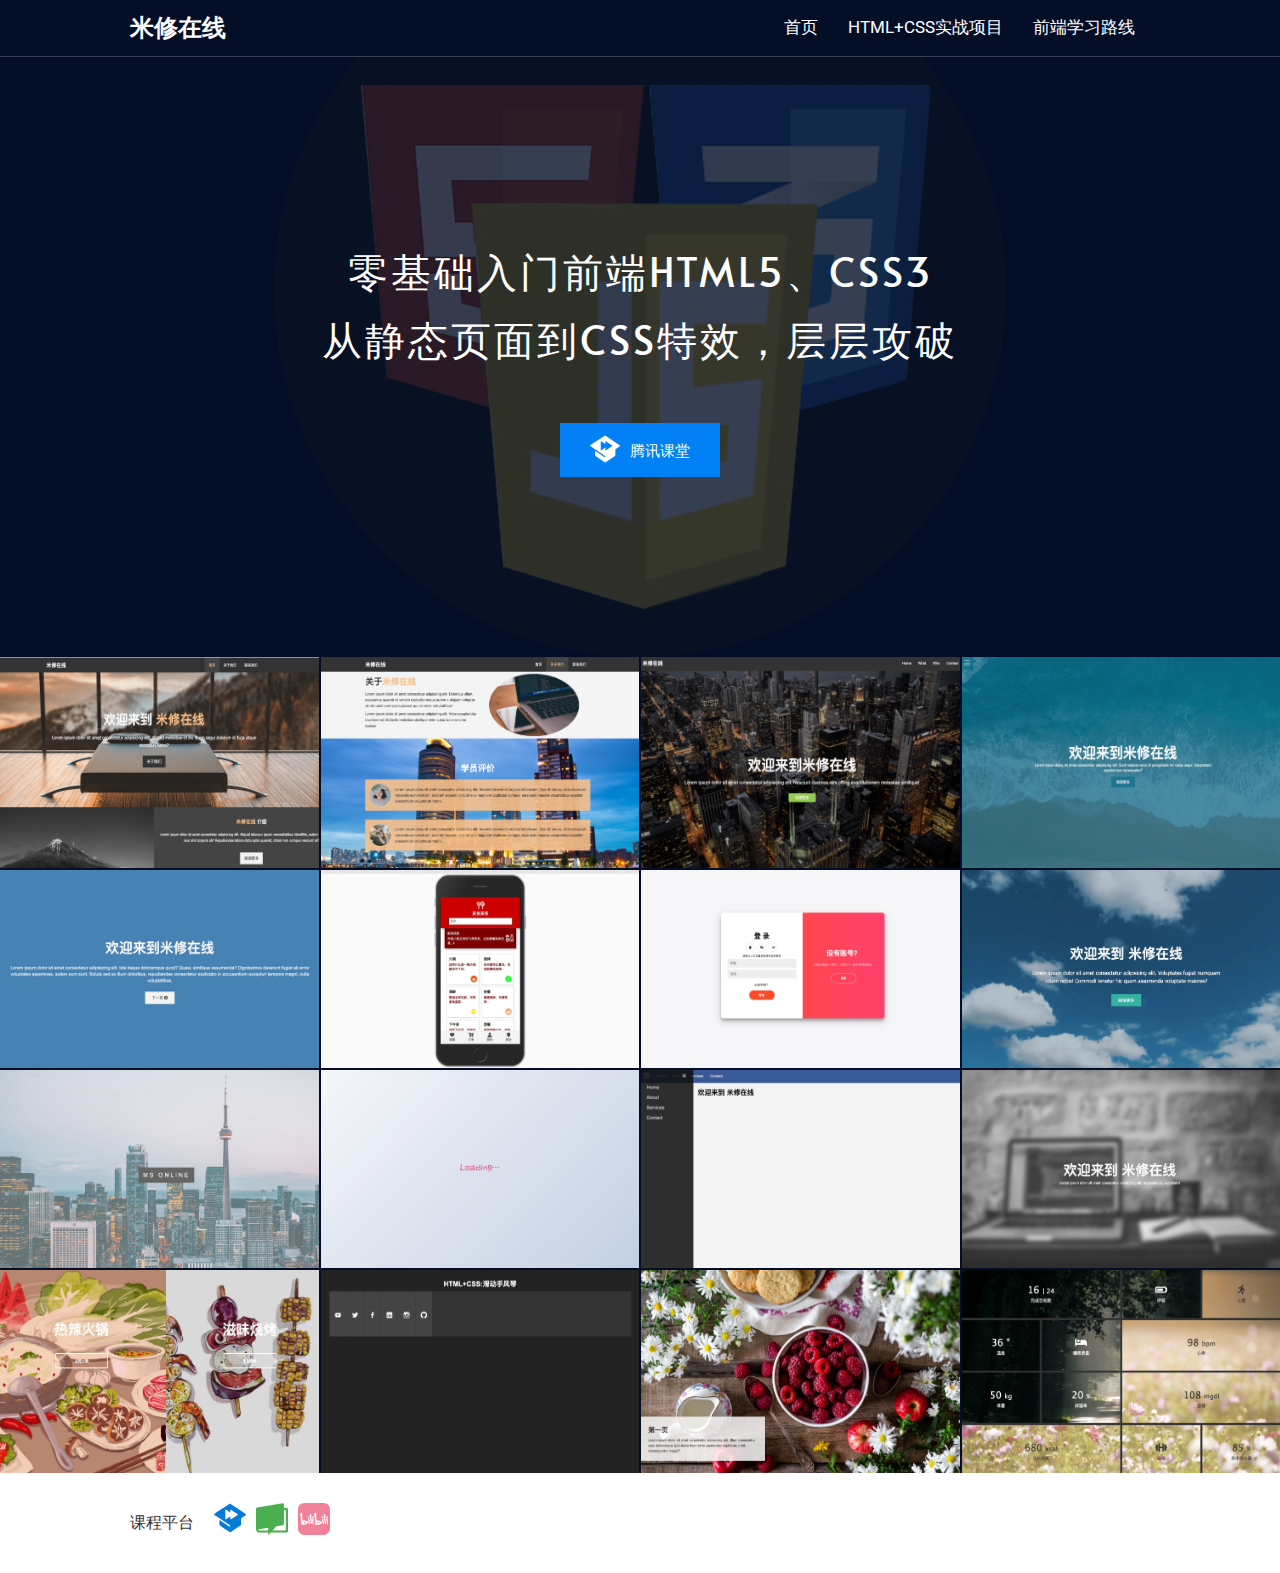
<file: index.html>
<!DOCTYPE html>
<html lang="en">
  <head>
    <meta charset="UTF-8" />
    <meta name="viewport" content="width=device-width, initial-scale=1.0" />
    <meta http-equiv="X-UA-Compatible" content="ie=edge" />
    <link
      href="https://fonts.googleapis.com/css?family=Alata%7CRoboto&display=swap"
      rel="stylesheet"
    />
    <script src="js/3da1a747b2.js" crossorigin="anonymous"></script>
    <link rel="stylesheet" href="css/style.css" />
    <title>米修在线HTML&CSS实战项目展示</title>
  </head>
  <body>
    <nav class="main-nav">
      <div class="container">
        <h2>米修在线</h2>
        <ul>
          <li><a href="/">首页</a></li>
          <li><a href="#projects">HTML+CSS实战项目</a></li>
          <li><a href="/route" target="_blank">前端学习路线</a></li>
        </ul>
      </div>
    </nav>

    <header class="showcase bg-primary">
      <div class="container">
        <!-- <h2>20 + 原生Javascript实战项目</h2> -->
        <h1>零基础入门前端HTML5、CSS3</h1>
        <h1>从静态页面到CSS特效，层层攻破
        </h1>
        <a
          class="btn btn-img"
          href="https://imissu.ke.qq.com/?tuin=c9304a42"
          target="_blank"
          ><img src="images/tex.png" /><span>腾讯课堂</span></a
        >
      </div>
    </header>

    <section id="projects" class="projects">
      <div>
        <img src="images/1.png" alt />
        <div class="content">
          <h4>米修在线静态页面</h4>
          <p>HTMl+CSS</p>
          <a href="/projects/mywebsite" target="_blank" class="btn btn-primary"
            >查看效果</a
          >
        </div>
      </div>
      <div>
        <img src="images/2.png" alt />
        <div class="content">
          <h4>米修在线-响应式布局</h4>
          <p>响应式</p>
          <a
            href="/projects/mywebsite-responsive"
            target="_blank"
            class="btn btn-primary"
            >查看效果</a
          >
        </div>
      </div>
      <div>
        <img src="images/3.png" alt />
        <div class="content">
          <h4>米修在线-弹性布局</h4>
          <p>flex box</p>
          <a
            href="/projects/msonline-website"
            target="_blank"
            class="btn btn-primary"
            >查看效果</a
          >
        </div>
      </div>
      <div>
        <img src="images/4.png" alt />
        <div class="content">
          <h4>面包片导航</h4>
          <p>动画&变换</p>
          <a
            href="projects/hamburger-menu-overlay"
            target="_blank"
            class="btn btn-primary"
            >查看效果</a
          >
        </div>
      </div>
      <div>
        <img src="images/5.png" alt />
        <div class="content">
          <h4>演示文稿ppt</h4>
          <p>CSS自定义属性</p>
          <a
            href="/projects/presentation-website"
            target="_blank"
            class="btn btn-primary"
            >查看效果</a
          >
        </div>
      </div>
      <div>
        <img src="images/6.png" alt />
        <div class="content">
          <h4>移动端布局实战</h4>
          <p>网格布局&弹性布局&动画</p>
          <a
            href="/projects/beauty-food"
            target="_blank"
            class="btn btn-primary"
            >查看效果</a
          >
        </div>
      </div>
      <div>
        <img src="images/7.png" alt />
        <div class="content">
          <h4>滑动登陆注册</h4>
          <p>CSS&过渡&变换</p>
          <a
            href="/projects/sliding-sign-in-sign-up"
            target="_blank"
            class="btn btn-primary"
            >查看效果</a
          >
        </div>
      </div>
      <div>
        <img src="images/8.png" alt />
        <div class="content">
          <h4>视频背景页面</h4>
          <p>video & CSS</p>
          <a
            href="/projects/fullscreen-video-background"
            target="_blank"
            class="btn btn-primary"
            >查看效果</a
          >
        </div>
      </div>
      <div>
        <img src="images/9.png" alt />
        <div class="content">
          <h4>视差滚动页</h4>
          <p>背景固定&CSS</p>
          <a
            href="/projects/Parallax-website"
            target="_blank"
            class="btn btn-primary"
            >查看效果</a
          >
        </div>
      </div>
      <div>
        <img src="images/10.png" alt />
        <div class="content">
          <h4>快速制作加载动画</h4>
          <p>动画&变换&过渡</p>
          <a
            href="/projects/quick&easy-css-loaders"
            target="_blank"
            class="btn btn-primary"
            >查看效果</a
          >
        </div>
      </div>
      <div>
        <img src="images/11.png" alt />
        <div class="content">
          <h4>响应式折叠侧边栏</h4>
          <p>响应式&动画&过渡</p>
          <a
            href="/projects/Responsive-HTML&CSS-Side-Menu/"
            target="_blank"
            class="btn btn-primary"
            >查看效果</a
          >
        </div>
      </div>
      <div>
        <img src="images/12.png" alt />
        <div class="content">
          <h4>模糊切换页面</h4>
          <p>CSS伪类</p>
          <a
            href="/projects/Blur-Effect-Page/"
            target="_blank"
            class="btn btn-primary"
            >查看效果</a
          >
        </div>
      </div>
      <div>
        <img src="images/13.png" alt />
        <div class="content">
          <h4>分割登陆页</h4>
          <p>CSS伪类&动画&过渡</p>
          <a
            href="/projects/Split-Landing-Page/"
            target="_blank"
            class="btn btn-primary"
            >查看效果</a
          >
        </div>
      </div>
      <div>
        <img src="images/14.png" alt />
        <div class="content">
          <h4>滑动手风琴</h4>
          <p>HTML&CSS&伪元素</p>
          <a
            href="/projects/accordion-slider"
            target="_blank"
            class="btn btn-primary"
            >查看效果</a
          >
        </div>
      </div>
      <div>
        <img src="images/15.png" alt />
        <div class="content">
          <h4>全屏轮播图</h4>
          <p>HTML&CSS&JS</p>
          <a
            href="/projects/Fullscren-Responsive-Image-Slider/"
            target="_blank"
            class="btn btn-primary"
            >查看效果</a
          >
        </div>
      </div>
      <div>
        <img src="images/16.png" alt />
        <div class="content">
          <h4>健康仪表盘</h4>
          <p>背景固定&网格布局</p>
          <a
            href="/projects/health-panel"
            target="_blank"
            class="btn btn-primary"
            >查看效果</a
          >
        </div>
      </div>
      </div>
    </section>

    <footer class="main-footer bg-white">
      <div class="container">
        <div class="social">
          <p>课程平台</p>
          <a href="https://imissu.ke.qq.com" target="_blank">
            <!-- <img src="/images/tex.png" alt="" /> -->
            <svg
              t="1599636150393"
              class="icon"
              viewBox="0 0 1024 1024"
              version="1.1"
              xmlns="http://www.w3.org/2000/svg"
              p-id="1927"
              width="32"
              height="32"
            >
              <path
                d="M1011.277 349.338c-121.78-82.356-243.559-164.685-365.261-247.066-35.814-24.243-71.475-48.742-107.264-73.011-8.422-5.709-17.792-7.603-27.98-5.709-7.988 1.485-14.362 6.067-20.89 10.291-90.65 58.752-181.274 117.555-271.898 176.333-67.66 43.853-135.322 87.706-202.957 131.61-14.976 9.728-15.488 25.907-1.28 36.736 1.383 1.075 2.842 2.048 4.301 3.046 160.333 109.107 320.358 218.624 481.69 326.22 12.62 8.398 21.606 16.794 17.587 33.153v14.105c0 3.738-0.973 7.04-4.634 8.807-3.61 1.766-6.63 0.384-9.753-1.715-99.354-67.252-198.759-134.477-298.112-201.677a75.93 75.93 0 0 0-13.287-7.424c-9.958-4.147-18.739 1.664-18.739 12.441-0.026 38.016-0.026 76.007 0.026 113.997 0 3.328 0.128 6.656 0.537 9.959 1.997 16.435 12.493 26.598 25.447 35.379 99.814 67.635 199.475 135.424 299.264 203.136a34.483 34.483 0 0 0 38.732-0.026l307.84-206.105c15.386-10.266 22.99-24.192 22.938-42.932-0.282-61.132-0.051-122.214-0.205-183.347-0.025-4.198 1.255-6.605 4.71-9.037 46.49-32.512 92.929-65.203 139.29-97.92 16.87-11.904 16.768-27.801-0.102-39.244z m-259.584 30.924C683.059 427.264 614.4 474.19 545.766 521.19c-5.094 3.508-10.163 5.018-15.872 1.818-5.401-3.046-6.912-7.962-6.886-13.9 0.128-25.268 0.051-50.56 0.051-75.802v-7.04l-64.563 44.16c-23.757 16.23-47.54 32.384-71.245 48.69-5.299 3.662-10.521 6.298-16.845 2.945-6.272-3.303-7.27-8.96-7.27-15.463 0.102-92.083 0.051-184.14 0.077-276.224 0-2.918-0.103-5.836 0.793-8.73 2.51-8.37 10.701-12.236 18.586-8.524 2.458 1.152 4.787 2.611 7.066 4.122 42.598 28.902 85.145 57.856 127.718 86.81l5.683 3.711v-6.349c0-24.294 0.077-48.588-0.051-72.857-0.026-6.349 1.357-11.725 7.296-14.925 5.709-3.072 10.829-1.254 15.872 2.202 68.557 46.72 137.216 93.363 205.798 140.108 10.19 6.964 10.061 17.28-0.281 24.32z"
                fill="#047BDB"
                p-id="1928"
              ></path>
            </svg>
          </a>
          <a href=" http://study.163.com/u/imissu" target="_blank">
            <svg
              t="1599636245273"
              class="icon"
              viewBox="0 0 1039 1024"
              version="1.1"
              xmlns="http://www.w3.org/2000/svg"
              p-id="2709"
              width="32"
              height="32"
            >
              <path
                d="M996.039355 950.163496H477.220662c-32.280243 34.957768-56.43152 61.047573-59.526739 64.260603-10.388798 10.710101-21.420201 14.672838-21.420201 0v-64.260603H74.970704a42.840402 42.840402 0 0 1-9.285657-1.071011l-1.424443 1.071011-1.477994-1.970659A42.701171 42.701171 0 0 1 32.130302 907.323093l-32.130302-42.840402V183.630886a47.467166 47.467166 0 0 1 38.556362-45.100233L867.77519 0.713078a31.873259 31.873259 0 0 1 38.556362 32.280244v124.62273H996.039355a42.840402 42.840402 0 0 1 42.840402 42.840402v706.866639a42.840402 42.840402 0 0 1-42.840402 42.840403z m-931.778751-96.390906l16.911248 22.544762a58.305788 58.305788 0 0 0 20.574104 9.58554H396.273722v-91.121536L62.182844 850.313228z m905.003499-610.475733a21.420201 21.420201 0 0 0-21.420201-21.420201h-41.49093v449.438661a47.467166 47.467166 0 0 1-38.556362 45.100233l-206.704941 34.358003-124.56918 135.129339h411.267862a21.420201 21.420201 0 0 0 21.420202-21.420201v-621.185834z"
                fill="#49AF4F"
                p-id="2710"
              ></path>
            </svg>
          </a>
          <a href="https://space.bilibili.com/389008815" target="_blank">
            <svg
              t="1599636276699"
              class="icon"
              viewBox="0 0 1024 1024"
              version="1.1"
              xmlns="http://www.w3.org/2000/svg"
              p-id="3470"
              width="32"
              height="32"
            >
              <path
                d="M204.8 0h614.4c113.11104 0 204.8 91.68896 204.8 204.8v614.4c0 113.11104-91.68896 204.8-204.8 204.8H204.8C91.68896 1024 0 932.31104 0 819.2V204.8C0 91.68896 91.68896 0 204.8 0z m104.47872 595.2c-13.11744-9.9328-27.92448-16.896-43.1616-23.01952-31.09888-12.24704-63.67232-16.68096-96.88064-15.83104-7.8336 0-15.65696 0.63488-23.69536 1.05472 0-0.63488-0.63488-1.47456-0.63488-2.52928-2.11968-23.6544-4.6592-47.29856-6.3488-70.52288-1.47456-19.42528-2.10944-38.85056-2.53952-58.2656-0.63488-37.376-0.63488-74.53696-0.63488-111.90272 0-8.86784-0.63488-7.81312-7.40352-4.864-20.9408 8.448-41.6768 16.6912-62.6176 24.70912-0.63488 0.63488-1.6896 2.74432-1.26976 3.7888 6.3488 23.6544 11.008 47.93344 14.1824 72.00768 3.1744 20.89984 5.91872 41.1648 8.87808 61.6448 2.53952 17.95072 4.22912 35.8912 6.3488 54.05696 2.11968 18.36032 4.6592 36.73088 6.76864 55.31648 2.11968 17.73568 4.22912 34.83648 6.3488 52.57216 1.47456 12.66688 2.74432 25.11872 3.80928 37.7856 0.63488 9.9328 1.47456 19.84512 1.6896 29.34784 0 2.10944 0.63488 3.1744 2.75456 3.1744 4.64896 0 8.87808 0.62464 13.32224 0 21.57568-2.11968 43.15136-3.59424 64.3072-6.7584 16.2816-2.53952 32.1536-6.33856 47.81056-11.61216 22.2208-7.39328 41.24672-20.06016 59.65824-34.63168 7.82336-5.90848 14.17216-13.08672 16.91648-22.1696 5.92896-14.99136 3.3792-25.11872-7.60832-33.35168z m133.66272 16.0768c-1.10592-12.1856-2.2016-24.9856-3.74784-37.1712-1.536-16.7936-3.29728-33.5872-4.83328-50.59584-1.536-15.53408-2.2016-30.86336-3.30752-46.40768-1.536-21.41184-3.29728-42.83392-4.84352-64.256l-3.29728-47.45216c-0.44032-5.87776-2.8672-7.34208-9.23648-6.92224a834.6624 834.6624 0 0 1-22.8864 1.46432c-6.6048 0.63488-13.2096 1.47456-19.58912 2.0992 19.80416 100.37248 28.61056 200.94976 38.95296 300.68736 12.10368 1.05472 23.10144 1.67936 34.54976 2.73408 2.2016 0.4096 3.29728 0 3.29728-2.0992l-1.09568-11.55072c-0.88064-13.86496-2.42688-27.29984-3.96288-40.52992z m-64.8192 10.2912c-1.36192-12.4928-2.53952-24.7808-3.91168-37.26336-1.36192-14.15168-2.53952-28.5184-4.3008-42.67008-0.98304-8.74496-2.3552-17.07008-3.52256-25.3952-0.38912-3.13344-2.3552-4.58752-5.4784-4.16768-5.48864 0.6144-11.35616 0.6144-17.02912 1.45408-7.8336 1.04448-15.6672 2.49856-23.87968 3.54304 9.68704 53.82144 19.6096 107.60192 29.7472 161.3312 11.74528-1.66912 22.89664-3.1232 34.2528-4.57728-0.38912-4.16768-0.98304-8.32512-1.37216-12.0832-1.56672-13.73184-3.13344-27.05408-4.5056-40.17152zM498.7904 673.3824c-0.4096-20.85888-1.024-41.08288-1.44384-61.94176-0.4096-25.7024 0-51.8144 0-77.5168 0-5.69344-0.4096-10.9568-0.6144-16.65024 0-2.52928-1.46432-4.62848-4.15744-4.62848A838.16448 838.16448 0 0 0 460.02176 512c-4.1472 0-7.8848 0.63488-12.02176 1.47456 0.4096 1.47456 0.4096 2.52928 0.4096 3.584 1.45408 17.69472 3.11296 35.1744 4.56704 52.44928 1.45408 16.85504 3.10272 34.12992 4.5568 50.98496 1.65888 18.3296 3.11296 36.6592 4.77184 54.9888 0 1.04448 1.65888 2.73408 2.69312 2.73408 10.98752 0.4096 22.58944 0 34.2016 0-0.4096-2.32448-0.4096-3.7888-0.4096-4.84352zM358.4 484.7104c-1.792-20.0704-3.2256-39.07584-4.83328-58.51136-0.3584-2.52928-1.24928-3.79904-3.04128-3.79904-5.7344 0-11.64288 0-17.72544 0.41984 2.32448 21.54496 4.47488 42.25024 6.79936 63.58016 6.62528-0.63488 12.53376-0.84992 18.80064-1.6896z m153.6 10.17856v-54.7328c0-3.88096-1.6384-4.95616-5.1712-4.95616H486.4v62.9248c8.92928 0.43008 17.37728 0.64512 25.6 1.0752v-4.3008z m-179.2 1.37216v-4.1984c-0.95232-10.89536-2.29376-21.38112-3.24608-32.28672-0.57344-6.912-1.3312-13.6192-1.91488-20.75648-0.37888-1.67936 0.38912-4.1984-2.29376-3.76832-6.11328 0.62464-12.032 2.08896-18.14528 2.72384 3.44064 20.75648 6.68672 40.88832 10.12736 61.22496l15.47264-2.93888z m140.8 1.4336v-32.53248c0-8.56064-0.48128-17.55136 0-26.112 0-3.20512-1.19808-3.85024-4.3008-3.85024h-21.2992c1.91488 22.26176 3.584 43.23328 5.49888 64 6.46144-0.43008 12.92288-0.86016 20.10112-1.49504z m283.74016 97.65888c-13.1072-9.9328-27.91424-16.896-43.14112-23.02976-31.08864-12.24704-63.66208-16.6912-96.86016-15.84128-7.82336 0-15.64672 0.63488-23.68512 1.05472 0-0.63488-0.63488-1.47456-0.63488-2.53952-2.10944-23.6544-4.64896-47.3088-6.3488-70.5536-1.47456-19.43552-2.10944-38.87104-2.52928-58.29632-0.63488-37.39648-0.63488-74.57792-0.63488-111.96416 0-8.86784-0.63488-7.81312-7.40352-4.85376-20.93056 8.448-41.65632 16.6912-62.59712 24.70912-0.63488 0.41984-1.6896 2.53952-1.47456 3.584a563.07712 563.07712 0 0 1 14.16192 72.0384c3.1744 20.92032 5.92896 41.19552 8.88832 61.68576 2.53952 17.96096 4.22912 35.91168 6.3488 54.07744 2.10944 18.3808 4.64896 36.7616 6.7584 55.3472 2.11968 17.74592 4.22912 34.85696 6.3488 52.60288 1.47456 12.67712 2.74432 25.1392 3.79904 37.81632 0.63488 9.9328 1.4848 19.85536 1.69984 29.35808 0 2.10944 0.63488 3.1744 2.74432 3.1744 4.64896 0 8.87808 0.62464 13.32224 0 21.57568-2.11968 43.14112-3.59424 64.28672-6.7584a286.6176 286.6176 0 0 0 47.79008-11.6224c22.21056-7.39328 41.24672-20.0704 59.63776-34.64192 7.82336-5.91872 14.17216-13.1072 16.91648-22.19008 6.144-14.78656 3.59424-24.92416-7.39328-33.15712z m133.60128 15.9232c-1.10592-12.1856-2.2016-24.9856-3.74784-37.1712-1.536-16.7936-3.29728-33.5872-4.83328-50.59584-1.536-15.53408-2.2016-30.86336-3.30752-46.40768-1.536-21.41184-3.29728-42.83392-4.84352-64.256l-3.29728-47.45216c-0.44032-5.87776-2.8672-7.34208-9.23648-6.92224-7.71072 0.62464-15.18592 1.04448-22.8864 1.46432-6.6048 0.63488-13.2096 1.47456-19.58912 2.0992 19.80416 100.37248 28.61056 200.94976 38.95296 300.68736 12.10368 1.05472 23.10144 1.67936 34.54976 2.73408 2.2016 0.4096 3.29728 0 3.29728-2.0992l-1.09568-11.55072c-0.88064-13.86496-2.42688-27.29984-3.96288-40.52992z m-64.8192 10.2912c-1.36192-12.4928-2.53952-24.7808-3.91168-37.26336-1.36192-14.15168-2.53952-28.5184-4.3008-42.67008-0.98304-8.74496-2.3552-17.07008-3.52256-25.3952-0.38912-3.13344-2.3552-4.58752-5.4784-4.16768-5.48864 0.6144-11.35616 0.6144-17.02912 1.45408-7.8336 1.04448-15.6672 2.49856-23.87968 3.54304 9.68704 53.82144 19.6096 107.60192 29.7472 161.3312a2574.848 2574.848 0 0 1 34.2528-4.57728c-0.38912-4.16768-0.98304-8.32512-1.37216-12.0832-1.56672-13.73184-3.13344-27.05408-4.5056-40.17152zM959.5904 673.3824c-0.4096-20.85888-1.024-41.08288-1.44384-61.94176-0.4096-25.7024 0-51.8144 0-77.5168 0-5.69344-0.4096-10.9568-0.6144-16.65024 0-2.52928-1.46432-4.62848-4.15744-4.62848A838.18496 838.18496 0 0 0 920.82176 512c-4.1472 0-7.8848 0.63488-12.02176 1.47456 0.4096 1.47456 0.4096 2.52928 0.4096 3.584 1.45408 17.69472 3.11296 35.1744 4.56704 52.44928 1.45408 16.85504 3.10272 34.12992 4.5568 50.98496 1.65888 18.3296 3.11296 36.6592 4.77184 54.9888 0 1.04448 1.65888 2.73408 2.69312 2.73408 10.98752 0.4096 22.58944 0 34.2016 0-0.4096-2.32448-0.4096-3.7888-0.4096-4.84352zM806.4 484.7104c-1.792-20.0704-3.2256-39.07584-4.83328-58.51136-0.3584-2.52928-1.24928-3.79904-3.04128-3.79904-5.7344 0-11.64288 0-17.72544 0.41984 2.32448 21.54496 4.47488 42.25024 6.79936 63.58016 6.62528-0.63488 12.53376-0.84992 18.80064-1.6896z m153.6 10.17856v-54.7328c0-3.88096-1.6384-4.95616-5.1712-4.95616H934.4v62.9248c8.92928 0.43008 17.37728 0.64512 25.6 1.0752v-4.3008z m-179.2 1.37216v-4.1984c-0.95232-10.89536-2.29376-21.38112-3.24608-32.28672-0.57344-6.912-1.3312-13.6192-1.91488-20.75648-0.37888-1.67936 0.38912-4.1984-2.29376-3.76832-6.11328 0.62464-12.032 2.08896-18.14528 2.72384 3.44064 20.75648 6.68672 40.88832 10.12736 61.22496l15.47264-2.93888z m153.6 1.4336v-32.53248c0-8.56064-0.48128-17.55136 0-26.112 0-3.20512-1.19808-3.85024-4.3008-3.85024h-21.2992c1.91488 22.26176 3.584 43.23328 5.49888 64 6.46144-0.43008 12.92288-0.86016 20.10112-1.49504z"
                fill="#F08198"
                p-id="3471"
              ></path>
              <path
                d="M193.49504 668.16c-3.06176-21.79072-6.11328-42.98752-9.17504-64 11.81696 2.52928 61.55264 21.4016 64 24.32-18.13504 13.02528-36.07552 26.25536-54.82496 39.68zM633.81504 668.16A12622.848 12622.848 0 0 0 624.64 604.16c11.81696 2.52928 61.55264 21.4016 64 24.32-18.14528 13.02528-36.07552 26.25536-54.82496 39.68z"
                fill="#F08198"
                p-id="3472"
              ></path>
            </svg>
          </a>
        </div>
      </div>
    </footer>
  </body>
</html>
</file>
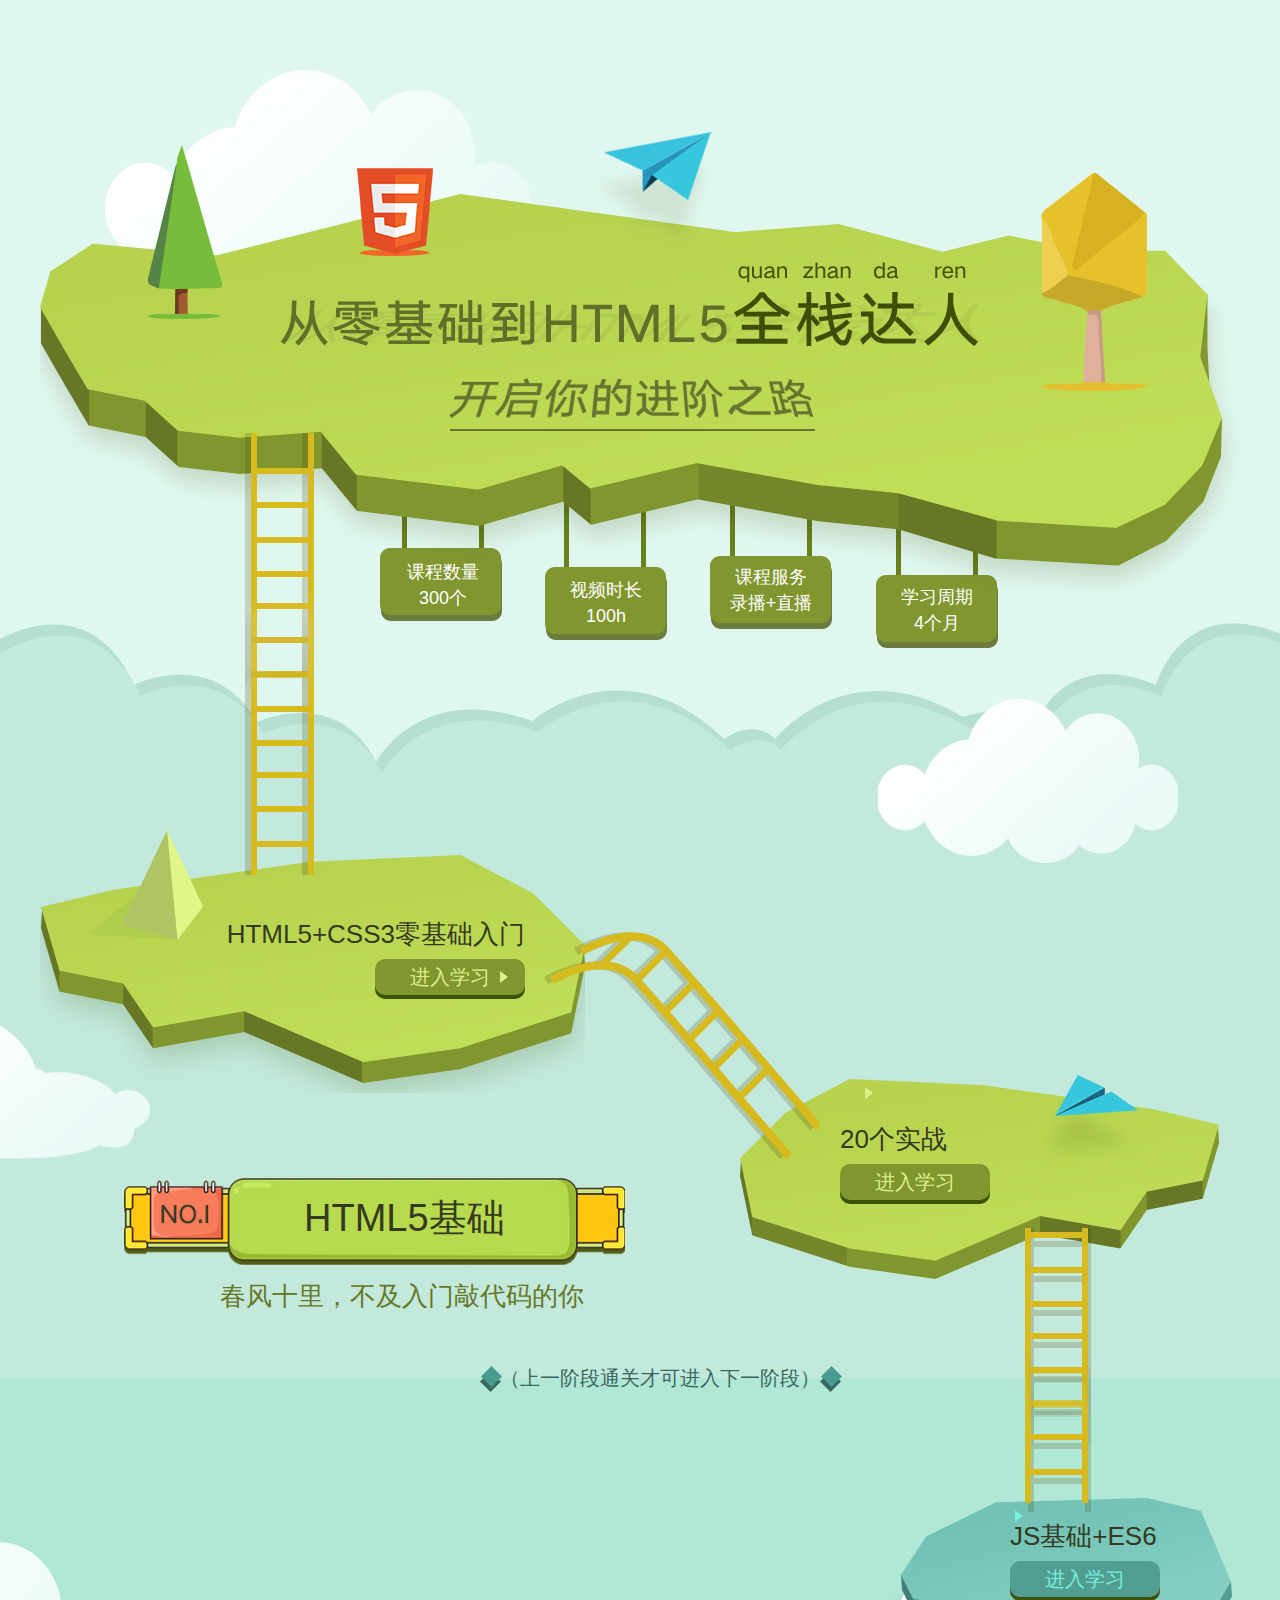
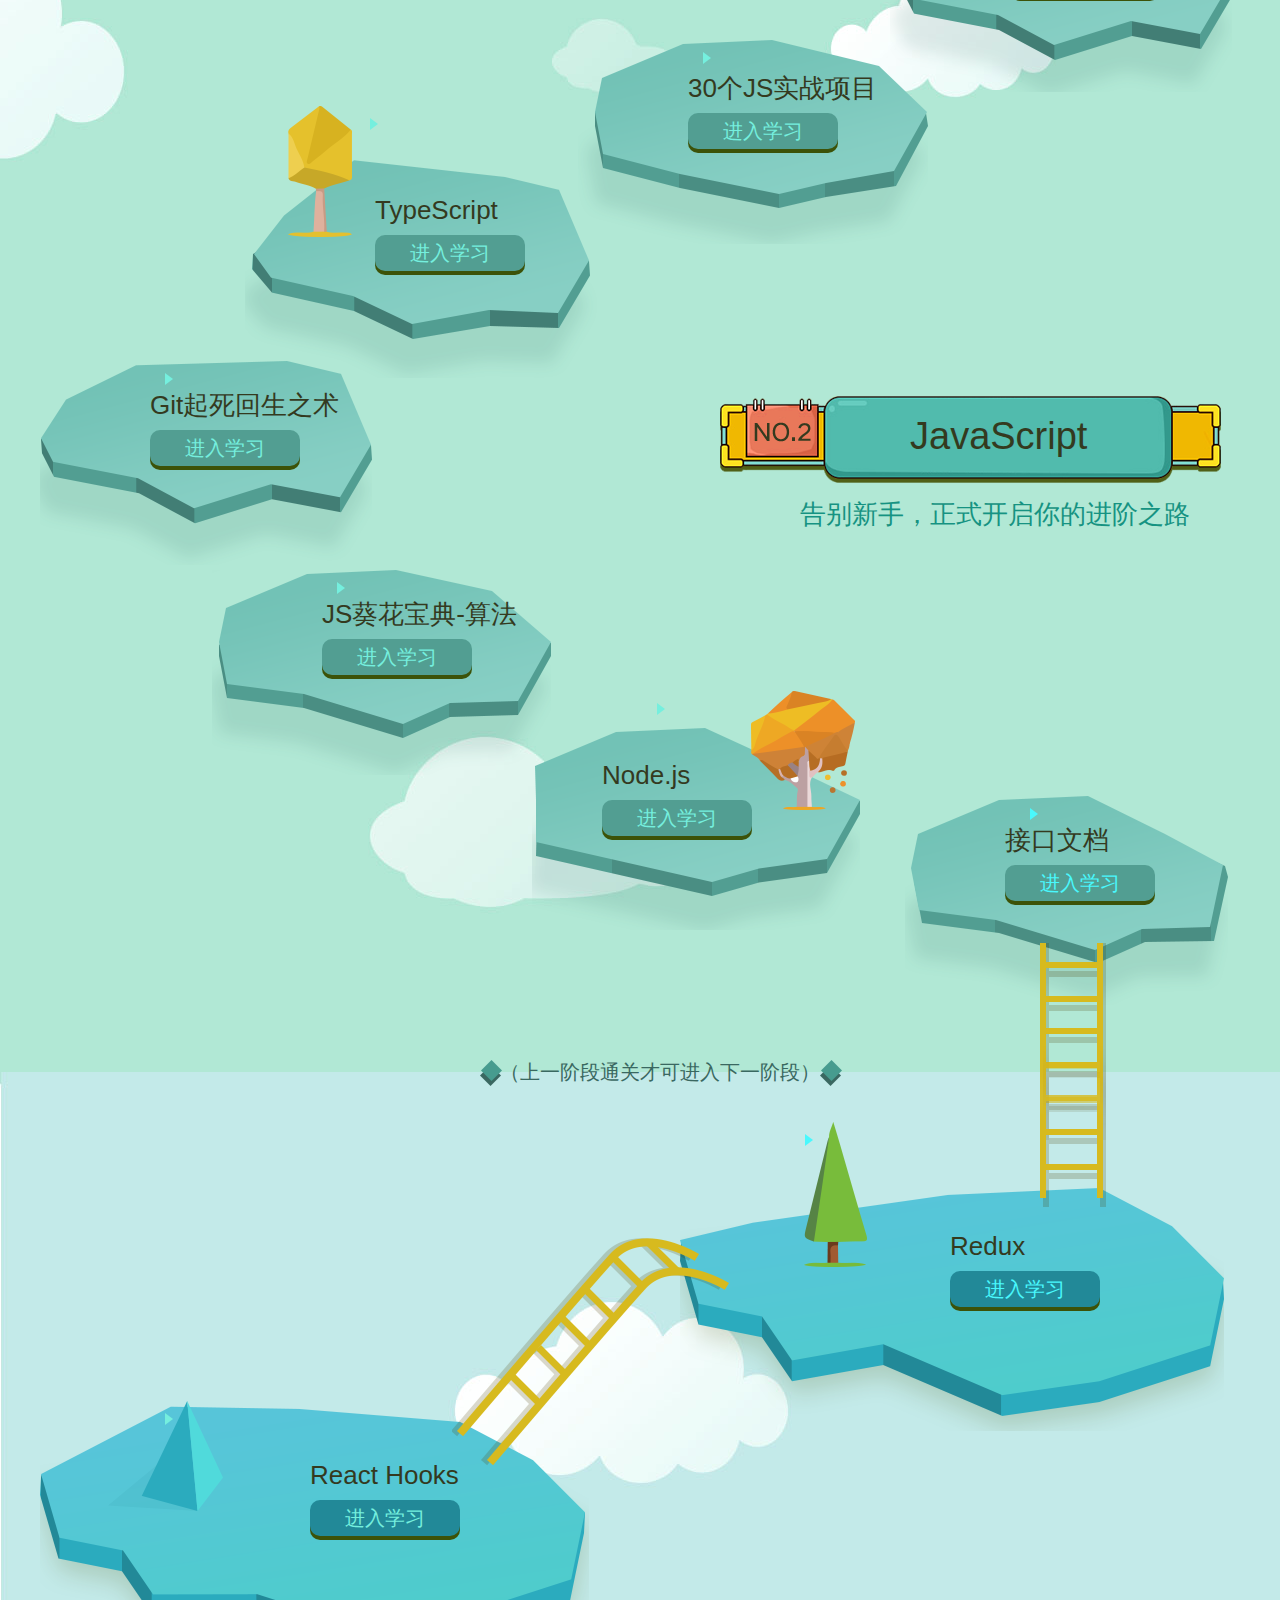
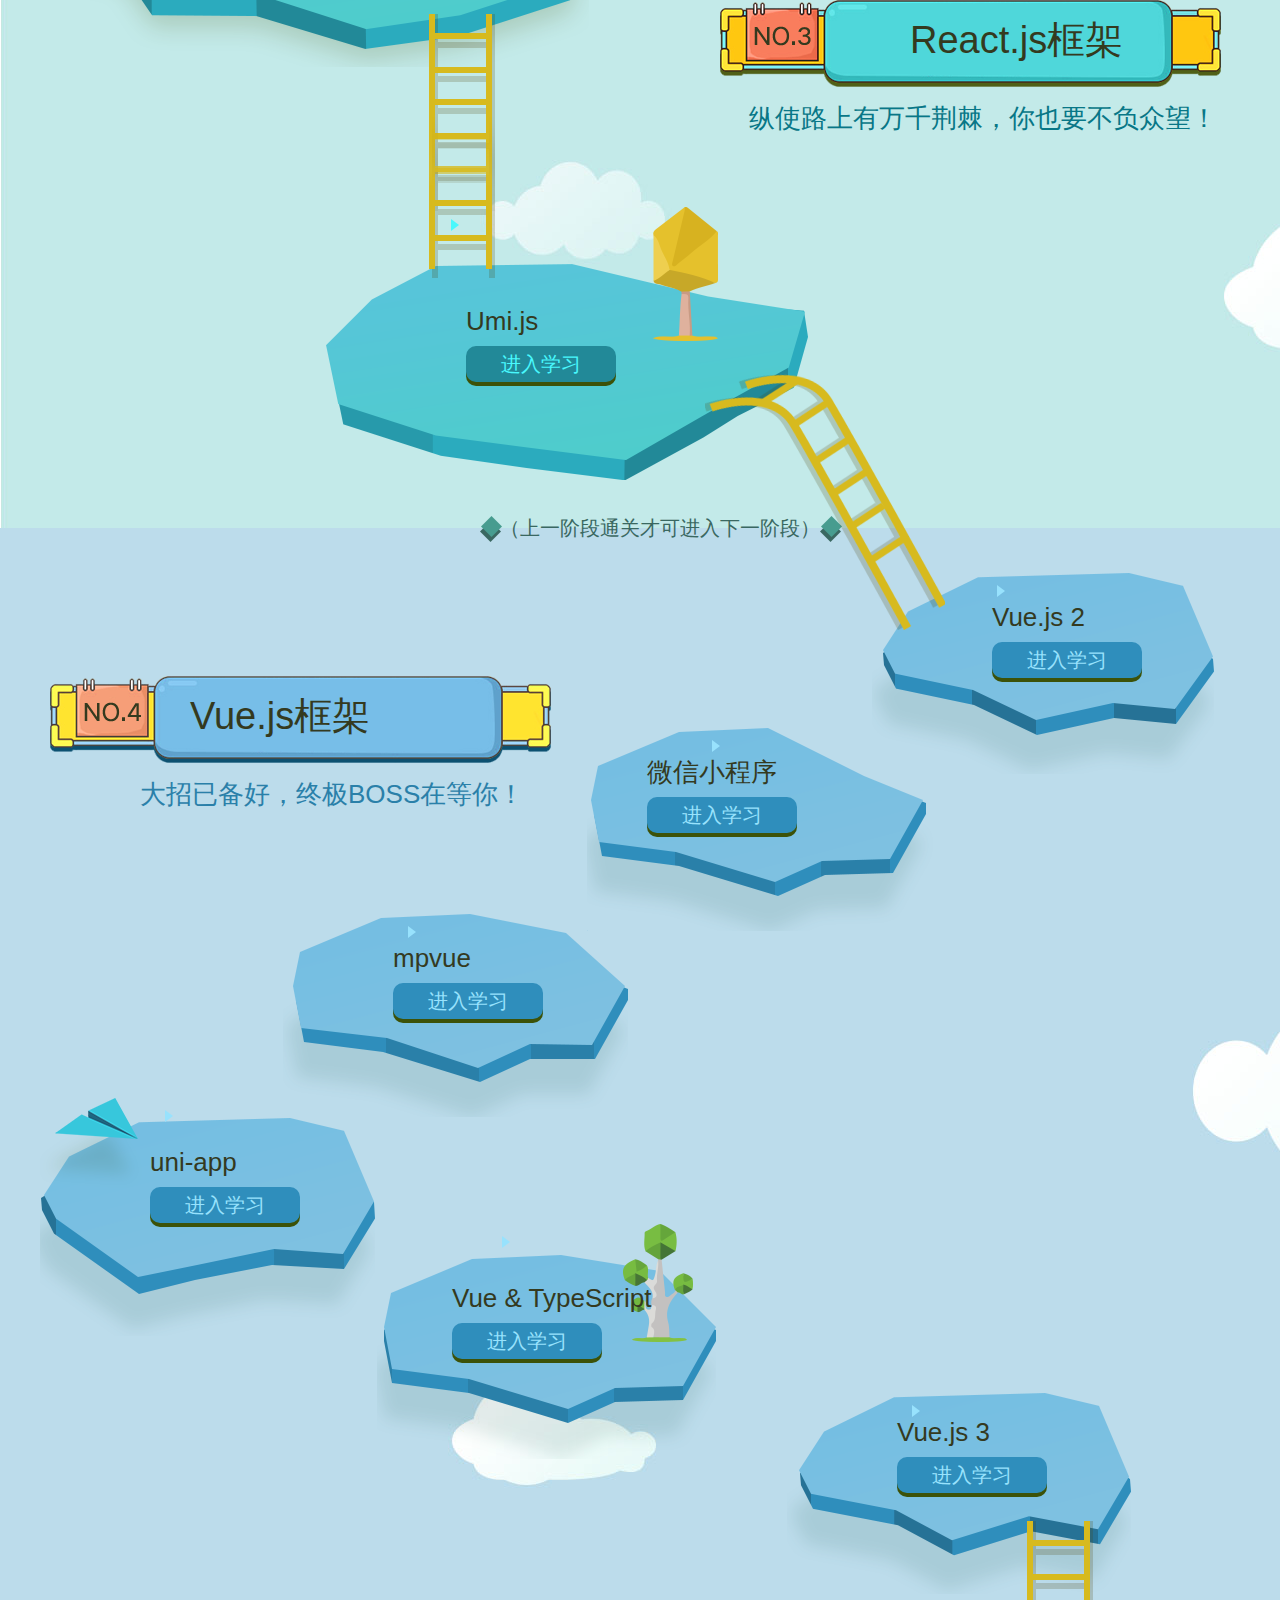
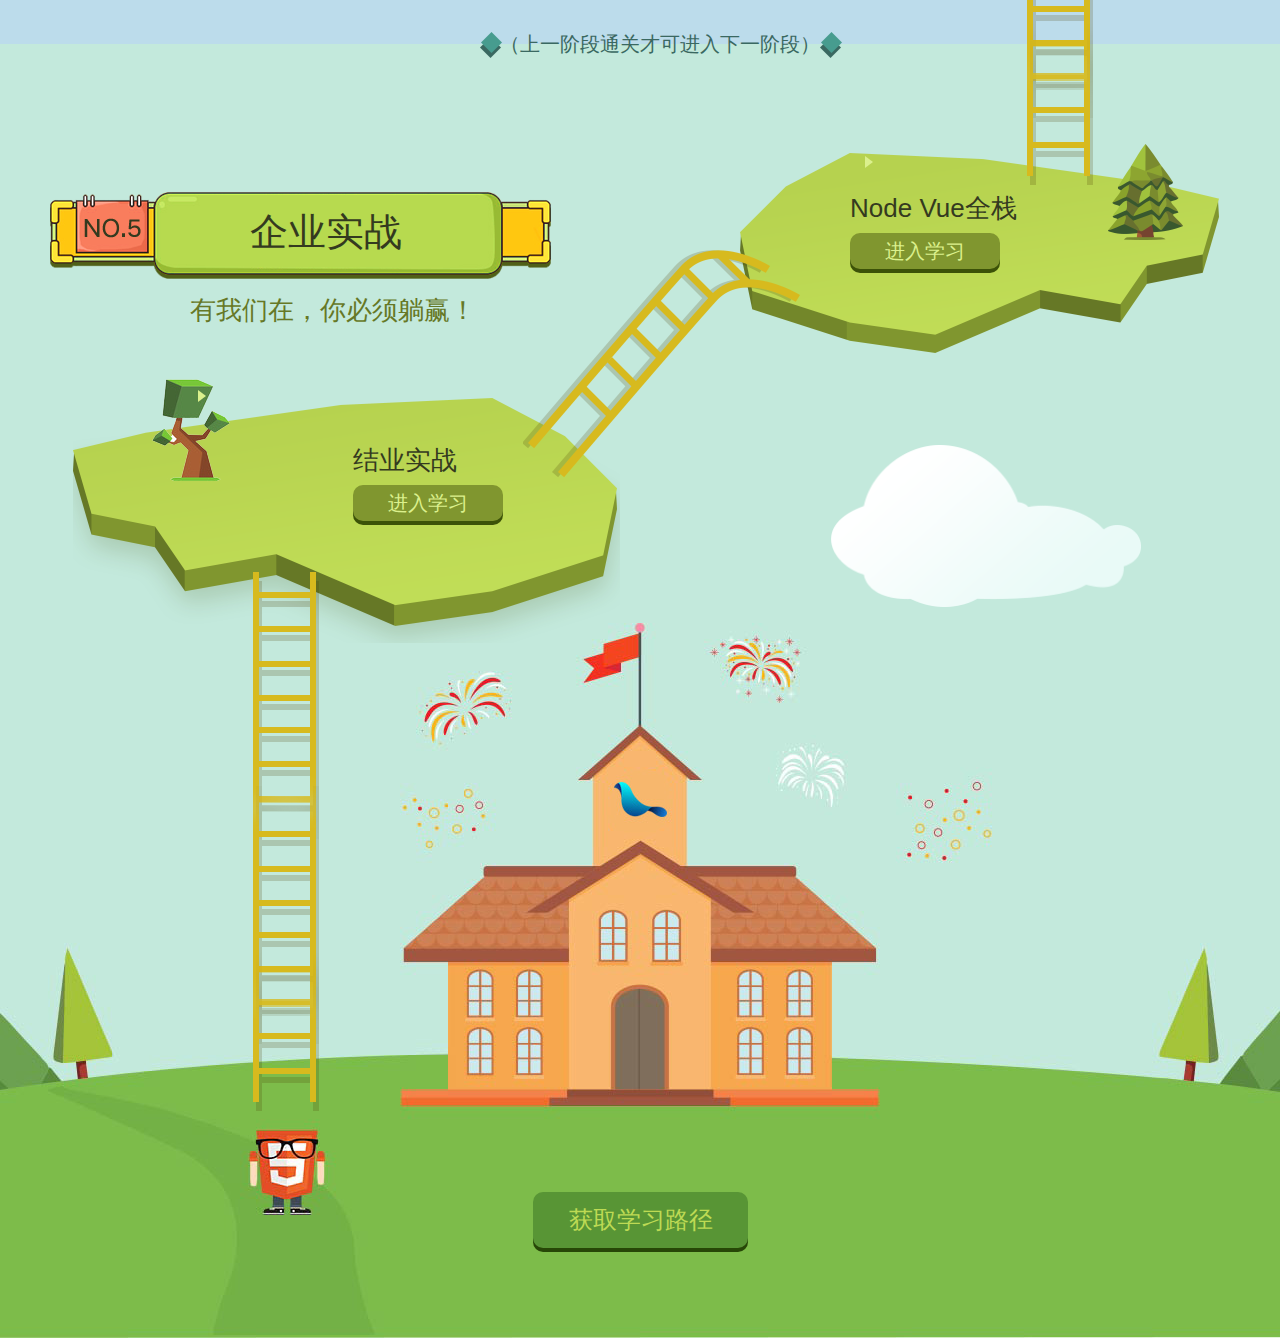
<file: route/index.html>
<!DOCTYPE html>
<!--[if lt IE 7]>
<html class="lt-ie9 lt-ie8 lt-ie7"> <![endif]-->
<!--[if IE 7]>
<html class="lt-ie9 lt-ie8"> <![endif]-->
<!--[if IE 8]>
<html class="lt-ie9"> <![endif]-->
<!--[if gt IE 8]><!-->
<html>
  <!--<![endif]-->
  <html lang="zh_CN" class>
    <head>
      <meta http-equiv="Content-Type" content="text/html; charset=UTF-8" />
      <meta http-equiv="X-UA-Compatible" content="IE=edge,Chrome=1" />
      <meta name="renderer" content="webkit" />
      <meta
        name="viewport"
        content="width=device-width,initial-scale=1.0,minimum-scale=1.0,maximum-scale=1.0,user-scalable=no"
      />
      <title>HTML5学习线路图-专业程序员培训课堂</title>
      <meta
        name="keywords"
        content="
HTML5全栈开发培训,Web开发,前端开发"
      />
      <meta
        name="description"
        content="米修在线程序员培训课堂为在线教育课程，依托多年成熟线上课程，推出在线智能化学习系统。课程全新优化，内容全面精深，顶尖讲师全程录播+直播授课。提供程序员HTML5全栈开发一系列线上IT学习服务，每年帮助上万名学习者成功就业。"
      />
      <meta
        content="-3ymws8K_-T6EFwtoOpL6DngdnbNs609q2GkxY2YVCA"
        name="csrf-token"
      />
      <meta content="0" name="is-login" />
      <meta content="1" name="is-open" />

      <!-- <link rel="icon" href="etc/missu.ico" type="image/x-icon" /> -->
      <!-- <link
        rel="shortcut icon"
        href="etc/missu.ico"
        type="image/x-icon"
        media="screen"
      /> -->

      <!--[if lt IE 9]>
        <script src="/static-dist/libs/html5shiv.js?version=8.0.22"></script>
        <script src="/static-dist/es5-shim/es5-shim.js?version=8.0.22"></script>
        <script src="/static-dist/es5-shim/es5-sham.js?version=8.0.22"></script>
      <![endif]-->

      <link href="css/vendor.css" rel="stylesheet" />
      <link href="css/app-bootstrap.css" rel="stylesheet" />
      <link href="css/main.css" rel="stylesheet" />

      <link href="css/main-blue.css" rel="stylesheet" />

      <link rel="stylesheet" href="css/map.css" />
      <link rel="stylesheet" href="css/animate.min.css" />
    </head>
    <body class="es-main-blue es-nav-default">
      <!--[if lt IE 9]>
        <script src="/static-dist/libs/fix-ie.js?version=8.0.22"></script>
        <style>
          .lt-ie9 {
            overflow: hidden;
          }
          .ie-mask {
            z-index: 999999;
            position: fixed;
            top: 0;
            right: 0;
            bottom: 0;
            left: 0;
            filter: alpha(opacity=50);
            opacity: 0.5;
            background: #000;
          }
          .ie-alert-wrap {
            position: absolute;
            z-index: 1000000;
            margin: -200px auto 0;
            top: 50%;
            left: 0;
            right: 0;
            text-align: center;
          }
          .ie-alert {
            width: 514px;
            height: 397px;
            margin: 0 auto;
          }
          .ie-alert__chrome,
          .ie-alert__firefox {
            position: absolute;
            z-index: 1000001;
            display: block;
            bottom: 48px;
            width: 60px;
            height: 80px;
          }
          .ie-alert__chrome {
            left: 50%;
            margin-left: -80px;
          }
          .ie-alert__firefox {
            right: 50%;
            margin-right: -80px;
          }
        </style>
        <div class="ie-mask"></div>
        <div class="ie-alert-wrap">
          <div
            class="ie-alert"
            style="
              background: url('/static-dist/app/img/browser/browser_update.png?version=8.0.22');
            "
          >
            <a
              href="http://www.baidu.com/s?wd=%E8%B0%B7%E6%AD%8C%E6%B5%8F%E8%A7%88%E5%99%A8"
              target="_blank"
              class="ie-alert__chrome"
            ></a>
            <a
              href="http://firefox.com.cn/download/"
              target="_blank"
              class="ie-alert__firefox"
            ></a>
          </div>
        </div>
      <![endif]-->

      <div class="es-wrap">
        <div class="header">
          <div class="header-map">
            <a
            
              target="_blank"
              class="classNum"
              >课程数量<br />300个</a
            >
            <a
              
              target="_blank"
              class="classTime"
              >视频时长<br />100h</a
            >
            <a
            
              target="_blank"
              class="classServe"
              >课程服务<br />录播+直播</a
            >
            <a

              target="_blank"
              class="classOver"
              >学习周期<br />4个月</a
            >
          </div>
        </div>
        <div class="map-ou1">
          <div class="container-map">
            <div class="maptitle1"><h2>HTML5基础</h2></div>
            <div class="maptitlesmall1">
              <p>春风十里，不及入门敲代码的你</p>
            </div>
            <div class="soller1 wow animated fadeIn" data-wow-delay=".2s"></div>
            <div class="island1 wow animated fadeIn" data-wow-delay=".4s">
              <h2>HTML5+CSS3零基础入门</h2>
              <a href="https://ke.qq.com/course/1968055?tuin=c9304a42" target="_blank" class="Mapanimate"
                >进入学习</a
              >
            </div>
            <div class="island2 wow animated fadeIn" data-wow-delay=".4s">
              <h2>20个实战</h2>
              <a href="https://ke.qq.com/course/1968055?tuin=c9304a42" target="_blank" class="Mapanimate"
                >进入学习</a
              >
            </div>
            <div class="soller2 wow animated fadeIn" data-wow-delay=".4s"></div>
            <div class="cloud1"></div>
            <div class="cloud2"></div>
            <div class="notitle1"><p>（上一阶段通关才可进入下一阶段）</p></div>
          </div>
        </div>
        <div class="map-ou2">
          <div class="container-map">
            <div class="maptitle2"><h2>JavaScript</h2></div>
            <div class="maptitlesmall2">
              <p>告别新手，正式开启你的进阶之路</p>
            </div>
            <div class="soller3 wow animated fadeIn" data-wow-delay=".4s"></div>
            <div class="island3 wow animated fadeIn" data-wow-delay=".4s">
              <h2>JS基础+ES6</h2>
              <a href="https://ke.qq.com/course/464526?tuin=c9304a42" target="_blank" class="Mapanimate"
                >进入学习</a
              >
            </div>
            <div class="dir1 wow animated fadeIn" data-wow-delay=".4s"></div>
            <div class="island4 wow animated fadeIn" data-wow-delay=".4s">
              <h2>30个JS实战项目</h2>
              <a href="https://ke.qq.com/course/1740943?tuin=c9304a42" target="_blank" class="Mapanimate"
                >进入学习</a
              >
            </div>
            <div class="dir2 wow animated fadeIn" data-wow-delay=".4s"></div>
            <div class="island5 wow animated fadeIn" data-wow-delay=".4s">
              <h2>TypeScript</h2>
              <a href="https://ke.qq.com/course/464466?tuin=c9304a42" target="_blank" class="Mapanimate"
                >进入学习</a
              >
            </div>
            <div class="dir3 wow animated fadeIn" data-wow-delay=".4s"></div>
            <div class="island6 wow animated fadeIn" data-wow-delay=".4s">
              <h2>Git起死回生之术</h2>
              <a href="https://ke.qq.com/course/579440?tuin=c9304a42" target="_blank" class="Mapanimate"
                >进入学习</a
              >
            </div>
            <div class="dir4 wow animated fadeIn" data-wow-delay=".4s"></div>
            <div class="island7 wow animated fadeIn" data-wow-delay=".4s">
              <h2>JS葵花宝典-算法</h2>
              <a href="https://ke.qq.com/course/2962159?tuin=c9304a42" target="_blank" class="Mapanimate"
                >进入学习</a
              >
            </div>
            <div class="dir5 wow animated fadeIn" data-wow-delay=".4s"></div>
            <div class="island8 wow animated fadeIn" data-wow-delay=".4s">
              <h2>Node.js</h2>
              <a href="https://ke.qq.com/course/2468298?tuin=c9304a42" target="_blank" class="Mapanimate"
                >进入学习</a
              >
            </div>
            <div class="dir6 wow animated fadeIn" data-wow-delay=".4s"></div>
            <div class="island9 wow animated fadeIn" data-wow-delay=".4s">
              <h2>接口文档</h2>
              <a href="https://ke.qq.com/course/2839695?tuin=c9304a42" target="_blank" class="Mapanimate"
                >进入学习</a
              >
            </div>
            <div class="soller4 wow animated fadeIn" data-wow-delay=".4s"></div>
            <div class="cloud1"></div>
            <div class="cloud2"></div>
            <div class="notitle2"><p>（上一阶段通关才可进入下一阶段）</p></div>
          </div>
        </div>
        <div class="map-ou3">
          <div class="container-map">
            <div class="maptitle3"><h2>React.js框架</h2></div>
            <div class="maptitlesmall3">
              <p>纵使路上有万千荆棘，你也要不负众望！</p>
            </div>
            <div class="island10 wow animated fadeIn" data-wow-delay=".4s">
              <h2>Redux</h2>
              <a href="https://ke.qq.com/course/464697?tuin=c9304a42" target="_blank" class="Mapanimate"
                >进入学习</a
              >
            </div>
            <div class="soller5 wow animated fadeIn" data-wow-delay=".4s"></div>
            <div class="island11 wow animated fadeIn" data-wow-delay=".4s">
              <h2>React Hooks</h2>
              <a href="https://ke.qq.com/course/464538?tuin=c9304a42" target="_blank" class="Mapanimate"
                >进入学习</a
              >
            </div>
            <div class="soller6 wow animated fadeIn" data-wow-delay=".4s"></div>
            <div class="island12 wow animated fadeIn" data-wow-delay=".4s">
              <h2>Umi.js</h2>
              <a href="https://ke.qq.com/course/2555454?tuin=c9304a42" target="_blank" class="Mapanimate"
                >进入学习</a
              >
            </div>
            <div class="soller7 wow animated fadeIn" data-wow-delay=".4s"></div>
            <div class="cloud2"></div>
            <div class="notitle3"><p>（上一阶段通关才可进入下一阶段）</p></div>
          </div>
        </div>
        <div class="map-ou4">
          <div class="container-map">
            <div class="maptitle4"><h2>Vue.js框架</h2></div>
            <div class="maptitlesmall4">
              <p>大招已备好，终极BOSS在等你！</p>
            </div>
            <div class="island13 wow animated fadeIn" data-wow-delay=".4s">
              <h2>Vue.js 2</h2>
              <a href="https://ke.qq.com/course/464544?tuin=c9304a42" target="_blank" class="Mapanimate"
                >进入学习</a
              >
            </div>
            <div class="dir7 wow animated fadeIn" data-wow-delay=".4s"></div>
            <div class="island14 wow animated fadeIn" data-wow-delay=".4s">
              <h2>微信小程序</h2>
              <a href="https://ke.qq.com/course/391953?tuin=c9304a42" target="_blank" class="Mapanimate"
                >进入学习</a
              >
            </div>
            <div class="dir8 wow animated fadeIn" data-wow-delay=".4s"></div>
            <div class="island15 wow animated fadeIn" data-wow-delay=".4s">
              <h2>mpvue</h2>
              <a href="https://ke.qq.com/course/369750?tuin=c9304a42" target="_blank" class="Mapanimate"
                >进入学习</a
              >
            </div>
            <div class="dir9 wow animated fadeIn" data-wow-delay=".4s"></div>
            <div class="island16 wow animated fadeIn" data-wow-delay=".4s">
              <h2>uni-app</h2>
              <a href="https://ke.qq.com/course/457370?tuin=c9304a42" target="_blank" class="Mapanimate"
                >进入学习</a
              >
            </div>
            <div class="dir10 wow animated fadeIn" data-wow-delay=".4s"></div>
            <div class="island17 wow animated fadeIn" data-wow-delay=".4s">
              <h2>Vue & TypeScript</h2>
              <a href="https://ke.qq.com/course/429006?tuin=c9304a42" target="_blank" class="Mapanimate"
                >进入学习</a
              >
            </div>
            <div class="dir11 wow animated fadeIn" data-wow-delay=".4s"></div>
            <div class="island18 wow animated fadeIn" data-wow-delay=".4s">
              <h2>Vue.js 3</h2>
              <a href="https://ke.qq.com/course/2959355?tuin=c9304a42" target="_blank" class="Mapanimate"
                >进入学习</a
              >
            </div>
            <div class="soller8 wow animated fadeIn" data-wow-delay=".4s"></div>
            <div class="cloud1"></div>
            <div class="cloud3"></div>
            <div class="cloud4"></div>
            <div class="cloud2"></div>
            <div class="notitle4"><p>（上一阶段通关才可进入下一阶段）</p></div>
          </div>
        </div>
        <div class="map-ou5">
          <div class="container-map">
            <div class="maptitle5"><h2>企业实战</h2></div>
            <div class="maptitlesmall5"><p>有我们在，你必须躺赢！</p></div>
            <div class="island19 wow animated fadeIn" data-wow-delay=".4s">
              <h2>Node Vue全栈</h2>
              <a href="https://ke.qq.com/course/391846?tuin=c9304a42" target="_blank" class="Mapanimate"
                >进入学习</a
              >
            </div>
            <div class="soller9 wow animated fadeIn" data-wow-delay=".4s"></div>
            <div class="island20 wow animated fadeIn" data-wow-delay=".4s">
              <h2>结业实战</h2>
              <a href="https://ke.qq.com/course/package/22777?tuin=c9304a42" target="_blank" class="Mapanimate"
                >进入学习</a
              >
            </div>
            <div
              class="soller10 wow animated fadeIn"
              data-wow-delay=".4s"
            ></div>
            <div class="cloud3"></div>
            <div class="cloud4"></div>
            <a
              class="ou5btn"
              href="https://imissu.ke.qq.com/?tuin=c9304a42"
              target="_blank"
              >获取学习路径</a
            >
          </div>
        </div>
    </body>
  </html>
</html>
</file>
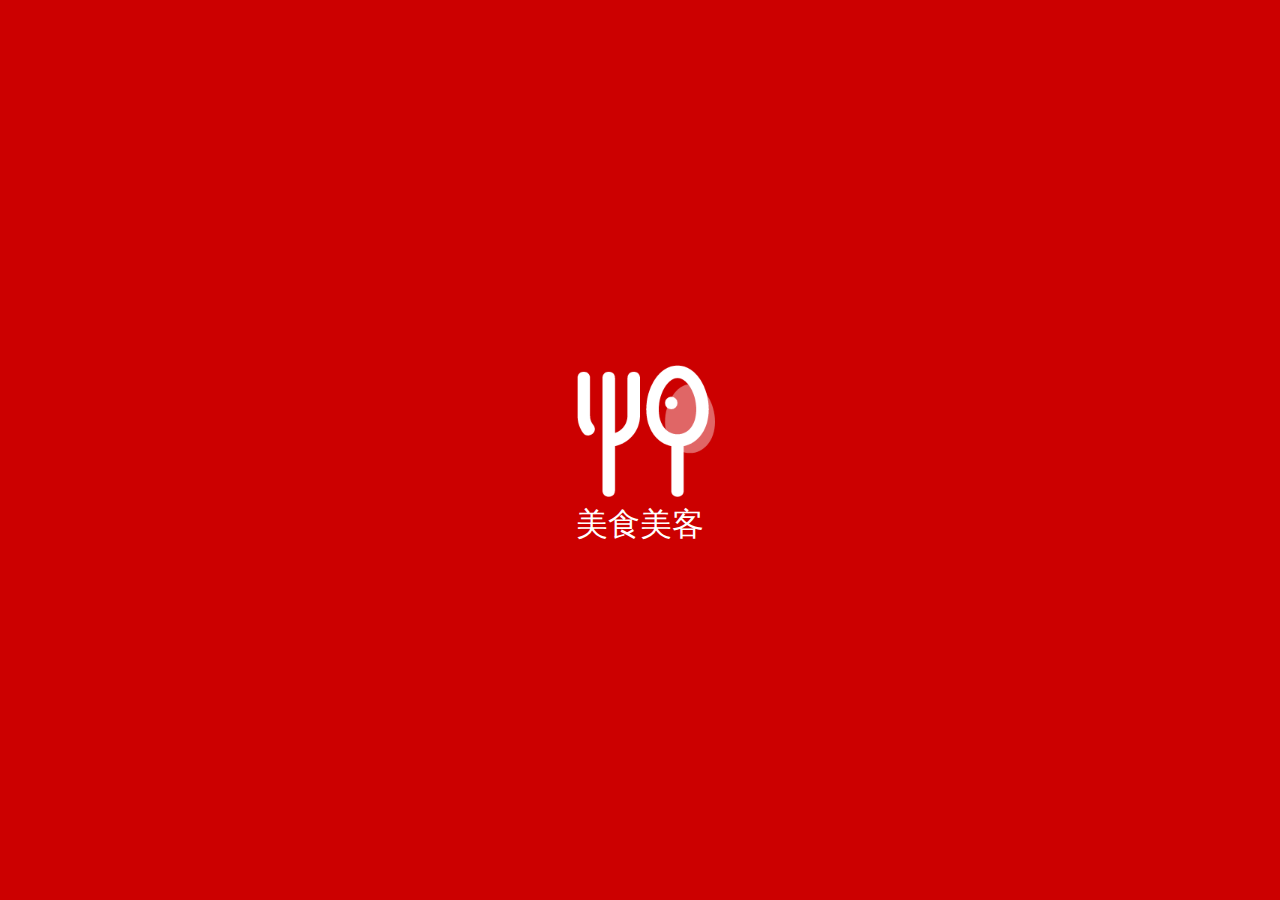
<file: projects/beauty-food/index.html>
<!DOCTYPE html>
<html lang="en">

<head>
    <meta charset="UTF-8">
    <meta name="viewport" content="width=device-width, initial-scale=1.0">
    <meta http-equiv="X-UA-Compatible" content="ie=edge">
    <link href="https://fonts.font.im/css?family=Roboto" rel="stylesheet">
    <link href="https://cdn.bootcss.com/font-awesome/5.11.2/css/all.min.css" rel="stylesheet">
    <link rel="stylesheet" href="style.css">
    <title>美食美客</title>
</head>

<body>
    <div id="flash">
        <img src="img/logo.png" alt="logo">
        <p>美食美客</p>
    </div>

    <div class="content">
        <header class="app-header">
            <div class="container">
                <img src="img/logo.png" alt="" class="logo">
                <p>美食美客</p>
                <input type="text" class="search" placeholder="搜索...">
            </div>
        </header>
        <div class="subheader">
            <div>
                <p>配送信息</p>
                <p>外卖小哥正向你飞奔而来，点击查看具体信息...<i class="fa fa-chevron-right"></i></p>
            </div>
            <img src="img/delivery.png" alt="">
        </div>
        <div class="grid container">
            <div class="item">
                <h4>火锅</h4>
                <p>没有什么是一顿火锅解决不了的...</p>
                <img src="img/hot-pot.png" alt="">
            </div>
            <div class="item">
                <h4>烧烤</h4>
                <p>在天愿作比翼鸟，在地就要吃烧烤...</p>
                <img src="img/barbecue.png" alt="">
            </div>
            <div class="item">
                <h4>海鲜</h4>
                <p>甄选全球生鲜，尽享美食盛宴...</p>
                <img src="img/seafood.png" alt="">
            </div>
            <div class="item">
                <h4>快餐</h4>
                <p>健康美味，无需等待...</p>
                <img src="img/fast-food.png" alt="">
            </div>
            <div class="item">
                <h4>下午茶</h4>
                <p>我有下午茶，你有时间吗？</p>
                <img src="img/afternoon-tea.png" alt="">
            </div>
            <div class="item">
                <h4>西餐</h4>
                <p>感受西餐文化，体验异域风情...</p>
                <img src="img/western-food.png" alt="">
            </div>

        </div>
    </div>
    <footer class="app-footer">
        <ul>
            <li><i class="fa fa-heart"></i>收藏</li>
            <li><i class="fa fa-cart-arrow-down"></i>订单</li>
            <li><i class="fa fa-user"></i>我的</li>
            <li><i class="fa fa-map-marker"></i>附近</li>
        </ul>
    </footer>
    <script>
        setTimeout(function () {
            document.getElementById('flash').classList.add('fade')
        }, 2000)
    </script>
</body>

</html>
</file>
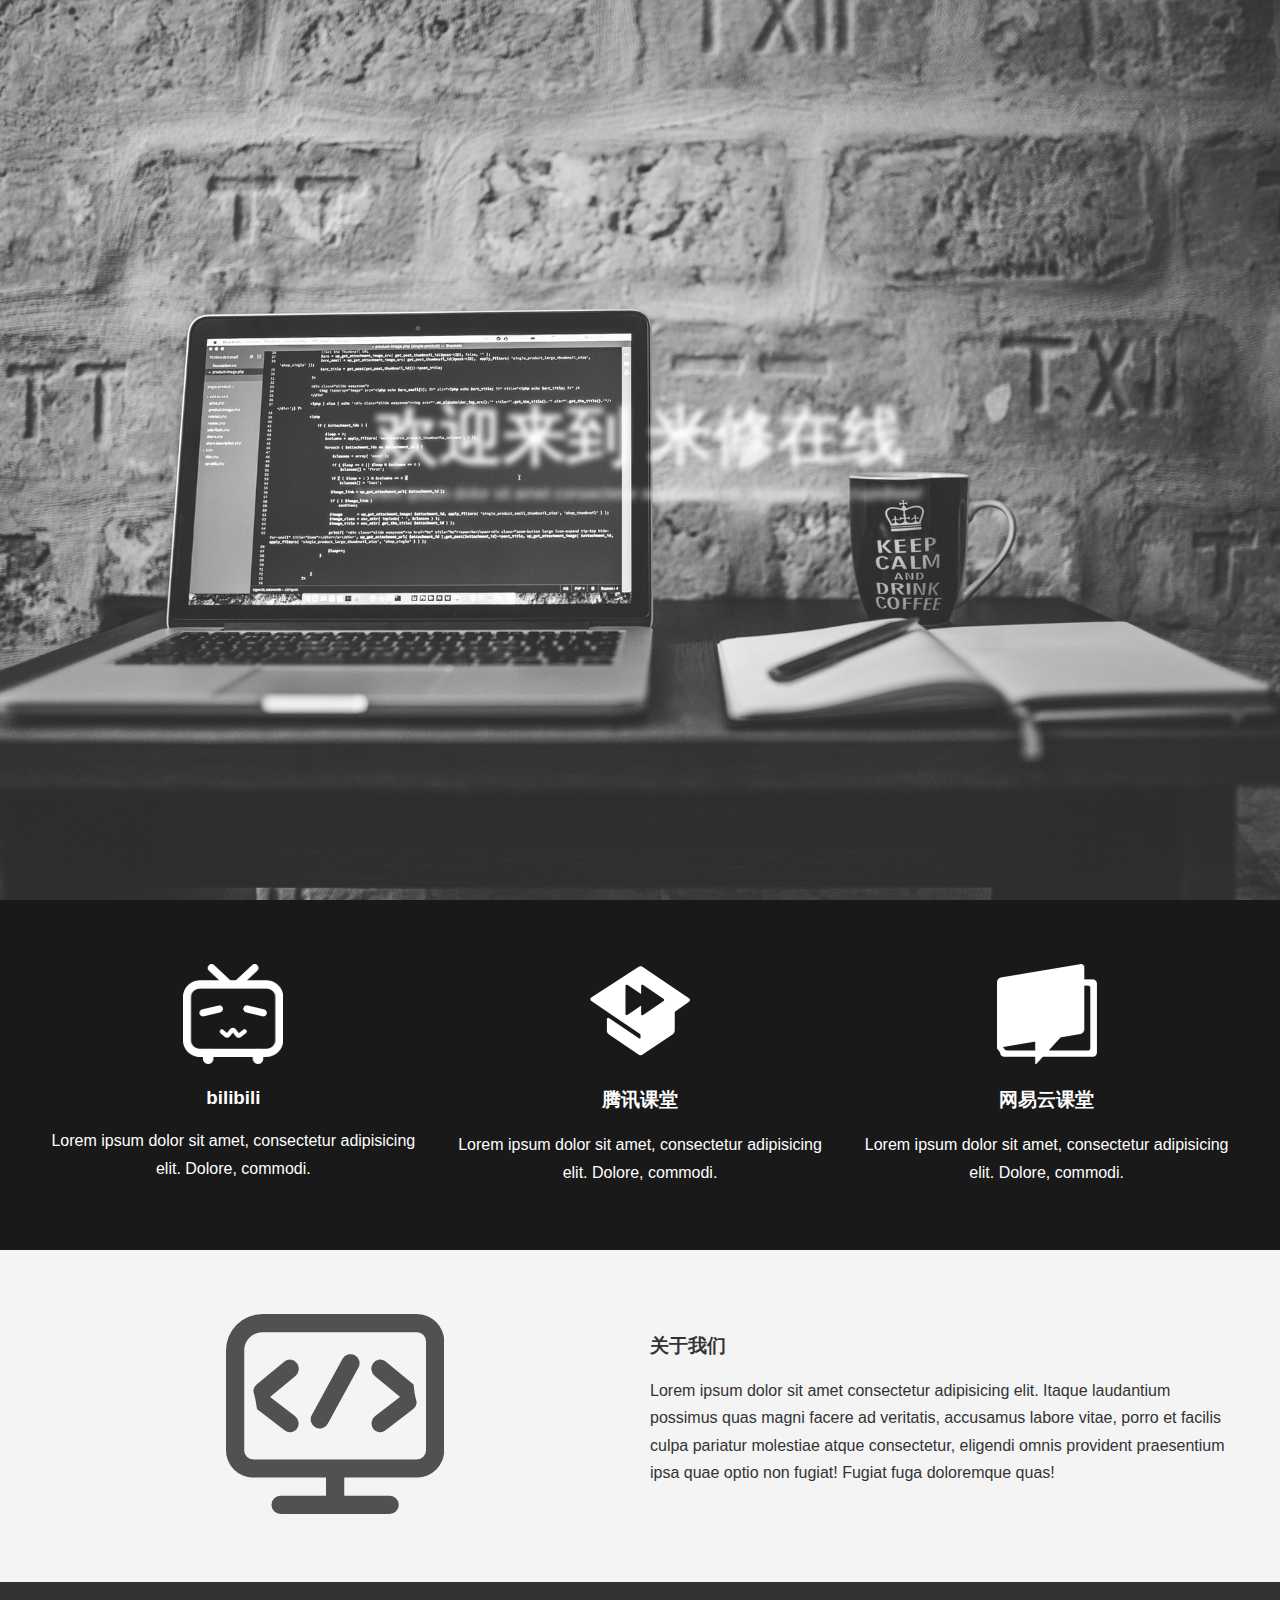
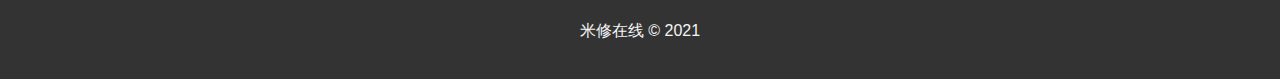
<file: projects/Blur-Effect-Page/index.html>
<!DOCTYPE html>
<html lang="en">

<head>
    <meta charset="UTF-8">
    <meta name="viewport" content="width=device-width, initial-scale=1.0">
    <meta http-equiv="X-UA-Compatible" content="ie=edge">
    <link rel="stylesheet" href="style.css">
    <title>Blur Effect Website Demo</title>
</head>

<body>
    <header class="showcase">
        <div class="content">
            <h1 class="title">欢迎来到 米修在线</h1>
            <p class="text">Lorem ipsum dolor sit amet consectetur adipisicing elit. Accusantium, cupiditate!</p>
        </div>
    </header>

    <!-- services -->
    <section class="services">
        <div class="container grid-3 center">
            <div>
                <img src="img/services01.png" alt="">
                <h3>bilibili</h3>
                <p>Lorem ipsum dolor sit amet, consectetur adipisicing elit. Dolore, commodi.</p>
            </div>
            <div>
                <img src="img/services02.png" alt="">
                <h3>腾讯课堂</h3>
                <p>Lorem ipsum dolor sit amet, consectetur adipisicing elit. Dolore, commodi.</p>
            </div>
            <div>
                <img src="img/services03.png" alt="">
                <h3>网易云课堂</h3>
                <p>Lorem ipsum dolor sit amet, consectetur adipisicing elit. Dolore, commodi.</p>
            </div>
        </div>
    </section>

    <!-- about us -->
    <section class="about bg-light">
        <div class="container">
            <div class="grid-2">
                <div class="center">
                    <img src="img/about.png" alt="">
                </div>
                <div>
                    <h3>关于我们</h3>
                    <p>Lorem ipsum dolor sit amet consectetur adipisicing elit. Itaque laudantium possimus quas magni
                        facere
                        ad veritatis, accusamus labore vitae, porro et facilis culpa pariatur molestiae atque
                        consectetur,
                        eligendi omnis provident praesentium ipsa quae optio non fugiat! Fugiat fuga doloremque quas!
                    </p>
                </div>

            </div>
        </div>
    </section>

    <!-- footer -->
    <footer class="bg-dark center">
        <p>米修在线 &copy; 2021</p>
    </footer>
</body>

</html>
</file>
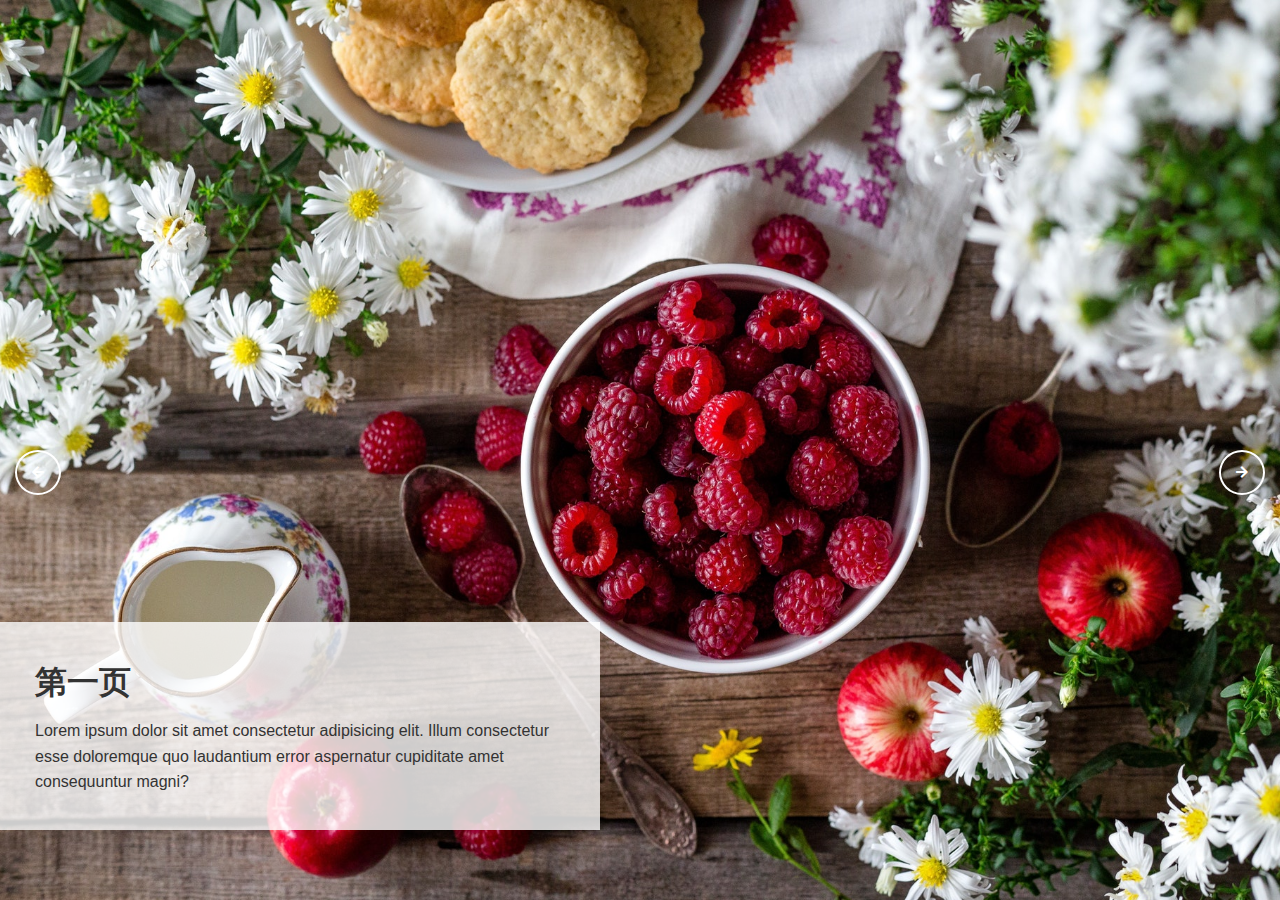
<file: projects/Fullscren-Responsive-Image-Slider/index.html>
<!DOCTYPE html>
<html lang="en">

<head>
    <meta charset="UTF-8">
    <meta name="viewport" content="width=device-width, initial-scale=1.0">
    <meta http-equiv="X-UA-Compatible" content="ie=edge">
    <link href="https://cdn.bootcss.com/font-awesome/5.11.2/css/all.min.css" rel="stylesheet">
    <link rel="stylesheet" href="style.css">
    <title>Fullscreen Slider</title>
</head>

<body>
    <div class="slider">
        <div class="slide current">
            <div class="content">
                <h1>第一页</h1>
                <p>Lorem ipsum dolor sit amet consectetur adipisicing elit. Illum consectetur esse doloremque quo
                    laudantium error aspernatur cupiditate amet consequuntur magni?</p>
            </div>
        </div>
        <div class="slide">
            <div class="content">
                <h1>第二页</h1>
                <p>Lorem ipsum dolor sit amet consectetur adipisicing elit. Illum consectetur esse doloremque quo
                    laudantium error aspernatur cupiditate amet consequuntur magni?</p>
            </div>
        </div>
        <div class="slide">
            <div class="content">
                <h1>第三页</h1>
                <p>Lorem ipsum dolor sit amet consectetur adipisicing elit. Illum consectetur esse doloremque quo
                    laudantium error aspernatur cupiditate amet consequuntur magni?</p>
            </div>
        </div>
        <div class="slide">
            <div class="content">
                <h1>第四页</h1>
                <p>Lorem ipsum dolor sit amet consectetur adipisicing elit. Illum consectetur esse doloremque quo
                    laudantium error aspernatur cupiditate amet consequuntur magni?</p>
            </div>
        </div>
        <div class="slide">
            <div class="content">
                <h1>第五页</h1>
                <p>Lorem ipsum dolor sit amet consectetur adipisicing elit. Illum consectetur esse doloremque quo
                    laudantium error aspernatur cupiditate amet consequuntur magni?</p>
            </div>
        </div>
        <div class="slide">
            <div class="content">
                <h1>第六页</h1>
                <p>Lorem ipsum dolor sit amet consectetur adipisicing elit. Illum consectetur esse doloremque quo
                    laudantium error aspernatur cupiditate amet consequuntur magni?</p>
            </div>
        </div>
    </div>

    <div class="buttons">
        <button id="prev"><i class="fas fa-arrow-left"></i></button>
        <button id="next"><i class="fas fa-arrow-right"></i></button>
    </div>

    <script src="main.js"></script>
</body>

</html>
</file>
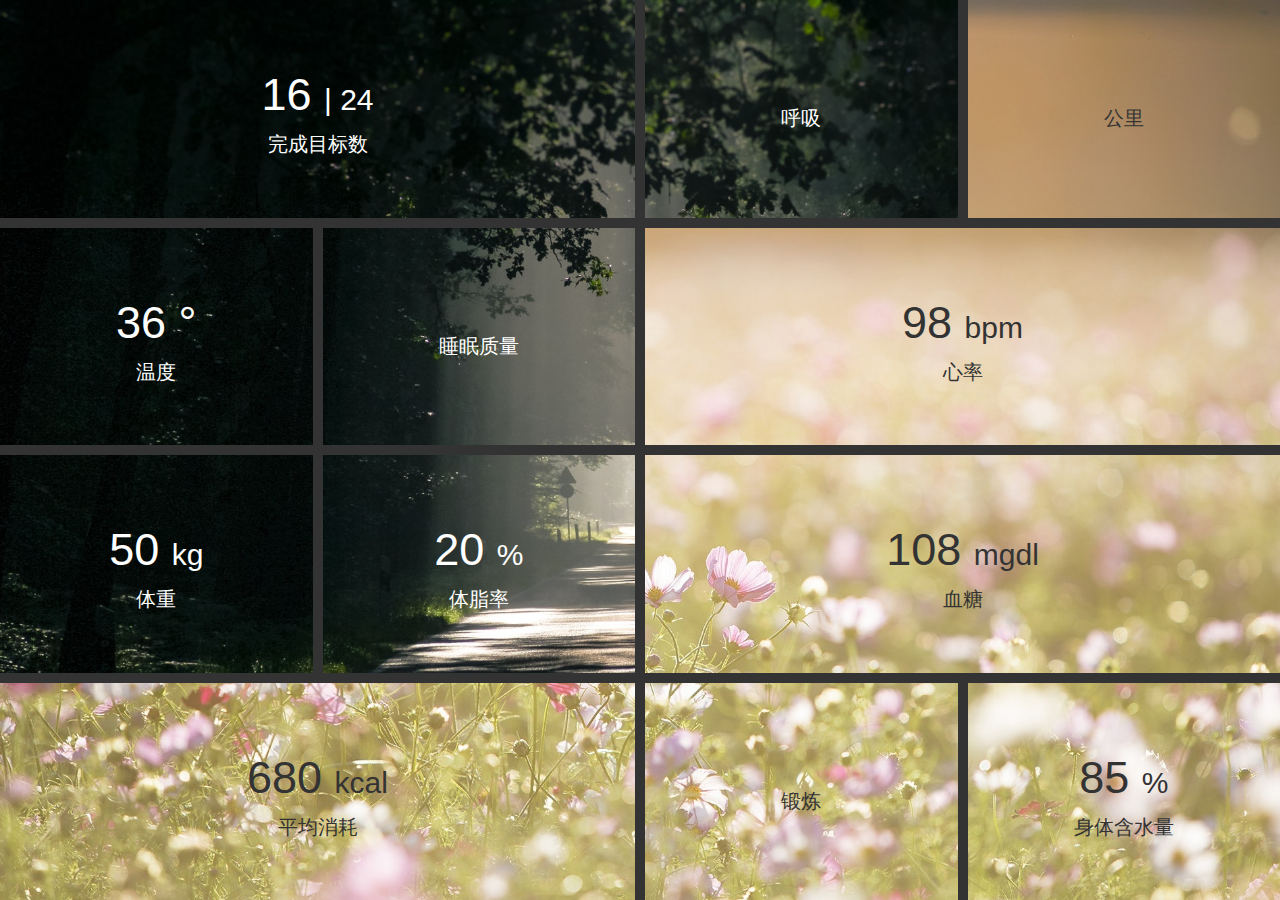
<file: projects/health-panel/index.html>
<!DOCTYPE html>
<html lang="en">
<head>
    <meta charset="UTF-8">
    <meta name="viewport" content="width=device-width, initial-scale=1.0">
    <link rel="stylesheet" href="https://cdnjs.cloudflare.com/ajax/libs/font-awesome/5.13.0/css/all.min.css" integrity="sha256-h20CPZ0QyXlBuAw7A+KluUYx/3pK+c7lYEpqLTlxjYQ=" crossorigin="anonymous" />
    <link rel="stylesheet" href="style.css">
    <title>健康管理面板</title>
</head>
<body>
    <div class="container">
        <div class="bg1">
            <h2>16 <span>| 24</span></h2>
            <p>完成目标数</p>
        </div>
        <div class="bg1">
            <h2><i class="fas fa-battery-three-quarters"></i></h2>
            <p>呼吸</p>
          </div>
          <div class="bg2">
            <h2><i class="fas fa-running"></i></h2>
            <p>公里</p>
          </div>
          <div class="bg1">
            <h2>36 &deg;</h2>
            <p>温度</p>
          </div>
          <div class="bg1">
            <h2><i class="fas fa-bed"></i></h2>
            <p>睡眠质量</p>
          </div>
          <div class="bg2">
            <h2>98 <span>bpm</span></h2>
            <p>心率</p>
          </div>
          <div class="bg1">
            <h2>50 <span>kg</span></h2>
            <p>体重</p>
          </div>
          <div class="bg1">
            <h2>20 <span>%</span></h2>
            <p>体脂率</p>
          </div>
          <div class="bg2">
            <h2>108 <span>mgdl</span></h2>
            <p>血糖</p>
          </div>
          <div class="bg2">
            <h2>680 <span>kcal</span></h2>
            <p>平均消耗</p>
          </div>
          <div class="bg2">
            <h2><i class="fas fa-dumbbell"></i></h2>
            <p>锻炼</p>
          </div>
          <div class="bg2">
            <h2>85 <span>%</span></h2>
            <p>身体含水量</p>
          </div>
    </div>
</body>
</html>
</file>
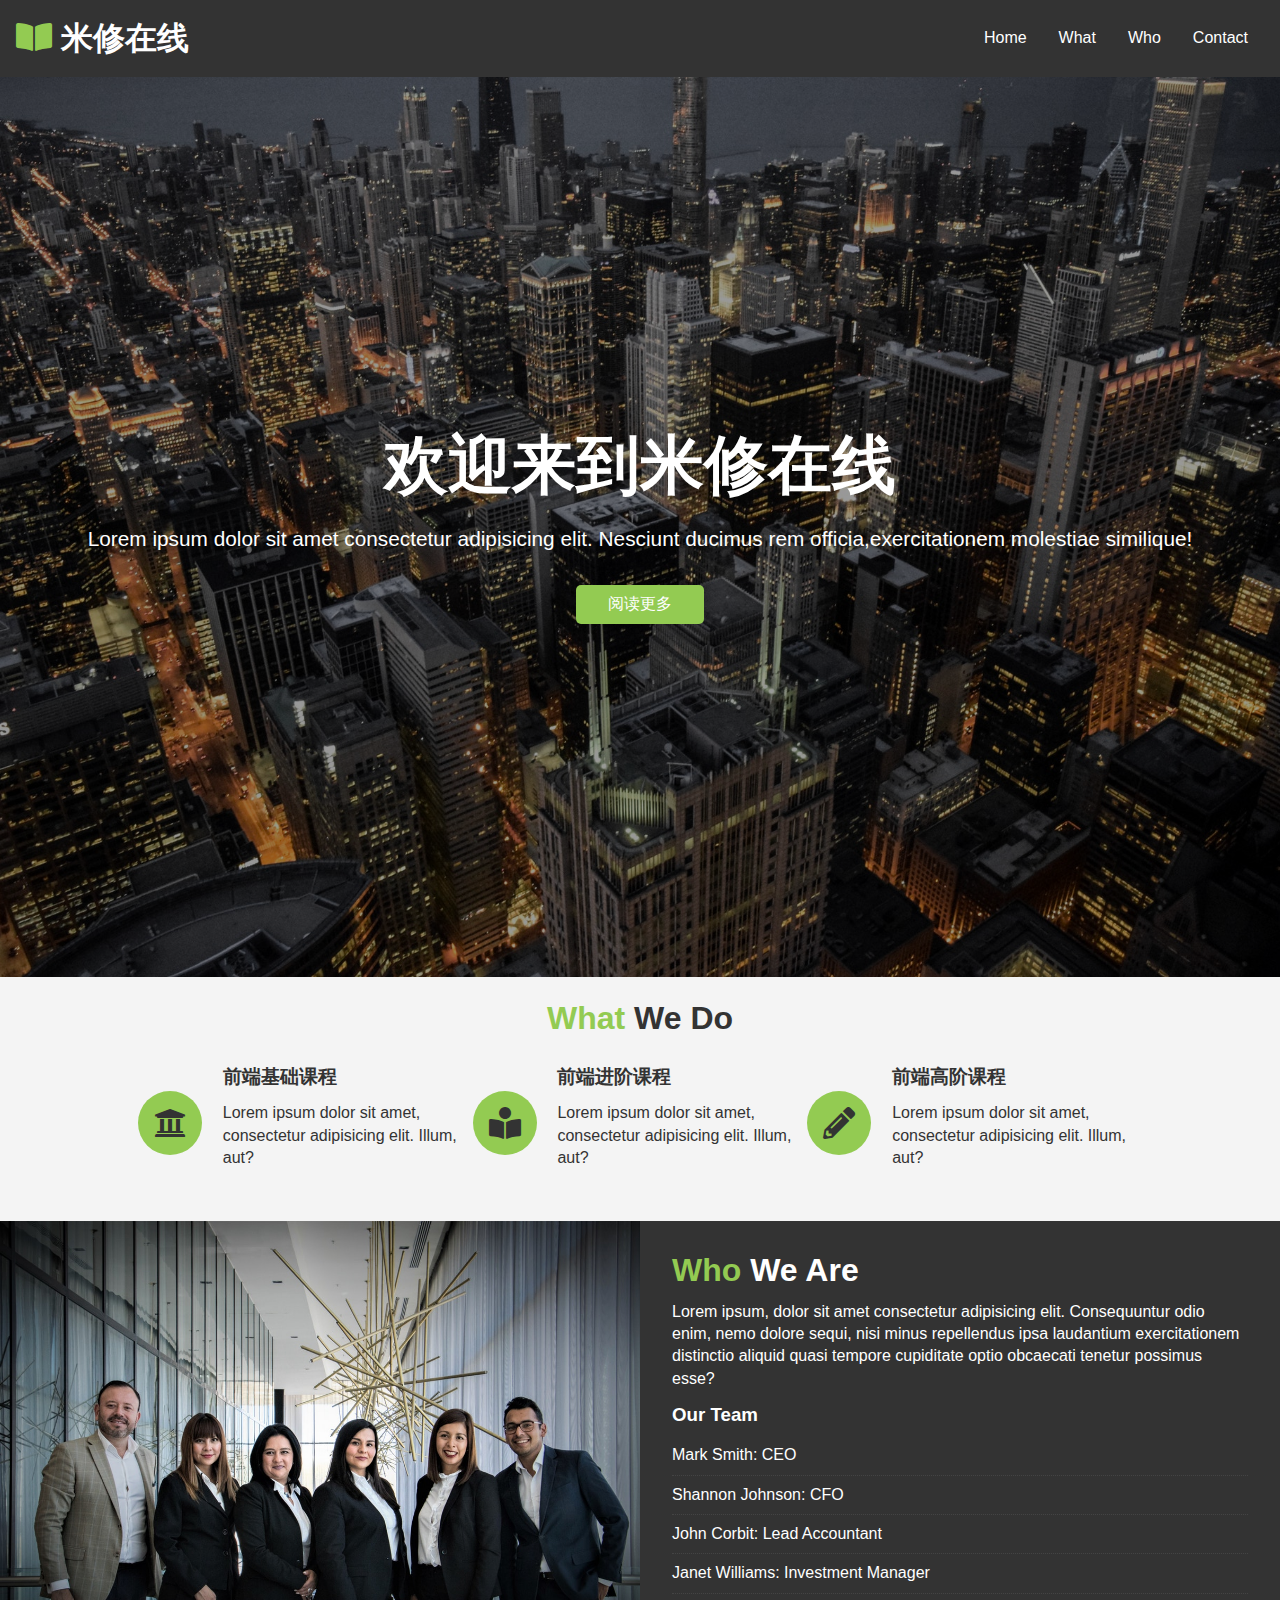
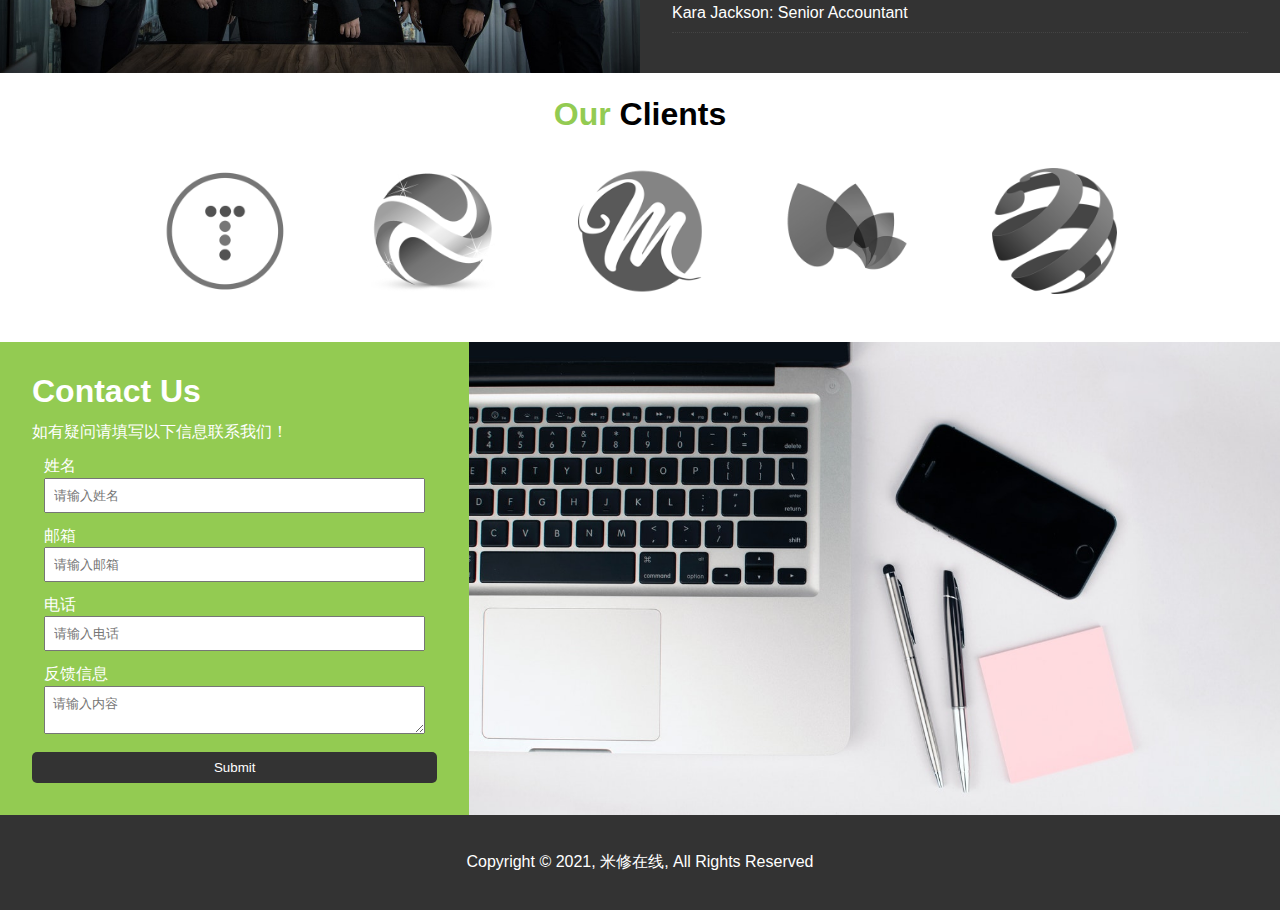
<file: projects/msonline-website/index.html>
<!DOCTYPE html>
<html lang="en">

<head>
    <meta charset="UTF-8">
    <meta name="viewport" content="width=device-width, initial-scale=1.0">
    <meta http-equiv="X-UA-Compatible" content="ie=edge">
    <link href="https://cdn.bootcss.com/font-awesome/5.11.2/css/all.min.css" rel="stylesheet">
    <link rel="stylesheet" href="css/style.css">
    <link rel="stylesheet" media="screen and (max-width: 768px)" href="css/mobile.css">
    <link rel="stylesheet" media="screen and (min-width:1100px)" href="css/widescreen.css">
    <title>米修在线｜前端在线学习平台</title>
</head>

<body>
    <nav id="navbar">
        <h1 class="logo">
            <span class="text-primary">
                <i class="fas fa-book-open"></i></span>
            米修在线
        </h1>
        <ul>
            <li><a href="#home">Home</a></li>
            <li><a href="#what">What</a></li>
            <li><a href="#who">Who</a></li>
            <li><a href="#contact">Contact</a></li>
        </ul>
    </nav>
    <!-- header:home -->
    <header id="home">
        <div class="home-content">
            <h1 class="l-heading">欢迎来到米修在线</h1>
            <p class="lead">Lorem ipsum dolor sit amet consectetur adipisicing elit. Nesciunt ducimus rem
                officia,exercitationem molestiae similique!</p>
            <a href="#what" class="btn">阅读更多</a>
        </div>
    </header>
    <!-- section:what we do -->
    <section id="what" class="bg-light py-1">
        <div class="container">
            <h2 class="m-heading text-center"><span class="text-primary">What</span> We Do</h2>
            <div class="items">
                <div class="item">
                    <i class="fas fa-university fa-2x"></i>
                    <div>
                        <h3>前端基础课程</h3>
                        <p>Lorem ipsum dolor sit amet, consectetur adipisicing elit. Illum, aut?</p>
                    </div>

                </div>
                <div class="item">
                    <i class="fas fa-book-reader fa-2x"></i>
                    <div>
                        <h3>前端进阶课程</h3>
                        <p>Lorem ipsum dolor sit amet, consectetur adipisicing elit. Illum, aut?</p>
                    </div>

                </div>
                <div class="item">
                    <i class="fas fa-pencil-alt fa-2x"></i>
                    <div>
                        <h3>前端高阶课程</h3>
                        <p>Lorem ipsum dolor sit amet, consectetur adipisicing elit. Illum, aut?</p>
                    </div>

                </div>
            </div>
        </div>

    </section>
    <!-- section:who we are -->
    <section id="who">
        <div class="who-img"></div>
        <div class="who-text bg-dark p-2">
            <h2 class="m-heading"><span class="text-primary">Who</span> We Are</h2>
            <p>Lorem ipsum, dolor sit amet consectetur adipisicing elit. Consequuntur odio enim, nemo dolore sequi, nisi
                minus repellendus ipsa laudantium exercitationem distinctio aliquid quasi tempore cupiditate optio
                obcaecati tenetur possimus esse?</p>
            <h3>Our Team</h3>
            <ul class="list">
                <li>Mark Smith: CEO</li>
                <li>Shannon Johnson: CFO</li>
                <li>John Corbit: Lead Accountant</li>
                <li>Janet Williams: Investment Manager</li>
                <li>Kara Jackson: Senior Accountant</li>
            </ul>
        </div>
    </section>
    <!-- section:clients -->
    <section id="clients" class="py-1">
        <div class="container">
            <h2 class="m-heading text-center"><span class="text-primary">Our</span> Clients</h2>
            <div class="items py-1">
                <div><img src="img/logos/logo1.png" alt="clients"></div>
                <div><img src="img/logos/logo2.png" alt="clients"></div>
                <div><img src="img/logos/logo3.png" alt="clients"></div>
                <div><img src="img/logos/logo4.png" alt="clients"></div>
                <div><img src="img/logos/logo5.png" alt="clients"></div>
            </div>
        </div>
    </section>
    <!-- section:contact us -->
    <section id="contact">
        <div class="contact-form bg-primary p-2">
            <h2 class="m-heading">Contact Us</h2>
            <p>如有疑问请填写以下信息联系我们！</p>
            <form>
                <div class="form-group">
                    <label for="name">姓名</label>
                    <input type="text" name="name" id="name" placeholder="请输入姓名">
                </div>
                <div class="form-group">
                    <label for="email">邮箱</label>
                    <input type="emali" name="email" id="email" placeholder="请输入邮箱">
                </div>
                <div class="form-group">
                    <label for="phone">电话</label>
                    <input type="text" name="phone" id="phone" placeholder="请输入电话">
                </div>
                <div class="form-group">
                    <label for="message">反馈信息</label>
                    <textarea name="message" id="message" placeholder="请输入内容"></textarea>
                </div>
            </form>
            <input type="submit" class="btn btn-dark">
        </div>
        <div class="contact-img"></div>
    </section>
    <!-- footer -->
    <footer id="main-footer" class="bg-dark text-center py-1">
        <div class="container">
            <p>Copyright &copy; 2021, 米修在线, All Rights Reserved</p>
        </div>
    </footer>
</body>

</html>
</file>
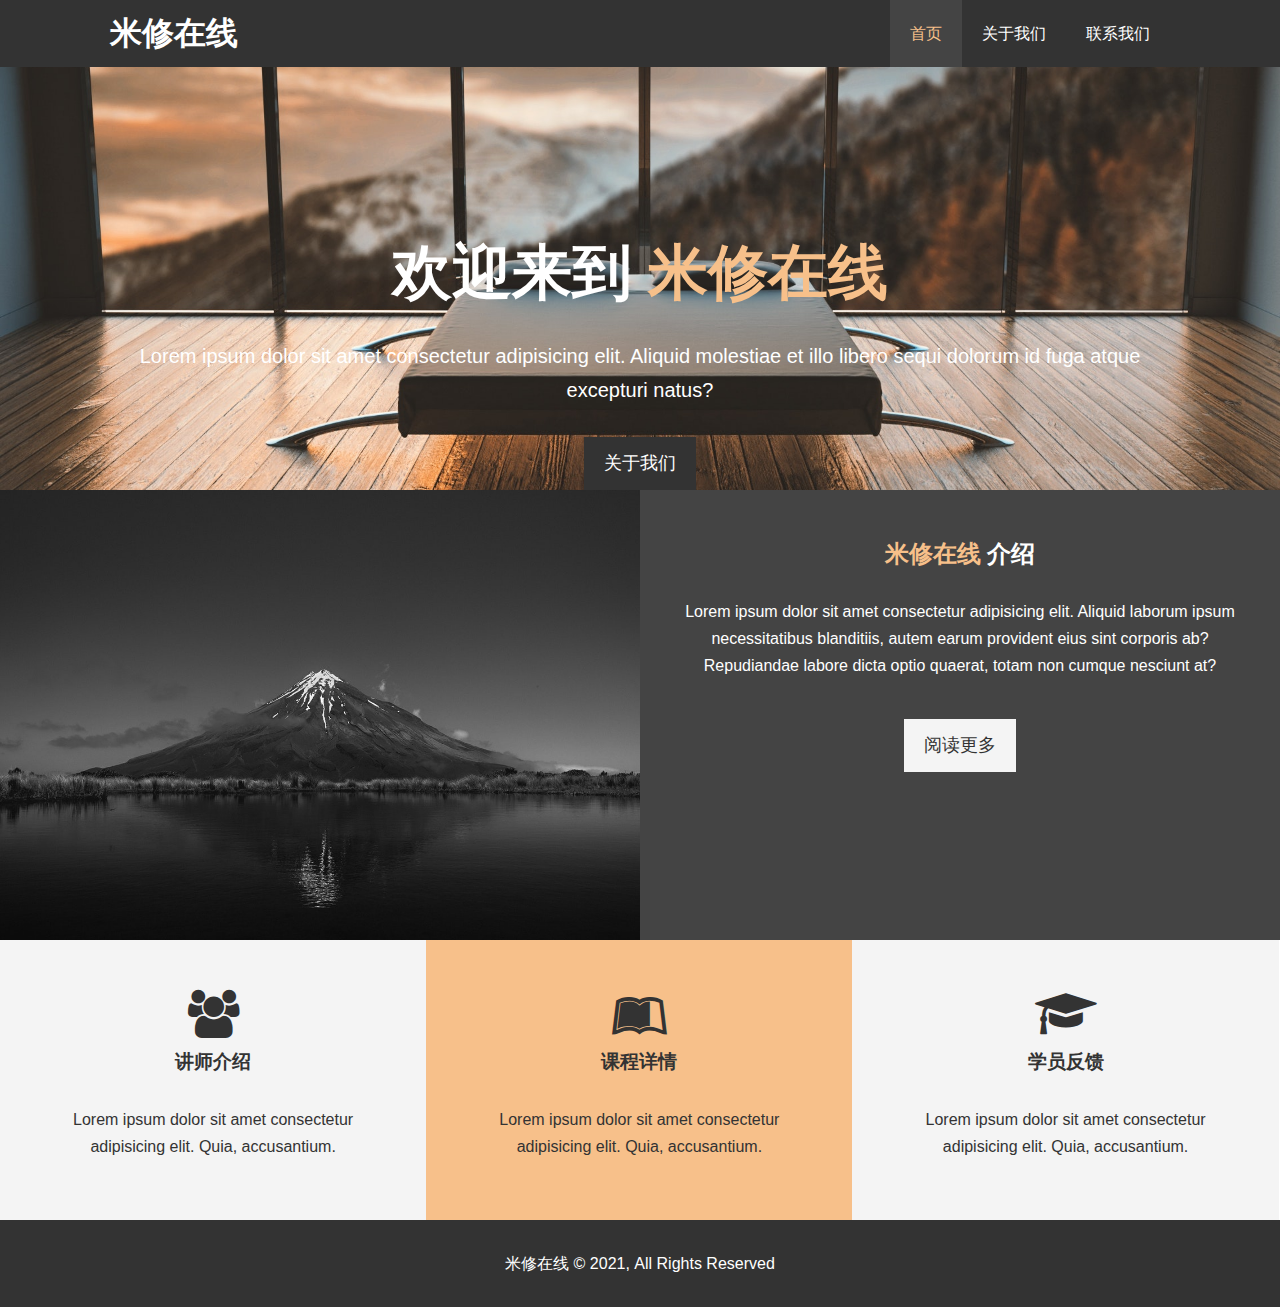
<file: projects/mywebsite-responsive/index.html>
<!DOCTYPE html>
<html lang="en">
<head>
    <meta charset="UTF-8">
    <meta name="viewport" content="width=device-width, initial-scale=1.0">
    <meta http-equiv="X-UA-Compatible" content="ie=edge">
    <meta name="description" content="欢迎来到米修在线">
    <meta name="keywords" content="前端学习，米修在线">
    <link rel="stylesheet" href="css/font-awesome.min.css">
    <link rel="stylesheet" href="css/style.css">
	<link rel="stylesheet" media="screen and (max-width: 768px)" href="css/mobile.css">
    <title>米修在线｜首页</title>
</head>
<body>
 <header>
     <nav id="navbar">
         <div class="container">
             <h1><a href="index.html">米修在线</a></h1>
             <ul>
                 <li><a class=" current" href="index.html">首页</a></li>
                 <li><a href="about.html">关于我们</a></li>
                 <li><a href="contact.html">联系我们</a></li>
             </ul>
         </div>
     </nav>
     <div id="showcase">
         <div class="container">
            <div class="showcase-content">
                <h1>欢迎来到<span class="text-primary"> 米修在线</span></h1>
                <p>Lorem ipsum dolor sit amet consectetur adipisicing elit. Aliquid molestiae et illo libero sequi dolorum id fuga atque excepturi natus?</p>
                <a class="btn" href="about.html">关于我们</a>
            </div>
         </div>
     </div>
 </header>
 <section id="home-info" class="bg-dark">
     <div class="info-img"></div>
     <div class="info-content">
         <h2><span class="text-primary">米修在线</span> 介绍</h2>
         <p>Lorem ipsum dolor sit amet consectetur adipisicing elit. Aliquid laborum ipsum necessitatibus blanditiis, autem earum provident eius sint corporis ab? Repudiandae labore dicta optio quaerat, totam non cumque nesciunt at?</p>
         <a class="btn btn-light" href="about.html">阅读更多</a>
     </div>
 </section>
 <section id="features">
     <div class="box bg-light">
       <i class="fa fa-users fa-3x"></i> 
       <h3>讲师介绍</h3> 
       <p>Lorem ipsum dolor sit amet consectetur adipisicing elit. Quia, accusantium.</p>
     </div>
     <div class="box bg-primary">
        <i class="fa fa-leanpub fa-3x"></i> 
        <h3>课程详情</h3> 
        <p>Lorem ipsum dolor sit amet consectetur adipisicing elit. Quia, accusantium.</p>
      </div>
      <div class="box bg-light">
        <i class="fa fa-graduation-cap fa-3x"></i> 
        <h3>学员反馈</h3> 
        <p>Lorem ipsum dolor sit amet consectetur adipisicing elit. Quia, accusantium.</p>
      </div>
 </section>
 <div class="clr"></div>
 <footer id="main-footer">
     <p>米修在线 &copy; 2021, All Rights Reserved</p>
 </footer>
</body>
</html>
</file>
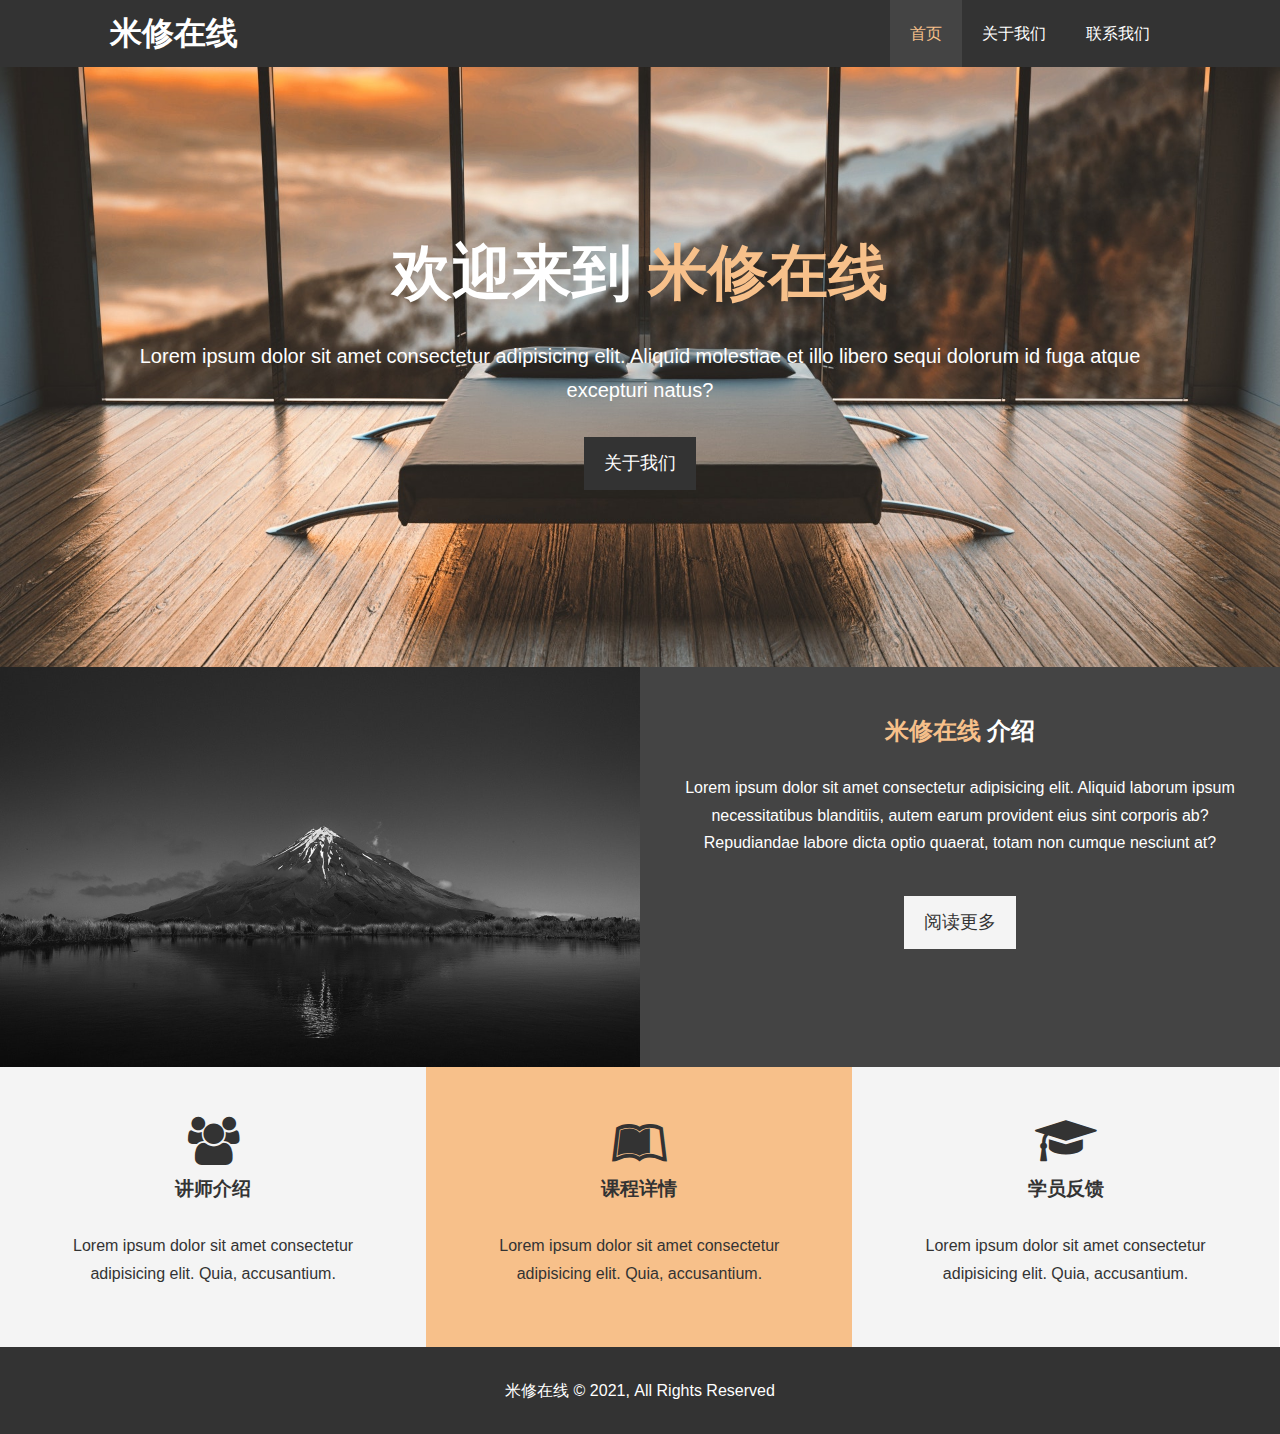
<file: projects/mywebsite/index.html>
<!DOCTYPE html>
<html lang="en">
<head>
    <meta charset="UTF-8">
    <meta name="viewport" content="width=device-width, initial-scale=1.0">
    <meta http-equiv="X-UA-Compatible" content="ie=edge">
    <meta name="description" content="欢迎来到米修在线">
    <meta name="keywords" content="前端学习，米修在线">
    <link rel="stylesheet" href="css/font-awesome.min.css">
    <link rel="stylesheet" href="css/style.css">
    <title>米修在线｜首页</title>
</head>
<body>
 <header>
     <nav id="navbar">
         <div class="container">
             <h1><a href="index.html">米修在线</a></h1>
             <ul>
                 <li><a class=" current" href="index.html">首页</a></li>
                 <li><a href="about.html">关于我们</a></li>
                 <li><a href="contact.html">联系我们</a></li>
             </ul>
         </div>
     </nav>
     <div id="showcase">
         <div class="container">
            <div class="showcase-content">
                <h1>欢迎来到<span class="text-primary"> 米修在线</span></h1>
                <p>Lorem ipsum dolor sit amet consectetur adipisicing elit. Aliquid molestiae et illo libero sequi dolorum id fuga atque excepturi natus?</p>
                <a class="btn" href="about.html">关于我们</a>
            </div>
         </div>
     </div>
 </header>
 <section id="home-info" class="bg-dark">
     <div class="info-img"></div>
     <div class="info-content">
         <h2><span class="text-primary">米修在线</span> 介绍</h2>
         <p>Lorem ipsum dolor sit amet consectetur adipisicing elit. Aliquid laborum ipsum necessitatibus blanditiis, autem earum provident eius sint corporis ab? Repudiandae labore dicta optio quaerat, totam non cumque nesciunt at?</p>
         <a class="btn btn-light" href="about.html">阅读更多</a>
     </div>
 </section>
 <section id="features">
     <div class="box bg-light">
       <i class="fa fa-users fa-3x"></i> 
       <h3>讲师介绍</h3> 
       <p>Lorem ipsum dolor sit amet consectetur adipisicing elit. Quia, accusantium.</p>
     </div>
     <div class="box bg-primary">
        <i class="fa fa-leanpub fa-3x"></i> 
        <h3>课程详情</h3> 
        <p>Lorem ipsum dolor sit amet consectetur adipisicing elit. Quia, accusantium.</p>
      </div>
      <div class="box bg-light">
        <i class="fa fa-graduation-cap fa-3x"></i> 
        <h3>学员反馈</h3> 
        <p>Lorem ipsum dolor sit amet consectetur adipisicing elit. Quia, accusantium.</p>
      </div>
 </section>
 <div class="clr"></div>
 <footer id="main-footer">
     <p>米修在线 &copy; 2021, All Rights Reserved</p>
 </footer>
</body>
</html>
</file>
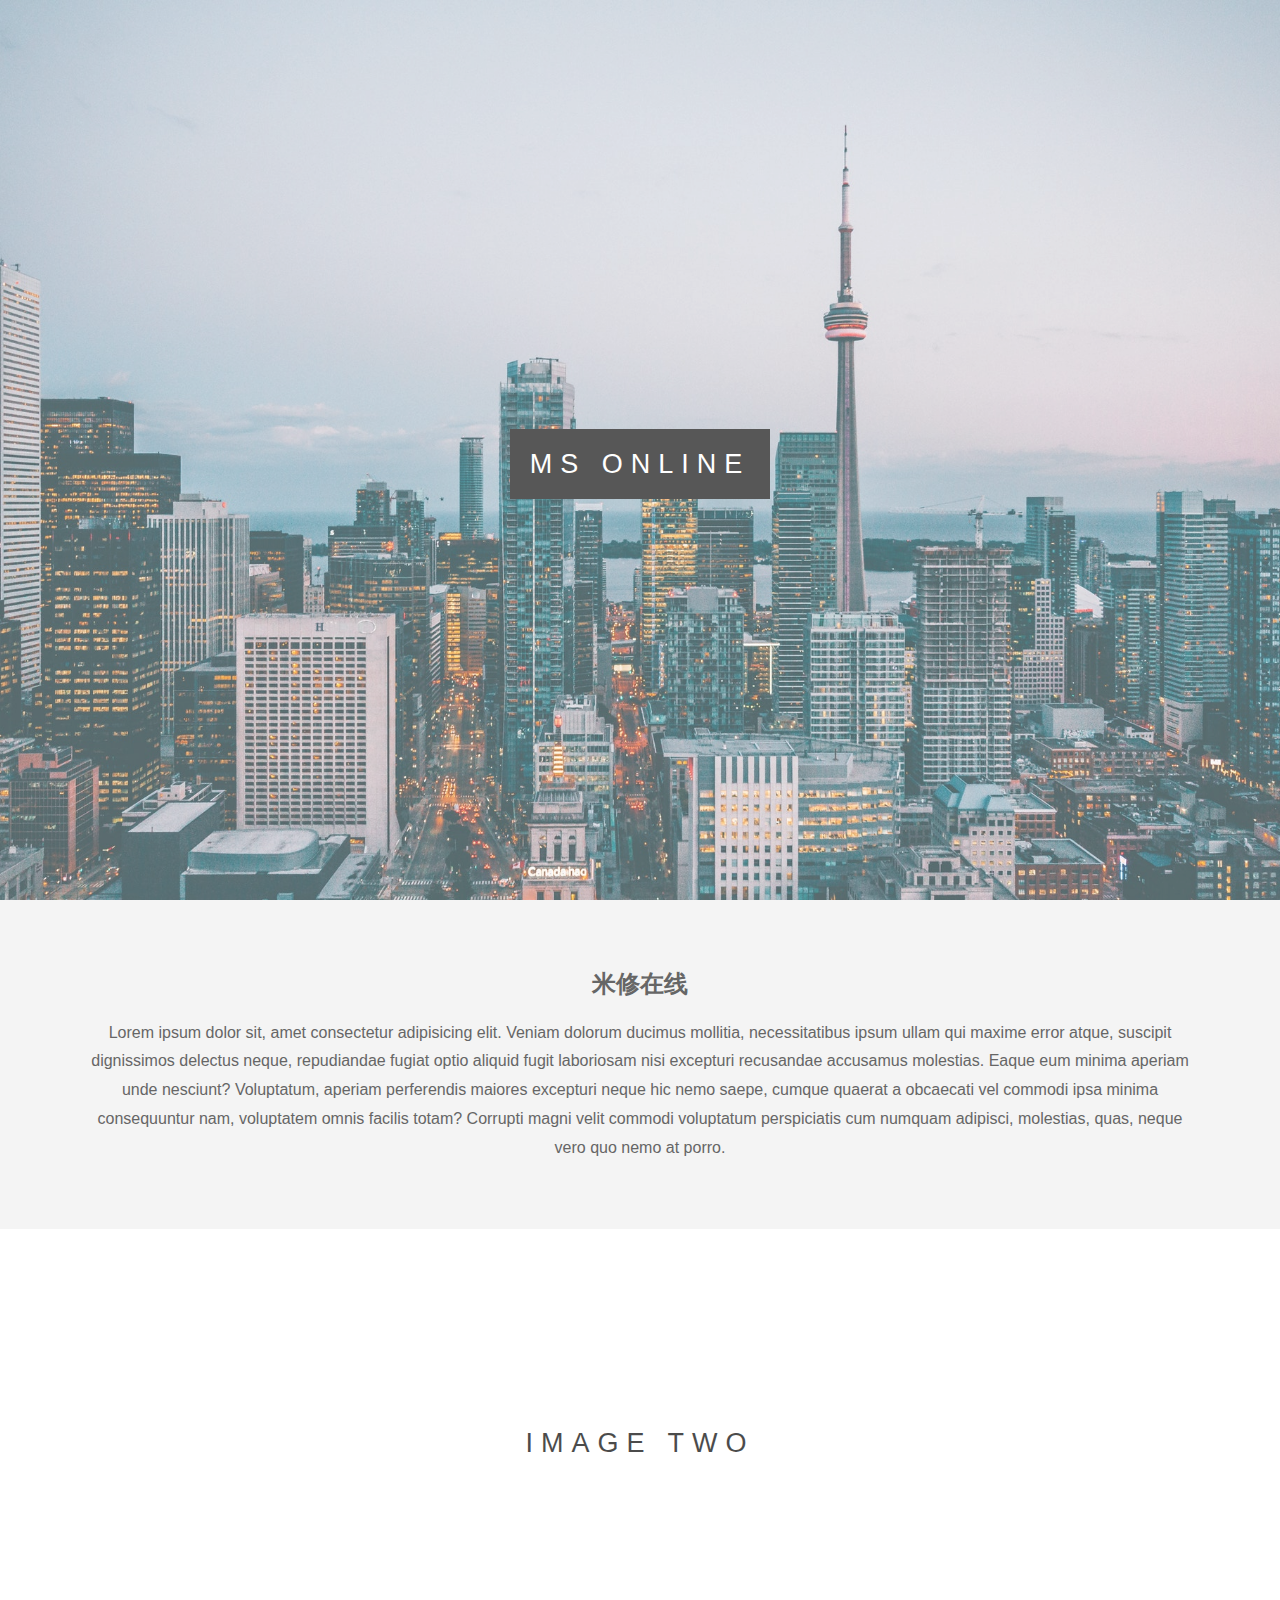
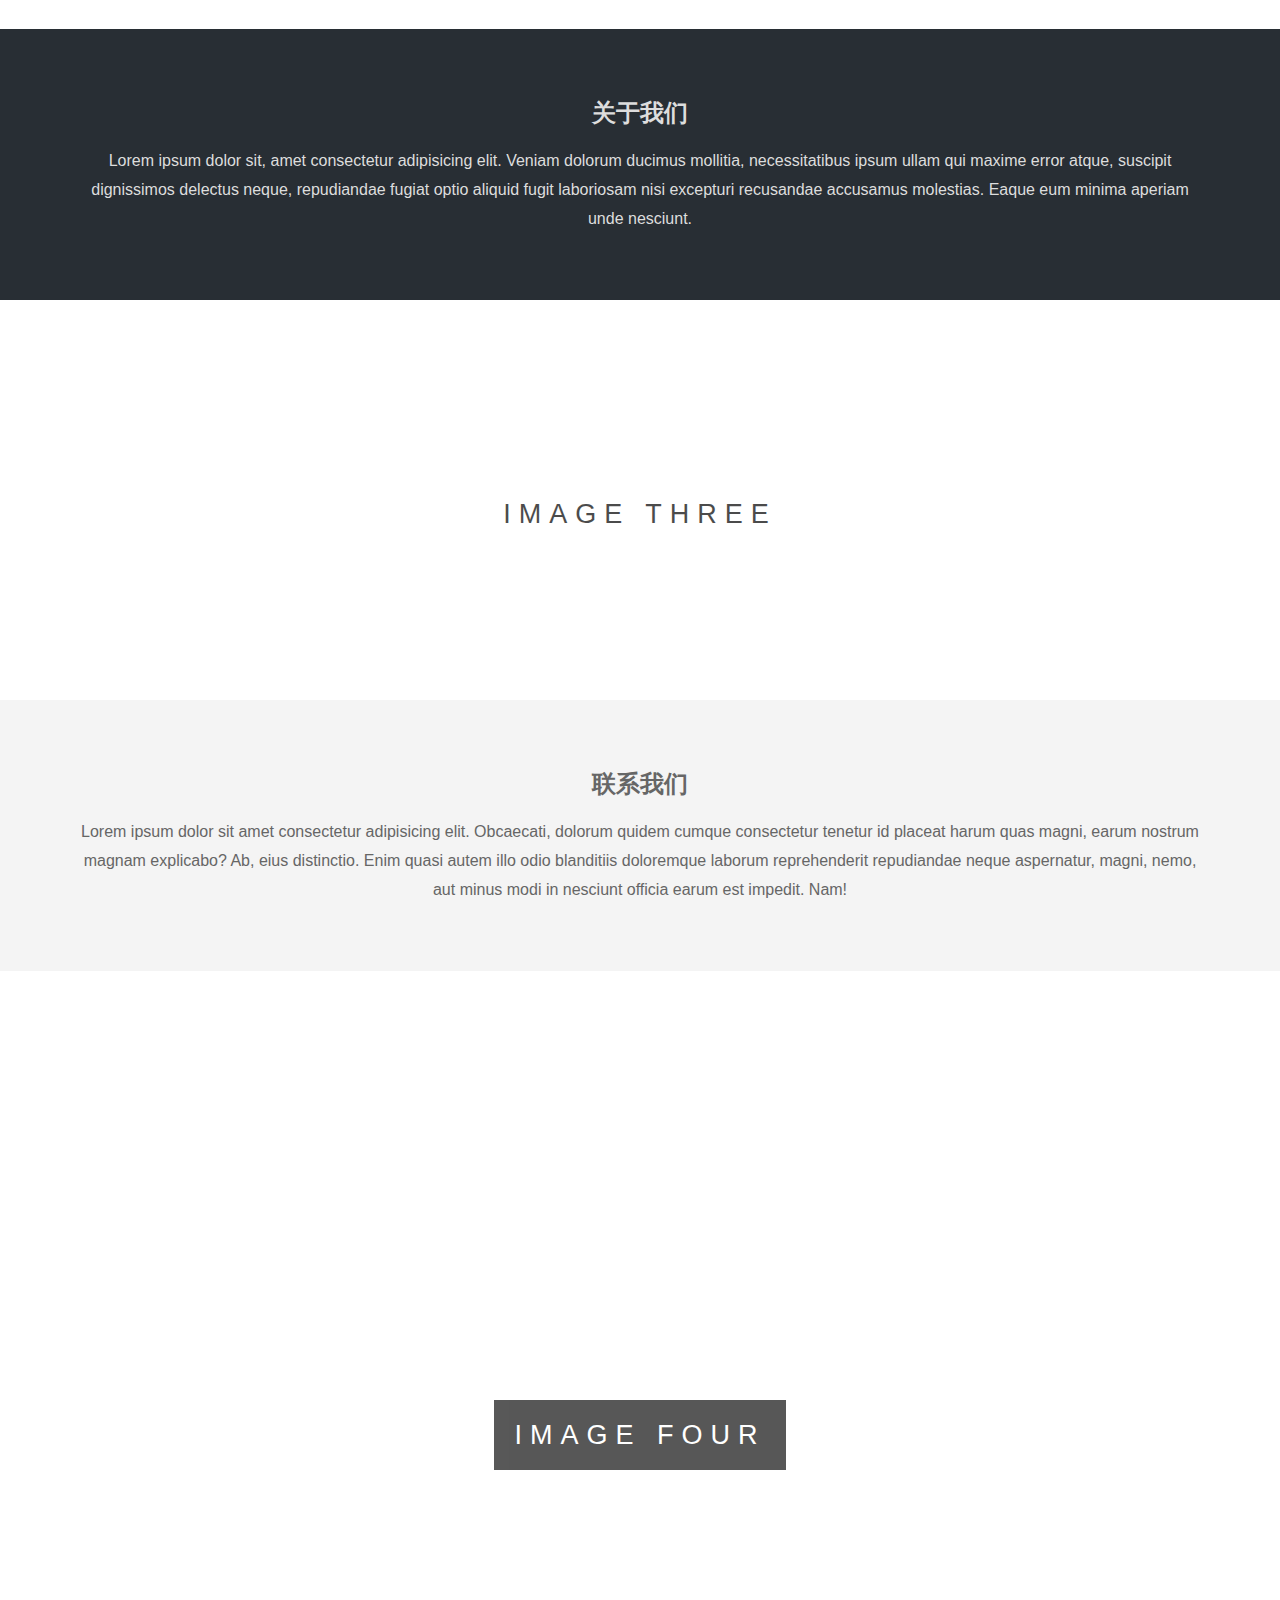
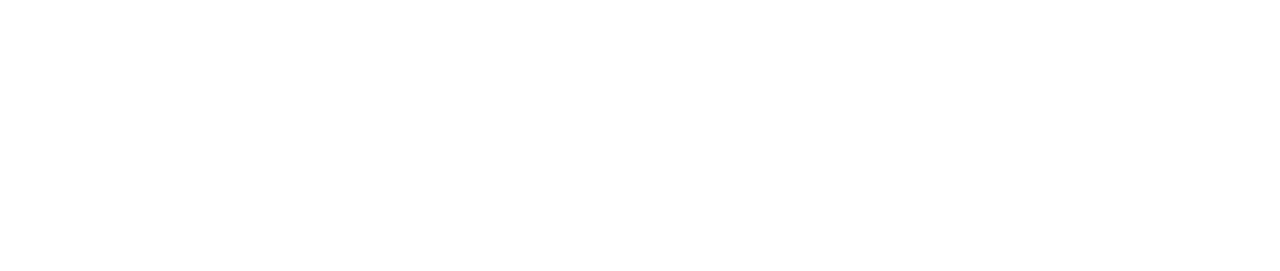
<file: projects/Parallax-website/index.html>
<!DOCTYPE html>
<html lang="en">

<head>
    <meta charset="UTF-8">
    <meta name="viewport" content="width=device-width, initial-scale=1.0">
    <meta http-equiv="X-UA-Compatible" content="ie=edge">
    <link rel="stylesheet" href="style.css">
    <title>Parallax Website Demo</title>
</head>

<body>
    <div class="pimg1">
        <div class="ptext">
            <span class="border">
                MS Online
            </span>
        </div>
    </div>
    <section class="section section-light">
        <h2>米修在线</h2>
        <p>Lorem ipsum dolor sit, amet consectetur adipisicing elit. Veniam dolorum ducimus mollitia, necessitatibus
            ipsum ullam qui maxime error atque, suscipit dignissimos delectus neque, repudiandae fugiat optio aliquid
            fugit laboriosam nisi excepturi recusandae accusamus molestias. Eaque eum minima aperiam unde nesciunt?
            Voluptatum, aperiam perferendis maiores excepturi neque hic nemo saepe, cumque quaerat a obcaecati vel
            commodi ipsa minima consequuntur nam, voluptatem omnis facilis totam? Corrupti magni velit commodi
            voluptatum perspiciatis cum numquam adipisci, molestias, quas, neque vero quo nemo at porro.</p>
    </section>
    <div class="pimg2">
        <div class="ptext">
            <span class="border">
                Image Two
            </span>
        </div>
    </div>
    <section class="section section-dark">
        <h2>关于我们</h2>
        <p>Lorem ipsum dolor sit, amet consectetur adipisicing elit. Veniam dolorum ducimus mollitia, necessitatibus
            ipsum ullam qui maxime error atque, suscipit dignissimos delectus neque, repudiandae fugiat optio aliquid
            fugit laboriosam nisi excepturi recusandae accusamus molestias. Eaque eum minima aperiam unde nesciunt.</p>
    </section>
    <div class="pimg3">
        <div class="ptext">
            <span class="border">
                Image Three
            </span>
        </div>
    </div>
    <section class="section section-light">
        <h2>联系我们</h2>
        <p>Lorem ipsum dolor sit amet consectetur adipisicing elit. Obcaecati, dolorum quidem cumque consectetur tenetur
            id placeat harum quas magni, earum nostrum magnam explicabo? Ab, eius distinctio. Enim quasi autem illo odio
            blanditiis doloremque laborum reprehenderit repudiandae neque aspernatur, magni, nemo, aut minus modi in
            nesciunt officia earum est impedit. Nam!</p>
    </section>
    <div class="pimg4">
        <div class="ptext">
            <span class="border">
                Image Four
            </span>
        </div>
    </div>
</body>

</html>
</file>
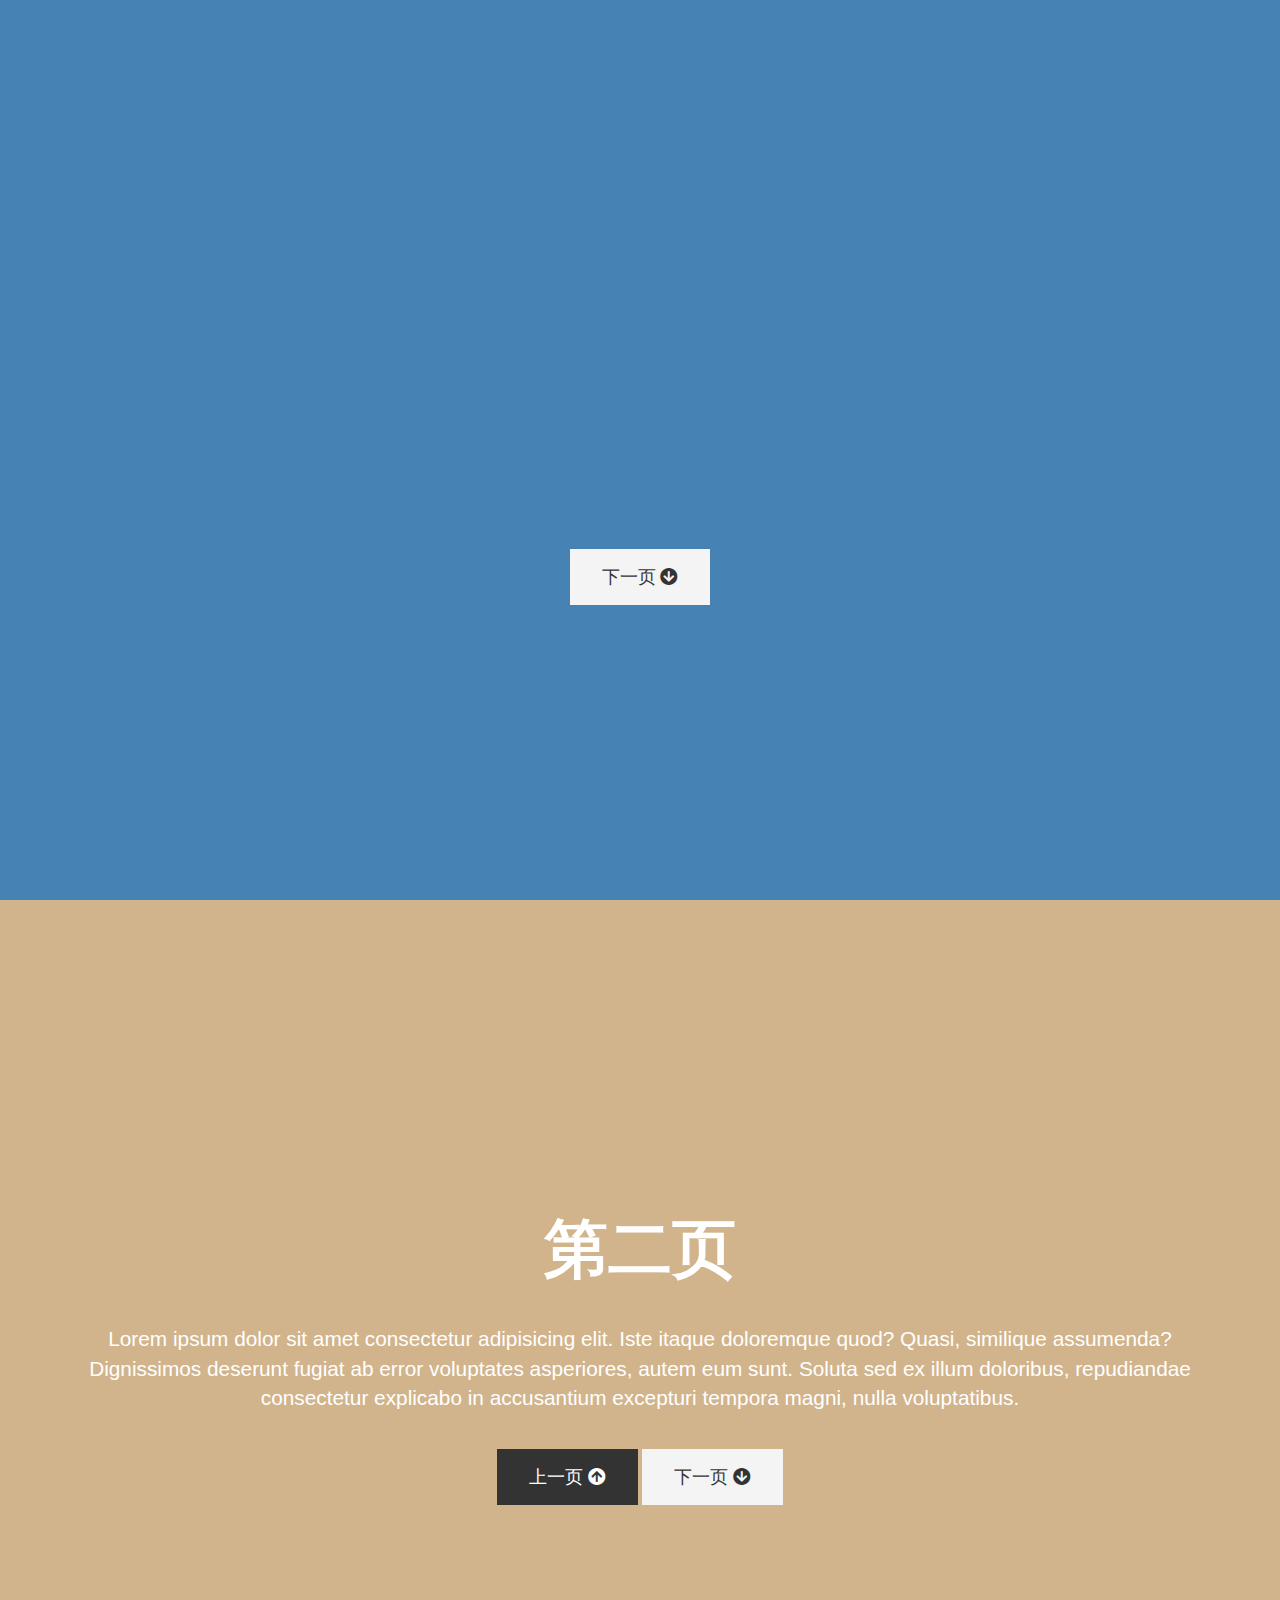
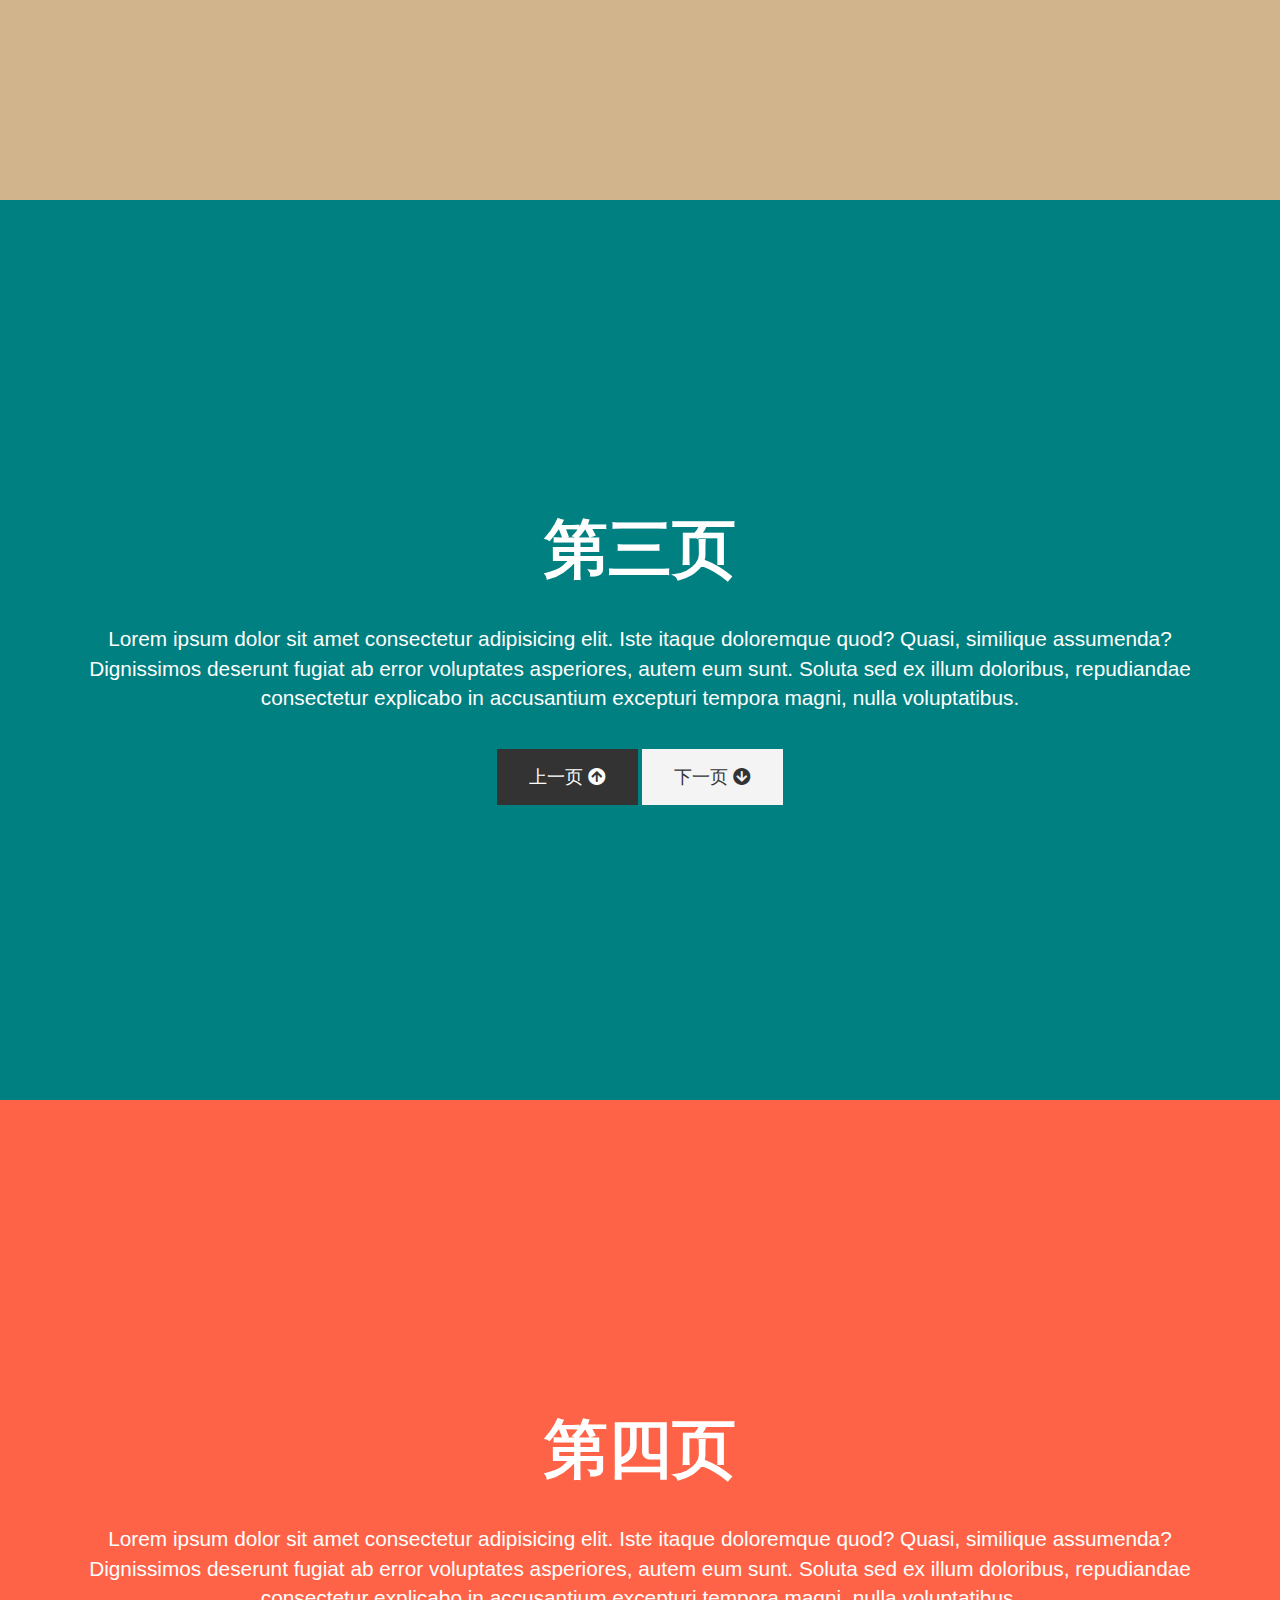
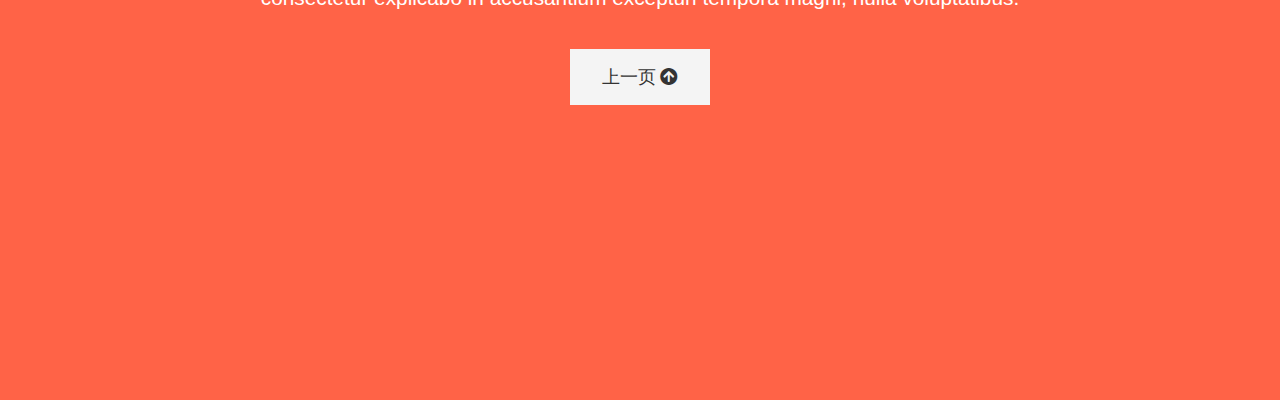
<file: projects/presentation-website/index.html>
<!DOCTYPE html>
<html lang="en">

<head>
    <meta charset="UTF-8">
    <meta name="viewport" content="width=device-width, initial-scale=1.0">
    <meta http-equiv="X-UA-Compatible" content="ie=edge">
    <link href="https://cdn.bootcss.com/font-awesome/5.11.2/css/all.css" rel="stylesheet">
    <link rel="stylesheet" href="style.css">
    <title>Presentation</title>
</head>

<body>
    <!-- page 1 -->
    <section id="page-1" class="page">
        <h1>欢迎来到米修在线</h1>
        <p>Lorem ipsum dolor sit amet consectetur adipisicing elit. Iste itaque doloremque quod? Quasi, similique
            assumenda? Dignissimos deserunt fugiat ab error voluptates asperiores, autem eum sunt. Soluta sed ex illum
            doloribus, repudiandae consectetur explicabo in accusantium excepturi tempora magni, nulla voluptatibus.</p>
        <div>
            <a href="#page-2" class="btn">下一页
                <i class="fas fa-arrow-circle-down"></i>
            </a>
        </div>
    </section>
    <!-- page-2 -->
    <section id="page-2" class="page">
        <h1>第二页</h1>
        <p>Lorem ipsum dolor sit amet consectetur adipisicing elit. Iste itaque doloremque quod? Quasi, similique
            assumenda? Dignissimos deserunt fugiat ab error voluptates asperiores, autem eum sunt. Soluta sed ex illum
            doloribus, repudiandae consectetur explicabo in accusantium excepturi tempora magni, nulla voluptatibus.</p>
        <div>
            <a href="#page-1" class="btn btn-dark">上一页
                <i class="fas fa-arrow-circle-up"></i>
            </a>
            <a href="#page-3" class="btn">下一页
                <i class="fas fa-arrow-circle-down"></i>
            </a>
        </div>
    </section>
    <!-- page 3 -->
    <section id="page-3" class="page">
        <h1>第三页</h1>
        <p>Lorem ipsum dolor sit amet consectetur adipisicing elit. Iste itaque doloremque quod? Quasi, similique
            assumenda? Dignissimos deserunt fugiat ab error voluptates asperiores, autem eum sunt. Soluta sed ex illum
            doloribus, repudiandae consectetur explicabo in accusantium excepturi tempora magni, nulla voluptatibus.</p>
        <div>
            <a href="#page-2" class="btn btn-dark">上一页
                <i class="fas fa-arrow-circle-up"></i>
            </a>
            <a href="#page-4" class="btn">下一页
                <i class="fas fa-arrow-circle-down"></i>
            </a>
        </div>
    </section>
    <!-- page 4 -->
    <section id="page-4" class="page">
        <h1>第四页</h1>
        <p>Lorem ipsum dolor sit amet consectetur adipisicing elit. Iste itaque doloremque quod? Quasi, similique
            assumenda? Dignissimos deserunt fugiat ab error voluptates asperiores, autem eum sunt. Soluta sed ex illum
            doloribus, repudiandae consectetur explicabo in accusantium excepturi tempora magni, nulla voluptatibus.</p>
        <div>
            <a href="#page-3" class="btn">上一页
                <i class="fas fa-arrow-circle-up"></i>
            </a>
        </div>
    </section>
</body>

</html>
</file>
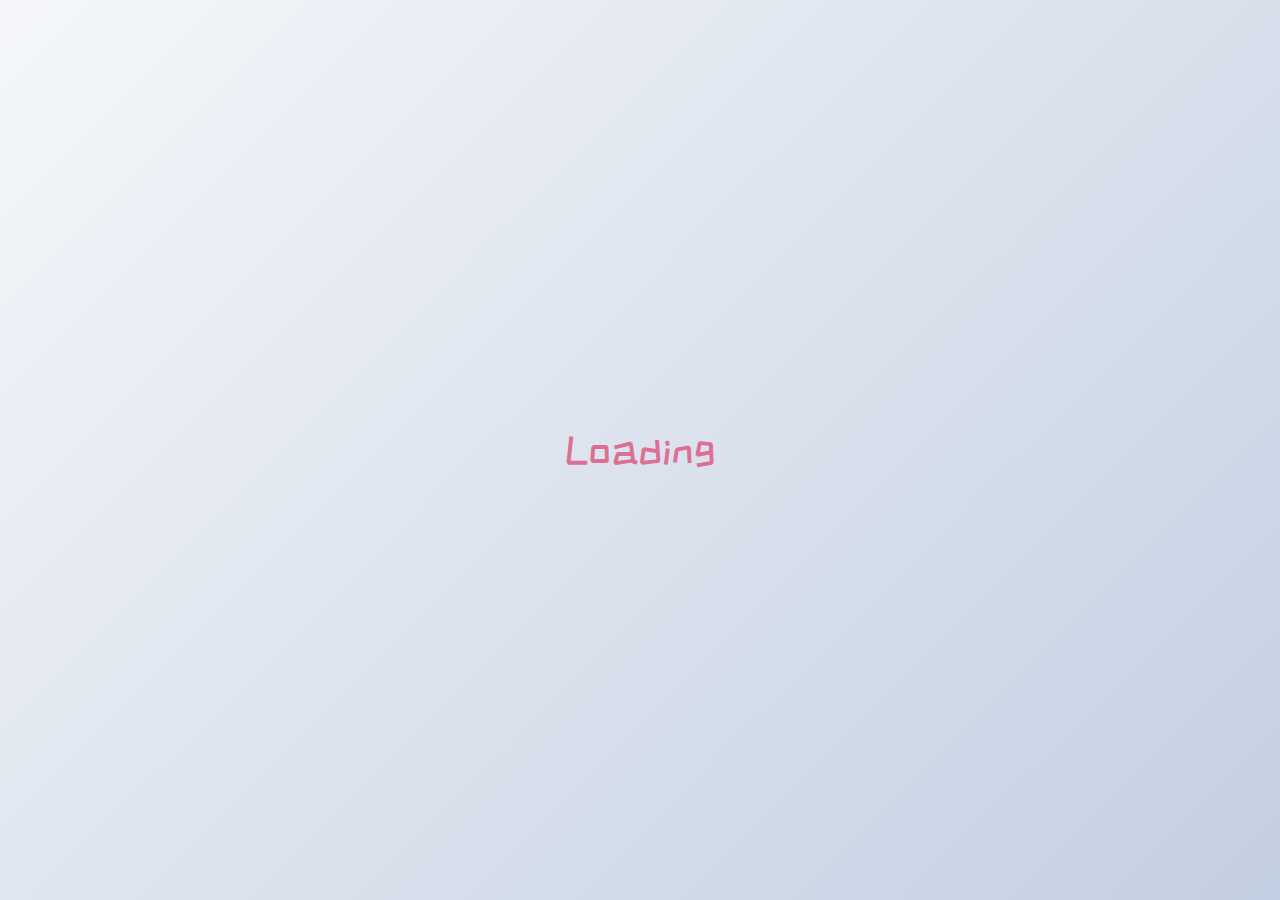
<file: projects/quick&easy-css-loaders/index.html>
<!DOCTYPE html>
<html lang="en">
  <head>
    <meta charset="UTF-8" />
    <meta name="viewport" content="width=device-width, initial-scale=1.0" />
    <meta http-equiv="X-UA-Compatible" content="ie=edge" />
    <link rel="stylesheet" href="css/style.css" />
    <!-- <link rel="stylesheet" href="css/loader1.css" /> -->
    <link rel="stylesheet" href="css/loader2.css" />
    <!-- <link rel="stylesheet" href="css/loader3.css" /> -->
    <title>CSS Loaders</title>
  </head>

  <body>
    <!-- Loader 1 -->
    <!-- <div class="loader">
        <div class="circle"></div>
        <div class="circle"></div>
    </div> -->

    <!-- Loader 2 -->
    <div class="loader">Loading</div>

    <!-- Loader 3 -->
    <!-- <div class="loader">
      <span></span>
      <span></span>
      <span></span>
    </div> -->

    <section class="main">
      <h1>欢迎来到 米修在线</h1>
      <p>
        Lorem ipsum dolor sit amet, consectetur adipisicing elit. Deserunt,
        magnam at. Veritatis, soluta. Perferendis, quia fugiat architecto
        repudiandae veniam ratione!
      </p>
      <a href="#" class="btn">阅读更多</a>
    </section>

    <script src="main.js"></script>
  </body>
</html>
</file>
<file: css/style.css>
* {
  -webkit-box-sizing: border-box;
  box-sizing: border-box;
  margin: 0;
  padding: 0;
}
body {
  color: #333;
  font-family: 'Roboto', sans-serif;
  line-height: 1.5;
}
a {
  text-decoration: none;
}
ul {
  list-style: none;
}
p {
  margin: 10px 0;
}
.logo {
  width: 250px;
}
.container {
  max-width: 1100px;
  margin: 0 auto;
  overflow: auto;
  padding: 0 40px;
}
.main-nav {
  background: rgba(0, 0, 0, 0.5);
  border-bottom: 1px solid rgba(255, 255, 255, 0.2);
  background: #040e27;
  padding: 10px 0;
  color: #fff;
}
.main-nav .container {
  display: -webkit-box;
  display: -ms-flexbox;
  display: flex;
  -webkit-box-align: center;
  -ms-flex-align: center;
  align-items: center;
  -webkit-box-pack: justify;
  -ms-flex-pack: justify;
  justify-content: space-between;
}
.main-nav ul {
  display: -webkit-box;
  display: -ms-flexbox;
  display: flex;
  -webkit-box-align: center;
  -ms-flex-align: center;
  align-items: center;
}
.main-nav li {
  margin: 5px 15px;
  font-size: 17px;
}
.main-nav a {
  color: #fff;
}
.main-nav a:hover {
  color: #0181f5;
}
.showcase {
  height: 600px;
  font-family: 'Alata', sans-serif;
  position: relative;
  background: url('../images/showcase-bg.png') no-repeat center bottom;
  z-index: 2;
}
.showcase .container {
  display: -webkit-box;
  display: -ms-flexbox;
  display: flex;
  -webkit-box-orient: vertical;
  -webkit-box-direction: normal;
  -ms-flex-direction: column;
  flex-direction: column;
  -webkit-box-align: center;
  -ms-flex-align: center;
  align-items: center;
  -webkit-box-pack: center;
  -ms-flex-pack: center;
  justify-content: center;
  text-align: center;
  height: 100%;
  z-index: 2;
}
.showcase h2 {
  font-size: 30px;
  color: #0181f5;
  margin-bottom: 22px;
  font-family: Alata, sans-serif;
  font-size: 20px;
}
.showcase h1 {
  font-size: 40px;
  letter-spacing: 3px;
  line-height: 1.7;
  font-weight: 400;
}
.showcase h4 {
  color: #ccc;
  margin: 30px 0 20px 0;
}
.showcase::after {
  content: '';
  position: absolute;
  top: 0;
  left: 0;
  width: 100%;
  height: 100%;
  background: rgba(4, 14, 39, 0.8);
  z-index: -2;
}
.projects {
  display: -ms-grid;
  display: grid;
  -ms-grid-columns: (1fr);
  grid-template-columns: repeat(4, 1fr);
  grid-gap: 2px;
  background-color: #040e27;
}
.projects img {
  width: 100%;
  height: 100%;
}
.projects h4 {
  font-size: 20px;
}
.projects > div {
  position: relative;
  cursor: pointer;
  height: 100%;
}
.projects div:hover .content {
  opacity: 0.9;
}
.projects .content {
  opacity: 0;
  position: absolute;
  top: 0;
  left: 0;
  width: 100%;
  height: 100%;
  background: #0181f5;
  color: #fff;
  display: -webkit-box;
  display: -ms-flexbox;
  display: flex;
  -webkit-box-orient: vertical;
  -webkit-box-direction: normal;
  -ms-flex-direction: column;
  flex-direction: column;
  -webkit-box-align: center;
  -ms-flex-align: center;
  align-items: center;
  -webkit-box-pack: center;
  -ms-flex-pack: center;
  justify-content: center;
  text-align: center;
  -webkit-transition: opacity 0.3s ease-in;
  transition: opacity 0.3s ease-in;
}
.projects .content p {
  margin: 15px 5px;
}
.main-footer .container {
  min-height: 100px;
  padding: 20px 40px;
  display: -webkit-box;
  display: -ms-flexbox;
  display: flex;
  -webkit-box-align: center;
  -ms-flex-align: center;
  align-items: center;
  -webkit-box-pack: justify;
  -ms-flex-pack: justify;
  justify-content: space-between;
}
.main-footer .social {
  display: -webkit-box;
  display: -ms-flexbox;
  display: flex;
  -webkit-box-align: center;
  -ms-flex-align: center;
  align-items: center;
}
.main-footer .social p {
  margin-right: 20px;
}
.main-footer .social a {
  margin-right: 10px;
}
.main-footer .social a img {
  width: 32px;
  height: 32px;
}
.main-footer ul li {
  line-height: 2;
}
.header {
  height: 100px;
  display: -webkit-box;
  display: -ms-flexbox;
  display: flex;
  -webkit-box-align: center;
  -ms-flex-align: center;
  align-items: center;
  -webkit-box-pack: center;
  -ms-flex-pack: center;
  justify-content: center;
  margin-bottom: 30px;
}
.about-a {
  display: -ms-grid;
  display: grid;
  -ms-grid-columns: 2fr 1fr;
  grid-template-columns: 2fr 1fr;
  grid-gap: 50px;
  -webkit-box-pack: center;
  -ms-flex-pack: center;
  justify-content: center;
  -webkit-box-align: center;
  -ms-flex-align: center;
  align-items: center;
  border-bottom: #ccc solid 1px;
  padding-bottom: 20px;
  margin-bottom: 20px;
}
.about-a .repo {
  color: #333;
  border: 2px solid #040e27;
  height: 100px;
  padding: 10px;
  display: -webkit-box;
  display: -ms-flexbox;
  display: flex;
  -webkit-box-align: center;
  -ms-flex-align: center;
  align-items: center;
  -webkit-box-pack: center;
  -ms-flex-pack: center;
  justify-content: center;
}
.about-a .repo i {
  margin-right: 20px;
}
.about-b .courses {
  margin: 30px 0 30px 0;
}
.about-b .courses a {
  margin: 10px;
}
.about-c {
  margin: 30px 0 50px 0;
  border-bottom: #ccc solid 1px;
  padding-bottom: 20px;
  margin-bottom: 20px;
}
.about-c h2 {
  margin-bottom: 20px;
}
.about-c div {
  margin-top: 30px;
  display: -ms-grid;
  display: grid;
  -ms-grid-columns: (1fr);
  grid-template-columns: repeat(2, 1fr);
}
.about-d {
  display: -ms-grid;
  display: grid;
  -ms-grid-columns: 2fr 1fr;
  grid-template-columns: 2fr 1fr;
  grid-gap: 50px;
  -webkit-box-pack: center;
  -ms-flex-pack: center;
  justify-content: center;
  -webkit-box-align: center;
  -ms-flex-align: center;
  align-items: center;
  margin-bottom: 50px;
}
.about-d img {
  height: 100px;
  width: 100px;
  border-radius: 50%;
}
.bg-primary {
  background-color: #040e27;
  color: #fff;
}
.bg-primary a {
  color: #fff;
}
.bg-primary a:hover {
  color: #0181f5;
}
.bg-secondary {
  background-color: #0181f5;
  color: #fff;
}
.bg-secondary a {
  color: #fff;
}
.bg-secondary a:hover {
  color: #040e27;
}
.btn {
  display: inline-block;
  font-family: Alata, sans-serif;
  font-size: 15px;
  font-weight: 500;
  text-align: center;
  text-transform: capitalize;
  cursor: pointer;
  color: #0181f5;
  background: #0181f5;
  padding: 12px 30px;
  border-radius: 0px;
  -webkit-transition: all 0.5s ease 0s;
  transition: all 0.5s ease 0s;
}
.btn-secondary {
  color: #fff;
  background: #0181f5;
}
.btn-primary {
  color: #fff;
  background: #040e27;
}
.btn-img {
  display: -webkit-box;
  display: -ms-flexbox;
  display: flex;
  -webkit-box-align: center;
  -ms-flex-align: center;
  align-items: center;
  -webkit-box-pack: center;
  -ms-flex-pack: center;
  justify-content: center;
  margin-top: 50px;
}
.btn-img img {
  height: 30px;
  width: 30px;
  margin-right: 10px;
}
.btn:hover {
  -webkit-transform: scale(0.98);
  transform: scale(0.98);
  opacity: 0.9;
  color: #f4f4f4 !important;
}
.text-primary {
  color: #040e27;
}
.text-secondary {
  color: #0181f5;
}
.text-success {
  color: orange;
}
@media (max-width: 960px) {
  .showcase h1 {
    font-size: 30px;
  }
  .projects {
    -ms-grid-columns: (1fr);
    grid-template-columns: repeat(3, 1fr);
  }
}
@media (max-width: 700px) {
  .showcase h1 {
    font-size: 20px;
  }
  .logo {
    width: 50px;
  }
  .projects {
    -ms-grid-columns: (1fr);
    grid-template-columns: repeat(2, 1fr);
  }
}
@media (max-width: 500px) {
  .projects {
    -ms-grid-columns: 1fr;
    grid-template-columns: 1fr;
  }
  .main-footer ul {
    display: none;
  }
  .about-a {
    -ms-grid-columns: 1fr;
    grid-template-columns: 1fr;
  }
  .about-a .repo {
    height: 100px;
  }
}
</file>
<file: route/css/vendor.css>
.img-full{display:block;height:auto;width:100%}.es-box-shadow{box-shadow:0 1px 2px 0 rgba(0,0,0,.1)}.uploader{position:relative;display:inline-block;overflow:hidden;cursor:default;padding:0;margin:0;box-shadow:0 0 5px #ddd;border-radius:5px}.uploader .filename{width:180px;padding:8px 10px;overflow:hidden;cursor:default;border:1px solid;border-right:0;font:9pt/100% Arial,Helvetica,sans-serif;color:#777;text-shadow:1px 1px 0 #fff;text-overflow:ellipsis;white-space:nowrap;border-radius:5px 0 0 5px;background:#f5f5f5;background:-moz-linear-gradient(top,#fafafa 0,#eee 100%);background:-webkit-gradient(linear,left top,left bottom,color-stop(0,#fafafa),color-stop(100%,#f5f5f5));filter:progid:DXImageTransform.Microsoft.gradient(startColorstr="#fafafa",endColorstr="#f5f5f5",GradientType=0);border-color:#ccc;box-sizing:border-box}.uploader .button,.uploader .filename{float:left;display:inline-block;outline:0 none;height:32px;margin:0;box-shadow:inset 0 0 1px #fff}.uploader .button{padding:8px 12px;cursor:pointer;border:1px solid;font:700 9pt/100% Arial,Helvetica,sans-serif;border-radius:0 5px 5px 0}.uploader input[type=file]{position:absolute;top:0;right:0;bottom:0;border:0;padding:0;margin:0;height:30px;cursor:pointer;filter:alpha(opacity=0);-moz-opacity:0;-khtml-opacity:0;opacity:0;display:block}.uploader input[type=button]::-moz-focus-inner{padding:0;border:0 none;-moz-box-sizing:content-box}.uploader input[type=button]::-webkit-focus-inner{padding:0;border:0 none;-webkit-box-sizing:content-box}.uploader input[type=text]::-moz-focus-inner{padding:0;border:0 none;-moz-box-sizing:content-box}.uploader input[type=text]::-webkit-focus-inner{padding:0;border:0 none;-webkit-box-sizing:content-box}.uploader.blue .button{color:#fff;text-shadow:1px 1px 0 #09365f;background:#064884;background:-moz-linear-gradient(top,#3b75b4 0,#064884 100%);background:-webkit-gradient(linear,left top,left bottom,color-stop(0,#3b75b4),color-stop(100%,#064884));filter:progid:DXImageTransform.Microsoft.gradient(startColorstr="#3b75b4",endColorstr="#064884",GradientType=0);border-color:#09365f}.uploader.blue:hover .button{background:#3b75b4;background:-moz-linear-gradient(top,#064884 0,#3b75b4 100%);background:-webkit-gradient(linear,left top,left bottom,color-stop(0,#064884),color-stop(100%,#3b75b4));filter:progid:DXImageTransform.Microsoft.gradient(startColorstr="#064884",endColorstr="#3b75b4",GradientType=0)}.upload-picture-btn{position:relative}.upload-picture-btn div{width:100%!important;height:100%!important;left:0!important;top:0!important}
</file>
<file: route/css/main.css>
@font-face{font-family:es-icon;src:url(../fonts/es-icon.eot);src:url(../fonts/es-icon.eot#iefix) format("embedded-opentype"),url(../fonts/es-icon.woff) format("woff"),url(../fonts/es-icon.ttf) format("truetype"),url(../images/es-icon.svg#es-icon) format("svg")}.es-icon{font-family:es-icon!important;font-size:16px;font-style:normal;-webkit-font-smoothing:antialiased;-moz-osx-font-smoothing:grayscale}.es-icon-qrcode:before{content:"\E615"}.es-icon-search1:before{content:"\E6CD"}.es-icon-time:before{content:"\E69D"}.es-icon-likefill:before{content:"\E6CE"}.es-icon-like:before{content:"\E6CF"}.es-icon-videocam:before{content:"\E678"}.es-icon-home1:before{content:"\E6D0"}.es-icon-homefill:before{content:"\E6D1"}.es-icon-anonymous-iconfont:before{content:"\E666"}.es-icon-wenhao:before{content:"\E671"}.es-icon-dot:before{content:"\E68A"}.es-icon-add:before{content:"\E6D7"}.es-icon-close01:before{content:"\E68E"}.es-icon-view:before{content:"\E6A4"}.es-icon-youjian1:before{content:"\E6D6"}.es-icon-markzhuanhuan:before{content:"\E6C9"}.es-icon-icon_close_circle:before{content:"\E687"}.es-icon-focus:before{content:"\E69E"}.es-icon-angledoubleright:before{content:"\E67D"}.es-icon-angledoubleleft:before{content:"\E67E"}.es-icon-playcircleoutline:before{content:"\E66D"}.es-icon-zhongchuan:before{content:"\E7CC"}.es-icon-portrait:before{content:"\E65E"}.es-icon-accesstime:before{content:"\E658"}.es-icon-accountcircle:before{content:"\E668"}.es-icon-addbox:before{content:"\E65F"}.es-icon-checkbox:before{content:"\E660"}.es-icon-explore:before{content:"\E67F"}.es-icon-forum:before{content:"\E662"}.es-icon-history:before{content:"\E670"}.es-icon-removecircle:before{content:"\E66C"}.es-icon-thumbup:before{content:"\E659"}.es-icon-reply:before{content:"\E65A"}.es-icon-textsms:before{content:"\E657"}.es-icon-alarmon:before{content:"\E672"}.es-icon-assignment:before{content:"\E679"}.es-icon-assignmentind:before{content:"\E661"}.es-icon-keyboardarrowdown:before{content:"\E663"}.es-icon-keyboardarrowup:before{content:"\E664"}.es-icon-language:before{content:"\E65B"}.es-icon-link:before{content:"\E690"}.es-icon-livehelp:before{content:"\E680"}.es-icon-locallibrary:before{content:"\E66E"}.es-icon-loyalty:before{content:"\E65C"}.es-icon-mylibrarybooks:before{content:"\E67A"}.es-icon-mylocation:before{content:"\E669"}.es-icon-phone:before{content:"\E676"}.es-icon-permcontactcal:before{content:"\E66F"}.es-icon-publish:before{content:"\E66A"}.es-icon-removeredeye:before{content:"\E67B"}.es-icon-remove:before{content:"\E667"}.es-icon-addcircle:before{content:"\E66B"}.es-icon-search:before{content:"\E600"}.es-icon-mail:before{content:"\E601"}.es-icon-personadd:before{content:"\E602"}.es-icon-person:before{content:"\E604"}.es-icon-arrowdropdown:before{content:"\E603"}.es-icon-drafts:before{content:"\E605"}.es-icon-notifications:before{content:"\E606"}.es-icon-notificationsoff:before{content:"\E607"}.es-icon-notificationson:before{content:"\E608"}.es-icon-book:before{content:"\E609"}.es-icon-bookmarkoutline:before{content:"\E60A"}.es-icon-bookmark:before{content:"\E60B"}.es-icon-graphicclass:before{content:"\E60E"}.es-icon-description:before{content:"\E60F"}.es-icon-phone1:before{content:"\E610"}.es-icon-swaphoriz:before{content:"\E611"}.es-icon-audioclass:before{content:"\E60D"}.es-icon-flashclass:before{content:"\E612"}.es-icon-pptclass:before{content:"\E613"}.es-icon-videoclass:before{content:"\E614"}.es-icon-crown:before{content:"\E616"}.es-icon-exit:before{content:"\E617"}.es-icon-arrowback:before{content:"\E618"}.es-icon-arrowdropup:before{content:"\E619"}.es-icon-arrowforward:before{content:"\E61A"}.es-icon-chevronleft:before{content:"\E61B"}.es-icon-chevronright:before{content:"\E61C"}.es-icon-refresh:before{content:"\E61D"}.es-icon-menu:before{content:"\E61E"}.es-icon-android:before{content:"\E61F"}.es-icon-apple:before{content:"\E620"}.es-icon-comment:before{content:"\E621"}.es-icon-favoriteoutline:before{content:"\E622"}.es-icon-favorite:before{content:"\E623"}.es-icon-flag:before{content:"\E624"}.es-icon-help:before{content:"\E625"}.es-icon-home:before{content:"\E626"}.es-icon-importexport:before{content:"\E627"}.es-icon-lock:before{content:"\E628"}.es-icon-noteadd:before{content:"\E629"}.es-icon-power:before{content:"\E62A"}.es-icon-setting:before{content:"\E62B"}.es-icon-share:before{content:"\E62C"}.es-icon-starhalf:before{content:"\E62D"}.es-icon-staroutline:before{content:"\E62E"}.es-icon-star:before{content:"\E62F"}.es-icon-studydone:before{content:"\E630"}.es-icon-study:before{content:"\E631"}.es-icon-toc:before{content:"\E632"}.es-icon-calendar:before{content:"\E633"}.es-icon-contentcopy:before{content:"\E634"}.es-icon-delete:before{content:"\E635"}.es-icon-done:before{content:"\E636"}.es-icon-edit:before{content:"\E637"}.es-icon-filedownload:before{content:"\E638"}.es-icon-fileupdate:before{content:"\E639"}.es-icon-help1:before{content:"\E63A"}.es-icon-infooutline:before{content:"\E63B"}.es-icon-info:before{content:"\E63C"}.es-icon-send:before{content:"\E63D"}.es-icon-today:before{content:"\E63E"}.es-icon-viewlist:before{content:"\E63F"}.es-icon-viewmodule:before{content:"\E640"}.es-icon-visibilityoff:before{content:"\E641"}.es-icon-visibility:before{content:"\E642"}.es-icon-administrator:before{content:"\E643"}.es-icon-qq:before{content:"\E644"}.es-icon-qzone:before{content:"\E645"}.es-icon-renren:before{content:"\E646"}.es-icon-weibo:before{content:"\E65D"}.es-icon-weixin:before{content:"\E647"}.es-icon-done1:before{content:"\E649"}.es-icon-undone:before{content:"\E64A"}.es-icon-whatshot:before{content:"\E64B"}.es-icon-people:before{content:"\E64D"}.es-icon-school:before{content:"\E64C"}.es-icon-groupadd:before{content:"\E64E"}.es-icon-recentactors:before{content:"\E64F"}.es-icon-doneall:before{content:"\E650"}.es-icon-findinpage:before{content:"\E651"}.es-icon-headset:before{content:"\E652"}.es-icon-landscape:before{content:"\E653"}.es-icon-assignment1:before{content:"\E654"}.es-icon-accountwallet:before{content:"\E655"}.es-icon-dashboard:before{content:"\E656"}.es-icon-web:before{content:"\E67C"}.es-icon-check:before{content:"\E60C"}.es-icon-doing:before{content:"\E648"}.es-icon-diqiu:before{content:"\E6C5"}.es-icon-icattachfileblack24px:before{content:"\E681"}.es-icon-morehoriz:before{content:"\E665"}.es-icon-introduction1:before{content:"\E673"}.es-icon-introduction2:before{content:"\E674"}.es-icon-introduction3:before{content:"\E675"}.es-icon-videoplay:before{content:"\E677"}.es-icon-chatcircle:before{content:"\E682"}.es-icon-locationcircle:before{content:"\E683"}.es-icon-warning:before{content:"\E685"}.es-icon-eventnote:before{content:"\E686"}.es-icon-localplay:before{content:"\E684"}.es-icon-money:before{content:"\E688"}.es-icon-zuoye:before{content:"\E760"}.es-icon-write:before{content:"\E761"}.es-icon-lock1:before{content:"\E689"}.es-icon-iccheckcircleblack24px:before{content:"\E68B"}.es-icon-viewcomfy:before{content:"\E68C"}.es-icon-loading:before{content:"\E68D"}.es-icon-calendarok:before{content:"\E6A5"}.es-icon-self:before{content:"\E6C4"}.es-icon-trophy:before{content:"\E691"}.es-icon-iconfontjigou:before{content:"\E6D8"}.es-icon-arrowdropleft:before{content:"\E68F"}.es-icon-hd:before{content:"\E6BB"}.es-icon-activity:before{content:"\E692"}.es-icon-column:before{content:"\E693"}.es-icon-answer:before{content:"\E694"}.es-icon-comment1:before{content:"\E695"}.es-icon-exam:before{content:"\E696"}.es-icon-topic:before{content:"\E697"}.es-icon-target:before{content:"\E698"}.es-icon-homework:before{content:"\E699"}.es-icon-speed:before{content:"\E69A"}.es-icon-lesson:before{content:"\E69B"}.es-icon-addcircle1:before{content:"\E69C"}.es-icon-friends:before{content:"\E69F"}.es-icon-assessment:before{content:"\E6A0"}.es-icon-assignment2:before{content:"\E6A1"}.es-icon-analysis:before{content:"\E6A2"}.es-icon-download:before{content:"\E6A3"}.es-icon-share1:before{content:"\E6CC"}.es-icon-change:before{content:"\E6BC"}.es-icon-icmorevertblack24px:before{content:"\E6A6"}.es-icon-data-order:before{content:"\E6A7"}.es-icon-zanting:before{content:"\E6A8"}.es-icon-huikanshimiao:before{content:"\E6A9"}.es-icon-quanping:before{content:"\E6AA"}.es-icon-bofang:before{content:"\E6AC"}.es-icon-tuichuquanping:before{content:"\E6AD"}.es-icon-lubogongkaike:before{content:"\E6B0"}.es-icon-putongkecheng:before{content:"\E6B1"}.es-icon-zhibokecheng:before{content:"\E6B2"}.es-icon-zhibokecheng2:before{content:"\E6B3"}.es-icon-zanting1:before{content:"\E6C6"}.es-icon-ting:before{content:"\E6B8"}.es-icon-sun:before{content:"\E6C3"}.es-icon-sousuo:before{content:"\E6B4"}.es-icon-yulan:before{content:"\E6B5"}.es-icon-xinxi:before{content:"\E6B6"}.es-icon-cuowu:before{content:"\E6B7"}.es-icon-yidong:before{content:"\E6B9"}.es-icon-huakuai:before{content:"\E6BA"}.es-icon-iconvolumelow:before{content:"\E6BD"}.es-icon-iconvolumehigh:before{content:"\E6BE"}.es-icon-player-volume-mute:before{content:"\E6BF"}.es-icon-forward5:before{content:"\E6AB"}.es-icon-forward10:before{content:"\E6AE"}.es-icon-replay5:before{content:"\E6AF"}.es-icon-replay10:before{content:"\E6C0"}.es-icon-rewardsolid:before{content:"\E6C2"}.es-icon-zhouqikechengtubiao1:before{content:"\E6C1"}.es-icon-newshotfill:before{content:"\E7C4"}.es-icon-newshot:before{content:"\E7C5"}.es-icon-qiehuan:before{content:"\E6D3"}.es-icon-caret-down-circle:before{content:"\E76F"}.es-icon-caret-up-circle:before{content:"\E771"}.es-icon-trophy1:before{content:"\E6DA"}.es-icon-icon-calendar-o:before{content:"\E6CA"}.es-icon-remen:before{content:"\E6CB"}.es-icon-subtitle:before{content:"\E783"}.es-icon--check-circle:before{content:"\E6C7"}.es-icon-undone-check:before{content:"\E6C8"}.es-icon-share_fill:before{content:"\E6D2"}.es-icon-kaoshi:before{content:"\E6D9"}.es-icon-zhuce:before{content:"\E6D4"}.es-icon-denglu:before{content:"\E6D5"}.es-icon-cloud-ask:before{content:"\E95A"}.es-icon-gangweitubiao:before{content:"\E6DB"}.es-icon-jifen:before{content:"\E6DC"}/*! define jquery-plugin/select2/3.4.1/select2-debug.css */.select2-container{margin:0;padding:0;border:none;position:relative;display:inline-block;zoom:1;*display:inline;vertical-align:middle}.select2-container,.select2-drop,.select2-search,.select2-search input{-khtml-box-sizing:border-box;-ms-box-sizing:border-box;box-sizing:border-box}.select2-container .select2-choice{display:block;height:26px;padding:0 0 0 8px;overflow:hidden;position:relative;border:1px solid #ccc;white-space:nowrap;line-height:26px;color:#444;text-decoration:none;border-radius:4px;background-clip:padding-box;-webkit-touch-callout:none;-webkit-user-select:none;-moz-user-select:none;-ms-user-select:none;user-select:none;background-color:#fff;box-shadow:inset 0 1px 1px rgba(0,0,0,.075);//:-webkit-gradient(linear,left bottom,left top,color-stop(0,#eee),color-stop(.5,#fff));//:-webkit-linear-gradient(center bottom,#eee 0,#fff 50%);//:-moz-linear-gradient(center bottom,#eee 0,#fff 50%);//:-o-linear-gradient(bottom,#eee 0,#fff 50%);//:-ms-linear-gradient(top,#fff 0,#eee 50%);//:progid:DXImageTransform.Microsoft.gradient(startColorstr = "#fff",endColorstr = "#eee",GradientType = 0);//:linear-gradient(top,#fff,#eee 50%)}.select2-container.select2-drop-above .select2-choice{border-bottom-color:#aaa;border-radius:0 0 4px 4px;background-image:-ms-linear-gradient(top,#eee 0,#fff 90%);filter:progid:DXImageTransform.Microsoft.gradient(startColorstr="#ffffff",endColorstr="#eeeeee",GradientType=0);background-image:linear-gradient(top,#eee,#fff 90%)}.select2-container.select2-allowclear .select2-choice .select2-chosen{margin-right:42px}.select2-container .select2-choice>.select2-chosen{margin-right:26px;display:block;overflow:hidden;white-space:nowrap;-ms-text-overflow:ellipsis;text-overflow:ellipsis}.select2-container .select2-choice abbr{display:none;width:12px;height:12px;position:absolute;right:24px;top:8px;font-size:1px;text-decoration:none;border:0;background:url([data-uri]) 100% 0 no-repeat;cursor:pointer;outline:0}.select2-container.select2-allowclear .select2-choice abbr{display:inline-block}.select2-container .select2-choice abbr:hover{background-position:right -11px;cursor:pointer}.select2-drop-undermask{background-color:transparent}.select2-drop-mask,.select2-drop-undermask{border:0;margin:0;padding:0;position:absolute;left:0;top:0;z-index:9998;filter:alpha(opacity=0)}.select2-drop-mask{background-color:#fff;opacity:0}.select2-drop{width:100%;margin-top:-1px;position:absolute;z-index:9998;top:100%;background:#fff;color:#000;border:1px solid #aaa;border-top:0;border-radius:0 0 4px 4px;box-shadow:0 4px 5px rgba(0,0,0,.15)}.select2-drop-auto-width{border-top:1px solid #aaa!important;border-bottom:1px solid #aaa!important;width:auto}.select2-drop-auto-width .select2-search{padding-top:4px}.select2-drop.select2-drop-above{margin-top:1px;border-top:1px solid #aaa;border-bottom:0;border-radius:4px 4px 0 0;box-shadow:0 -4px 5px rgba(0,0,0,.15)}.select2-drop-active{border:1px solid #aaa;border-top:none}.select2-drop.select2-drop-above.select2-drop-active{border-top:1px solid #aaa}.select2-container .select2-choice .select2-arrow{display:inline-block;width:18px;height:100%;position:absolute;right:0;top:0;border-radius:0 4px 4px 0;background-clip:padding-box;//:#ccc;//:-webkit-gradient(linear,left bottom,left top,color-stop(0,#ccc),color-stop(.6,#eee));//:-webkit-linear-gradient(center bottom,#ccc 0,#eee 60%);//:-moz-linear-gradient(center bottom,#ccc 0,#eee 60%);//:-o-linear-gradient(bottom,#ccc 0,#eee 60%);//:-ms-linear-gradient(top,#ccc 0,#eee 60%);//:progid:DXImageTransform.Microsoft.gradient(startColorstr = "#eee",endColorstr = "#ccc",GradientType = 0);//:linear-gradient(top,#ccc,#eee 60%)}.select2-container .select2-choice .select2-arrow b{display:block;width:100%;height:100%;background:url([data-uri]) no-repeat 0 1px}.select2-search{display:inline-block;width:100%;min-height:26px;margin:0;padding-left:4px;padding-right:4px;position:relative;z-index:10000;white-space:nowrap}.select2-search input{width:100%;height:auto!important;min-height:26px;padding:4px 20px 4px 5px;margin:0;outline:0;font-family:sans-serif;font-size:1em;border:1px solid #aaa;border-radius:0;box-shadow:none;background:#fff url([data-uri]) no-repeat 100% -22px;background:url([data-uri]) no-repeat 100% -22px,linear-gradient(top,#fff 85%,#eee 99%)}.select2-drop.select2-drop-above .select2-search input{margin-top:4px}.select2-search input.select2-active{background:#fff url(../images/select2-spinner.gif) no-repeat 100%;background:url(../images/select2-spinner.gif) no-repeat 100%,linear-gradient(top,#fff 85%,#eee 99%)}.select2-container-active .select2-choice,.select2-container-active .select2-choices{border:1px solid #aaa;outline:none;box-shadow:0 0 5px rgba(0,0,0,.3)}.select2-dropdown-open .select2-choice{border-bottom-color:transparent;box-shadow:inset 0 1px 0 #fff;border-bottom-left-radius:0;border-bottom-right-radius:0;background-color:#eee;background-image:-ms-linear-gradient(top,#fff 0,#eee 50%);filter:progid:DXImageTransform.Microsoft.gradient(startColorstr="#eeeeee",endColorstr="#ffffff",GradientType=0);background-image:linear-gradient(top,#fff,#eee 50%)}.select2-dropdown-open.select2-drop-above .select2-choice,.select2-dropdown-open.select2-drop-above .select2-choices{border:1px solid #aaa;border-top-color:transparent;background-image:-ms-linear-gradient(bottom,#fff 0,#eee 50%);filter:progid:DXImageTransform.Microsoft.gradient(startColorstr="#eeeeee",endColorstr="#ffffff",GradientType=0);background-image:linear-gradient(bottom,#fff,#eee 50%)}.select2-dropdown-open .select2-choice .select2-arrow{background:transparent;border-left:none;filter:none}.select2-dropdown-open .select2-choice .select2-arrow b{background-position:-18px 1px}.select2-results{max-height:200px;padding:0 0 0 4px;margin:4px 4px 4px 0;position:relative;overflow-x:hidden;overflow-y:auto;-webkit-tap-highlight-color:rgba(0,0,0,0)}.select2-results ul.select2-result-sub{margin:0;padding-left:0}.select2-results ul.select2-result-sub>li .select2-result-label{padding-left:20px}.select2-results ul.select2-result-sub ul.select2-result-sub>li .select2-result-label{padding-left:40px}.select2-results ul.select2-result-sub ul.select2-result-sub ul.select2-result-sub>li .select2-result-label{padding-left:60px}.select2-results ul.select2-result-sub ul.select2-result-sub ul.select2-result-sub ul.select2-result-sub>li .select2-result-label{padding-left:80px}.select2-results ul.select2-result-sub ul.select2-result-sub ul.select2-result-sub ul.select2-result-sub ul.select2-result-sub>li .select2-result-label{padding-left:100px}.select2-results ul.select2-result-sub ul.select2-result-sub ul.select2-result-sub ul.select2-result-sub ul.select2-result-sub ul.select2-result-sub>li .select2-result-label{padding-left:110px}.select2-results ul.select2-result-sub ul.select2-result-sub ul.select2-result-sub ul.select2-result-sub ul.select2-result-sub ul.select2-result-sub ul.select2-result-sub>li .select2-result-label{padding-left:120px}.select2-results li{list-style:none;display:list-item;background-image:none}.select2-results li.select2-result-with-children>.select2-result-label{font-weight:700}.select2-results .select2-result-label{display:inline-block;width:100%;padding:3px 7px 4px;margin:0;cursor:pointer;min-height:1em;-webkit-touch-callout:none;-webkit-user-select:none;-moz-user-select:none;-ms-user-select:none;user-select:none}.select2-results .select2-highlighted{background:#3875d7;color:#fff}.select2-results li em{background:#feffde;font-style:normal}.select2-results .select2-highlighted em{background:transparent}.select2-results .select2-highlighted ul{background:#fff;color:#000}.select2-results .select2-no-results,.select2-results .select2-searching,.select2-results .select2-selection-limit{background:#f4f4f4;display:list-item}.select2-results .select2-disabled.select2-highlighted{color:#666;background:#f4f4f4;display:list-item;cursor:default}.select2-results .select2-disabled{background:#f4f4f4;display:list-item;cursor:default}.select2-results .select2-selected{display:none}.select2-more-results.select2-active{background:#f4f4f4 url(../images/select2-spinner.gif) no-repeat 100%}.select2-more-results{background:#f4f4f4;display:list-item}.select2-container.select2-container-disabled .select2-choice{background-color:#f4f4f4;background-image:none;border:1px solid #ddd;cursor:default}.select2-container.select2-container-disabled .select2-choice .select2-arrow{background-color:#f4f4f4;background-image:none;border-left:0}.select2-container.select2-container-disabled .select2-choice abbr{display:none}.select2-container-multi .select2-choices{height:auto!important;height:1%;margin:0;padding:0;position:relative;border:1px solid #aaa;cursor:text;overflow:hidden;background-color:#fff;background-image:linear-gradient(top,#eee 1%,#fff 15%)}.select2-locked{padding:3px 5px!important}.select2-container-multi .select2-choices{min-height:26px}.select2-container-multi.select2-container-active .select2-choices{border:1px solid #aaa;outline:none;box-shadow:0 0 5px rgba(0,0,0,.3)}.select2-container-multi .select2-choices li{float:left;list-style:none}.select2-container-multi .select2-choices .select2-search-field{margin:0;padding:0;white-space:nowrap}.select2-container-multi .select2-choices .select2-search-field input{padding:5px;margin:1px 0;font-family:sans-serif;font-size:100%;color:#666;outline:0;border:0;box-shadow:none;background:transparent!important}.select2-container-multi .select2-choices .select2-search-field input.select2-active{background:#fff url(../images/select2-spinner.gif) no-repeat 100%!important}.select2-default{color:#999!important}.select2-container-multi .select2-choices .select2-search-choice{padding:3px 5px 3px 18px;margin:3px 0 3px 5px;position:relative;line-height:13px;color:#333;cursor:default;border:1px solid #aaa;border-radius:3px;box-shadow:inset 0 0 2px #fff,0 1px 0 rgba(0,0,0,.05);background-clip:padding-box;-webkit-touch-callout:none;-webkit-user-select:none;-moz-user-select:none;-ms-user-select:none;user-select:none;background-color:#e4e4e4;filter:progid:DXImageTransform.Microsoft.gradient(startColorstr="#eeeeee",endColorstr="#f4f4f4",GradientType=0);background-image:linear-gradient(top,#f4f4f4 20%,#f0f0f0 50%,#e8e8e8 52%,#eee)}.select2-container-multi .select2-choices .select2-search-choice .select2-chosen{cursor:default}.select2-container-multi .select2-choices .select2-search-choice-focus{background:#d4d4d4}.select2-search-choice-close{display:block;width:12px;height:13px;position:absolute;right:3px;top:4px;font-size:1px;outline:none;background:url([data-uri]) 100% 0 no-repeat}.select2-container-multi .select2-search-choice-close{left:3px}.select2-container-multi .select2-choices .select2-search-choice-focus .select2-search-choice-close,.select2-container-multi .select2-choices .select2-search-choice .select2-search-choice-close:hover{background-position:right -11px}.select2-container-multi.select2-container-disabled .select2-choices{background-color:#f4f4f4;background-image:none;border:1px solid #ddd;cursor:default}.select2-container-multi.select2-container-disabled .select2-choices .select2-search-choice{padding:3px 5px;border:1px solid #ddd;background-image:none;background-color:#f4f4f4}.select2-container-multi.select2-container-disabled .select2-choices .select2-search-choice .select2-search-choice-close{display:none;background:none}.select2-result-selectable .select2-match,.select2-result-unselectable .select2-match{text-decoration:underline}.select2-offscreen,.select2-offscreen:focus{clip:rect(0 0 0 0);width:1px;height:1px;border:0;margin:0;padding:0;overflow:hidden;position:absolute;outline:0;left:0}.select2-display-none{display:none}.select2-measure-scrollbar{position:absolute;top:-10000px;left:-10000px;width:100px;height:100px;overflow:scroll}@media only screen and (-webkit-min-device-pixel-ratio:1.5),only screen and (min-resolution:144dpi){.select2-container .select2-choice .select2-arrow b,.select2-container .select2-choice abbr,.select2-search-choice-close,.select2-search input{background-image:url([data-uri])!important;background-repeat:no-repeat!important;background-size:60px 40px!important}.select2-search input{background-position:100% -21px!important}}.select2-result-text{white-space:nowrap;display:inline-block;width:75%}.select2-tree-icon{display:inline-block;width:14px;color:#333}.img-full{display:block;height:auto;width:100%}.es-box-shadow{box-shadow:0 1px 2px 0 rgba(0,0,0,.1)}.group-page .group-post-list .metas{font-size:12px;color:#999;margin-bottom:10px}.group-page .group-post-list .metas .floor{float:right}.group-page .group-post-list .content{margin-bottom:20px;word-break:break-all}.group-page .group-post-list .actions{text-align:right;font-size:12px;margin:5px 0}.group-page .group-post-list .well{background:#f9f9f9}.group-page .group-post-list .well .actions{text-align:left;margin:15px 0}.group-page .group-logo-sm{width:50px;height:50px}.group-page .hideContent{border:1px solid #999;padding:10px}.group-page .hideContent h4{color:#999;text-align:center;font-size:14px}.thread-list .media-object{width:36px}.thread-list .title{vertical-align:middle}.thread-list .metas{font-size:12px;color:#999}.thread-list .metas .userImg{vertical-align:bottom}.thread-list .metas .divider{margin:0 5px;color:#ccc}.group-media-sm{margin-bottom:15px}.group-media-sm .media-object{width:60px;height:60px}.userpage-header .media{padding-top:25px;padding-bottom:25px}.userpage-header .media-left{padding-right:30px}@media (max-width:767px){.userpage-header .media-left{display:block;text-align:center;margin-bottom:30px;padding-right:0}}.userpage-header .avatar-bg{position:relative;display:inline-block}.userpage-header .media-left .icon-user-status{position:absolute;bottom:0;right:8px}.userpage-header h2{margin-top:0;margin-bottom:15px;font-size:28px}.userpage-header h2 small{font-size:16px;color:#096}.userpage-header .actions{float:right}.course-title{line-height:32px;margin:8px 0 16px}#course-student-list .media{position:relative}#course-student-list .media .progress{position:absolute;top:12px;left:180px;width:150px;margin:0}.announcement-list li .action{visibility:hidden}.announcement-list li:hover .action{visibility:visible}.thread{margin-bottom:50px;overflow-x:auto;overflow-y:hidden}.thread-header{margin-bottom:15px}.thread-title{margin:0;margin-bottom:5px}.thread-event-title,.thread-title{font-size:20px;line-height:36px;padding:0;word-wrap:break-word;overflow:hidden}.thread-event-title{margin:0}.thread-event-title-bar{margin-top:10px}.thread-metas{color:#999;font-size:12px}.thread-body{margin-bottom:15px;word-wrap:break-word;overflow:hidden}.thread-body img{max-width:100%;height:auto}.thread-footer{text-align:right}.thread-posts-heading{font-size:18px;padding-bottom:10px;border-bottom:3px solid #eee;margin-bottom:20px;color:#000}.thread-posts-heading .glyphicon{color:#ccc;font-size:12px;margin-right:5px}.thread-post{overflow:visible}.show-user{color:#bdb76b;font-size:18px}.thread-post pre,.thread pre{overflow-x:scroll;word-wrap:normal}.thread-post-dropdown{float:right;position:relative}.thread-post-dropdown .dropdown-toggle{text-decoration:none}.thread-post .thread-post-dropdown .dropdown-toggle{visibility:hidden}.thread-post:hover .thread-post-dropdown .dropdown-toggle{visibility:visible}.thread-post-action{text-align:right;font-size:12px;visibility:hidden}.thread-post:hover .thread-post-action{visibility:visible}.thread-list-small{font-size:13px}.thread-list-small .metas{font-size:12px;color:#999}.thread-list-small .metas a{color:#777}.thread-list-small .thread-item-body{padding-left:10px;padding-right:10px}.thread-list-small .thread-item-body .title-icon{display:inline-block;width:20px}.thread-list-small .thread-item-body .title-icon i{font-size:14px}.thread-show .thread-breadcrumb{font-size:13px;margin-bottom:6px}.thread-show .thread-title{margin-top:0;margin-bottom:0;font-size:18px;color:inherit;font-weight:700;line-height:1;display:inline}.thread-show .thread-metas{margin-top:6px}.thread-post-list .metas{font-size:13px}.thread-post-list .metas .nickname{font-weight:700}.thread-post-list .user-avatar img{width:48px;height:48px}.thread-post-list .thread-post-interaction{font-size:13px}.thread-post-list .thread-post-interaction .interaction{margin-right:10px}.thread-subpost-list .user-avatar img{width:32px;height:32px}.thread-subpost-container{margin-top:10px;padding:10px;background-color:#fdfdfd;border-radius:3px;border:1px solid #fdfdfd}.thread-subpost-morebar{margin-top:10px;margin-bottom:10px;font-size:13px}.thread-subpost-form{margin-top:10px}.thread-subpost-list .thread-subpost{margin-top:10px;padding-bottom:10px;border-color:#f6f6f6}.thread-subpost-list .thread-subpost:first-child{margin-top:0}.thread-subpost-list .thread-subpost:last-child{padding-bottom:0}.thread-post-list .thread-post .thread-post-manage-dropdown{visibility:hidden}.thread-post-list .thread-post:hover .thread-post-manage-dropdown{visibility:visible}.thread-post-list .thread-post:hover .thread-subpost .thread-post-manage-dropdown{visibility:hidden}.thread-post-list .thread-subpost:hover .thread-post-manage-dropdown{visibility:visible!important}.live-label{font-size:12px;font-weight:400}.live-course-item-list-multi h3{font-size:16px;font-weight:400;line-height:36px;text-indent:15px;background:#f3f3f3;color:#777;border-bottom:1px solid #e3e3e3;margin:20px 0}.live-course-item-list-multi h3 strong{color:#555}.live-course-item-list-multi ul{list-style:none;margin:0;padding:0;margin-right:0}.live-course-item-list-multi ul li{margin-left:20px;background:#f3f3f3;line-height:40px;margin-bottom:15px;color:#777;border-bottom:1px solid #e3e3e3}.live-course-item-list-multi ul li .item-content{overflow:hidden;height:40px;line-height:40px;float:left;padding-left:15px}.live-course-item-list-multi .item-content .item-title{font-weight:700;width:100%;height:36px;overflow:hidden}.live-course-item-list-multi ul li .item-status{float:right;padding-right:15px}.live-course-item-list-multi ul li:hover{background:#ccc}.live-course-item-list-multi ul li .item-free{color:#3c763d;text-indent:15px}.live-course-list div.course-about{margin:0 0 5px}.live-course-list .live-course-lesson{font-size:12px;margin-bottom:5px;color:#777}.live-course-list .live-course-lesson .live-time{color:#428bca}.live-rating-course .first-rating{display:block}.live-rating-course .other-rating{display:none}.live-rating-course .rank_num{display:inline-block;background-color:#66bc4e;color:#fff;width:20px;height:20px;text-align:center;float:left;margin-right:10px}.lesson-dashboard-page{background:#fff}.lesson-dashboard{position:fixed;background:#fff;top:0;bottom:0;left:0;right:0;background:#e5e5e5}.lesson-dashboard .dashboard-content{position:absolute;top:0;left:20px;right:80px;bottom:0}.lesson-dashboard-open .dashboard-content{right:440px}.lesson-dashboard .toolbar{position:absolute;right:0;top:0;bottom:0;width:60px;border-left:1px solid #e9e9e9;color:#666;background:#fff}.lesson-dashboard-open .toolbar{width:420px}.lesson-dashboard .toolbar-nav{position:absolute;top:0;right:0;bottom:0;width:60px;border-left:1px solid #e9e9e9;background:#363e45}.lesson-dashboard .toolbar-pane-container{position:absolute;top:0;left:0;right:60px;bottom:0;overflow:hidden;background-color:#fff}.ps-container .ps-scrollbar-y-rail{visibility:hidden\9;z-index:1}.ps-container.hover .ps-scrollbar-y-rail,.ps-container:hover .ps-scrollbar-y-rail{visibility:visible\9}.lesson-dashboard .toolbar-pane-container .ps-container .ps-scrollbar-y{right:0}.lesson-dashboard .toolbar-pane-container .ps-container .ps-scrollbar-x{display:none}@media (max-width:1024px){.lesson-dashboard-open .dashboard-content{right:360px}.lesson-dashboard-open .toolbar{width:360px}}@media (max-width:767px){.lesson-dashboard-open .dashboard-content,.lesson-dashboard .dashboard-content{right:20px}.lesson-dashboard .toolbar{display:none}}.lesson-dashboard .toolbar-nav-stacked{margin:0;padding:0;list-style:none}.lesson-dashboard .toolbar-nav-stacked li a{padding:8px 0;margin-bottom:5px;text-align:center;display:inline-block;width:100%;color:#ccc;text-decoration:none}.lesson-dashboard .toolbar-nav-stacked li a:hover{background:#aaa;color:#fff}.lesson-dashboard .toolbar-nav-stacked li a .glyphicon{display:block;margin-bottom:5px}.lesson-dashboard .toolbar-nav-stacked li.active a{background-color:#999;color:#fff}.lesson-dashboard #lesson-toolbar-secondary{position:absolute;bottom:0;left:0;right:0}.lesson-dashboard #lesson-toolbar-secondary .hide-pane{text-align:center}.lesson-dashboard #lesson-toolbar-secondary .hide-pane .glyphicon{display:inline}.lesson-dashboard .dashboard-header{position:absolute;left:130px;top:0;height:40px}.lesson-dashboard .dashboard-header .item-navbar{font-size:16px;line-height:40px;color:#999}.lesson-dashboard .dashboard-header .item-navbar span{cursor:pointer}.lesson-dashboard .dashboard-header .item-navbar span:hover{color:#666}.lesson-dashboard .dashboard-body{position:absolute;top:50px;bottom:50px;width:100%}.lesson-dashboard .dashboard-footer{position:absolute;bottom:10px;width:100%}.lesson-dashboard .dashboard-footer .disabled{pointer-events:auto}.lesson-dashboard .title-group{line-height:40px;height:50px;word-break:break-all;overflow:hidden}.lesson-dashboard .title-group .divider{color:#999;margin:0 3px}.lesson-dashboard .title-group .chapter-label{font-size:16px;color:#999}.lesson-dashboard .title-group .item-label{margin-right:5px}.lesson-dashboard .title-group .item-label,.lesson-dashboard .title-group .item-title{font-size:16px}.lesson-dashboard .lesson-content{height:100%;position:relative}.lesson-dashboard .lesson-content-audio{overflow:hidden}.lesson-dashboard .lesson-content-audio .mejs-container{margin:0 auto;margin-top:100px;display:block}.lesson-dashboard .lesson-content-text{overflow:hidden}.lesson-dashboard .lesson-content-text .ps-scrollbar-x{display:none}.lesson-dashboard .lesson-content-text .ps-scrollbar-y{right:0}.lesson-dashboard .lesson-content-text-body{background:#fff;max-width:750px;margin:0 auto;padding:20px;word-wrap:break-word;overflow:hidden}.lesson-dashboard .lesson-content-text-body img{max-width:100%}.lesson-dashboard .lesson-content-text-body blockquote p{font-size:14px}.lesson-dashboard .nav-btn{position:absolute;border-radius:0;z-index:1000;padding:3px 10px}.lesson-dashboard .back-course-btn{left:0;top:-1px}.lesson-dashboard .prev-lesson-btn{left:90px;top:-1px}.lesson-dashboard .next-lesson-btn{left:90px;bottom:-1px}.lesson-dashboard .question-list-pane{position:absolute;top:0;bottom:0;width:100%;overflow:hidden}.float-consult{position:fixed;right:0;top:50%;visibility:hidden;z-index:999}.float-consult .popover{width:250px;color:#444;cursor:default;-webkit-user-select:text;-moz-user-select:text;-ms-user-select:text;user-select:text}.float-consult .popover .qrcode{max-width:220px}.float-consult .consult-contents{display:none}@font-face{font-family:consultfont;src:url(../fonts/consult-font.eot);src:url(../fonts/consult-font.eot#iefix) format("embedded-opentype"),url(../fonts/consult-font.woff) format("woff"),url(../fonts/consult-font.ttf) format("truetype"),url(../images/consult-font.svg#consultfont) format("svg")}.float-consult .icon{font-family:consultfont!important;font-size:20px;font-style:normal;-webkit-font-smoothing:antialiased;-webkit-text-stroke-width:.2px;-moz-osx-font-smoothing:grayscale}.float-consult .icon-phone:before{content:"\E600"}.float-consult .icon-email:before{content:"\E601"}.float-consult .icon-qq:before{content:"\E603"}.float-consult .icon-weixin:before{content:"\E606"}.float-consult .icon-qqgroup:before{content:"\E608"}#float-consult h3.popover-title{padding:8px 14px}.float-consult-qq-btn .popover img{width:25px;height:25px}.float-consult-qq-btn .popover p{margin:0 0 6px}.float-consult .btn{padding:6px 12px;border-radius:0;color:#fff}.float-consult .btn:first-child{border-top-left-radius:4px;border-top-right-radius:4px}.float-consult .btn:last-child{border-bottom-left-radius:4px;border-bottom-right-radius:4px}.float-consult .btn-consult-warning{background:#ff8a0c;border-color:#ee7900}.float-consult .btn-consult-warning:hover{background:#ee7900;border-color:#dd6800}.float-consult .btn-consult-danger{background:#e83d2c;border-color:#d72c1b}.float-consult .btn-consult-danger:hover{background:#d72c1b;border-color:#c61b0a}.float-consult .btn-consult-default{background:#46c37b;border-color:#35b26a}.float-consult .btn-consult-default:hover{background:#35b26a;border-color:#24a159}.conversation-list .media-heading{font-size:14px;margin-bottom:10px}.conversation-list .media{cursor:pointer}.conversation-list .media .actions{visibility:hidden}.conversation-list .media:hover .actions{visibility:visible}.conversation-list .conversation-footer{color:#999;font-size:13px}.message-reply-form{margin-bottom:30px}.notification-list .media-object{color:#999;font-size:20px}.notification-list .notification-body{margin-bottom:6px}.notification-list .notification-footer{font-size:12px;color:#999}.notification-list blockquote{font-size:13px;padding:5px 10px;margin:5px 0;color:#666}.message-list .media{border-bottom:none}.message-list .media>.pull-left{margin-right:0}.message-list .media>.pull-right{margin-left:0}.message-list .popover{position:relative;display:block;margin:0 20px;max-width:100%}.message-list .message-me .popover{margin-left:70px;background:#fafafa}.message-list .message-she .popover{margin-right:70px}.message-list .popover .arrow{top:24px}.message-list .message-me .popover .arrow:after{border-left-color:#fafafa}.message-list .message-content{margin-bottom:10px}.message-list .message-footer{font-size:12px}.message-list .message-actions{float:right;visibility:hidden}.message-list .media:hover .message-actions{visibility:visible}.notebook-list .media{cursor:pointer}.notebook-list .media-object{max-width:150px}.notebook-list .notebook-metas{color:#999;margin:5px 0 10px}.notebook-list .media .notebook-go{visibility:hidden}.notebook-list .media:hover .notebook-go{visibility:visible}.notebook-heading{line-height:48px;background:#f3f3f3;padding:8px;border:1px solid #ccc}.notebook-heading .notebook-back-btn{margin:11px 10px 0 0}.notebook-heading .notebook-icon{width:80px;height:45px}.notebook-body{border:1px solid #ccc;border-top-width:0}.notebook-note{padding:15px;border-bottom:1px solid #e3e3e3}.notebook-note:hover{background:#f6f6f6}.notebook-note-collapsed{cursor:pointer}.notebook-note .notebook-note-summary{display:none}.notebook-note-collapsed .notebook-note-summary,.notebook-note .notebook-note-body{display:block}.notebook-note-collapsed .notebook-note-body{display:none}.notebook-note-heading{margin-bottom:8px;font-weight:700;color:#444}.notebook-note-length{font-weight:400;color:#999;font-size:12px}.notebook-note-collapse-bar{background:#eee;text-align:center;color:#999;cursor:pointer}.notebook-note-actions{margin:5px 0}.note-list .like{cursor:pointer}.note-list .like em{font-style:normal;font-weight:400}.note-list .like:hover,.note-list .liked{color:#eb7350}.es-row-wrap{margin-bottom:20px;background:#fff;border:1px solid #e4ecf3;box-shadow:0 1px 2px 0 rgba(0,0,0,.1)}.es-row-wrap .row{margin-left:10px;margin-right:10px}.es-row-wrap .page-header{margin-top:25px}.es-row-wrap .page-header h1{font-size:24px}.es-row-wrap h1{word-break:break-all}.lt-ie9 .es-row-wrap{border:1px solid #e1e1e1}.course-grids{margin:0 -15px 0 0;padding:0;list-style:none}.classroomPicture{width:40px;height:40px}.course-grid{display:inline-block;vertical-align:top;margin:15px 15px 15px 0;border:1px solid #e1e1e1;border-radius:4px}.course-grid:hover .course-grid-mask{opacity:1;filter:alpha(opacity=100);transition:all .3s ease}.course-grid:hover .course-grid-mask .course-grid-btn-learn{margin-top:22%;transition:all .3s ease}.course-grid-img{position:relative;overflow:hidden}.course-grid-img .course-grid-mask{position:absolute;top:0;bottom:0;right:0;left:0;text-align:center;background-color:rgba(0,0,0,.4);transition:all .3s ease;border-top-left-radius:4px;border-top-right-radius:4px;opacity:0;filter:alpha(opacity=0)}.course-grid-img .course-grid-mask .course-grid-btn-learn{margin-top:80%;transition:all .3s ease}.course-grid .course-label,.course-grid .label{position:absolute;top:10px;right:10px;font-size:12px}.course-grid .belong-classroom{top:103px;left:0;right:0;color:#fff;background-color:rgba(0,0,0,.1)}.course-grid .grid-body{position:relative;width:204px;display:block;overflow:hidden;text-decoration:none;border-radius:3px;color:#353535}.course-grid .grid-body:hover{text-decoration:none}.related-course-grid{margin:0 15px 15px 0}@media (min-width:1200px){.related-course-grid{margin-bottom:0}.course-grid .grid-body{width:254px}.related-course-grid .grid-body{width:213px}}@media (min-width:980px) and (max-width:1199px){.related-course-grid .grid-body{width:263px}}@media (min-width:768px) and (max-width:979px){.related-course-grid .grid-body{width:306px}}.course-grid .title{display:block;padding:10px;line-height:20px}.course-grid .metas{display:block;margin:0 10px;padding:10px 0;overflow:hidden;text-align:center;font-size:12px;border-top:1px solid #eee;color:#9b9b9b;line-height:1.2}.course-grid .metas .price-col{float:left;text-align:left}.course-grid .metas .meta-label{display:block;color:#999}.course-grid .price-block{text-align:left;padding:6px 0}.course-grid .metas .price-num{padding-top:2px;font-size:15px;font-weight:700;color:#e57259;display:block}.course-grid .metas .review-col{display:inline-block}.course-grid .metas .student-col{float:right;text-align:right}.course-grid .metas .student-num{display:block;margin-top:5px;font-size:13px}.course-grid .teacher{margin:0 10px 10px;padding-top:10px;border-top:1px solid #eee;display:block}.course-grid .teacher .thumb{width:30px;height:30px;float:left;font-size:12px;margin-right:8px}.course-grid .teacher .nickname{font-size:12px}.course-grid .teacher .user-title{font-size:12px;color:#777}.course-grid .learn-status{margin:0 10px 15px}.course-grid .learn-status .progress{margin-bottom:15px}.course-grid .learn-status .action{text-align:center}.course-wide-list{list-style:none;margin:0;padding:0}.course-wide-list .course-item{border:1px solid #ddd;margin-bottom:20px;border-radius:5px}.course-wide-list .course-item:hover{background:#f9f9f9}.course-wide-list .course-picture-link{float:left}.course-wide-list .course-picture{width:230px;border-top-left-radius:4px;border-bottom-left-radius:4px}.course-wide-list .course-body{margin:15px 15px 0 245px}.courses-selected .course-body{margin:15px 15px 0 300px}@media (max-width:600px){.course-wide-list .course-picture-link{float:none;display:block}.course-wide-list .course-picture{display:block;width:100%}.course-wide-list .course-body{margin-left:15px;margin-bottom:15px}}.course-wide-list .course-price-info{float:right}.course-wide-list .course-title{margin:10px 0;word-break:break-all}.course-wide-list .course-title a{color:#555;font-weight:700}.course-wide-list .course-about{margin:0 0 15px;color:#666}.course-wide-list .teacher{float:left;width:180px}.course-wide-list .teacher-avatar{float:left;display:block;width:30px;height:30px;border-radius:3px;margin-right:5px}.course-wide-list .teacher-nickname{font-size:12px;font-weight:700;color:#555}.course-wide-list .teacher-title{color:#777;font-size:12px}.course-wide-list .course-metas{float:right;text-align:right;margin-top:10px}.course-wide-list .course-price{color:#e57259;font-size:16px}.course-wide-list .divider{width:1px;border-left:1px solid #ccc;margin:0 5px}.page-message-container{width:700px;margin:0 auto;margin-bottom:40px}@media (max-width:767px){.page-message-container{width:100%}}.modal .page-message-container{width:auto;margin:20px}.page-message-panel{background:#fff;border:1px solid #ccc;padding:50px}.modal .page-message-panel{border:none}.page-message-heading{margin-bottom:25px}.page-message-title{margin:0;padding:0;line-height:1;font-size:24px}.page-message-body{font-size:16px}.promoted-teacher{text-align:center}.promoted-teacher .avatar{width:80px;height:80px;border:3px solid #f5f5f5;border-radius:50px;display:inline-block}.promoted-teacher .nickname{margin-top:5px;display:block;color:#333;text-decoration:none}.promoted-teacher .title{margin-top:3px;color:#777}.promoted-teacher .about{margin:5px 0;padding-top:5px;text-align:left;font-size:13px;color:#555;border-top:1px dashed #ccc}.promoted-teacher .more{text-align:right;font-size:12px}.vip-item{border:1px solid #e1e1e1;background:#fff}.vip-lists li{margin-bottom:20px}.vip-item h3,.vip-item p{color:#555}@media (max-width:767px){.vip-item h3{padding:0 10px;margin-top:10px;font-size:14px;text-align:center}}.vip-item h4{color:#e57259;text-decoration:none;text-align:center}.vip-item img{width:120px;height:120px;margin:10px 20px;border-radius:50%}@media (max-width:767px){.vip-item img{margin:10px auto}}.vip-item a{overflow:hidden}.vip-price{margin-top:20px}@media (max-width:767px){.vip-price{margin-top:0}}.homepage .news li em{width:85px;float:right;text-align:right;font-style:normal;color:#a9a9a9}.homepage .news ul.row{margin-right:-10px;margin-left:-10px;padding-left:0;list-style:none}.homepage .news li span{color:#428bca;margin-right:10px;text-decoration:none}.homepage .news li a{color:#222;display:block;height:20px;line-height:20px;overflow:hidden;text-overflow:ellipsis;white-space:nowrap}.homepage .teachers ul,.homepage .vip ul{padding-left:0;list-style:none}.homepage .teachers ul li,.homepage .vip ul li{padding-right:10px;padding-left:10px}@media (max-width:767px){.homepage .teachers ul li,.homepage .vip ul li{padding-right:5px;padding-left:5px}}.homepage .hot-group img{width:58px;height:58px}.site-navbar{border-radius:0;background-color:#363e45;z-index:1024}.site-navbar .navbar-brand{color:#fff}.site-navbar .navbar-brand-logo{margin-left:-10px;padding-left:15px;padding-right:15px;float:left}.site-navbar .navbar-brand-logo img{height:50px}.site-navbar .navbar-nav>li>a{color:#fff}.site-navbar .navbar-nav>li>a:focus,.site-navbar .navbar-nav>li>a:hover{background-color:#3a485d}.site-navbar .navbar-nav>.active>a,.site-navbar .navbar-nav>.active>a:focus,.site-navbar .navbar-nav>.active>a:hover,.site-navbar .navbar-nav>.open>a,.site-navbar .navbar-nav>.open>a:focus,.site-navbar .navbar-nav>.open>a:hover{color:#fff;background-color:#3a485d}.site-navbar .badge-container{position:relative}.site-navbar .badge-container .badge{position:absolute;top:5px;right:5px;font-size:11px;background:#f60;padding:2px 5px;border-radius:12px}.toolbar-nav .glyphicon-download-alt .badge{padding:1px 5px;position:absolute;font-style:normal;color:#999;background-color:#ddd}.site-navbar .mobile-badge-container .badge{position:absolute;top:5px;right:5px;font-size:11px;background:#5bc0de;padding:2px 5px;border-radius:12px}.latest-review-list{font-size:13px}.latest-review-list .author-nickname{color:#555}.latest-review-list .author-picture-link{float:left;margin:0 10px 5px 0}.latest-review-list .author-picture{display:block;width:48px;height:48px;border-radius:3px}.latest-review-list .review-content{font-size:13px;color:#999;word-wrap:break-word;overflow:hidden}.latest-review-list .review-footer{text-align:right;margin-top:5px}.latest-review-list .course-title{color:#555;font-size:12px}.latest-review-list .divider{width:1px;border-left:1px solid #ccc;margin:0 5px}a.link-muted{color:#919191}.btn-muted{color:#999}.clear-modal-dialog .modal-body{padding:30px}.clear-modal-dialog .close{position:absolute;top:20px;right:20px;float:none;z-index:1060}.homepage-feature-slides{z-index:0}.question-set-item:first-child{border:none}.list-group-panel .list-group-item.active,.list-group-panel .list-group-item.active:hover{background:#f3f3f3;color:#46c37b;font-weight:700;border-left:3px solid #46c37b}.status-side ul{padding-left:0;list-style:none}.status-side li{overflow:hidden}.status-side li img{width:50px;height:50px}.page-header .badge{margin-left:5px;color:#fff;background-color:#46c37b}.homepage-feature{border-radius:4px;border:1px solid #e4ecf3}.watermark.active{-webkit-touch-callout:none;-webkit-user-select:none;-moz-user-select:none;-ms-user-select:none;user-select:none;text-align:center;display:none;position:absolute;width:500px;height:20px;vertical-align:middle;opacity:.8}.page{padding:15px;margin-bottom:20px;background-color:#fff;border:1px solid #ddd;border-radius:4px;box-shadow:0 1px 1px rgba(0,0,0,.05);font-size:13px}.rmb{color:#f40;font-weight:700;font-style:normal}.tags{line-height:30px}.tags a{font-size:12px}.comment-list .comment .comment-delete-btn{visibility:hidden}.comment-list .comment-operated:hover .comment-delete-btn{visibility:visible}.text-list{list-style:none;padding:0;margin:0}.text-list li{border-bottom:1px solid #e3e3e3;padding:8px 0}.money{color:#f40;font-size:22px}.avatar-small{width:50px;height:50px}.avatar-medium{width:120px;height:120px}.origin-price{font-size:12px}.nav-course-buy-btn{padding-bottom:8px;padding-top:8px}.question-num{display:inline-block;width:25px}.panel.testpaper-question-block .testpaper-question{position:relative}.panel.testpaper-question-block .panel-body{position:relative;z-index:1}.lt-ie8 .hidden-lt-ie8,.visible-lt-ie8{display:none!important}.lt-ie8 .visible-lt-ie8{display:block!important}.user-simple-list .media-body{vertical-align:middle;line-height:48px}.user-avatar-link img{width:48px;height:48px}.user-grids{letter-spacing:-4px;zoom:1;margin:0;padding:0}.user-grids li{list-style:none;text-align:center;display:inline-block;letter-spacing:0;width:23%;margin:8px 1%;font-size:12px;vertical-align:top;height:40px;overflow:hidden}.user-grids li p{margin-bottom:0;word-wrap:break-word;word-break:normal}.user-grids .user-avatar-link{margin-bottom:5px}.user-grids .user-link{display:block;width:100%;overflow:hidden;white-space:nowrap;text-overflow:ellipsis}.container .vjs-default-skin .vjs-big-play-button{top:50%;left:50%;margin-top:-40px;margin-left:-50px;width:100px;height:80px}.es-footer{position:relative}.es-footer .copyright{background:#212121;border-top:1px solid #444;text-align:center;padding:20px 0;line-height:30px;color:#c1c1c1}@media (max-width:767px){.es-footer .copyright{padding:10px 0;line-height:20px}}.es-footer .copyright a{color:#c1c1c1;transition:all .3s ease}.es-footer .copyright a:hover{transition:all .3s ease;color:#fff}.es-footer-link{background:#2e2e2e;padding:55px 0;border-bottom:1px solid #111}@media (max-width:767px){.es-footer-link{padding:20px 0}}.footer-main .link-item{width:20%;float:left;padding:0 10px}@media (max-width:767px){.footer-main .link-item{width:33.33%;padding:0 5px}}.footer-main h3{font-size:16px;color:#eee;margin-top:0;margin-bottom:30px}@media (max-width:767px){.footer-main h3{font-size:16px;margin-bottom:20px}}.footer-main ul{padding:0;margin-bottom:0;list-style-type:none}.footer-main ul li{margin-top:20px}@media (max-width:767px){.footer-main ul li{margin-top:10px}}.footer-main a{color:#c1c1c1;transition:all .3s ease}.footer-main a:hover{color:#fff;transition:all .3s ease}.footer-logo{margin-top:10px;text-align:center}.footer-logo>a>img{height:64px}.footer-logo .footer-sns{margin-top:30px}.footer-logo .footer-sns>a{display:inline-block}.footer-logo .footer-sns i{display:block;width:40px;height:40px;line-height:40px;margin:0 10px;font-size:24px;vertical-align:middle;border-radius:50%;color:#fff;text-align:center;transition:all .3s ease}.footer-logo .footer-sns i:hover{transition:all .3s ease}.footer-logo .footer-sns i.es-icon-weibo{background:#e6162d}.footer-logo .footer-sns i.es-icon-weibo:hover{background:#c4000b}.footer-logo .footer-sns i.es-icon-weixin{background:#1ec354}.footer-logo .footer-sns i.es-icon-weixin:hover{background:#00a132}.footer-logo .footer-sns i.es-icon-apple{background:#3793f1}.footer-logo .footer-sns i.es-icon-apple:hover{background:#1571cf}.footer-logo .footer-sns i.es-icon-android{background:#78c257}.footer-logo .footer-sns i.es-icon-android:hover{background:#56a035}.navbar{margin-bottom:0;z-index:99;border-radius:0}.navbar-collapse{border-top:none}.es-header{background:#212121;height:60px;border:none;padding:0 20px}.es-header .container{position:relative}.es-header .collapse{display:block}@media (max-width:767px){.es-header .navbar-header{text-align:center;float:none}.es-header .navbar-header .navbar-brand{display:inline-block;float:none}}.es-header .navbar-header .navbar-brand{height:60px;line-height:50px;padding:5px 10px;color:#fff}@media (max-width:767px){.es-header .navbar-header .navbar-brand{padding:10px;line-height:40px}}.es-header .navbar-header .navbar-brand>img{height:50px;width:auto}@media (max-width:767px){.es-header .navbar-header .navbar-brand>img{height:40px}}@media (max-width:991px){.es-header .nav.navbar-nav{margin-left:0;margin-right:0}}.es-header .nav.navbar-nav>li>a{padding:20px 30px;line-height:20px;color:#c1c1c1;background:none;transition:all .3s ease}@media (max-width:1199px){.es-header .nav.navbar-nav>li>a{padding-left:20px;padding-right:20px}}@media (max-width:991px){.es-header .nav.navbar-nav>li>a{padding-left:10px;padding-right:10px}}.es-header .nav.navbar-nav>li.active>a,.es-header .nav.navbar-nav>li.open.active>a,.es-header .nav.navbar-nav>li.open>a,.es-header .nav.navbar-nav>li.open>a:focus,.es-header .nav.navbar-nav>li.open>a:hover,.es-header .nav.navbar-nav>li>a:focus,.es-header .nav.navbar-nav>li>a:hover{background:none;color:#fff;transition:all .3s ease}.es-header .nav.navbar-nav .navbar-toggle{padding:5px 15px;background:#1abc9c}.es-header .nav.navbar-nav .navbar-toggle .icon-bar{background:#fff}.es-header .navbar-form{margin:15px 10px}@media (max-width:1199px){.es-header .navbar-form{margin:15px 0}}.navbar-mobile{position:absolute;top:0;left:0}.navbar-mobile .navbar-more{position:relative;padding:20px 10px;line-height:20px;display:block;color:#fff;z-index:1001}.navbar-mobile .nav-mobile{position:absolute;left:0;top:0;bottom:0;width:250px;overflow-x:hidden;overflow-y:auto;background:#3f3f3f;-webkit-transform:translate3d(-100%,0,0);transform:translate3d(-100%,0,0)}.navbar-mobile .nav{float:none;text-align:left;padding:0 20px}.navbar-mobile .dropdown-menu>li>a{color:#fff}.navbar-mobile .navbar-form{width:80%;margin:60px auto 20px}.navbar-mobile .navbar-form .form-control{width:100%}.navbar-form{margin:10px;box-shadow:none}@media (max-width:767px){.navbar-form{margin-left:0;margin-right:0}}.navbar-form .form-group{position:relative}.navbar-form .form-control{height:30px;width:100px;border-radius:20px;line-height:28px;padding:0 24px 0 12px;transition:all .3s ease;border-color:#fff}.navbar-form .form-control.active{width:150px}.navbar-form .button{position:absolute;right:2px;top:6px;border:none;background:none}.nav>li.nav-more li .dropdown-menu{left:100%;top:0}.nav>li.nav-more.open li:hover .dropdown-menu{display:block}.nav>li.nav-more .open.active>a,.nav>li.nav-more .open>a,.nav>li.nav-more .open>a:focus,.nav>li.nav-more .open>a:hover{background:#46c37b!important;color:#fff!important}.navbar-user{z-index:1;position:absolute;top:0;right:20px}@media (max-width:767px){.navbar-user{right:5px}}@media (min-width:768px){.navbar-user.left{right:50px}}.nav.user-nav{float:right}.nav.user-nav>li{float:left;height:60px}.nav.user-nav>li>a{display:block;padding:20px 15px;color:#c1c1c1;transition:all .3s ease}@media (max-width:1199px){.nav.user-nav>li>a{padding:20px 10px}}.nav.user-nav>li>a.dropdown-toggle{padding:15px}@media (max-width:991px){.nav.user-nav>li>a.dropdown-toggle{padding:15px 5px}}.nav.user-nav>li>a:focus,.nav.user-nav>li>a:hover{color:#fff;background:none;transition:all .3s ease}.nav.user-nav>li>a.hasmessage{position:relative;display:block}.nav.user-nav>li>a.hasmessage>.dot{position:absolute;display:block;width:5px;height:5px;top:22px;right:12px;font-size:20px;border-radius:50%;background-color:#e83d2c}@media (min-width:1200px){.nav.user-nav .user-avatar-li .dropdown-menu{margin-right:-50px}}.nav.user-nav .dropdown-menu{width:160px;background:#fff;left:auto;right:0}.nav.user-nav .dropdown-menu>li{width:100%}.nav.user-nav .dropdown-menu>li>a{padding-left:10px}.nav.user-nav .dropdown-menu>li>a:hover .num{background:#fff;color:#46c37b;transition:all .3s ease}.nav.user-nav .dropdown-menu>li i{padding:0 10px}.nav.user-nav .dropdown-menu>li .num{background:#999;padding:0 10px;border-radius:20px;color:#fff;transition:all .3s ease}.type-hidden{display:block!important;height:0!important;border:0;opacity:0;filter:alpha(opacity=0);padding:0!important;margin:0!important}.border-radius-none{border-radius:0!important}.es-icon{line-height:1}body{background:#f5f8fa;word-wrap:break-word;text-rendering:optimizeLegibility;-webkit-font-smoothing:antialiased;-moz-osx-font-smoothing:grayscale;-ms-text-size-adjust:100%;-webkit-text-size-adjust:100%;-webkit-tap-highlight-color:rgba(0,0,0,0)}body.bg-blank{background-color:#fff}html{height:100%}html.nav-active,html.nav-active body{position:relative;overflow:hidden;height:100%}.es-wrap.nav-active{transition:all .3s ease;transform:translate3d(250px,0,0);-webkit-transform:translate3d(250px,0,0);-o-transform:translate3d(250px,0,0);-moz-transform:translate3d(250px,0,0)}.html-mask.active{position:fixed;top:0;left:0;z-index:1000;width:100%;height:100%;overflow:hidden;background:rgba(0,0,0,.2);-webkit-backface-visibility:hidden}#content-container{margin:30px auto;min-height:400px}@media (max-width:767px){#content-container{min-height:250px}}.caret{border-top:4px solid}.tooltip{min-width:40px}.affix,.affix-bottom{z-index:1}.cke_chrome{border-radius:4px;border-color:#e1e1e1!important;box-shadow:none!important}.editor-text img{max-width:100%!important;height:auto!important}.webuploader-element-invisible{position:absolute!important;clip:rect(1px 1px 1px 1px);clip:rect(1px,1px,1px,1px)}.short-long-text .short-text{cursor:pointer}.short-long-text .long-text{cursor:pointer;display:none}.section-gray,.section-gray .text-line h5>span{background-color:#f5f8fa!important}.section-wihte,.section-wihte .text-line h5>span{background-color:#fff!important}.divider-line{border-bottom:1px solid #f5f5f5}.h400{min-height:400px}.empty{text-align:center;color:#c1c1c1;padding:20px 0}a{color:#46c37b}a:focus,a:hover{color:#34a263}a.transition,a.transition:hover{transition:all .3s ease}.underline,.underline:hover{text-decoration:underline}.ellipsis,.text-overflow{display:block;overflow:hidden;text-overflow:ellipsis;white-space:nowrap;word-wrap:normal}@keyframes rotate{0%{transform:scale(1)}50%{transform:scale(1.5)}to{transform:scale(1)}}@-webkit-keyframes rotate{0%{-webkit-transform:scale(1)}50%{-webkit-transform:scale(1.5)}to{-webkit-transform:scale(1)}}@-webkit-keyframes loader-scale{0%{-webkit-transform:scale(1);transform:scale(1);opacity:1}45%{-webkit-transform:scale(.1);transform:scale(.1);opacity:.7}80%{-webkit-transform:scale(1);transform:scale(1);opacity:1}}@keyframes loader-scale{0%{-webkit-transform:scale(1);transform:scale(1);opacity:1}45%{-webkit-transform:scale(.1);transform:scale(.1);opacity:.7}80%{-webkit-transform:scale(1);transform:scale(1);opacity:1}}.card-loader{color:#919191;line-height:20px;text-align:center}.loader-inner>span{background-color:#46c37b;width:5px;height:5px;border-radius:100%;margin:2px;-webkit-animation-fill-mode:both;animation-fill-mode:both;display:inline-block}.loader-inner>span.nth-child(1){-webkit-animation:loader-scale .75s .12s infinite cubic-bezier(.2,.68,.18,1.08);animation:loader-scale .75s .12s infinite cubic-bezier(.2,.68,.18,1.08)}.loader-inner>span:nth-child(2){-webkit-animation:loader-scale .75s .24s infinite cubic-bezier(.2,.68,.18,1.08);animation:loader-scale .75s .24s infinite cubic-bezier(.2,.68,.18,1.08)}.loader-inner>span:nth-child(3){-webkit-animation:loader-scale .75s .36s infinite cubic-bezier(.2,.68,.18,1.08);animation:loader-scale .75s .36s infinite cubic-bezier(.2,.68,.18,1.08)}@-webkit-keyframes nextshake{0%{opacity:1;-webkit-transform:translateY(-2px)}50%{-webkit-transform:translateY(2px)}to{opacity:1;-webkit-transform:translateY(-2px)}}@keyframes nextshake{0%{opacity:1;transform:translateY(-2px)}50%{transform:translateY(2px)}to{opacity:1;transform:translateY(-2px)}}.es-transup,.es-transup:hover{transition:all .3s ease}.es-transup:hover{transform:translateY(-6px);-webkit-transform:translateY(-6px);-moz-transform:translateY(-6px);box-shadow:0 26px 40px -24px rgba(0,36,100,.3);-webkit-box-shadow:0 26px 40px -24px rgba(0,36,100,.3);-moz-box-shadow:0 26px 40px -24px rgba(0,36,100,.3)}/*!
 * animate.css -http://daneden.me/animate
 * Version - 3.5.1
 * Licensed under the MIT license - http://opensource.org/licenses/MIT
 *
 * Copyright (c) 2016 Daniel Eden
 */.animated{-webkit-animation-duration:1s;animation-duration:1s;-webkit-animation-fill-mode:both;animation-fill-mode:both}.animated.infinite{-webkit-animation-iteration-count:infinite;animation-iteration-count:infinite}.animated.hinge{-webkit-animation-duration:2s;animation-duration:2s}.animated.bounceIn,.animated.bounceOut,.animated.flipOutX,.animated.flipOutY{-webkit-animation-duration:.75s;animation-duration:.75s}@-webkit-keyframes bounce{0%,20%,53%,80%,to{-webkit-animation-timing-function:cubic-bezier(.215,.61,.355,1);animation-timing-function:cubic-bezier(.215,.61,.355,1);-webkit-transform:translateZ(0);transform:translateZ(0)}40%,43%{-webkit-animation-timing-function:cubic-bezier(.755,.05,.855,.06);animation-timing-function:cubic-bezier(.755,.05,.855,.06);-webkit-transform:translate3d(0,-30px,0);transform:translate3d(0,-30px,0)}70%{-webkit-animation-timing-function:cubic-bezier(.755,.05,.855,.06);animation-timing-function:cubic-bezier(.755,.05,.855,.06);-webkit-transform:translate3d(0,-15px,0);transform:translate3d(0,-15px,0)}90%{-webkit-transform:translate3d(0,-4px,0);transform:translate3d(0,-4px,0)}}@keyframes bounce{0%,20%,53%,80%,to{-webkit-animation-timing-function:cubic-bezier(.215,.61,.355,1);animation-timing-function:cubic-bezier(.215,.61,.355,1);-webkit-transform:translateZ(0);transform:translateZ(0)}40%,43%{-webkit-animation-timing-function:cubic-bezier(.755,.05,.855,.06);animation-timing-function:cubic-bezier(.755,.05,.855,.06);-webkit-transform:translate3d(0,-30px,0);transform:translate3d(0,-30px,0)}70%{-webkit-animation-timing-function:cubic-bezier(.755,.05,.855,.06);animation-timing-function:cubic-bezier(.755,.05,.855,.06);-webkit-transform:translate3d(0,-15px,0);transform:translate3d(0,-15px,0)}90%{-webkit-transform:translate3d(0,-4px,0);transform:translate3d(0,-4px,0)}}.bounce{-webkit-animation-name:bounce;animation-name:bounce;-webkit-transform-origin:center bottom;transform-origin:center bottom}@-webkit-keyframes flash{0%,50%,to{opacity:1}25%,75%{opacity:0}}@keyframes flash{0%,50%,to{opacity:1}25%,75%{opacity:0}}.flash{-webkit-animation-name:flash;animation-name:flash}@-webkit-keyframes pulse{0%{-webkit-transform:scaleX(1);transform:scaleX(1)}50%{-webkit-transform:scale3d(1.05,1.05,1.05);transform:scale3d(1.05,1.05,1.05)}to{-webkit-transform:scaleX(1);transform:scaleX(1)}}@keyframes pulse{0%{-webkit-transform:scaleX(1);transform:scaleX(1)}50%{-webkit-transform:scale3d(1.05,1.05,1.05);transform:scale3d(1.05,1.05,1.05)}to{-webkit-transform:scaleX(1);transform:scaleX(1)}}.pulse{-webkit-animation-name:pulse;animation-name:pulse}@-webkit-keyframes rubberBand{0%{-webkit-transform:scaleX(1);transform:scaleX(1)}30%{-webkit-transform:scale3d(1.25,.75,1);transform:scale3d(1.25,.75,1)}40%{-webkit-transform:scale3d(.75,1.25,1);transform:scale3d(.75,1.25,1)}50%{-webkit-transform:scale3d(1.15,.85,1);transform:scale3d(1.15,.85,1)}65%{-webkit-transform:scale3d(.95,1.05,1);transform:scale3d(.95,1.05,1)}75%{-webkit-transform:scale3d(1.05,.95,1);transform:scale3d(1.05,.95,1)}to{-webkit-transform:scaleX(1);transform:scaleX(1)}}@keyframes rubberBand{0%{-webkit-transform:scaleX(1);transform:scaleX(1)}30%{-webkit-transform:scale3d(1.25,.75,1);transform:scale3d(1.25,.75,1)}40%{-webkit-transform:scale3d(.75,1.25,1);transform:scale3d(.75,1.25,1)}50%{-webkit-transform:scale3d(1.15,.85,1);transform:scale3d(1.15,.85,1)}65%{-webkit-transform:scale3d(.95,1.05,1);transform:scale3d(.95,1.05,1)}75%{-webkit-transform:scale3d(1.05,.95,1);transform:scale3d(1.05,.95,1)}to{-webkit-transform:scaleX(1);transform:scaleX(1)}}.rubberBand{-webkit-animation-name:rubberBand;animation-name:rubberBand}@-webkit-keyframes shake{0%,to{-webkit-transform:translateZ(0);transform:translateZ(0)}10%,30%,50%,70%,90%{-webkit-transform:translate3d(-10px,0,0);transform:translate3d(-10px,0,0)}20%,40%,60%,80%{-webkit-transform:translate3d(10px,0,0);transform:translate3d(10px,0,0)}}@keyframes shake{0%,to{-webkit-transform:translateZ(0);transform:translateZ(0)}10%,30%,50%,70%,90%{-webkit-transform:translate3d(-10px,0,0);transform:translate3d(-10px,0,0)}20%,40%,60%,80%{-webkit-transform:translate3d(10px,0,0);transform:translate3d(10px,0,0)}}.shake{-webkit-animation-name:shake;animation-name:shake}@-webkit-keyframes headShake{0%{-webkit-transform:translateX(0);transform:translateX(0)}6.5%{-webkit-transform:translateX(-6px) rotateY(-9deg);transform:translateX(-6px) rotateY(-9deg)}18.5%{-webkit-transform:translateX(5px) rotateY(7deg);transform:translateX(5px) rotateY(7deg)}31.5%{-webkit-transform:translateX(-3px) rotateY(-5deg);transform:translateX(-3px) rotateY(-5deg)}43.5%{-webkit-transform:translateX(2px) rotateY(3deg);transform:translateX(2px) rotateY(3deg)}50%{-webkit-transform:translateX(0);transform:translateX(0)}}@keyframes headShake{0%{-webkit-transform:translateX(0);transform:translateX(0)}6.5%{-webkit-transform:translateX(-6px) rotateY(-9deg);transform:translateX(-6px) rotateY(-9deg)}18.5%{-webkit-transform:translateX(5px) rotateY(7deg);transform:translateX(5px) rotateY(7deg)}31.5%{-webkit-transform:translateX(-3px) rotateY(-5deg);transform:translateX(-3px) rotateY(-5deg)}43.5%{-webkit-transform:translateX(2px) rotateY(3deg);transform:translateX(2px) rotateY(3deg)}50%{-webkit-transform:translateX(0);transform:translateX(0)}}.headShake{-webkit-animation-timing-function:ease-in-out;animation-timing-function:ease-in-out;-webkit-animation-name:headShake;animation-name:headShake}@-webkit-keyframes swing{20%{-webkit-transform:rotate(15deg);transform:rotate(15deg)}40%{-webkit-transform:rotate(-10deg);transform:rotate(-10deg)}60%{-webkit-transform:rotate(5deg);transform:rotate(5deg)}80%{-webkit-transform:rotate(-5deg);transform:rotate(-5deg)}to{-webkit-transform:rotate(0deg);transform:rotate(0deg)}}@keyframes swing{20%{-webkit-transform:rotate(15deg);transform:rotate(15deg)}40%{-webkit-transform:rotate(-10deg);transform:rotate(-10deg)}60%{-webkit-transform:rotate(5deg);transform:rotate(5deg)}80%{-webkit-transform:rotate(-5deg);transform:rotate(-5deg)}to{-webkit-transform:rotate(0deg);transform:rotate(0deg)}}.swing{-webkit-transform-origin:top center;transform-origin:top center;-webkit-animation-name:swing;animation-name:swing}@-webkit-keyframes tada{0%{-webkit-transform:scaleX(1);transform:scaleX(1)}10%,20%{-webkit-transform:scale3d(.9,.9,.9) rotate(-3deg);transform:scale3d(.9,.9,.9) rotate(-3deg)}30%,50%,70%,90%{-webkit-transform:scale3d(1.1,1.1,1.1) rotate(3deg);transform:scale3d(1.1,1.1,1.1) rotate(3deg)}40%,60%,80%{-webkit-transform:scale3d(1.1,1.1,1.1) rotate(-3deg);transform:scale3d(1.1,1.1,1.1) rotate(-3deg)}to{-webkit-transform:scaleX(1);transform:scaleX(1)}}@keyframes tada{0%{-webkit-transform:scaleX(1);transform:scaleX(1)}10%,20%{-webkit-transform:scale3d(.9,.9,.9) rotate(-3deg);transform:scale3d(.9,.9,.9) rotate(-3deg)}30%,50%,70%,90%{-webkit-transform:scale3d(1.1,1.1,1.1) rotate(3deg);transform:scale3d(1.1,1.1,1.1) rotate(3deg)}40%,60%,80%{-webkit-transform:scale3d(1.1,1.1,1.1) rotate(-3deg);transform:scale3d(1.1,1.1,1.1) rotate(-3deg)}to{-webkit-transform:scaleX(1);transform:scaleX(1)}}.tada{-webkit-animation-name:tada;animation-name:tada}@-webkit-keyframes wobble{0%{-webkit-transform:none;transform:none}15%{-webkit-transform:translate3d(-25%,0,0) rotate(-5deg);transform:translate3d(-25%,0,0) rotate(-5deg)}30%{-webkit-transform:translate3d(20%,0,0) rotate(3deg);transform:translate3d(20%,0,0) rotate(3deg)}45%{-webkit-transform:translate3d(-15%,0,0) rotate(-3deg);transform:translate3d(-15%,0,0) rotate(-3deg)}60%{-webkit-transform:translate3d(10%,0,0) rotate(2deg);transform:translate3d(10%,0,0) rotate(2deg)}75%{-webkit-transform:translate3d(-5%,0,0) rotate(-1deg);transform:translate3d(-5%,0,0) rotate(-1deg)}to{-webkit-transform:none;transform:none}}@keyframes wobble{0%{-webkit-transform:none;transform:none}15%{-webkit-transform:translate3d(-25%,0,0) rotate(-5deg);transform:translate3d(-25%,0,0) rotate(-5deg)}30%{-webkit-transform:translate3d(20%,0,0) rotate(3deg);transform:translate3d(20%,0,0) rotate(3deg)}45%{-webkit-transform:translate3d(-15%,0,0) rotate(-3deg);transform:translate3d(-15%,0,0) rotate(-3deg)}60%{-webkit-transform:translate3d(10%,0,0) rotate(2deg);transform:translate3d(10%,0,0) rotate(2deg)}75%{-webkit-transform:translate3d(-5%,0,0) rotate(-1deg);transform:translate3d(-5%,0,0) rotate(-1deg)}to{-webkit-transform:none;transform:none}}.wobble{-webkit-animation-name:wobble;animation-name:wobble}@-webkit-keyframes jello{0%,11.1%,to{-webkit-transform:none;transform:none}22.2%{-webkit-transform:skewX(-12.5deg) skewY(-12.5deg);transform:skewX(-12.5deg) skewY(-12.5deg)}33.3%{-webkit-transform:skewX(6.25deg) skewY(6.25deg);transform:skewX(6.25deg) skewY(6.25deg)}44.4%{-webkit-transform:skewX(-3.125deg) skewY(-3.125deg);transform:skewX(-3.125deg) skewY(-3.125deg)}55.5%{-webkit-transform:skewX(1.5625deg) skewY(1.5625deg);transform:skewX(1.5625deg) skewY(1.5625deg)}66.6%{-webkit-transform:skewX(-.78125deg) skewY(-.78125deg);transform:skewX(-.78125deg) skewY(-.78125deg)}77.7%{-webkit-transform:skewX(.390625deg) skewY(.390625deg);transform:skewX(.390625deg) skewY(.390625deg)}88.8%{-webkit-transform:skewX(-.1953125deg) skewY(-.1953125deg);transform:skewX(-.1953125deg) skewY(-.1953125deg)}}@keyframes jello{0%,11.1%,to{-webkit-transform:none;transform:none}22.2%{-webkit-transform:skewX(-12.5deg) skewY(-12.5deg);transform:skewX(-12.5deg) skewY(-12.5deg)}33.3%{-webkit-transform:skewX(6.25deg) skewY(6.25deg);transform:skewX(6.25deg) skewY(6.25deg)}44.4%{-webkit-transform:skewX(-3.125deg) skewY(-3.125deg);transform:skewX(-3.125deg) skewY(-3.125deg)}55.5%{-webkit-transform:skewX(1.5625deg) skewY(1.5625deg);transform:skewX(1.5625deg) skewY(1.5625deg)}66.6%{-webkit-transform:skewX(-.78125deg) skewY(-.78125deg);transform:skewX(-.78125deg) skewY(-.78125deg)}77.7%{-webkit-transform:skewX(.390625deg) skewY(.390625deg);transform:skewX(.390625deg) skewY(.390625deg)}88.8%{-webkit-transform:skewX(-.1953125deg) skewY(-.1953125deg);transform:skewX(-.1953125deg) skewY(-.1953125deg)}}.jello{-webkit-animation-name:jello;animation-name:jello;-webkit-transform-origin:center;transform-origin:center}@-webkit-keyframes bounceIn{0%,20%,40%,60%,80%,to{-webkit-animation-timing-function:cubic-bezier(.215,.61,.355,1);animation-timing-function:cubic-bezier(.215,.61,.355,1)}0%{opacity:0;-webkit-transform:scale3d(.3,.3,.3);transform:scale3d(.3,.3,.3)}20%{-webkit-transform:scale3d(1.1,1.1,1.1);transform:scale3d(1.1,1.1,1.1)}40%{-webkit-transform:scale3d(.9,.9,.9);transform:scale3d(.9,.9,.9)}60%{opacity:1;-webkit-transform:scale3d(1.03,1.03,1.03);transform:scale3d(1.03,1.03,1.03)}80%{-webkit-transform:scale3d(.97,.97,.97);transform:scale3d(.97,.97,.97)}to{opacity:1;-webkit-transform:scaleX(1);transform:scaleX(1)}}@keyframes bounceIn{0%,20%,40%,60%,80%,to{-webkit-animation-timing-function:cubic-bezier(.215,.61,.355,1);animation-timing-function:cubic-bezier(.215,.61,.355,1)}0%{opacity:0;-webkit-transform:scale3d(.3,.3,.3);transform:scale3d(.3,.3,.3)}20%{-webkit-transform:scale3d(1.1,1.1,1.1);transform:scale3d(1.1,1.1,1.1)}40%{-webkit-transform:scale3d(.9,.9,.9);transform:scale3d(.9,.9,.9)}60%{opacity:1;-webkit-transform:scale3d(1.03,1.03,1.03);transform:scale3d(1.03,1.03,1.03)}80%{-webkit-transform:scale3d(.97,.97,.97);transform:scale3d(.97,.97,.97)}to{opacity:1;-webkit-transform:scaleX(1);transform:scaleX(1)}}.bounceIn{-webkit-animation-name:bounceIn;animation-name:bounceIn}@-webkit-keyframes bounceInDown{0%,60%,75%,90%,to{-webkit-animation-timing-function:cubic-bezier(.215,.61,.355,1);animation-timing-function:cubic-bezier(.215,.61,.355,1)}0%{opacity:0;-webkit-transform:translate3d(0,-3000px,0);transform:translate3d(0,-3000px,0)}60%{opacity:1;-webkit-transform:translate3d(0,25px,0);transform:translate3d(0,25px,0)}75%{-webkit-transform:translate3d(0,-10px,0);transform:translate3d(0,-10px,0)}90%{-webkit-transform:translate3d(0,5px,0);transform:translate3d(0,5px,0)}to{-webkit-transform:none;transform:none}}@keyframes bounceInDown{0%,60%,75%,90%,to{-webkit-animation-timing-function:cubic-bezier(.215,.61,.355,1);animation-timing-function:cubic-bezier(.215,.61,.355,1)}0%{opacity:0;-webkit-transform:translate3d(0,-3000px,0);transform:translate3d(0,-3000px,0)}60%{opacity:1;-webkit-transform:translate3d(0,25px,0);transform:translate3d(0,25px,0)}75%{-webkit-transform:translate3d(0,-10px,0);transform:translate3d(0,-10px,0)}90%{-webkit-transform:translate3d(0,5px,0);transform:translate3d(0,5px,0)}to{-webkit-transform:none;transform:none}}.bounceInDown{-webkit-animation-name:bounceInDown;animation-name:bounceInDown}@-webkit-keyframes bounceInLeft{0%,60%,75%,90%,to{-webkit-animation-timing-function:cubic-bezier(.215,.61,.355,1);animation-timing-function:cubic-bezier(.215,.61,.355,1)}0%{opacity:0;-webkit-transform:translate3d(-3000px,0,0);transform:translate3d(-3000px,0,0)}60%{opacity:1;-webkit-transform:translate3d(25px,0,0);transform:translate3d(25px,0,0)}75%{-webkit-transform:translate3d(-10px,0,0);transform:translate3d(-10px,0,0)}90%{-webkit-transform:translate3d(5px,0,0);transform:translate3d(5px,0,0)}to{-webkit-transform:none;transform:none}}@keyframes bounceInLeft{0%,60%,75%,90%,to{-webkit-animation-timing-function:cubic-bezier(.215,.61,.355,1);animation-timing-function:cubic-bezier(.215,.61,.355,1)}0%{opacity:0;-webkit-transform:translate3d(-3000px,0,0);transform:translate3d(-3000px,0,0)}60%{opacity:1;-webkit-transform:translate3d(25px,0,0);transform:translate3d(25px,0,0)}75%{-webkit-transform:translate3d(-10px,0,0);transform:translate3d(-10px,0,0)}90%{-webkit-transform:translate3d(5px,0,0);transform:translate3d(5px,0,0)}to{-webkit-transform:none;transform:none}}.bounceInLeft{-webkit-animation-name:bounceInLeft;animation-name:bounceInLeft}@-webkit-keyframes bounceInRight{0%,60%,75%,90%,to{-webkit-animation-timing-function:cubic-bezier(.215,.61,.355,1);animation-timing-function:cubic-bezier(.215,.61,.355,1)}0%{opacity:0;-webkit-transform:translate3d(3000px,0,0);transform:translate3d(3000px,0,0)}60%{opacity:1;-webkit-transform:translate3d(-25px,0,0);transform:translate3d(-25px,0,0)}75%{-webkit-transform:translate3d(10px,0,0);transform:translate3d(10px,0,0)}90%{-webkit-transform:translate3d(-5px,0,0);transform:translate3d(-5px,0,0)}to{-webkit-transform:none;transform:none}}@keyframes bounceInRight{0%,60%,75%,90%,to{-webkit-animation-timing-function:cubic-bezier(.215,.61,.355,1);animation-timing-function:cubic-bezier(.215,.61,.355,1)}0%{opacity:0;-webkit-transform:translate3d(3000px,0,0);transform:translate3d(3000px,0,0)}60%{opacity:1;-webkit-transform:translate3d(-25px,0,0);transform:translate3d(-25px,0,0)}75%{-webkit-transform:translate3d(10px,0,0);transform:translate3d(10px,0,0)}90%{-webkit-transform:translate3d(-5px,0,0);transform:translate3d(-5px,0,0)}to{-webkit-transform:none;transform:none}}.bounceInRight{-webkit-animation-name:bounceInRight;animation-name:bounceInRight}@-webkit-keyframes bounceInUp{0%,60%,75%,90%,to{-webkit-animation-timing-function:cubic-bezier(.215,.61,.355,1);animation-timing-function:cubic-bezier(.215,.61,.355,1)}0%{opacity:0;-webkit-transform:translate3d(0,3000px,0);transform:translate3d(0,3000px,0)}60%{opacity:1;-webkit-transform:translate3d(0,-20px,0);transform:translate3d(0,-20px,0)}75%{-webkit-transform:translate3d(0,10px,0);transform:translate3d(0,10px,0)}90%{-webkit-transform:translate3d(0,-5px,0);transform:translate3d(0,-5px,0)}to{-webkit-transform:translateZ(0);transform:translateZ(0)}}@keyframes bounceInUp{0%,60%,75%,90%,to{-webkit-animation-timing-function:cubic-bezier(.215,.61,.355,1);animation-timing-function:cubic-bezier(.215,.61,.355,1)}0%{opacity:0;-webkit-transform:translate3d(0,3000px,0);transform:translate3d(0,3000px,0)}60%{opacity:1;-webkit-transform:translate3d(0,-20px,0);transform:translate3d(0,-20px,0)}75%{-webkit-transform:translate3d(0,10px,0);transform:translate3d(0,10px,0)}90%{-webkit-transform:translate3d(0,-5px,0);transform:translate3d(0,-5px,0)}to{-webkit-transform:translateZ(0);transform:translateZ(0)}}.bounceInUp{-webkit-animation-name:bounceInUp;animation-name:bounceInUp}@-webkit-keyframes bounceOut{20%{-webkit-transform:scale3d(.9,.9,.9);transform:scale3d(.9,.9,.9)}50%,55%{opacity:1;-webkit-transform:scale3d(1.1,1.1,1.1);transform:scale3d(1.1,1.1,1.1)}to{opacity:0;-webkit-transform:scale3d(.3,.3,.3);transform:scale3d(.3,.3,.3)}}@keyframes bounceOut{20%{-webkit-transform:scale3d(.9,.9,.9);transform:scale3d(.9,.9,.9)}50%,55%{opacity:1;-webkit-transform:scale3d(1.1,1.1,1.1);transform:scale3d(1.1,1.1,1.1)}to{opacity:0;-webkit-transform:scale3d(.3,.3,.3);transform:scale3d(.3,.3,.3)}}.bounceOut{-webkit-animation-name:bounceOut;animation-name:bounceOut}@-webkit-keyframes bounceOutDown{20%{-webkit-transform:translate3d(0,10px,0);transform:translate3d(0,10px,0)}40%,45%{opacity:1;-webkit-transform:translate3d(0,-20px,0);transform:translate3d(0,-20px,0)}to{opacity:0;-webkit-transform:translate3d(0,2000px,0);transform:translate3d(0,2000px,0)}}@keyframes bounceOutDown{20%{-webkit-transform:translate3d(0,10px,0);transform:translate3d(0,10px,0)}40%,45%{opacity:1;-webkit-transform:translate3d(0,-20px,0);transform:translate3d(0,-20px,0)}to{opacity:0;-webkit-transform:translate3d(0,2000px,0);transform:translate3d(0,2000px,0)}}.bounceOutDown{-webkit-animation-name:bounceOutDown;animation-name:bounceOutDown}@-webkit-keyframes bounceOutLeft{20%{opacity:1;-webkit-transform:translate3d(20px,0,0);transform:translate3d(20px,0,0)}to{opacity:0;-webkit-transform:translate3d(-2000px,0,0);transform:translate3d(-2000px,0,0)}}@keyframes bounceOutLeft{20%{opacity:1;-webkit-transform:translate3d(20px,0,0);transform:translate3d(20px,0,0)}to{opacity:0;-webkit-transform:translate3d(-2000px,0,0);transform:translate3d(-2000px,0,0)}}.bounceOutLeft{-webkit-animation-name:bounceOutLeft;animation-name:bounceOutLeft}@-webkit-keyframes bounceOutRight{20%{opacity:1;-webkit-transform:translate3d(-20px,0,0);transform:translate3d(-20px,0,0)}to{opacity:0;-webkit-transform:translate3d(2000px,0,0);transform:translate3d(2000px,0,0)}}@keyframes bounceOutRight{20%{opacity:1;-webkit-transform:translate3d(-20px,0,0);transform:translate3d(-20px,0,0)}to{opacity:0;-webkit-transform:translate3d(2000px,0,0);transform:translate3d(2000px,0,0)}}.bounceOutRight{-webkit-animation-name:bounceOutRight;animation-name:bounceOutRight}@-webkit-keyframes bounceOutUp{20%{-webkit-transform:translate3d(0,-10px,0);transform:translate3d(0,-10px,0)}40%,45%{opacity:1;-webkit-transform:translate3d(0,20px,0);transform:translate3d(0,20px,0)}to{opacity:0;-webkit-transform:translate3d(0,-2000px,0);transform:translate3d(0,-2000px,0)}}@keyframes bounceOutUp{20%{-webkit-transform:translate3d(0,-10px,0);transform:translate3d(0,-10px,0)}40%,45%{opacity:1;-webkit-transform:translate3d(0,20px,0);transform:translate3d(0,20px,0)}to{opacity:0;-webkit-transform:translate3d(0,-2000px,0);transform:translate3d(0,-2000px,0)}}.bounceOutUp{-webkit-animation-name:bounceOutUp;animation-name:bounceOutUp}@-webkit-keyframes fadeIn{0%{opacity:0}to{opacity:1}}@keyframes fadeIn{0%{opacity:0}to{opacity:1}}.fadeIn{-webkit-animation-name:fadeIn;animation-name:fadeIn}@-webkit-keyframes fadeInDown{0%{opacity:1;-webkit-transform:translate3d(0,-100%,0);transform:translate3d(0,-100%,0)}to{opacity:1;-webkit-transform:none;transform:none}}@keyframes fadeInDown{0%{opacity:1;-webkit-transform:translate3d(0,-100%,0);transform:translate3d(0,-100%,0)}to{opacity:1;-webkit-transform:none;transform:none}}.fadeInDown{-webkit-animation-name:fadeInDown;animation-name:fadeInDown}@-webkit-keyframes fadeInDownBig{0%{opacity:0;-webkit-transform:translate3d(0,-2000px,0);transform:translate3d(0,-2000px,0)}to{opacity:1;-webkit-transform:none;transform:none}}@keyframes fadeInDownBig{0%{opacity:0;-webkit-transform:translate3d(0,-2000px,0);transform:translate3d(0,-2000px,0)}to{opacity:1;-webkit-transform:none;transform:none}}.fadeInDownBig{-webkit-animation-name:fadeInDownBig;animation-name:fadeInDownBig}@-webkit-keyframes fadeInLeft{0%{opacity:0;-webkit-transform:translate3d(-100%,0,0);transform:translate3d(-100%,0,0)}to{opacity:1;-webkit-transform:none;transform:none}}@keyframes fadeInLeft{0%{opacity:0;-webkit-transform:translate3d(-100%,0,0);transform:translate3d(-100%,0,0)}to{opacity:1;-webkit-transform:none;transform:none}}.fadeInLeft{-webkit-animation-name:fadeInLeft;animation-name:fadeInLeft}@-webkit-keyframes fadeInLeftBig{0%{opacity:0;-webkit-transform:translate3d(-2000px,0,0);transform:translate3d(-2000px,0,0)}to{opacity:1;-webkit-transform:none;transform:none}}@keyframes fadeInLeftBig{0%{opacity:0;-webkit-transform:translate3d(-2000px,0,0);transform:translate3d(-2000px,0,0)}to{opacity:1;-webkit-transform:none;transform:none}}.fadeInLeftBig{-webkit-animation-name:fadeInLeftBig;animation-name:fadeInLeftBig}@-webkit-keyframes fadeInRight{0%{opacity:0;-webkit-transform:translate3d(100%,0,0);transform:translate3d(100%,0,0)}to{opacity:1;-webkit-transform:none;transform:none}}@keyframes fadeInRight{0%{opacity:0;-webkit-transform:translate3d(100%,0,0);transform:translate3d(100%,0,0)}to{opacity:1;-webkit-transform:none;transform:none}}.fadeInRight{-webkit-animation-name:fadeInRight;animation-name:fadeInRight}@-webkit-keyframes fadeInRightBig{0%{opacity:0;-webkit-transform:translate3d(2000px,0,0);transform:translate3d(2000px,0,0)}to{opacity:1;-webkit-transform:none;transform:none}}@keyframes fadeInRightBig{0%{opacity:0;-webkit-transform:translate3d(2000px,0,0);transform:translate3d(2000px,0,0)}to{opacity:1;-webkit-transform:none;transform:none}}.fadeInRightBig{-webkit-animation-name:fadeInRightBig;animation-name:fadeInRightBig}@-webkit-keyframes fadeInUp{0%{opacity:0;-webkit-transform:translate3d(0,100%,0);transform:translate3d(0,100%,0)}to{opacity:1;-webkit-transform:none;transform:none}}@keyframes fadeInUp{0%{opacity:0;-webkit-transform:translate3d(0,100%,0);transform:translate3d(0,100%,0)}to{opacity:1;-webkit-transform:none;transform:none}}.fadeInUp{-webkit-animation-name:fadeInUp;animation-name:fadeInUp}@-webkit-keyframes fadeInUpBig{0%{opacity:0;-webkit-transform:translate3d(0,2000px,0);transform:translate3d(0,2000px,0)}to{opacity:1;-webkit-transform:none;transform:none}}@keyframes fadeInUpBig{0%{opacity:0;-webkit-transform:translate3d(0,2000px,0);transform:translate3d(0,2000px,0)}to{opacity:1;-webkit-transform:none;transform:none}}.fadeInUpBig{-webkit-animation-name:fadeInUpBig;animation-name:fadeInUpBig}@-webkit-keyframes fadeOut{0%{opacity:1}to{opacity:0}}@keyframes fadeOut{0%{opacity:1}to{opacity:0}}.fadeOut{-webkit-animation-name:fadeOut;animation-name:fadeOut}@-webkit-keyframes fadeOutDown{0%{opacity:1}to{opacity:0;-webkit-transform:translate3d(0,100%,0);transform:translate3d(0,100%,0)}}@keyframes fadeOutDown{0%{opacity:1}to{opacity:0;-webkit-transform:translate3d(0,100%,0);transform:translate3d(0,100%,0)}}.fadeOutDown{-webkit-animation-name:fadeOutDown;animation-name:fadeOutDown}@-webkit-keyframes fadeOutDownBig{0%{opacity:1}to{opacity:0;-webkit-transform:translate3d(0,2000px,0);transform:translate3d(0,2000px,0)}}@keyframes fadeOutDownBig{0%{opacity:1}to{opacity:0;-webkit-transform:translate3d(0,2000px,0);transform:translate3d(0,2000px,0)}}.fadeOutDownBig{-webkit-animation-name:fadeOutDownBig;animation-name:fadeOutDownBig}@-webkit-keyframes fadeOutLeft{0%{opacity:1}to{opacity:0;-webkit-transform:translate3d(-100%,0,0);transform:translate3d(-100%,0,0)}}@keyframes fadeOutLeft{0%{opacity:1}to{opacity:0;-webkit-transform:translate3d(-100%,0,0);transform:translate3d(-100%,0,0)}}.fadeOutLeft{-webkit-animation-name:fadeOutLeft;animation-name:fadeOutLeft}@-webkit-keyframes fadeOutLeftBig{0%{opacity:1}to{opacity:0;-webkit-transform:translate3d(-2000px,0,0);transform:translate3d(-2000px,0,0)}}@keyframes fadeOutLeftBig{0%{opacity:1}to{opacity:0;-webkit-transform:translate3d(-2000px,0,0);transform:translate3d(-2000px,0,0)}}.fadeOutLeftBig{-webkit-animation-name:fadeOutLeftBig;animation-name:fadeOutLeftBig}@-webkit-keyframes fadeOutRight{0%{opacity:1}to{opacity:0;-webkit-transform:translate3d(100%,0,0);transform:translate3d(100%,0,0)}}@keyframes fadeOutRight{0%{opacity:1}to{opacity:0;-webkit-transform:translate3d(100%,0,0);transform:translate3d(100%,0,0)}}.fadeOutRight{-webkit-animation-name:fadeOutRight;animation-name:fadeOutRight}@-webkit-keyframes fadeOutRightBig{0%{opacity:1}to{opacity:0;-webkit-transform:translate3d(2000px,0,0);transform:translate3d(2000px,0,0)}}@keyframes fadeOutRightBig{0%{opacity:1}to{opacity:0;-webkit-transform:translate3d(2000px,0,0);transform:translate3d(2000px,0,0)}}.fadeOutRightBig{-webkit-animation-name:fadeOutRightBig;animation-name:fadeOutRightBig}@-webkit-keyframes fadeOutUp{0%{opacity:1}to{opacity:0;-webkit-transform:translate3d(0,-100%,0);transform:translate3d(0,-100%,0)}}@keyframes fadeOutUp{0%{opacity:1}to{opacity:0;-webkit-transform:translate3d(0,-100%,0);transform:translate3d(0,-100%,0)}}.fadeOutUp{-webkit-animation-name:fadeOutUp;animation-name:fadeOutUp}@-webkit-keyframes fadeOutUpBig{0%{opacity:1}to{opacity:0;-webkit-transform:translate3d(0,-2000px,0);transform:translate3d(0,-2000px,0)}}@keyframes fadeOutUpBig{0%{opacity:1}to{opacity:0;-webkit-transform:translate3d(0,-2000px,0);transform:translate3d(0,-2000px,0)}}.fadeOutUpBig{-webkit-animation-name:fadeOutUpBig;animation-name:fadeOutUpBig}@-webkit-keyframes flip{0%{-webkit-transform:perspective(400px) rotateY(-1turn);transform:perspective(400px) rotateY(-1turn);-webkit-animation-timing-function:ease-out;animation-timing-function:ease-out}40%{-webkit-transform:perspective(400px) translateZ(150px) rotateY(-190deg);transform:perspective(400px) translateZ(150px) rotateY(-190deg);-webkit-animation-timing-function:ease-out;animation-timing-function:ease-out}50%{-webkit-transform:perspective(400px) translateZ(150px) rotateY(-170deg);transform:perspective(400px) translateZ(150px) rotateY(-170deg);-webkit-animation-timing-function:ease-in;animation-timing-function:ease-in}80%{-webkit-transform:perspective(400px) scale3d(.95,.95,.95);transform:perspective(400px) scale3d(.95,.95,.95);-webkit-animation-timing-function:ease-in;animation-timing-function:ease-in}to{-webkit-transform:perspective(400px);transform:perspective(400px);-webkit-animation-timing-function:ease-in;animation-timing-function:ease-in}}@keyframes flip{0%{-webkit-transform:perspective(400px) rotateY(-1turn);transform:perspective(400px) rotateY(-1turn);-webkit-animation-timing-function:ease-out;animation-timing-function:ease-out}40%{-webkit-transform:perspective(400px) translateZ(150px) rotateY(-190deg);transform:perspective(400px) translateZ(150px) rotateY(-190deg);-webkit-animation-timing-function:ease-out;animation-timing-function:ease-out}50%{-webkit-transform:perspective(400px) translateZ(150px) rotateY(-170deg);transform:perspective(400px) translateZ(150px) rotateY(-170deg);-webkit-animation-timing-function:ease-in;animation-timing-function:ease-in}80%{-webkit-transform:perspective(400px) scale3d(.95,.95,.95);transform:perspective(400px) scale3d(.95,.95,.95);-webkit-animation-timing-function:ease-in;animation-timing-function:ease-in}to{-webkit-transform:perspective(400px);transform:perspective(400px);-webkit-animation-timing-function:ease-in;animation-timing-function:ease-in}}.animated.flip{-webkit-backface-visibility:visible;backface-visibility:visible;-webkit-animation-name:flip;animation-name:flip}@-webkit-keyframes flipInX{0%{-webkit-transform:perspective(400px) rotateX(90deg);transform:perspective(400px) rotateX(90deg);-webkit-animation-timing-function:ease-in;animation-timing-function:ease-in;opacity:0}40%{-webkit-transform:perspective(400px) rotateX(-20deg);transform:perspective(400px) rotateX(-20deg);-webkit-animation-timing-function:ease-in;animation-timing-function:ease-in}60%{-webkit-transform:perspective(400px) rotateX(10deg);transform:perspective(400px) rotateX(10deg);opacity:1}80%{-webkit-transform:perspective(400px) rotateX(-5deg);transform:perspective(400px) rotateX(-5deg)}to{-webkit-transform:perspective(400px);transform:perspective(400px)}}@keyframes flipInX{0%{-webkit-transform:perspective(400px) rotateX(90deg);transform:perspective(400px) rotateX(90deg);-webkit-animation-timing-function:ease-in;animation-timing-function:ease-in;opacity:0}40%{-webkit-transform:perspective(400px) rotateX(-20deg);transform:perspective(400px) rotateX(-20deg);-webkit-animation-timing-function:ease-in;animation-timing-function:ease-in}60%{-webkit-transform:perspective(400px) rotateX(10deg);transform:perspective(400px) rotateX(10deg);opacity:1}80%{-webkit-transform:perspective(400px) rotateX(-5deg);transform:perspective(400px) rotateX(-5deg)}to{-webkit-transform:perspective(400px);transform:perspective(400px)}}.flipInX{-webkit-backface-visibility:visible!important;backface-visibility:visible!important;-webkit-animation-name:flipInX;animation-name:flipInX}@-webkit-keyframes flipInY{0%{-webkit-transform:perspective(400px) rotateY(90deg);transform:perspective(400px) rotateY(90deg);-webkit-animation-timing-function:ease-in;animation-timing-function:ease-in;opacity:0}40%{-webkit-transform:perspective(400px) rotateY(-20deg);transform:perspective(400px) rotateY(-20deg);-webkit-animation-timing-function:ease-in;animation-timing-function:ease-in}60%{-webkit-transform:perspective(400px) rotateY(10deg);transform:perspective(400px) rotateY(10deg);opacity:1}80%{-webkit-transform:perspective(400px) rotateY(-5deg);transform:perspective(400px) rotateY(-5deg)}to{-webkit-transform:perspective(400px);transform:perspective(400px)}}@keyframes flipInY{0%{-webkit-transform:perspective(400px) rotateY(90deg);transform:perspective(400px) rotateY(90deg);-webkit-animation-timing-function:ease-in;animation-timing-function:ease-in;opacity:0}40%{-webkit-transform:perspective(400px) rotateY(-20deg);transform:perspective(400px) rotateY(-20deg);-webkit-animation-timing-function:ease-in;animation-timing-function:ease-in}60%{-webkit-transform:perspective(400px) rotateY(10deg);transform:perspective(400px) rotateY(10deg);opacity:1}80%{-webkit-transform:perspective(400px) rotateY(-5deg);transform:perspective(400px) rotateY(-5deg)}to{-webkit-transform:perspective(400px);transform:perspective(400px)}}.flipInY{-webkit-backface-visibility:visible!important;backface-visibility:visible!important;-webkit-animation-name:flipInY;animation-name:flipInY}@-webkit-keyframes flipOutX{0%{-webkit-transform:perspective(400px);transform:perspective(400px)}30%{-webkit-transform:perspective(400px) rotateX(-20deg);transform:perspective(400px) rotateX(-20deg);opacity:1}to{-webkit-transform:perspective(400px) rotateX(90deg);transform:perspective(400px) rotateX(90deg);opacity:0}}@keyframes flipOutX{0%{-webkit-transform:perspective(400px);transform:perspective(400px)}30%{-webkit-transform:perspective(400px) rotateX(-20deg);transform:perspective(400px) rotateX(-20deg);opacity:1}to{-webkit-transform:perspective(400px) rotateX(90deg);transform:perspective(400px) rotateX(90deg);opacity:0}}.flipOutX{-webkit-animation-name:flipOutX;animation-name:flipOutX;-webkit-backface-visibility:visible!important;backface-visibility:visible!important}@-webkit-keyframes flipOutY{0%{-webkit-transform:perspective(400px);transform:perspective(400px)}30%{-webkit-transform:perspective(400px) rotateY(-15deg);transform:perspective(400px) rotateY(-15deg);opacity:1}to{-webkit-transform:perspective(400px) rotateY(90deg);transform:perspective(400px) rotateY(90deg);opacity:0}}@keyframes flipOutY{0%{-webkit-transform:perspective(400px);transform:perspective(400px)}30%{-webkit-transform:perspective(400px) rotateY(-15deg);transform:perspective(400px) rotateY(-15deg);opacity:1}to{-webkit-transform:perspective(400px) rotateY(90deg);transform:perspective(400px) rotateY(90deg);opacity:0}}.flipOutY{-webkit-backface-visibility:visible!important;backface-visibility:visible!important;-webkit-animation-name:flipOutY;animation-name:flipOutY}@-webkit-keyframes lightSpeedIn{0%{-webkit-transform:translate3d(100%,0,0) skewX(-30deg);transform:translate3d(100%,0,0) skewX(-30deg);opacity:0}60%{-webkit-transform:skewX(20deg);transform:skewX(20deg);opacity:1}80%{-webkit-transform:skewX(-5deg);transform:skewX(-5deg);opacity:1}to{-webkit-transform:none;transform:none;opacity:1}}@keyframes lightSpeedIn{0%{-webkit-transform:translate3d(100%,0,0) skewX(-30deg);transform:translate3d(100%,0,0) skewX(-30deg);opacity:0}60%{-webkit-transform:skewX(20deg);transform:skewX(20deg);opacity:1}80%{-webkit-transform:skewX(-5deg);transform:skewX(-5deg);opacity:1}to{-webkit-transform:none;transform:none;opacity:1}}.lightSpeedIn{-webkit-animation-name:lightSpeedIn;animation-name:lightSpeedIn;-webkit-animation-timing-function:ease-out;animation-timing-function:ease-out}@-webkit-keyframes lightSpeedOut{0%{opacity:1}to{-webkit-transform:translate3d(100%,0,0) skewX(30deg);transform:translate3d(100%,0,0) skewX(30deg);opacity:0}}@keyframes lightSpeedOut{0%{opacity:1}to{-webkit-transform:translate3d(100%,0,0) skewX(30deg);transform:translate3d(100%,0,0) skewX(30deg);opacity:0}}.lightSpeedOut{-webkit-animation-name:lightSpeedOut;animation-name:lightSpeedOut;-webkit-animation-timing-function:ease-in;animation-timing-function:ease-in}@-webkit-keyframes rotateIn{0%{-webkit-transform-origin:center;transform-origin:center;-webkit-transform:rotate(-200deg);transform:rotate(-200deg);opacity:0}to{-webkit-transform-origin:center;transform-origin:center;-webkit-transform:none;transform:none;opacity:1}}@keyframes rotateIn{0%{-webkit-transform-origin:center;transform-origin:center;-webkit-transform:rotate(-200deg);transform:rotate(-200deg);opacity:0}to{-webkit-transform-origin:center;transform-origin:center;-webkit-transform:none;transform:none;opacity:1}}.rotateIn{-webkit-animation-name:rotateIn;animation-name:rotateIn}@-webkit-keyframes rotateInDownLeft{0%{-webkit-transform-origin:left bottom;transform-origin:left bottom;-webkit-transform:rotate(-45deg);transform:rotate(-45deg);opacity:0}to{-webkit-transform-origin:left bottom;transform-origin:left bottom;-webkit-transform:none;transform:none;opacity:1}}@keyframes rotateInDownLeft{0%{-webkit-transform-origin:left bottom;transform-origin:left bottom;-webkit-transform:rotate(-45deg);transform:rotate(-45deg);opacity:0}to{-webkit-transform-origin:left bottom;transform-origin:left bottom;-webkit-transform:none;transform:none;opacity:1}}.rotateInDownLeft{-webkit-animation-name:rotateInDownLeft;animation-name:rotateInDownLeft}@-webkit-keyframes rotateInDownRight{0%{-webkit-transform-origin:right bottom;transform-origin:right bottom;-webkit-transform:rotate(45deg);transform:rotate(45deg);opacity:0}to{-webkit-transform-origin:right bottom;transform-origin:right bottom;-webkit-transform:none;transform:none;opacity:1}}@keyframes rotateInDownRight{0%{-webkit-transform-origin:right bottom;transform-origin:right bottom;-webkit-transform:rotate(45deg);transform:rotate(45deg);opacity:0}to{-webkit-transform-origin:right bottom;transform-origin:right bottom;-webkit-transform:none;transform:none;opacity:1}}.rotateInDownRight{-webkit-animation-name:rotateInDownRight;animation-name:rotateInDownRight}@-webkit-keyframes rotateInUpLeft{0%{-webkit-transform-origin:left bottom;transform-origin:left bottom;-webkit-transform:rotate(45deg);transform:rotate(45deg);opacity:0}to{-webkit-transform-origin:left bottom;transform-origin:left bottom;-webkit-transform:none;transform:none;opacity:1}}@keyframes rotateInUpLeft{0%{-webkit-transform-origin:left bottom;transform-origin:left bottom;-webkit-transform:rotate(45deg);transform:rotate(45deg);opacity:0}to{-webkit-transform-origin:left bottom;transform-origin:left bottom;-webkit-transform:none;transform:none;opacity:1}}.rotateInUpLeft{-webkit-animation-name:rotateInUpLeft;animation-name:rotateInUpLeft}@-webkit-keyframes rotateInUpRight{0%{-webkit-transform-origin:right bottom;transform-origin:right bottom;-webkit-transform:rotate(-90deg);transform:rotate(-90deg);opacity:0}to{-webkit-transform-origin:right bottom;transform-origin:right bottom;-webkit-transform:none;transform:none;opacity:1}}@keyframes rotateInUpRight{0%{-webkit-transform-origin:right bottom;transform-origin:right bottom;-webkit-transform:rotate(-90deg);transform:rotate(-90deg);opacity:0}to{-webkit-transform-origin:right bottom;transform-origin:right bottom;-webkit-transform:none;transform:none;opacity:1}}.rotateInUpRight{-webkit-animation-name:rotateInUpRight;animation-name:rotateInUpRight}@-webkit-keyframes rotateOut{0%{-webkit-transform-origin:center;transform-origin:center;opacity:1}to{-webkit-transform-origin:center;transform-origin:center;-webkit-transform:rotate(200deg);transform:rotate(200deg);opacity:0}}@keyframes rotateOut{0%{-webkit-transform-origin:center;transform-origin:center;opacity:1}to{-webkit-transform-origin:center;transform-origin:center;-webkit-transform:rotate(200deg);transform:rotate(200deg);opacity:0}}.rotateOut{-webkit-animation-name:rotateOut;animation-name:rotateOut}@-webkit-keyframes rotateOutDownLeft{0%{-webkit-transform-origin:left bottom;transform-origin:left bottom;opacity:1}to{-webkit-transform-origin:left bottom;transform-origin:left bottom;-webkit-transform:rotate(45deg);transform:rotate(45deg);opacity:0}}@keyframes rotateOutDownLeft{0%{-webkit-transform-origin:left bottom;transform-origin:left bottom;opacity:1}to{-webkit-transform-origin:left bottom;transform-origin:left bottom;-webkit-transform:rotate(45deg);transform:rotate(45deg);opacity:0}}.rotateOutDownLeft{-webkit-animation-name:rotateOutDownLeft;animation-name:rotateOutDownLeft}@-webkit-keyframes rotateOutDownRight{0%{-webkit-transform-origin:right bottom;transform-origin:right bottom;opacity:1}to{-webkit-transform-origin:right bottom;transform-origin:right bottom;-webkit-transform:rotate(-45deg);transform:rotate(-45deg);opacity:0}}@keyframes rotateOutDownRight{0%{-webkit-transform-origin:right bottom;transform-origin:right bottom;opacity:1}to{-webkit-transform-origin:right bottom;transform-origin:right bottom;-webkit-transform:rotate(-45deg);transform:rotate(-45deg);opacity:0}}.rotateOutDownRight{-webkit-animation-name:rotateOutDownRight;animation-name:rotateOutDownRight}@-webkit-keyframes rotateOutUpLeft{0%{-webkit-transform-origin:left bottom;transform-origin:left bottom;opacity:1}to{-webkit-transform-origin:left bottom;transform-origin:left bottom;-webkit-transform:rotate(-45deg);transform:rotate(-45deg);opacity:0}}@keyframes rotateOutUpLeft{0%{-webkit-transform-origin:left bottom;transform-origin:left bottom;opacity:1}to{-webkit-transform-origin:left bottom;transform-origin:left bottom;-webkit-transform:rotate(-45deg);transform:rotate(-45deg);opacity:0}}.rotateOutUpLeft{-webkit-animation-name:rotateOutUpLeft;animation-name:rotateOutUpLeft}@-webkit-keyframes rotateOutUpRight{0%{-webkit-transform-origin:right bottom;transform-origin:right bottom;opacity:1}to{-webkit-transform-origin:right bottom;transform-origin:right bottom;-webkit-transform:rotate(90deg);transform:rotate(90deg);opacity:0}}@keyframes rotateOutUpRight{0%{-webkit-transform-origin:right bottom;transform-origin:right bottom;opacity:1}to{-webkit-transform-origin:right bottom;transform-origin:right bottom;-webkit-transform:rotate(90deg);transform:rotate(90deg);opacity:0}}.rotateOutUpRight{-webkit-animation-name:rotateOutUpRight;animation-name:rotateOutUpRight}@-webkit-keyframes hinge{0%{-webkit-transform-origin:top left;transform-origin:top left;-webkit-animation-timing-function:ease-in-out;animation-timing-function:ease-in-out}20%,60%{-webkit-transform:rotate(80deg);transform:rotate(80deg);-webkit-transform-origin:top left;transform-origin:top left;-webkit-animation-timing-function:ease-in-out;animation-timing-function:ease-in-out}40%,80%{-webkit-transform:rotate(60deg);transform:rotate(60deg);-webkit-transform-origin:top left;transform-origin:top left;-webkit-animation-timing-function:ease-in-out;animation-timing-function:ease-in-out;opacity:1}to{-webkit-transform:translate3d(0,700px,0);transform:translate3d(0,700px,0);opacity:0}}@keyframes hinge{0%{-webkit-transform-origin:top left;transform-origin:top left;-webkit-animation-timing-function:ease-in-out;animation-timing-function:ease-in-out}20%,60%{-webkit-transform:rotate(80deg);transform:rotate(80deg);-webkit-transform-origin:top left;transform-origin:top left;-webkit-animation-timing-function:ease-in-out;animation-timing-function:ease-in-out}40%,80%{-webkit-transform:rotate(60deg);transform:rotate(60deg);-webkit-transform-origin:top left;transform-origin:top left;-webkit-animation-timing-function:ease-in-out;animation-timing-function:ease-in-out;opacity:1}to{-webkit-transform:translate3d(0,700px,0);transform:translate3d(0,700px,0);opacity:0}}.hinge{-webkit-animation-name:hinge;animation-name:hinge}@-webkit-keyframes rollIn{0%{opacity:0;-webkit-transform:translate3d(-100%,0,0) rotate(-120deg);transform:translate3d(-100%,0,0) rotate(-120deg)}to{opacity:1;-webkit-transform:none;transform:none}}@keyframes rollIn{0%{opacity:0;-webkit-transform:translate3d(-100%,0,0) rotate(-120deg);transform:translate3d(-100%,0,0) rotate(-120deg)}to{opacity:1;-webkit-transform:none;transform:none}}.rollIn{-webkit-animation-name:rollIn;animation-name:rollIn}@-webkit-keyframes rollOut{0%{opacity:1}to{opacity:0;-webkit-transform:translate3d(100%,0,0) rotate(120deg);transform:translate3d(100%,0,0) rotate(120deg)}}@keyframes rollOut{0%{opacity:1}to{opacity:0;-webkit-transform:translate3d(100%,0,0) rotate(120deg);transform:translate3d(100%,0,0) rotate(120deg)}}.rollOut{-webkit-animation-name:rollOut;animation-name:rollOut}@-webkit-keyframes zoomIn{0%{opacity:0;-webkit-transform:scale3d(.3,.3,.3);transform:scale3d(.3,.3,.3)}50%{opacity:1}}@keyframes zoomIn{0%{opacity:0;-webkit-transform:scale3d(.3,.3,.3);transform:scale3d(.3,.3,.3)}50%{opacity:1}}.zoomIn{-webkit-animation-name:zoomIn;animation-name:zoomIn}@-webkit-keyframes zoomInDown{0%{opacity:0;-webkit-transform:scale3d(.1,.1,.1) translate3d(0,-1000px,0);transform:scale3d(.1,.1,.1) translate3d(0,-1000px,0);-webkit-animation-timing-function:cubic-bezier(.55,.055,.675,.19);animation-timing-function:cubic-bezier(.55,.055,.675,.19)}60%{opacity:1;-webkit-transform:scale3d(.475,.475,.475) translate3d(0,60px,0);transform:scale3d(.475,.475,.475) translate3d(0,60px,0);-webkit-animation-timing-function:cubic-bezier(.175,.885,.32,1);animation-timing-function:cubic-bezier(.175,.885,.32,1)}}@keyframes zoomInDown{0%{opacity:0;-webkit-transform:scale3d(.1,.1,.1) translate3d(0,-1000px,0);transform:scale3d(.1,.1,.1) translate3d(0,-1000px,0);-webkit-animation-timing-function:cubic-bezier(.55,.055,.675,.19);animation-timing-function:cubic-bezier(.55,.055,.675,.19)}60%{opacity:1;-webkit-transform:scale3d(.475,.475,.475) translate3d(0,60px,0);transform:scale3d(.475,.475,.475) translate3d(0,60px,0);-webkit-animation-timing-function:cubic-bezier(.175,.885,.32,1);animation-timing-function:cubic-bezier(.175,.885,.32,1)}}.zoomInDown{-webkit-animation-name:zoomInDown;animation-name:zoomInDown}@-webkit-keyframes zoomInLeft{0%{opacity:0;-webkit-transform:scale3d(.1,.1,.1) translate3d(-1000px,0,0);transform:scale3d(.1,.1,.1) translate3d(-1000px,0,0);-webkit-animation-timing-function:cubic-bezier(.55,.055,.675,.19);animation-timing-function:cubic-bezier(.55,.055,.675,.19)}60%{opacity:1;-webkit-transform:scale3d(.475,.475,.475) translate3d(10px,0,0);transform:scale3d(.475,.475,.475) translate3d(10px,0,0);-webkit-animation-timing-function:cubic-bezier(.175,.885,.32,1);animation-timing-function:cubic-bezier(.175,.885,.32,1)}}@keyframes zoomInLeft{0%{opacity:0;-webkit-transform:scale3d(.1,.1,.1) translate3d(-1000px,0,0);transform:scale3d(.1,.1,.1) translate3d(-1000px,0,0);-webkit-animation-timing-function:cubic-bezier(.55,.055,.675,.19);animation-timing-function:cubic-bezier(.55,.055,.675,.19)}60%{opacity:1;-webkit-transform:scale3d(.475,.475,.475) translate3d(10px,0,0);transform:scale3d(.475,.475,.475) translate3d(10px,0,0);-webkit-animation-timing-function:cubic-bezier(.175,.885,.32,1);animation-timing-function:cubic-bezier(.175,.885,.32,1)}}.zoomInLeft{-webkit-animation-name:zoomInLeft;animation-name:zoomInLeft}@-webkit-keyframes zoomInRight{0%{opacity:0;-webkit-transform:scale3d(.1,.1,.1) translate3d(1000px,0,0);transform:scale3d(.1,.1,.1) translate3d(1000px,0,0);-webkit-animation-timing-function:cubic-bezier(.55,.055,.675,.19);animation-timing-function:cubic-bezier(.55,.055,.675,.19)}60%{opacity:1;-webkit-transform:scale3d(.475,.475,.475) translate3d(-10px,0,0);transform:scale3d(.475,.475,.475) translate3d(-10px,0,0);-webkit-animation-timing-function:cubic-bezier(.175,.885,.32,1);animation-timing-function:cubic-bezier(.175,.885,.32,1)}}@keyframes zoomInRight{0%{opacity:0;-webkit-transform:scale3d(.1,.1,.1) translate3d(1000px,0,0);transform:scale3d(.1,.1,.1) translate3d(1000px,0,0);-webkit-animation-timing-function:cubic-bezier(.55,.055,.675,.19);animation-timing-function:cubic-bezier(.55,.055,.675,.19)}60%{opacity:1;-webkit-transform:scale3d(.475,.475,.475) translate3d(-10px,0,0);transform:scale3d(.475,.475,.475) translate3d(-10px,0,0);-webkit-animation-timing-function:cubic-bezier(.175,.885,.32,1);animation-timing-function:cubic-bezier(.175,.885,.32,1)}}.zoomInRight{-webkit-animation-name:zoomInRight;animation-name:zoomInRight}@-webkit-keyframes zoomInUp{0%{opacity:0;-webkit-transform:scale3d(.1,.1,.1) translate3d(0,1000px,0);transform:scale3d(.1,.1,.1) translate3d(0,1000px,0);-webkit-animation-timing-function:cubic-bezier(.55,.055,.675,.19);animation-timing-function:cubic-bezier(.55,.055,.675,.19)}60%{opacity:1;-webkit-transform:scale3d(.475,.475,.475) translate3d(0,-60px,0);transform:scale3d(.475,.475,.475) translate3d(0,-60px,0);-webkit-animation-timing-function:cubic-bezier(.175,.885,.32,1);animation-timing-function:cubic-bezier(.175,.885,.32,1)}}@keyframes zoomInUp{0%{opacity:0;-webkit-transform:scale3d(.1,.1,.1) translate3d(0,1000px,0);transform:scale3d(.1,.1,.1) translate3d(0,1000px,0);-webkit-animation-timing-function:cubic-bezier(.55,.055,.675,.19);animation-timing-function:cubic-bezier(.55,.055,.675,.19)}60%{opacity:1;-webkit-transform:scale3d(.475,.475,.475) translate3d(0,-60px,0);transform:scale3d(.475,.475,.475) translate3d(0,-60px,0);-webkit-animation-timing-function:cubic-bezier(.175,.885,.32,1);animation-timing-function:cubic-bezier(.175,.885,.32,1)}}.zoomInUp{-webkit-animation-name:zoomInUp;animation-name:zoomInUp}@-webkit-keyframes zoomOut{0%{opacity:1}50%{opacity:0;-webkit-transform:scale3d(.3,.3,.3);transform:scale3d(.3,.3,.3)}to{opacity:0}}@keyframes zoomOut{0%{opacity:1}50%{opacity:0;-webkit-transform:scale3d(.3,.3,.3);transform:scale3d(.3,.3,.3)}to{opacity:0}}.zoomOut{-webkit-animation-name:zoomOut;animation-name:zoomOut}@-webkit-keyframes zoomOutDown{40%{opacity:1;-webkit-transform:scale3d(.475,.475,.475) translate3d(0,-60px,0);transform:scale3d(.475,.475,.475) translate3d(0,-60px,0);-webkit-animation-timing-function:cubic-bezier(.55,.055,.675,.19);animation-timing-function:cubic-bezier(.55,.055,.675,.19)}to{opacity:0;-webkit-transform:scale3d(.1,.1,.1) translate3d(0,2000px,0);transform:scale3d(.1,.1,.1) translate3d(0,2000px,0);-webkit-transform-origin:center bottom;transform-origin:center bottom;-webkit-animation-timing-function:cubic-bezier(.175,.885,.32,1);animation-timing-function:cubic-bezier(.175,.885,.32,1)}}@keyframes zoomOutDown{40%{opacity:1;-webkit-transform:scale3d(.475,.475,.475) translate3d(0,-60px,0);transform:scale3d(.475,.475,.475) translate3d(0,-60px,0);-webkit-animation-timing-function:cubic-bezier(.55,.055,.675,.19);animation-timing-function:cubic-bezier(.55,.055,.675,.19)}to{opacity:0;-webkit-transform:scale3d(.1,.1,.1) translate3d(0,2000px,0);transform:scale3d(.1,.1,.1) translate3d(0,2000px,0);-webkit-transform-origin:center bottom;transform-origin:center bottom;-webkit-animation-timing-function:cubic-bezier(.175,.885,.32,1);animation-timing-function:cubic-bezier(.175,.885,.32,1)}}.zoomOutDown{-webkit-animation-name:zoomOutDown;animation-name:zoomOutDown}@-webkit-keyframes zoomOutLeft{40%{opacity:1;-webkit-transform:scale3d(.475,.475,.475) translate3d(42px,0,0);transform:scale3d(.475,.475,.475) translate3d(42px,0,0)}to{opacity:0;-webkit-transform:scale(.1) translate3d(-2000px,0,0);transform:scale(.1) translate3d(-2000px,0,0);-webkit-transform-origin:left center;transform-origin:left center}}@keyframes zoomOutLeft{40%{opacity:1;-webkit-transform:scale3d(.475,.475,.475) translate3d(42px,0,0);transform:scale3d(.475,.475,.475) translate3d(42px,0,0)}to{opacity:0;-webkit-transform:scale(.1) translate3d(-2000px,0,0);transform:scale(.1) translate3d(-2000px,0,0);-webkit-transform-origin:left center;transform-origin:left center}}.zoomOutLeft{-webkit-animation-name:zoomOutLeft;animation-name:zoomOutLeft}@-webkit-keyframes zoomOutRight{40%{opacity:1;-webkit-transform:scale3d(.475,.475,.475) translate3d(-42px,0,0);transform:scale3d(.475,.475,.475) translate3d(-42px,0,0)}to{opacity:0;-webkit-transform:scale(.1) translate3d(2000px,0,0);transform:scale(.1) translate3d(2000px,0,0);-webkit-transform-origin:right center;transform-origin:right center}}@keyframes zoomOutRight{40%{opacity:1;-webkit-transform:scale3d(.475,.475,.475) translate3d(-42px,0,0);transform:scale3d(.475,.475,.475) translate3d(-42px,0,0)}to{opacity:0;-webkit-transform:scale(.1) translate3d(2000px,0,0);transform:scale(.1) translate3d(2000px,0,0);-webkit-transform-origin:right center;transform-origin:right center}}.zoomOutRight{-webkit-animation-name:zoomOutRight;animation-name:zoomOutRight}@-webkit-keyframes zoomOutUp{40%{opacity:1;-webkit-transform:scale3d(.475,.475,.475) translate3d(0,60px,0);transform:scale3d(.475,.475,.475) translate3d(0,60px,0);-webkit-animation-timing-function:cubic-bezier(.55,.055,.675,.19);animation-timing-function:cubic-bezier(.55,.055,.675,.19)}to{opacity:0;-webkit-transform:scale3d(.1,.1,.1) translate3d(0,-2000px,0);transform:scale3d(.1,.1,.1) translate3d(0,-2000px,0);-webkit-transform-origin:center bottom;transform-origin:center bottom;-webkit-animation-timing-function:cubic-bezier(.175,.885,.32,1);animation-timing-function:cubic-bezier(.175,.885,.32,1)}}@keyframes zoomOutUp{40%{opacity:1;-webkit-transform:scale3d(.475,.475,.475) translate3d(0,60px,0);transform:scale3d(.475,.475,.475) translate3d(0,60px,0);-webkit-animation-timing-function:cubic-bezier(.55,.055,.675,.19);animation-timing-function:cubic-bezier(.55,.055,.675,.19)}to{opacity:0;-webkit-transform:scale3d(.1,.1,.1) translate3d(0,-2000px,0);transform:scale3d(.1,.1,.1) translate3d(0,-2000px,0);-webkit-transform-origin:center bottom;transform-origin:center bottom;-webkit-animation-timing-function:cubic-bezier(.175,.885,.32,1);animation-timing-function:cubic-bezier(.175,.885,.32,1)}}.zoomOutUp{-webkit-animation-name:zoomOutUp;animation-name:zoomOutUp}@-webkit-keyframes slideInDown{0%{-webkit-transform:translate3d(0,-100%,0);transform:translate3d(0,-100%,0);visibility:visible}to{-webkit-transform:translateZ(0);transform:translateZ(0)}}@keyframes slideInDown{0%{-webkit-transform:translate3d(0,-100%,0);transform:translate3d(0,-100%,0);visibility:visible}to{-webkit-transform:translateZ(0);transform:translateZ(0)}}.slideInDown{-webkit-animation-name:slideInDown;animation-name:slideInDown}@-webkit-keyframes slideInLeft{0%{-webkit-transform:translate3d(-100%,0,0);transform:translate3d(-100%,0,0);visibility:visible}to{-webkit-transform:translateZ(0);transform:translateZ(0)}}@keyframes slideInLeft{0%{-webkit-transform:translate3d(-100%,0,0);transform:translate3d(-100%,0,0);visibility:visible}to{-webkit-transform:translateZ(0);transform:translateZ(0)}}.slideInLeft{-webkit-animation-name:slideInLeft;animation-name:slideInLeft}@-webkit-keyframes slideInRight{0%{-webkit-transform:translate3d(100%,0,0);transform:translate3d(100%,0,0);visibility:visible}to{-webkit-transform:translateZ(0);transform:translateZ(0)}}@keyframes slideInRight{0%{-webkit-transform:translate3d(100%,0,0);transform:translate3d(100%,0,0);visibility:visible}to{-webkit-transform:translateZ(0);transform:translateZ(0)}}.slideInRight{-webkit-animation-name:slideInRight;animation-name:slideInRight}@-webkit-keyframes slideInUp{0%{-webkit-transform:translate3d(0,100%,0);transform:translate3d(0,100%,0);visibility:visible}to{-webkit-transform:translateZ(0);transform:translateZ(0)}}@keyframes slideInUp{0%{-webkit-transform:translate3d(0,100%,0);transform:translate3d(0,100%,0);visibility:visible}to{-webkit-transform:translateZ(0);transform:translateZ(0)}}.slideInUp{-webkit-animation-name:slideInUp;animation-name:slideInUp}@-webkit-keyframes slideOutDown{0%{-webkit-transform:translateZ(0);transform:translateZ(0)}to{visibility:hidden;-webkit-transform:translate3d(0,100%,0);transform:translate3d(0,100%,0)}}@keyframes slideOutDown{0%{-webkit-transform:translateZ(0);transform:translateZ(0)}to{visibility:hidden;-webkit-transform:translate3d(0,100%,0);transform:translate3d(0,100%,0)}}.slideOutDown{-webkit-animation-name:slideOutDown;animation-name:slideOutDown}@-webkit-keyframes slideOutLeft{0%{-webkit-transform:translateZ(0);transform:translateZ(0)}to{visibility:hidden;-webkit-transform:translate3d(-100%,0,0);transform:translate3d(-100%,0,0)}}@keyframes slideOutLeft{0%{-webkit-transform:translateZ(0);transform:translateZ(0)}to{visibility:hidden;-webkit-transform:translate3d(-100%,0,0);transform:translate3d(-100%,0,0)}}.slideOutLeft{-webkit-animation-name:slideOutLeft;animation-name:slideOutLeft}@-webkit-keyframes slideOutRight{0%{-webkit-transform:translateZ(0);transform:translateZ(0)}to{visibility:hidden;-webkit-transform:translate3d(100%,0,0);transform:translate3d(100%,0,0)}}@keyframes slideOutRight{0%{-webkit-transform:translateZ(0);transform:translateZ(0)}to{visibility:hidden;-webkit-transform:translate3d(100%,0,0);transform:translate3d(100%,0,0)}}.slideOutRight{-webkit-animation-name:slideOutRight;animation-name:slideOutRight}@-webkit-keyframes slideOutUp{0%{-webkit-transform:translateZ(0);transform:translateZ(0)}to{visibility:hidden;-webkit-transform:translate3d(0,-100%,0);transform:translate3d(0,-100%,0)}}@keyframes slideOutUp{0%{-webkit-transform:translateZ(0);transform:translateZ(0)}to{visibility:hidden;-webkit-transform:translate3d(0,-100%,0);transform:translate3d(0,-100%,0)}}.slideOutUp{-webkit-animation-name:slideOutUp;animation-name:slideOutUp}.bg-gray{background-color:#919191!important}.bg-gray-lighter{background-color:#f5f5f5!important}.bg-color{background-color:#fafafa!important}.bg-border-color{background-color:#e4ecf3!important}.bg-danger{background-color:#e83d2c!important}.bg-primary{background-color:#46c37b!important}.bg-success{background-color:#70d445!important}.bg-warning{background-color:#ff8a0c!important}.border-gray{border-color:#e4ecf3!important}.border-top-gray-lighter{border-top:1px solid #f5f5f5}.color-primary{color:#46c37b!important}.color-warning{color:#ff8a0c!important}.color-success{color:#70d445!important}.color-info{color:#2db7f5!important}.color-danger{color:#e83d2c!important}.color-yellow{color:#fbc02d!important}.gray-darker{color:#313131!important}.gray-dark{color:#616161!important}.color-gray{color:#919191!important}.color-white{color:#fff!important}.gray-medium{color:#c1c1c1!important}.gray-light{color:#e1e1e1!important}.gray-lighter{color:#f5f5f5!important}.mt0{margin-top:0!important}.mt5{margin-top:5px!important}.mt10{margin-top:10px!important}.mt20{margin-top:20px!important}.mr0{margin-right:0!important}.mr5{margin-right:5px!important}.mr10{margin-right:10px!important}.mr20{margin-right:20px!important}.mb0{margin-bottom:0!important}.mb5{margin-bottom:5px!important}.mb10{margin-bottom:10px!important}.mb15{margin-bottom:15px!important}.mb20{margin-bottom:20px!important}.mb30{margin-bottom:30px!important}.ml0{margin-left:0!important}.ml5{margin-left:5px!important}.ml10{margin-left:10px!important}.ml20{margin-left:20px!important}.mh0{margin-left:0!important;margin-right:0!important}.mh5{margin-left:5px!important;margin-right:5px!important}.mh10{margin-left:10px!important;margin-right:10px!important}.mh20{margin-left:20px!important;margin-right:20px!important}.mv0{margin-top:0!important;margin-bottom:0!important}.mv5{margin-top:5px!important;margin-bottom:5px!important}.mv10{margin-top:10px!important;margin-bottom:10px!important}.mv20{margin-top:20px!important;margin-bottom:20px!important}.pt0{padding-top:0!important}.pt5{padding-top:5px!important}.pt10{padding-top:10px!important}.pt20{padding-top:20px!important}.pt30{padding-top:30px!important}.pr0{padding-right:0!important}.pr5{padding-right:5px!important}.pr10{padding-right:10px!important}.pr20{padding-right:20px!important}.pb0{padding-bottom:0!important}.pb5{padding-bottom:5px!important}.pb10{padding-bottom:10px!important}.pb20{padding-bottom:20px!important}.pl0{padding-left:0!important}.pl5{padding-left:5px!important}.pl10{padding-left:10px!important}.pl20{padding-left:20px!important}.ph0{padding-left:0!important;padding-right:0!important}.ph5{padding-left:5px!important;padding-right:5px!important}.ph10{padding-left:10px!important;padding-right:10px!important}.ph20{padding-left:20px!important;padding-right:20px!important}.pv0{padding-top:0!important;padding-bottom:0!important}.pv5{padding-top:5px!important;padding-bottom:5px!important}.pv10{padding-top:10px!important;padding-bottom:10px!important}.pv20{padding-top:20px!important;padding-bottom:20px!important}.mts{margin-top:5px!important}.mtm{margin-top:10px!important}.mtl{margin-top:20px!important}.mrs{margin-right:5px!important}.mrm{margin-right:10px!important}.mrl{margin-right:20px!important}.mbs{margin-bottom:5px!important}.mbm{margin-bottom:10px!important}.mbl{margin-bottom:20px!important}.mls{margin-left:5px!important}.mlm{margin-left:10px!important}.mll{margin-left:20px!important}.mhs{margin-left:5px!important;margin-right:5px!important}.mhm{margin-left:10px!important;margin-right:10px!important}.mhl{margin-left:20px!important;margin-right:20px!important}.mvs{margin-top:5px!important;margin-bottom:5px!important}.mvm{margin-top:10px!important;margin-bottom:10px!important}.mvl{margin-top:20px!important;margin-bottom:20px!important}.pts{padding-top:5px!important}.ptm{padding-top:10px!important}.ptl{padding-top:20px!important}.prs{padding-right:5px!important}.prm{padding-right:10px!important}.prl{padding-right:20px!important}.pbs{padding-bottom:5px!important}.pbm{padding-bottom:10px!important}.pbl{padding-bottom:20px!important}.pls{padding-left:5px!important}.plm{padding-left:10px!important}.pll{padding-left:20px!important}.phs{padding-left:5px!important;padding-right:5px!important}.phm{padding-left:10px!important;padding-right:10px!important}.phl{padding-left:20px!important;padding-right:20px!important}.pvs{padding-top:5px!important;padding-bottom:5px!important}.pvm{padding-top:10px!important;padding-bottom:10px!important}.pvl{padding-top:20px!important;padding-bottom:20px!important}.text-normal{font-weight:400!important}.text-blod{font-weight:700!important}.text-left{text-align:left!important}.text-right{text-align:right!important}.text-center{text-align:center!important}.text-12{font-size:12px!important}.text-14{font-size:14px!important}.text-16{font-size:16px!important}.text-18{font-size:18px!important}.text-20{font-size:20px!important}.text-22{font-size:22px!important}.text-24{font-size:24px!important}.text-36{font-size:36px!important}.text-sm{font-size:12px!important}.text-md{font-size:14px!important}.text-lg{font-size:16px!important}.text-xlg{font-size:18px!important}.cursor-default{cursor:default}.link-darker{color:#313131!important;cursor:pointer;transition:all .3s ease}.link-darker:hover{color:#46c37b!important;transition:all .3s ease}.link-dark{cursor:pointer;color:#616161!important;transition:all .3s ease}.link-dark:hover{color:#46c37b!important;transition:all .3s ease}.link-gray{cursor:pointer;color:#919191!important;transition:all .3s ease}.link-gray:hover{color:#46c37b!important;transition:all .3s ease}.link-light{cursor:pointer;color:#e1e1e1!important;transition:all .3s ease}.link-light:hover{color:#46c37b!important;transition:all .3s ease}.link-lighter{cursor:pointer;color:#f5f5f5!important;transition:all .3s ease}.link-lighter:hover{color:#46c37b!important;transition:all .3s ease}.link-medium{cursor:pointer;color:#c1c1c1!important;transition:all .3s ease}.link-medium:hover{color:#46c37b!important;transition:all .3s ease}.link-white{cursor:pointer;color:#fff!important;transition:all .3s ease}.link-primary,.link-white:hover{color:#46c37b!important;transition:all .3s ease}.link-primary{cursor:pointer}.link-primary:hover{color:#34a263!important;transition:all .3s ease}.inline-block{display:inline-block!important}.vertical-top{vertical-align:top!important}.vertical-middle{vertical-align:middle!important}.vertical-bottom{vertical-align:bottom!important}.controls .select2-container{margin-left:0;margin-right:0;border:0;padding:0;float:none}.controls .select2-container-multi .select2-choices{background-image:none;filter:none;height:34px;min-height:34px;line-height:20px;border-radius:4px;border:1px solid #e1e1e1;transition:border .2s linear,box-shadow .2s linear}.select2-container-multi.select2-container-active .select2-choices,.select2-drop.select2-drop-above{box-shadow:none!important}.controls .select2-container-multi .select2-choices .select2-search-field input{min-height:30px}.controls .select2-container-multi .select2-choices .select2-search-choice{margin-top:5px;background-image:none;background-color:#f1f1f1;border-color:#ddd}.form-group .select2-container .select2-choice{height:34px;line-height:34px}.form-group .select2-container .select2-choice .select2-arrow b,.form-group .select2-container .select2-choice abbr,.form-group .select2-search-choice-close,.form-group .select2-search input{background-size:60px 50px!important}.select2-container-multi .select2-choices .select2-search-choice .select2-search-choice-close:hover{background-position:right -15px}.select2-container-active .select2-choice,.select2-container-active .select2-choices,.select2-drop-active{border-color:#46c37b!important}.select2-results .select2-highlighted{background:#46c37b!important}.select2-container-multi.select2-container-active .select2-choices,.select2-dropdown-open.select2-drop-above .select2-choice,.select2-dropdown-open.select2-drop-above .select2-choices{border:1px solid #46c37b!important}.member-item .course-picture{float:left}.member-item .course-view{float:right;margin:10px;visibility:hidden}.member-item:hover .course-view{visibility:visible}.lastest-member-list .member-picture-link{float:left;margin:0 10px 5px 0}.lastest-member-list .media{padding-bottom:0}.lastest-member-list .member-picture{display:block;width:48px;height:48px;border-radius:3px}.lastest-member-list .member-nickname{color:#555}.lastest-member-list .member-title{color:#777;font-size:12px}.memberzone{min-height:450px}.vip-banner{padding:20px 0}.vip-banner .vip-banner-thumb{float:left;width:870px}@media (max-width:1199px){.vip-banner .vip-banner-thumb{width:720px}}@media (max-width:991px){.vip-banner .vip-banner-thumb{width:100%}}.vip-banner .vip-banner-thumb img{width:100%;border-top-left-radius:4px;border-bottom-left-radius:4px}@media (max-width:991px){.vip-banner .vip-banner-thumb img{border-radius:4px}}.vip-user{float:left;width:270px;height:350px;padding:30px 20px;background-color:#fff;text-align:center;border-top-right-radius:4px;border-bottom-right-radius:4px}@media (max-width:1199px){.vip-user{padding:10px;width:220px;height:290px}}.vip-user .user-avatar{position:relative;display:inline-block}.vip-user .user-avatar>img{border-radius:50%;width:100px;height:100px}@media (max-width:1199px){.vip-user .user-avatar>img{width:90px;height:90px}}.vip-user .user-avatar .icon-user-status{position:absolute;bottom:0;right:0;background-color:#a1a1a1}.vip-cat{text-align:center;margin-bottom:20px}.vip-cat .nav-pills{display:inline-block}.vip-cat .nav-pills li{margin:0 20px}.vip-wide-item{width:940px;height:200px;padding:30px 20px!important;margin:0 auto 30px!important}@media (max-width:991px){.vip-wide-item{width:100%}}@media (max-width:767px){.vip-wide-item{height:auto}}.vip-wide-item .vip-thumb{float:left;width:14%;text-align:center;margin-top:15px;padding-right:20px}@media (max-width:991px){.vip-wide-item .vip-thumb{width:18%}}@media (max-width:767px){.vip-wide-item .vip-thumb{width:100%;margin-top:0;margin-bottom:20px}}.vip-wide-item .vip-thumb img{width:100px;height:100px;border-radius:50%}.vip-wide-item .vip-info{float:left;width:29%;height:140px;padding:10px;border-radius:4px;text-align:center;background-color:#f5f5f5}@media (max-width:991px){.vip-wide-item .vip-info{width:54%;padding:10px}}@media (max-width:767px){.vip-wide-item .vip-info{width:100%;margin-bottom:20px}}.vip-wide-item .vip-info .name{color:#313131}.vip-wide-item .vip-info .price{color:#919191;font-size:12px;margin-bottom:0}.vip-wide-item .vip-info .price span{font-size:18px;margin-right:5px;color:#e83d2c}.vip-wide-item .vip-info .number{font-size:12px;margin:10px auto}.vip-wide-item .vip-content{float:left;width:45%;margin:10px 0;height:120px;font-size:12px;line-height:20px;padding:0 20px;overflow:hidden;color:#313131}@media (max-width:991px){.vip-wide-item .vip-content{display:none}}.vip-wide-item .vip-content p{margin:0}.vip-wide-item .vip-item-footer{float:right;width:12%;margin-top:53px;text-align:center}@media (max-width:991px){.vip-wide-item .vip-item-footer{width:25%}}@media (max-width:767px){.vip-wide-item .vip-item-footer{margin-top:0;width:100%}.vip-wide-item .vip-item-footer .btn{display:block}}.vip-item-list{background-color:#fafafa;padding-bottom:15px}.vip-swiper-container,.vip-swiper-item{position:relative}.vip-swiper-item{padding:20px 50px!important;margin-bottom:30px;background-color:#fff;border-radius:4px}@media (max-width:1199px){.vip-swiper-item{padding:20px!important}}.vip-swiper-item .vip-thumb{text-align:center;margin:0 auto 15px}.vip-swiper-item .vip-thumb img{width:100px;height:100px;border-radius:50%}.vip-swiper-item .vip-info{text-align:center;height:140px;padding:15px;margin-bottom:15px;border-radius:4px;background-color:#f5f5f5}.vip-swiper-item .vip-info .name{font-size:16px;color:#313131}.vip-swiper-item .vip-info .price{color:#919191;font-size:12px;margin-bottom:0}.vip-swiper-item .vip-info .price span{font-size:18px;margin-right:5px;color:#e83d2c}.vip-swiper-item .vip-info .number{font-size:12px;margin:10px auto}.vip-swiper-item .vip-content{font-size:12px;line-height:18px;height:90px;overflow:hidden;margin-bottom:15px;color:#313131}.vip-swiper-item .vip-content p{margin:0}.vip-filer{background-color:#fff;padding-bottom:40px}.vip-new-member{background-color:#fafafa;padding:10px 0 30px;text-align:center}.vip-new-member .text-line{padding-bottom:30px}.vip-new-member .title{font-size:32px;color:#fff;margin-bottom:50px}.vip-new-member .member-list{margin-bottom:30px}.vip-new-member .member-list img{display:inline-block;margin:15px;border:4px solid #fff;height:80px!important;width:80px!important;transition:all .3s ease}.vip-new-member .member-list img:hover{border-color:#46c37b;transition:all .3s ease}.bootstrap-notify-bar{position:fixed;top:0;left:0;right:0;border-radius:0;text-align:center;z-index:2000;padding:10px;margin:0}.bootstrap-notify-bar .close{margin-left:10px}.course-item-list-multi h3,.course-item-list-multi h4{font-size:16px;font-weight:400;line-height:36px;text-indent:15px;background:#f3f3f3;color:#777;border-bottom:1px solid #e3e3e3;margin:20px 0}.course-item-list-multi h3 strong,.course-item-list-multi h4 strong{color:#555}.course-item-list-multi h4{margin:20px 0 20px 20px}.course-item-list-multi ul{list-style:none;margin:0;padding:0}.course-item-list-multi .item-object{position:relative;width:64px;height:54px;background-color:#1abc9c;float:left;margin-bottom:20px;border-radius:5px;border:1px solid #16a085;text-align:center}.course-item-list-multi .item-object:hover{box-shadow:0 1px 3px #333}.course-item-list-multi .item-object .item-icon{width:36px;height:36px;display:inline-block}.course-item-list-multi .item-object-live{background-color:#f8a269;border-color:#da9078}.course-item-list-multi .item-object-audio{background-color:#fbcf4b;border-color:#dca83f}.course-item-list-multi .item-object-text{background-color:#9b59b6;border-color:#8e44ad}.course-item-list-multi .item-object-courseware{background-color:#ae0073;border-color:#8e055f}.course-item-list-multi .item-object-testpaper{background-color:#95a5a6;border-color:#7f8c8d}.course-item-list-multi .item-object-ppt{background-color:#f58043;border-color:#b34330}.course-item-list-multi .item-object-pdf{background-color:#b70b3b;border-color:#970c33}.course-item-list-multi .item-object-doc{background-color:#38adca;border-color:#29859a}.course-item-list-multi .item-object-xls{background-color:#75d073;border-color:#39872d}.course-item-list-multi .item-object .item-length{position:absolute;bottom:0;left:0;text-align:center;width:100%;color:#fff;font-size:12px;background:#666;background:rgba(0,0,0,.3);z-index:1;line-height:16px;border-radius:0 0 5px 5px;display:block}.course-item-list-multi .item-object i{margin-top:8px;font-size:24px;color:#fff}.course-item-list-multi .item-object .item-free{background:url("../images/course-item-free.gif") 0 0 no-repeat;position:absolute;top:0;left:0;width:38px;height:38px;margin-left:-1px;margin-top:-1px}.course-item-list-multi .item-body{margin-left:72px}.course-item-list-multi .item-seq-name{color:#999;font-weight:700;margin-bottom:3px}.course-item-list-multi .item-title{font-weight:700;width:100%;height:36px;overflow:hidden}.course-item-list-multi .live-item .item-title{height:18px}.sortable-list li .sort-handle{color:#ccc;display:inline-block;float:left;cursor:pointer;margin-right:5px}.sortable-list li .sort-handle:hover{color:#666}.sortable-list li:hover .sort-handle{visibility:visible;color:#999}.question-stem-fill-blank{padding-left:15px;padding-right:15px;border-bottom:1px solid #999;color:#aaa}.testpaper-titlebar{border-bottom:1px solid #ddd;margin-bottom:20px}.testpaper-title{float:left;font-size:24px;font-weight:700;color:#444}.testpaper-status{margin-top:20px;float:right}.homwork-status .label,.testpaper-status .label{padding:5px 25px;border-radius:3px;font-size:100%}.testpaper-description{color:#444;font-size:14px}.testpaper-description img{max-width:100%}.testpaper-metas{color:#666;font-size:12px;margin-bottom:20px}.testpaper-result-total{width:160px;float:left;margin-right:20px;text-align:center;color:#f60}@media (max-width:767px){.testpaper-result-total{float:none;width:100%}}.testpaper-result-total .well{padding-top:33px;padding-bottom:34px}.testpaper-result-total-score{font-size:40px;margin-bottom:10px}.testpaper-result-total-score small{font-size:16px}.testpaper-result-table td,.testpaper-result-table th{text-align:center;font-weight:400}.testpaper-result-table>thead>tr>th{border-bottom:1px}.testpaper-result-table .text-score{color:#f60}.testpaper-navbar.affix{position:static}@media (min-width:768px){.testpaper-navbar.affix{z-index:1030;position:fixed;margin-left:-11px;top:0;width:720px;background:#fff;border:1px solid #ddd;box-shadow:0 3px 3px rgba(0,0,0,.1)}}@media (min-width:992px){.testpaper-navbar.affix{width:940px}}@media (min-width:1200px){.testpaper-navbar.affix{width:1140px}}.testpaper-question{position:relative;margin-bottom:50px;font-size:14px;border-top:1px solid #ccc;padding-top:20px}.panel .testpaper-question:first-child{border-top:none}.modal .testpaper-question{border-top:none;padding-top:0}.testpaper-question-main{float:left;margin-left:50px}.testpaper-question-seq-wrap{float:left;width:40px;margin-right:10px;text-align:center}.testpaper-question-seq{font-size:20px;color:#3a87ad}.question-score,.testpaper-question-score{font-size:12px;color:#aaa;border:1px solid #ccc;padding:0 1px;border-radius:5px;background:#f6f6f6;display:inline-block}.testpaper-question-stem{padding-bottom:10px;border-bottom:1px dashed #ddd;margin-bottom:10px;overflow:hidden;zoom:1}.testpaper-question-stem-material img,.testpaper-question-stem img{max-width:100%}.testpaper-question-choices{margin-left:50px;padding-left:0;list-style:none;border-bottom:1px dashed #ddd;margin-bottom:10px;padding-bottom:10px}.testpaper-question-choices img{max-width:100%}.testpaper-question-choices li{position:relative;padding:6px 0 6px 36px}.testpaper-question-choices li p{margin-bottom:0}.testpaper-question-choices li:hover{background:#eee;cursor:pointer}.testpaper-question-choice-index{position:absolute;top:6px;left:6px;color:#999}.testpaper-question-choice-right,.testpaper-question-choice-right .testpaper-question-choice-index{color:#3c763d}.question-text-success{color:#0b900d}.question-text-danger{color:#ea1d19}.testpaper-question-choice-inputs{margin-left:50px;float:left}.testpaper-question-choice-inputs label{padding:8px 20px 8px 30px;display:inline-block;vertical-align:middle}@media (max-width:767px){.testpaper-question-choice-inputs label{padding:6px 5px 6px 25px}}.testpaper-question-choice-inputs label.active,.testpaper-question-choice-inputs label:hover,.testpaper-question-determine-inputs label.active,.testpaper-question-determine-inputs label:hover{background:#eee}.testpaper-question-fill-inputs{margin-left:50px}@media (max-width:767px){.testpaper-question-actions{width:100%;text-align:right}}.testpaper-question-fill-inputs input{margin-bottom:10px}.homework-question-fill ul,.testpaper-question-fill .testpaper-question-result ul{list-style:none;margin:0;padding:0}.testpaper-question-determine-inputs{margin-left:50px;float:left}.testpaper-question-determine-inputs label{padding:8px 20px 8px 30px;display:inline-block}.testpaper-question-essay-inputs{margin-left:50px;margin-bottom:10px}.testpaper-question-essay .testpaper-question-result{float:none}.question-essay .question-body img,.testpaper-question-essay .testpaper-question-result img{max-width:100%}.testpaper-question-result{margin-left:50px;float:left}.homework-question-result{margin-left:5px;float:left}.homework-question-result-title,.question-result-title,.testpaper-question-result-title{margin-bottom:5px;color:#666}.homework-question-result-suggested,.testpaper-question-result-suggested{margin-bottom:20px}.testpaper-question-analysis{margin-left:50px}.testpaper-question-analysis img{max-width:100%}.testpaper-card .btn-index{font-size:12px;padding:0;width:24px;height:24px;line-height:24px;display:inline-block;margin:0 5px 5px 0}.testpaper-card-explain .btn-index{width:12px;height:12px;font-size:12px;margin:0 3px 5px 0}.testpaper-card-explain small{margin-right:8px}.testpaper-card-timer{color:#3a87ad;font-size:20px}.testpaper-card.affix{position:static;top:0}@media (max-width:767px){.testpaper-card.affix,.testpaper-card.affix-bottom{position:relative!important;top:0!important}}@media (min-width:992px){.testpaper-card.affix,.testpaper-card.affix-bottom{width:220px}.testpaper-card.affix{position:fixed;top:0}.testpaper-card.affix-bottom{position:absolute}}@media (min-width:1200px){.testpaper-card.affix,.testpaper-card.affix-bottom{width:270px}}.homwork-choice-index{margin-right:20px;float:left}.question-choices-inputs label{padding:8px 20px 8px 30px;display:inline-block}.question-choices-inputs label.active,.question-choices-inputs label:hover{background:#eee}.question-fill-inputs input{margin-bottom:10px}.question-set-item-side{text-align:center}.question-set-item-seq{font-size:20px;color:#3a87ad}.question-set-heading{position:relative}.question-set-type{position:absolute;top:20px;left:8px;background:#00e0ff;color:#fff;padding:3px 15px;font-weight:700;font-size:16px;border-radius:3px}.question-set-title{margin-top:5px;margin-left:80px;margin-bottom:10px;font-size:20px}.question-set-description{margin-left:80px;color:#999}@media (min-width:992px){.question-set-card.affix,.question-set-card.affix-bottom{width:220px}.question-set-card.affix{position:fixed;top:0!important}.question-set-card.affix-bottom{position:absolute}}@media (min-width:1200px){.question-set-card.affix,.question-set-card.affix-bottom{width:270px}}.question-set-card .question-index{display:inline-block;border:1px solid #ccc;width:28px;height:24px;line-height:24px;text-align:center;margin-right:5px;margin-bottom:5px;border-bottom-width:2px;text-decoration:none;color:#888}.question-set-card .question-index:hover{background:#eee}.question-set-card .question-index-active{background:#eee;border-color:#aaa}.question-set-card .panel-heading{line-height:30px}a.homework-essay-textarea-pack-up{padding:5px 10px;font-size:12px;line-height:1.5;border-radius:3px;color:#999}.homework-status{margin-top:20px;float:right}.homework-status .label{padding:5px 25px;border-radius:3px;font-size:100%}.quality-switcher-control{margin:10px 0;display:none}.quality-switcher-control-open{display:block}.quality-switcher .quality-actions{margin-top:10px}.ui-autocomplete{border:1px solid #ccc;background-color:#fff;box-shadow:2px 2px 3px #eee;z-index:9999!important}.ui-autocomplete-ctn{margin:0;padding:0}.ui-autocomplete-item{width:180px;overflow:hidden;text-overflow:ellipsis;white-space:nowrap;line-height:30px;padding:0 10px;cursor:default}.ui-autocomplete-item-hover{background:#f2f2f2}.ui-autocomplete-item-hl{background:#f6ff94}.noUi-target{background-color:transparent;box-shadow:none;border:none}.noUi-horizontal{width:300px;height:4px}.noUi-horizontal .noUi-handle{height:14px;width:14px;left:-7px;top:-5px;background-color:#fff;box-shadow:none;border-radius:50%}.noUi-horizontal .noUi-handle:after,.noUi-horizontal .noUi-handle:before{display:none}.noUi-horizontal .noUi-handle:hover .score-tooltip .tooltip{opacity:1;filter:alpha(opacity=100)}.noUi-horizontal .noUi-handle .score-tooltip{position:absolute;top:-34px;left:0;width:150px;margin-left:-75px;text-align:center}.noUi-horizontal .noUi-handle .score-tooltip .tooltip{position:relative;display:inline-block}.noUi-horizontal .noUi-tooltip{bottom:-33px;background-color:transparent;border-color:transparent;color:#46c37b}.noUi-base{background-color:#e1e1e1;height:4px;border-radius:4px;border:none;box-shadow:none}.noUi-connect{border-radius:4px;box-shadow:none;background-color:#46c37b}.ckeditor-balloon-uploader .balloon-filelist ul{max-height:200px!important}@media (max-width:767px){.ckeditor-balloon-uploader .balloon-uploader-body .balloon-filelist .balloon-filelist-heading,.ckeditor-balloon-uploader .balloon-uploader-body .balloon-filelist ul li{overflow:hidden}.ckeditor-balloon-uploader .balloon-uploader-body .balloon-filelist .file-name,.ckeditor-balloon-uploader .balloon-uploader-body .balloon-filelist .file-remove,.ckeditor-balloon-uploader .balloon-uploader-body .balloon-filelist .file-size,.ckeditor-balloon-uploader .balloon-uploader-body .balloon-filelist .file-status{padding:4px!important;float:left;margin-right:0}.ckeditor-balloon-uploader .balloon-uploader-body .balloon-filelist .file-name{width:30%}.ckeditor-balloon-uploader .balloon-uploader-body .balloon-filelist .file-size{width:30%;position:static}.ckeditor-balloon-uploader .balloon-uploader-body .balloon-filelist .file-status{width:25%;position:static}.ckeditor-balloon-uploader .balloon-uploader-body .balloon-filelist .file-remove{width:15%}}.swiper-container{margin:0 auto;position:relative;overflow:hidden;-webkit-backface-visibility:hidden;backface-visibility:hidden;z-index:1}.swiper-wrapper{position:relative;width:100%;-webkit-transition-property:-webkit-transform,left,top;-webkit-transition-duration:0s;-webkit-transform:translateZ(0);-webkit-transition-timing-function:ease;-moz-transition-property:-moz-transform,left,top;-moz-transition-duration:0s;-moz-transform:translateZ(0);-moz-transition-timing-function:ease;-o-transition-property:-o-transform,left,top;-o-transition-duration:0s;-o-transform:translateZ(0);-o-transition-timing-function:ease;-o-transform:translate(0);-ms-transition-property:-ms-transform,left,top;-ms-transition-duration:0s;-ms-transform:translateZ(0);-ms-transition-timing-function:ease;transition-property:transform,left,top;transition-duration:0s;transform:translateZ(0);transition-timing-function:ease;box-sizing:border-box}.swiper-free-mode>.swiper-wrapper{transition-timing-function:ease-out;margin:0 auto}.swiper-slide{float:left;box-sizing:border-box}.swiper-hidden{visibility:hidden!important;height:0!important}.swiper-hidden:first-child{visibility:visible!important;height:100%!important}.arrow-left,.arrow-right{position:absolute;top:50%;margin-top:-25px;color:#dbdbdb;transition:all .3s ease}.arrow-left>i,.arrow-right>i{font-size:50px}.arrow-left:focus,.arrow-right:focus{color:#dbdbdb}.arrow-left:hover,.arrow-right:hover{color:#616161;transition:all .3s ease}.arrow-left{left:-50px}.arrow-right{right:-50px}.swiper-wp8-horizontal{-ms-touch-action:pan-y}.swiper-wp8-vertical{-ms-touch-action:pan-x}.local-video-player .vjs-default-skin{color:#ccc}@font-face{font-family:VideoJS;src:url(../fonts/vjs.eot);src:url(../fonts/vjs.eot#iefix) format("embedded-opentype"),url(../fonts/vjs.woff) format("woff"),url(../fonts/vjs.ttf) format("truetype");font-weight:400;font-style:normal}.local-video-player .vjs-default-skin .vjs-slider{outline:0;position:relative;cursor:pointer;padding:0;background-color:#333;background-color:rgba(51,51,51,.9)}.local-video-player .vjs-default-skin .vjs-slider:focus{box-shadow:0 0 2em #fff}.local-video-player .vjs-default-skin .vjs-slider-handle{position:absolute;left:0;top:0}.local-video-player .vjs-default-skin .vjs-slider-handle:before{content:"\E009";font-family:VideoJS;font-size:1em;line-height:1;text-align:center;text-shadow:0 0 1em #fff;position:absolute;top:0;left:0;-webkit-transform:rotate(-45deg);transform:rotate(-45deg)}.local-video-player .vjs-default-skin .vjs-control-bar{display:none;position:absolute;bottom:0;left:0;right:0;height:3em;background-color:#07141e;background-color:rgba(7,20,30,.7)}.local-video-player .vjs-default-skin.vjs-has-started .vjs-control-bar{display:block;visibility:visible;opacity:1;transition:visibility .1s,opacity .1s}.local-video-player .vjs-default-skin.vjs-has-started.vjs-user-inactive.vjs-playing .vjs-control-bar{display:block;visibility:hidden;opacity:0;transition:visibility 1s,opacity 1s}.local-video-player .vjs-default-skin.vjs-controls-disabled .vjs-control-bar,.local-video-player .vjs-default-skin.vjs-using-native-controls .vjs-control-bar{display:none}.local-video-player .vjs-default-skin .vjs-control{outline:none;position:relative;float:left;text-align:center;margin:0;padding:0;height:3em;width:4em}.local-video-player .vjs-default-skin .vjs-control:before{font-family:VideoJS;font-size:1.5em;line-height:2;position:absolute;top:0;left:0;width:100%;height:100%;text-align:center;text-shadow:1px 1px 1px rgba(0,0,0,.5)}.local-video-player .vjs-default-skin .vjs-control:focus:before,.local-video-player .vjs-default-skin .vjs-control:hover:before{text-shadow:0 0 1em #fff}.local-video-player .vjs-default-skin .vjs-control-text{border:0;clip:rect(0 0 0 0);height:1px;margin:-1px;overflow:hidden;padding:0;position:absolute;width:1px}.local-video-player .vjs-default-skin .vjs-play-control{width:5em;cursor:pointer}.local-video-player .vjs-default-skin .vjs-play-control:before{content:"\E001"}.local-video-player .vjs-default-skin.vjs-playing .vjs-play-control:before{content:"\E002"}.local-video-player .vjs-default-skin .vjs-mute-control,.local-video-player .vjs-default-skin .vjs-volume-menu-button{cursor:pointer;float:right}.local-video-player .vjs-default-skin .vjs-mute-control:before,.local-video-player .vjs-default-skin .vjs-volume-menu-button:before{content:"\E006"}.local-video-player .vjs-default-skin .vjs-mute-control.vjs-vol-0:before,.local-video-player .vjs-default-skin .vjs-volume-menu-button.vjs-vol-0:before{content:"\E003"}.local-video-player .vjs-default-skin .vjs-mute-control.vjs-vol-1:before,.local-video-player .vjs-default-skin .vjs-volume-menu-button.vjs-vol-1:before{content:"\E004"}.local-video-player .vjs-default-skin .vjs-mute-control.vjs-vol-2:before,.local-video-player .vjs-default-skin .vjs-volume-menu-button.vjs-vol-2:before{content:"\E005"}.local-video-player .vjs-default-skin .vjs-volume-control{width:5em;float:right}.local-video-player .vjs-default-skin .vjs-volume-bar{width:5em;height:.6em;margin:1.1em auto 0}.local-video-player .vjs-default-skin .vjs-volume-menu-button .vjs-menu-content{height:2.9em}.local-video-player .vjs-default-skin .vjs-volume-level{position:absolute;top:0;left:0;height:.5em;background:#66a8cc url([data-uri]) -50% 0 repeat}.local-video-player .vjs-default-skin .vjs-volume-bar .vjs-volume-handle{width:.5em;height:.5em}.local-video-player .vjs-default-skin .vjs-volume-handle:before{font-size:.9em;top:-.2em;left:-.2em;width:1em;height:1em}.local-video-player .vjs-default-skin .vjs-volume-menu-button .vjs-menu .vjs-menu-content{width:6em;left:-4em}.local-video-player .vjs-default-skin .vjs-progress-control{position:absolute;left:0;right:0;width:auto;font-size:.3em;height:1em;top:-1em;transition:all .4s}.local-video-player .vjs-default-skin:hover .vjs-progress-control{font-size:.9em;transition:all .2s}.local-video-player .vjs-default-skin .vjs-progress-holder{height:100%}.local-video-player .vjs-default-skin .vjs-progress-holder .vjs-load-progress,.local-video-player .vjs-default-skin .vjs-progress-holder .vjs-play-progress{position:absolute;display:block;height:100%;margin:0;padding:0;left:0;top:0}.local-video-player .vjs-default-skin .vjs-play-progress{background:#66a8cc url([data-uri]) -50% 0 repeat}.local-video-player .vjs-default-skin .vjs-load-progress{background:#646464;background:hsla(0,0%,100%,.4)}.local-video-player .vjs-default-skin .vjs-seek-handle{width:1.5em;height:100%}.local-video-player .vjs-default-skin .vjs-seek-handle:before{padding-top:.1em}.local-video-player .vjs-default-skin .vjs-time-controls{font-size:1em;line-height:3em}.local-video-player .vjs-default-skin .vjs-current-time,.local-video-player .vjs-default-skin .vjs-duration{float:left}.local-video-player .vjs-default-skin .vjs-remaining-time{display:none;float:left}.local-video-player .vjs-time-divider{float:left;line-height:3em}.local-video-player .vjs-default-skin .vjs-fullscreen-control{width:3.8em;cursor:pointer;float:right}.local-video-player .vjs-default-skin .vjs-fullscreen-control:before{content:"\E000"}.local-video-player .vjs-default-skin.vjs-fullscreen .vjs-fullscreen-control:before{content:"\E00B"}.local-video-player .vjs-default-skin .vjs-big-play-button{left:.5em;top:.5em;font-size:3em;display:block;z-index:2;position:absolute;width:4em;height:2.6em;text-align:center;vertical-align:middle;cursor:pointer;opacity:1;background-color:#07141e;background-color:rgba(7,20,30,.7);border:.1em solid #3b4249;border-radius:.8em;box-shadow:0 0 1em hsla(0,0%,100%,.25);transition:all .4s}.local-video-player .vjs-default-skin.vjs-controls-disabled .vjs-big-play-button,.local-video-player .vjs-default-skin.vjs-has-started .vjs-big-play-button,.local-video-player .vjs-default-skin.vjs-using-native-controls .vjs-big-play-button{display:none}.local-video-player .vjs-default-skin .vjs-big-play-button:focus,.local-video-player .vjs-default-skin:hover .vjs-big-play-button{outline:0;border-color:#fff;background-color:#505050;background-color:rgba(50,50,50,.75);box-shadow:0 0 3em #fff;transition:all 0s}.local-video-player .vjs-default-skin .vjs-big-play-button:before{content:"\E001";font-family:VideoJS;line-height:2.6em;text-shadow:.05em .05em .1em #000;text-align:center;position:absolute;left:0;width:100%;height:100%}.local-video-player .vjs-loading-spinner{display:none;position:absolute;top:50%;left:50%;font-size:5em;line-height:1;width:1em;height:1em;margin-left:-.5em;margin-top:-.5em;opacity:.75;-webkit-animation:spin 1.5s infinite linear;animation:spin 1.5s infinite linear}.local-video-player .vjs-default-skin .vjs-loading-spinner:before{content:"\E00A";font-family:VideoJS;position:absolute;top:0;left:0;width:1em;height:1em;text-align:center;text-shadow:0 0 .1em #000}@-webkit-keyframes spin{0%{-webkit-transform:rotate(0deg)}to{-webkit-transform:rotate(359deg)}}@keyframes spin{0%{transform:rotate(0deg)}to{transform:rotate(359deg)}}.local-video-player .vjs-default-skin .vjs-menu-button{float:right;cursor:pointer}.local-video-player .vjs-default-skin .vjs-menu{display:none;position:absolute;bottom:0;left:0;width:0;height:0;margin-bottom:3em;border-left:2em solid transparent;border-right:2em solid transparent;border-top:1.55em solid #000;border-top-color:rgba(7,40,50,.5)}.local-video-player .vjs-default-skin .vjs-menu-button .vjs-menu .vjs-menu-content{display:block;padding:0;margin:0;position:absolute;width:10em;bottom:1.5em;max-height:15em;overflow:auto;left:-5em;background-color:#07141e;background-color:rgba(7,20,30,.7);box-shadow:-.2em -.2em .3em hsla(0,0%,100%,.2)}.local-video-player .vjs-default-skin .vjs-menu-button:hover .vjs-menu{display:block}.local-video-player .vjs-default-skin .vjs-menu-button ul li{list-style:none;margin:0;padding:.3em 0;line-height:1.4em;font-size:1.2em;text-align:center;text-transform:lowercase}.local-video-player .vjs-default-skin .vjs-menu-button ul li.vjs-selected{background-color:#000}.local-video-player .vjs-default-skin .vjs-menu-button ul li.vjs-selected:focus,.local-video-player .vjs-default-skin .vjs-menu-button ul li.vjs-selected:hover,.local-video-player .vjs-default-skin .vjs-menu-button ul li:focus,.local-video-player .vjs-default-skin .vjs-menu-button ul li:hover{outline:0;color:#111;background-color:#fff;background-color:hsla(0,0%,100%,.75);box-shadow:0 0 1em #fff}.local-video-player .vjs-default-skin .vjs-menu-button ul li.vjs-menu-title{text-align:center;text-transform:uppercase;font-size:1em;line-height:2em;padding:0;margin:0 0 .3em;font-weight:700;cursor:default}.local-video-player .vjs-default-skin .vjs-subtitles-button:before{content:"\E00C"}.local-video-player .vjs-default-skin .vjs-captions-button:before{content:"\E008"}.local-video-player .vjs-default-skin .vjs-captions-button:focus .vjs-control-content:before,.local-video-player .vjs-default-skin .vjs-captions-button:hover .vjs-control-content:before{box-shadow:0 0 1em #fff}.local-video-player .video-js{background-color:#000;position:relative;padding:0;font-size:10px;vertical-align:middle;font-weight:400;font-style:normal;font-family:Arial,sans-serif;-webkit-user-select:none;-moz-user-select:none;-ms-user-select:none;user-select:none}.local-video-player .video-js .vjs-tech{position:absolute;top:0;left:0;width:100%;height:100%}.local-video-player .video-js:-moz-full-screen{position:absolute}.local-video-player body.vjs-full-window{padding:0;margin:0;height:100%;overflow-y:auto}.local-video-player .video-js.vjs-fullscreen{position:fixed;overflow:hidden;z-index:1000;left:0;top:0;bottom:0;right:0;width:100%!important;height:100%!important;_position:absolute}.local-video-player .video-js:-webkit-full-screen{width:100%!important;height:100%!important}.local-video-player .video-js.vjs-fullscreen.vjs-user-inactive{cursor:none}.local-video-player .vjs-poster{background-repeat:no-repeat;background-position:50% 50%;background-size:contain;cursor:pointer;height:100%;margin:0;padding:0;position:relative;width:100%}.local-video-player .vjs-poster img{display:block;margin:0 auto;max-height:100%;padding:0;width:100%}.local-video-player .video-js.vjs-using-native-controls .vjs-poster{display:none}.local-video-player .video-js .vjs-text-track-display{text-align:center;position:absolute;bottom:4em;left:1em;right:1em}.local-video-player .video-js .vjs-text-track{display:none;font-size:1.4em;text-align:center;margin-bottom:.1em;background-color:#000;background-color:rgba(0,0,0,.5)}.local-video-player .video-js .vjs-subtitles{color:#fff}.local-video-player .video-js .vjs-captions{color:#fc6}.local-video-player .vjs-tt-cue{display:block}.local-video-player .vjs-default-skin .vjs-hidden{display:none}.local-video-player .vjs-lock-showing{display:block!important;opacity:1;visibility:visible}.local-video-player.local-audio-player .vjs-default-skin .vjs-control-bar{display:block;left:10%;top:50%;right:10%;margin-top:-25px}.local-video-player.local-audio-player .video-js{background:#fff}.local-video-player.local-audio-player .vjs-default-skin.vjs-has-started.vjs-user-inactive.vjs-playing .vjs-control-bar{visibility:visible;opacity:1}.local-video-player.local-audio-player .vjs-default-skin .vjs-big-play-button{display:none}.text-line{position:relative;padding:50px 0;text-align:center}@media (max-width:767px){.text-line{padding:20px 0}}.text-line.gray h5>span{background:#f5f8fa}.text-line.small{padding:10px 0}.text-line.small h5{font-size:14px}.text-line.small h5>span{padding:0 20px}.text-line .line{display:none;position:absolute;top:50%;left:0;width:100%;height:1px;background:#e1e1e1;margin-top:-1px;z-index:-1}.text-line h5{position:relative;margin-bottom:20px;font-size:32px;z-index:1;color:#313131}@media (max-width:767px){.text-line h5{font-size:16px}}.text-line h5>i{padding-left:20px;background:#fff}.text-line h5>span{background:#fff;padding:0 40px}.text-line .subtitle{font-size:16px;color:#919191}@media (max-width:767px){.text-line .subtitle{font-size:14px}}.panel-default{padding:0 15px;border-color:#e4ecf3}@media (max-width:767px){.panel-default{padding:0 10px}}.panel-default>.panel-heading{position:relative;font-size:16px;padding:10px 0;line-height:30px;background:#fff;border-bottom:1px solid #f5f5f5}.panel-default>.panel-heading .panel-title{padding:5px 0;color:#313131}.panel-default>.panel-heading .panel-title>i{display:none}.panel-default>.panel-heading .more{position:absolute;top:8px;right:0;display:block;color:#919191;transition:all .3s ease}@media (max-width:767px){.panel-default>.panel-heading .more{top:8px}}.panel-default>.panel-heading .more:hover{color:#616161;transition:all .3s ease}.panel-default>.panel-heading .panel-bar{position:absolute;top:7px;right:0;display:block}.panel-default>.panel-footer{padding:15px 0;background:none}.panel-default>.panel-body{position:relative;padding:15px 0}.panel-primary>.panel-heading{background-color:#46c37b;color:#fff}.panel-primary>.panel-body{background:#fafafa;border-bottom-left-radius:4px;border-bottom-right-radius:4px}.panel-gray{box-shadow:0 2px 4px rgba(0,0,0,.08)}.panel-gray>.panel-heading{background-color:#f5f5f5;color:#313131}.panel-gray>.panel-body{background:#fff;border-bottom-left-radius:4px;border-bottom-right-radius:4px}.panel-page{padding:45px 50px 50px;min-height:500px}@media (max-width:767px){.panel-page{padding:15px;min-height:300px}}.panel-page .panel-heading{background:transparent;border-bottom:none;margin:0 0 30px;padding:0}.panel-page .panel-heading h2{font-size:25px;margin-top:0}.es-section{background:#fff;padding:15px;margin-bottom:20px;border-radius:4px;border:1px solid #e4ecf3}.es-section.section-lg{min-height:400px}.es-section .section-header{position:relative;margin-bottom:20px;border-bottom:1px solid #f5f5f5}.es-section .section-header h1{margin-top:5px;margin-bottom:20px;font-size:20px}.es-section .section-header h3{margin-top:0;margin-bottom:15px;font-size:16px}.es-section .section-header .more{position:absolute;top:0;right:0;display:block;color:#919191;transition:all .3s ease}.es-section .section-header .more:hover{color:#616161;transition:all .3s ease}.es-section .section-header .more>i{font-size:24px}.nav.nav-tabs{position:relative;margin-bottom:25px;border-color:#f5f5f5}.nav.nav-tabs .highlight{position:absolute;bottom:-1px;border-bottom:2px solid #46c37b}@media (max-width:767px){.nav.nav-tabs .highlight{display:none}}.nav.nav-tabs>li{margin-bottom:0}.nav.nav-tabs>li>a{border:none;margin-right:0;color:#313131;font-size:16px;font-weight:500;transition:all .3s ease;padding:5px 30px 15px}@media (max-width:1199px){.nav.nav-tabs>li>a{padding:5px 10px 10px;font-size:14px}}@media (max-width:767px){.nav.nav-tabs>li>a{padding:8px}}.nav.nav-tabs>li>a:focus,.nav.nav-tabs>li>a:hover{background:none}.nav.nav-tabs>li>a small{color:#919191}.nav.nav-tabs>li.active>a,.nav.nav-tabs>li:hover>a{border:none;background:none;color:#46c37b;transition:all .3s ease}.nav.nav-tabs>li.active>a small,.nav.nav-tabs>li:hover>a small{color:#46c37b}.nav.nav-tabs>li.active>a .badge,.nav.nav-tabs>li:hover>a .badge{background-color:#46c37b;transition:all .3s ease}.nav.nav-tabs .badge{margin-left:5px;background-color:#919191;transition:all .3s ease}.nav-btn-tab{position:relative;padding-right:80px;border-bottom:1px solid #f5f5f5;margin-bottom:20px}@media (max-width:767px){.nav-btn-tab{padding-right:0}}.nav-btn-tab .nav.nav-tabs{border:none;margin-bottom:0}.nav-btn-tab .btnbar{position:absolute;top:0;right:0}.pager>li>a{color:#616161;background-color:#f5f5f5;border-color:#dcdcdc}.pager>li>a.active,.pager>li>a:focus,.pager>li>a:hover{background-color:#e8e8e8}.pager .disabled>a,.pager .disabled>a:focus,.pager .disabled>a:hover,.pager .disabled>span{background-color:#fafafa;border-color:#f5f5f5;color:#c7c7c7}.media-list .media{border-bottom:1px solid #f5f5f5;padding-bottom:15px}.media-list .media:last-child{border-bottom:none}.media-list .media-body .bullet{padding:0 3px;font-size:75%;color:#ccc;line-height:1.4}.media-list .empty-item{text-align:center;color:#999}.media-body{word-break:break-all}.media-left{padding-right:15px}.media .media-object-small img{width:48px;height:48px;border-radius:4px}.media-default .media-body>.title{margin-bottom:10px}.media-default .media-body>.content,.media.media-number-o .media-body{color:#919191}.media.media-number,.media.media-number-o{padding-bottom:5px}.media.media-number-o .media-left,.media.media-number .media-left{position:relative;color:#919191}.media.media-number-o .media-left .num,.media.media-number .media-left .num{display:block;width:20px;height:20px;line-height:18px;text-align:center;border:1px solid #919191;border-radius:50%}.media.media-number-o:last-child,.media.media-number:last-child{border-bottom:none}.media-hot-comment .comments-info{margin-top:5px;padding-left:50px;font-size:12px;color:#c1c1c1;min-height:34px}.media-hot-comment .comments-content{padding:10px;margin:10px 0;background:#f5f5f5;color:#919191;line-height:25px;border:1px solid #f1f1f1}.media-comment .media-left img,.media-subcomment .media-left img{width:48px;height:48px;border-radius:50%}.media-comment .media-body,.media-subcomment .media-body{position:relative;padding-bottom:15px}.media-comment .reply-link,.media-subcomment .reply-link{position:absolute;top:28px;right:10px;font-size:12px;color:#919191;transition:all .3s ease}.media-comment .reply-link:hover,.media-subcomment .reply-link:hover{color:#46c37b;transition:all .3s ease}.media-comment .title,.media-subcomment .title{color:#919191;margin-bottom:5px}.media-comment .title a,.media-subcomment .title a{margin-right:5px}.media-comment .title .date,.media-subcomment .title .date{margin-left:5px}.media-comment .comment-sns i,.media-subcomment .comment-sns i{margin-right:5px}.media-comment .comment-sns a,.media-subcomment .comment-sns a{color:#919191;transition:all .3s ease;margin-right:10px}.media-comment .comment-sns a:hover,.media-subcomment .comment-sns a:hover{color:#46c37b;transition:all .3s ease}.media-comment .media-body{border-bottom:1px solid #f5f5f5}.subcomments{margin-left:20px;padding-left:10px;background-color:#f5f5f5}.media-evaluate .media-body{padding-bottom:15px;border-bottom:1px solid #f5f5f5}.media-evaluate .title{color:#919191;margin-bottom:5px}.media-evaluate .title a{margin-right:5px}.media-evaluate .title .date{margin-left:5px}.media-evaluate .actions{margin-top:10px}.media-evaluate .actions .show-full-btn,.media-evaluate .actions .show-short-btn{visibility:hidden}.media-evaluate:hover .actions .show-full-btn,.media-evaluate:hover .actions .show-short-btn{visibility:visible}.media-group-list{margin-top:-20px}.media-group{margin-top:20px}@media (max-width:767px){.media-group{margin-top:15px}}.media-group:first-child{margin-top:20px}@media (max-width:767px){.media-group:first-child{margin-top:15px}}@media (max-width:767px){.media-group .avatar-square-md{width:40px!important;height:40px!important}}.media-group .title{height:20px;overflow:hidden;margin:5px 0}@media (max-width:767px){.media-group .title{margin:0}}.media-group .metas{color:#c1c1c1}.media-group .metas span{margin-right:10px}.media-group .metas i{margin-right:5px;font-size:14px}.media-dynamic:last-child .media-body{border:none}.media-dynamic .media-body{position:relative;padding-right:80px;padding-bottom:8px}@media (max-width:767px){.media-dynamic .media-body{padding-right:0}}.media-dynamic .media-body .title{display:block;overflow:hidden;text-overflow:ellipsis;white-space:nowrap;word-wrap:normal;font-size:12px}.media-dynamic .media-body .content{height:20px;overflow:hidden;display:block;color:#919191}.media-dynamic .date{position:absolute;right:0;top:9px;color:#c1c1c1}@media (max-width:767px){.media-dynamic .date{display:none}}.media-search .reply{background-color:#f5f5f5;color:#919191;width:50px;height:50px;text-align:center;padding:5px;border-radius:4px}.media-search .title{font-size:16px;margin-bottom:10px}@media (max-width:767px){.media-search .title{font-size:14px}}.breadcrumb{background-color:#f5f5f5}.breadcrumb.breadcrumb-o{background:none;margin:12px auto;padding:8px 0}.breadcrumb.breadcrumb-o>li,.breadcrumb>li{max-width:100%}.breadcrumb li.active{color:#919191}.breadcrumb a{color:#919191;transition:all .3s ease}.breadcrumb a:hover{color:#46c37b;transition:all .3s ease}.breadcrumb-no-bg{background-color:transparent}.lt-ie9 .breadcrumb li{padding-left:5px}textarea.form-control-o{background-color:#f5f5f5;border:none;box-shadow:none;margin-bottom:20px}.badge-primary{background-color:#46c37b}.es-share{position:relative;display:inline-block}.es-share.top .dropdown-menu{top:auto;bottom:100%;left:0;margin-left:-60px;margin-bottom:10px}.es-share.top .dropdown-menu:after{top:100%;left:50%;border:solid transparent;content:" ";height:0;width:0;position:absolute;pointer-events:none;border-color:rgba(64,64,64,0);border-top-color:#404040;border-width:8px;margin-left:-8px}.es-share.right .dropdown-menu{top:-5px;left:40px}.es-share.right .dropdown-menu:after{right:100%;top:50%;border:solid transparent;content:" ";height:0;width:0;position:absolute;pointer-events:none;border-color:rgba(64,64,64,0);border-right-color:#404040;border-width:8px;margin-top:-8px}.es-share .dropdown-menu{min-width:145px!important;padding:3px 10px!important;background-color:#404040!important;box-shadow:none;line-height:30px!important}.es-share .dropdown-menu a{margin:3px 2px 2px 6px!important;color:#fff!important}.es-share .dropdown-menu i{font-size:20px!important}.es-share i[class*=es-icon]{transition:all .3s ease}.es-share .es-icon-weixin:hover{color:#70d445}.es-share .es-icon-weibo:hover{color:#e83d2c}.es-share .es-icon-qzone:hover{color:#ff8a0c}.es-share .es-icon-qq:hover{color:#2db7f5}.dropdown-menu{border-radius:4px;border:none}.dropdown-menu .dropdown-header{padding:5px 20px;margin-bottom:10px;text-align:center;color:#616161;font-size:14px;border-bottom:1px solid #f5f5f5}.dropdown-menu>li{position:relative}.dropdown-menu>li>a{color:#616161;padding:10px 20px;transition:all .3s ease}.dropdown-menu>li>a:hover{background:#46c37b;color:#fff;transition:all .3s ease}.btn-group.open .dropdown-toggle{box-shadow:none}a.btn.disabled,fieldset[disabled] a.btn{pointer-events:none}.btn{transition:all .3s ease}.btn.active,.btn.focus,.btn:focus,.btn:hover{transition:all .3s ease;text-decoration:none}.btn.btn-lg{font-size:14px;padding:12px 35px}.btn.btn-xlg{padding:11px 35px}.btn.btn-xlg,.btn>i{font-size:14px}.btn-ghost-white{color:#fff;border:1px solid #fff;background-color:#c1c1c1;background-color:hsla(0,0%,100%,.3)}.btn-ghost-white.focus,.btn-ghost-white:focus,.btn-ghost-white:hover{color:#fff;background-color:#919191;background-color:hsla(0,0%,100%,.5)}.btn-link{color:#313131}.btn-link.focus,.btn-link:focus,.btn-link:hover{text-decoration:none}.btn-gray{color:#919191}.btn-gray.focus,.btn-gray:focus,.btn-gray:hover{color:#46c37b;text-decoration:none}.btn-graylight{color:#e1e1e1}.btn-graylight.focus,.btn-graylight:focus,.btn-graylight:hover{color:#46c37b;text-decoration:none}.btn-default,.btn-default.disabled:hover,.btn-default[disabled]:hover{color:#616161;background-color:#f5f5f5;border-color:#dcdcdc}.btn-default.active,.btn-default.focus,.btn-default:focus,.btn-default:hover{color:#616161;background-color:#e1e1e1}.btn-primary{border-color:#34a263;background-color:#46c37b;color:#fff}.btn-primary.active,.btn-primary.focus,.btn-primary:focus,.btn-primary:hover{color:#fff;background-color:#37a967}.btn-success{border-color:#56bb2b;background-color:#70d445;color:#fff}.btn-success.active,.btn-success.focus,.btn-success:focus,.btn-success:hover{color:#fff;background-color:#5ac32d}.btn-info{border-color:#0ba1e4;background-color:#2db7f5;color:#fff}.btn-info.active,.btn-info.focus,.btn-info:focus,.btn-info:hover{color:#fff;background-color:#0ba8ee}.btn-warning{border-color:#d87000;background-color:#ff8a0c;color:#fff}.btn-warning.active,.btn-warning.focus,.btn-warning:focus,.btn-warning:hover{color:#fff;background-color:#e27500}.btn-danger{border-color:#cb2616;background-color:#e83d2c;color:#fff}.btn-danger.active,.btn-danger.focus,.btn-danger:focus,.btn-danger:hover{color:#fff;background-color:#d42817}.btn-circle{display:inline-block;width:34px;height:34px;line-height:32px;border-radius:50%;background:none;border:1px solid #919191;color:#919191;text-align:center;transition:all .3s ease}.btn-circle:hover{color:#46c37b;border-color:#46c37b;transition:all .3s ease}.btn-circle.active{background:#46c37b;border-color:#46c37b;color:#fff}.btn-circle.danger{color:#fff;border-color:#e83d2c;background:#e83d2c}.btn-circle.primary{color:#fff;border-color:#46c37b;background:#46c37b}.btn-circle.info{color:#fff;border-color:#2db7f5;background:#2db7f5}.btn-circle.btn-circle-xs{width:20px;height:20px;line-height:18px;font-size:12px}.btn-circle.btn-circle-xs i{font-size:14px}.btn-circle.btn-circle-md{width:40px;height:40px;line-height:38px}.btn-circle.btn-circle-md i{font-size:24px}.btn-tag{display:inline-block;padding:6px 10px;margin:5px 5px 5px 0;color:#46c37b;font-size:12px;background-color:#cdefdb;transition:all .3s ease}.btn-tag.active,.btn-tag:hover{color:#fff;background-color:#46c37b;transition:all .3s ease}.btn-more{border-radius:50%;width:58px;height:58px;background:#fff;color:#a6a6a6;display:inline-block;text-align:center;box-shadow:0 4px 12px -2px rgba(51,51,51,.5);transition:all .3s ease}.btn-more:hover{color:#666;box-shadow:0 10px 15px 0 rgba(51,51,51,.5);transition:all .3s ease}.btn-ghost{border-color:#fff;color:#fff;border-radius:20px;transition:all .3s ease}.btn-ghost:hover{color:#46c37b;background-color:#fff;transition:all .3s ease}.btn-transparent{position:relative;border-color:#46c37b;color:#46c37b;background-color:transparent}.btn-transparent:after{content:"";position:absolute;left:0;top:0;height:100%;width:0;background-color:#46c37b;transition:all .3s ease}.btn-transparent.active,.btn-transparent:hover{color:#fff}.btn-transparent.active:after,.btn-transparent:hover:after{z-index:-1;width:100%;transition:all .3s ease}.btn-fat{padding-left:30px;padding-right:30px}.btn-fat-small{padding-left:20px;padding-right:20px}.es-tabs{background:#fff;margin-bottom:30px;border:1px solid #e4ecf3;border-radius:4px}.es-tabs .tab-header{background-color:#f5f5f5;border-top-left-radius:4px;border-top-right-radius:4px}.es-tabs .tab-header>ul{padding:0;margin:0;list-style-type:none}.es-tabs .tab-header>ul>li{float:left}.es-tabs .tab-header>ul>li>a{display:block;padding:15px 30px;color:#616161;transition:all .3s ease}@media (max-width:767px){.es-tabs .tab-header>ul>li>a{padding:8px 10px}}.es-tabs .tab-header>ul>li>a:hover{color:#46c37b;transition:all .3s ease}.es-tabs .tab-header>ul>li.active>a{background-color:#fff}.es-tabs .tab-body{padding:5px 15px}.es-tabs .tab-body>ul{padding:0;margin:0;list-style-type:none}.es-tabs .tab-body>ul+ul{border-top:1px dashed #e4ecf3}.es-tabs .tab-body>ul>li{float:left}.es-tabs .tab-body>ul>li>a{display:block;padding:12px 30px;color:#616161;transition:all .3s ease}.es-tabs .tab-body>ul>li.active>a,.es-tabs .tab-body>ul>li>a:hover{color:#46c37b;transition:all .3s ease}.image-overlay{position:absolute;top:0;right:0;bottom:0;left:0;width:100%;height:100%;border-radius:4px;transition:all .3s ease;filter:alpha(opacity=30);background:#000 \ 9;background-image:-moz-linear-gradient(top,transparent 0,rgba(0,0,0,.5) 100%);background-image:linear,top,transparent 0,rgba(0,0,0,.5) 100%}.image-overlay:hover{opacity:.2;filter:alpha(opacity=20);transition:all .3s ease}.image-overlay.image-overlay-o:hover{opacity:1;filter:alpha(opacity=30)}.alert>i{margin-right:10px}.alert.alert-lg{padding:30px 20px}.alert.alert-xs{font-size:12px;padding:5px 10px;margin-bottom:0}.alert.alert-sm{padding:8px 10px}.alert a{text-decoration:none}.alert-blank{color:#000;background-color:#fafafa}.alert-success{border-color:#cddfb4;background-color:#f2fae3;color:#659f13}.alert-success .alert-link,.alert-success .close{color:#659f13}.alert-success hr{border-top-color:#c1d7a2}.alert-info{border-color:#d6ebfa;background-color:#edf6fd}.alert-info,.alert-info .alert-link,.alert-info .close{color:#54b3e8}.alert-info hr{border-top-color:#bfe0f7}.alert-warning{border-color:#ffd0b7;background-color:#fff9cd;color:#ff5e06}.alert-warning .alert-link,.alert-warning .close{color:#ff5e06}.alert-warning hr{border-top-color:#ffbf9e}.alert-danger{border-color:#f0c7bd;background-color:#fff1f0;color:#e74c3c}.alert-danger .alert-link,.alert-danger .close{color:#e74c3c}.alert-danger hr{border-top-color:#ebb5a8}.alert-default{border-color:#e1e1e1;background-color:#f5f5f5}.alert-default .alert-link,.alert-default .close{color:#919191}.alert-default.alert-edit:hover{transition:all .3s ease;border-color:#ffd0b7;background-color:#fff9cd;color:#ff5e06}.alert-default.alert-edit:hover .alert-link,.alert-default.alert-edit:hover .close{color:#ff5e06}.alert-default.alert-edit:hover hr{border-top-color:#ffbf9e}.alert-default.alert-edit:hover .editor>a{color:#cc5700}.alert-default.alert-edit:hover .details{border-color:#ffa363}.alert-default.alert-edit .alert-header{position:relative}.alert-default.alert-edit .alert-header:hover{cursor:pointer}.alert-default.alert-edit .icon-click{position:absolute;top:0;left:5px}.alert-default.alert-edit .title{display:block;overflow:hidden;text-overflow:ellipsis;white-space:nowrap;word-wrap:normal;padding:0 150px 0 30px}.alert-default.alert-edit .data,.alert-default.alert-edit .editor{position:absolute;top:0;right:5px}.alert-default.alert-edit .editor>a{color:#919191}.alert-default.alert-edit .details{display:none;margin-top:20px;padding-top:20px;border-top:1px solid #e1e1e1}.alert-notice{border-radius:0;margin-bottom:0;padding:0;border:none;color:#46c37b}.alert-notice .swiper-container{position:relative;height:38px;line-height:38px;overflow:hidden}.alert-notice .swiper-wrapper{padding-right:30px}.alert-notice .swiper-slide{float:none;display:block;overflow:hidden;text-overflow:ellipsis;white-space:nowrap;word-wrap:normal}.alert-notice .close{float:none;position:absolute;top:5px;right:0;width:30px}.aside-notice{padding:0}.aside-notice .swiper-container{position:relative;padding:0 15px;height:38px;line-height:38px;overflow:hidden}.aside-notice .swiper-slide{float:none;display:block;overflow:hidden;text-overflow:ellipsis;white-space:nowrap;word-wrap:normal}.set-email-alert{font-size:12px;text-align:center;margin-bottom:0;border-radius:0;padding:5px}.set-email-alert .close{font-size:16px}input:-webkit-autofill,select:-webkit-autofill,textarea:-webkit-autofill{-webkit-box-shadow:0 0 0 100px #fafafa inset}textarea{resize:none}.help-block{margin-bottom:0}.width-150{width:150px!important;display:inline-block}.width-200{width:200px;display:inline-block}.input-sm{height:30px}.width-input{display:inline-block!important;margin-right:6px;width:150px}.width-input-mini{width:50px}.width-input-small{width:100px}.width-input-large{width:200px}.width-input-xlarge{width:300px}.width-full{width:100%}.checkboxs,.radios{padding-top:7px;vertical-align:middle}.checkboxs label,.radios label{font-weight:400;padding:0 20px 0 0}.control-label span.required{color:#ff8a0c}.form-control{color:#616161;border-color:#e1e1e1}.form-control.form-control-lg{height:40px}.form-control::-webkit-input-placeholder{color:#919191}.form-control:-moz-placeholder,.form-control::-moz-placeholder{color:#919191}.form-control:-ms-input-placeholder{color:#919191}.form-horizontal .form-group{margin-bottom:30px}@media (max-width:767px){.form-horizontal .form-group{margin-bottom:15px}}@media (max-width:767px){.form-horizontal .form-control{margin-bottom:10px}}.form-control-150{width:150px}.has-error.form-group{margin-bottom:10px}@media (max-width:767px){.has-error.form-group{margin-bottom:-5px}}.has-error .checkbox,.has-error .checkbox-inline,.has-error.checkbox-inline label,.has-error.checkbox label,.has-error .control-label,.has-error .help-block,.has-error .radio,.has-error .radio-inline,.has-error.radio-inline label,.has-error.radio label{color:#e83d2c}.has-error .form-control{border-color:#e83d2c}.has-error .form-control:focus{border-color:#e1e1e1}.form-control-error{border-color:#e83d2c!important}.form-error-message{height:20px;line-height:20px;margin-bottom:0;color:#e83d2c}.control-label-required{position:relative}.control-label-required:before{content:"*";color:#ff8a0c;position:absolute;top:4px;left:-10px}.avatar-xxs{border-radius:50%;width:20px!important;height:20px!important}.avatar-xs{border-radius:50%;width:30px!important;height:30px!important}.avatar-sm{border-radius:50%;width:40px!important;height:40px!important}.avatar-sm.avatar-sm-square{border-radius:4px}.avatar-md{border-radius:50%;width:60px!important;height:60px!important}.avatar-lg{border-radius:50%;width:120px!important;height:120px!important}.avatar-square-md,.group-avatar-md{width:60px;height:60px;border-radius:4px}.group-avatar-sm{width:50px;height:50px;border-radius:4px}.progress{background-color:#f5f5f5;color:#fff;text-align:right;font-weight:700;font-size:14px;box-shadow:none;border-radius:0}.progress.progress-xs{height:5px}.progress.progress-sm{height:10px}.progress.progress-md{height:30px;line-height:30px;margin-bottom:15px}.progress.progress-md .progress-bar{line-height:30px;font-size:14px;font-weight:700}.progress.progress-radius{border-radius:30px}.progress-bar{box-shadow:none;background-color:#46c37b}.progress-bar-left{text-align:left;padding-left:15px}.label{padding:.2em .6em;font-weight:400;border-radius:4px;vertical-align:middle}.label.label-md{font-size:100%}.label.label-xs{font-size:12px;padding:2px}.label.label-hover-primary{transition:all .3s ease}.label.label-hover-primary:hover{transition:all .3s ease;background-color:#46c37b}.label-success{background-color:#70d445}.score{margin-bottom:10px}.score i{font-size:14px;color:#919191}.sidenav .list-group:last-child{margin-bottom:0}.sidenav .list-group .list-group-heading{list-style-type:none;color:#919191;margin-bottom:10px;margin-left:20px}.sidenav .list-group .list-group-item{border-radius:0;border:none;padding:0;border-left:2px solid transparent}.sidenav .list-group .list-group-item:first-child,.sidenav .list-group .list-group-item:last-child{border-radius:0}.sidenav .list-group .list-group-item:hover{background-color:#f5f5f5}.sidenav .list-group .list-group-item>a{display:block;color:#616161;padding:10px 15px 10px 35px}.sidenav .list-group .list-group-item.active{border-left:2px solid #46c37b;background:none}.sidenav .list-group .list-group-item.active>a{color:#46c37b}.sidenav{padding:20px 0 10px;margin-bottom:20px;background-color:#fff;border-radius:4px;border:1px solid #e4ecf3}.nav-pills>li{margin-right:5px}.nav-pills>li+li{margin-left:0}.nav-pills>li>a{padding:10px 15px;color:#616161;transition:all .3s ease}.nav-pills>li>a:hover{background-color:#f5f5f5;transition:all .3s ease}.nav-pills>li.active>a{color:#fff;background:#46c37b;transition:all .3s ease}.nav-pills.nav-pills-sm>li>a{font-size:12px;line-height:1.5;padding:4px 13px}.nav-pills.nav-pills-gray>li>a{background-color:#f8fbfd}.nav-pills.nav-pills-gray>li.active>a{background:#46c37b}.nav-pills.nav-pills-transparent>li{margin-bottom:10px}.nav-pills.nav-pills-transparent>li .done-icon{position:absolute;right:0;bottom:0;opacity:0;filter:alpha(opacity=0);color:#fff;font-size:12px}.nav-pills.nav-pills-transparent>li>a{background:transparent;border:1px solid #e1e1e1;color:#616161;border-radius:0}.nav-pills.nav-pills-transparent>li>a:after{content:"";position:absolute;width:0;height:0;right:0;bottom:0;border-color:transparent;border-style:solid;border-width:0 0 15px 15px;border-bottom-color:#46c37b;opacity:0;filter:alpha(opacity=0)}.nav-pills.nav-pills-transparent>li.active .done-icon,.nav-pills.nav-pills-transparent>li:hover .done-icon{opacity:1;filter:alpha(opacity=100)}.nav-pills.nav-pills-transparent>li.active>a,.nav-pills.nav-pills-transparent>li:hover>a{border-color:#46c37b;background-color:transparent;color:#46c37b}.nav-pills.nav-pills-transparent>li.active>a:after,.nav-pills.nav-pills-transparent>li:hover>a:after{opacity:1;filter:alpha(opacity=100)}.es-tag{background:#fff;padding:15px;margin-bottom:20px;border-radius:4px;border:1px solid #e4ecf3;border-left:2px solid #46c37b}.es-piece{margin-bottom:30px}.es-piece.piece-lg .piece-header{font-size:22px;font-weight:500;padding:0 30px 0 0}.es-piece.piece-lg .piece-header .more{font-size:14px}.es-piece.piece-lg .piece-header:after{display:none}.es-piece .piece-header{position:relative;margin:5px auto 20px;padding:0 30px 0 15px;color:#313131;font-size:16px}.es-piece .piece-header:after{content:"";position:absolute;left:0;top:3px;width:4px;height:16px;background-color:#46c37b}.es-piece .piece-header .more{position:absolute;right:0;top:5px}.es-piece .piece-body .piece-body-list{list-style-type:none;padding:0;margin-bottom:0}.es-piece .piece-body .piece-body-list>li{padding:15px 0;border-bottom:1px solid #f5f5f5}.user-avatar-list{padding-left:0;margin-bottom:0;list-style:none}.user-avatar-list li{float:left;width:20%;margin-bottom:10px;text-align:center}@media (max-width:991px) and (min-width:768px){.user-avatar-list li{width:10%}}.user-avatar-list .name{margin-top:10px;display:block;overflow:hidden;text-overflow:ellipsis;white-space:nowrap;word-wrap:normal;height:20px}.popover{min-width:200px;border-color:#e1e1e1}.popover.top>.arrow{border-top-color:#e1e1e1}.popover.right>.arrow{border-right-color:#e1e1e1}.popover.bottom>.arrow{border-bottom-color:#e1e1e1}.popover.left>.arrow{border-left-color:#e1e1e1}.popover .popover-content{color:#616161}.modal-title{word-break:break-all;color:#313131;font-size:18px}.modal-header{padding:15px 0;margin:0 20px}.modal-body{word-wrap:break-word;overflow:hidden;padding-left:20px;padding-right:20px}.modal-body img{max-width:100%;height:auto}.modal-backdrop.in{opacity:.8;filter:alpha(opacity=80)}@media (min-width:992px){.modal-dialog.modal-lg{width:900px;margin-top:20px}}@media (min-width:992px){.modal-md{width:800px}}@media (min-width:992px){.modal-sm{width:520px}}.modal-message .modal-header{border-bottom:0;padding-bottom:0;text-align:center}.modal-message .modal-footer{border-top:0;padding-top:0}.modal-live-remind .modal-body{padding:40px}.modal-live-remind .close{position:absolute;top:10px;right:10px}.modal-live-remind .media-left img{width:160px;max-width:160px}.modal-live-remind .media-body h4{color:#313131;font-size:16px}.modal-live-remind .media-body p{color:#919191;font-size:12px}.modal-live-remind .live-countdown{font-size:22px;color:#313131;margin-bottom:20px;text-align:center}.modal-live-remind .live-countdown span{color:#ff8a0c;font-size:40px}.modal-live-remind .btn{width:300px}.nav-mini>li>a{padding:1px 10px}.table td{word-wrap:break-word;word-break:break-all}.table>tbody>tr>td,.table>tbody>tr>th,.table>tfoot>tr>td,.table>tfoot>tr>th,.table>thead>tr>td,.table>thead>tr>th{padding:10px 15px}.table-hover>tbody>tr:hover{background-color:#f6f6f6}.table-striped .sort-handle{padding:5px;cursor:pointer;color:#ccc;display:inline-block;font-size:18px}.table-striped .sort-handle:hover{color:#999}.table.table-middle>tbody>tr>td{vertical-align:middle}.table.table-col-nobordered>tbody>tr>td{border-top:none}.table .sort-operation{position:relative}.table .sort-operation .es-icon{font-size:12px;position:absolute;left:-3px;color:#c1c1c1;cursor:pointer}.table .sort-operation .es-icon.active,.table .sort-operation .es-icon:hover{color:#46c37b}.table .sort-operation .es-icon-arrowdropup{top:1px}.table .sort-operation .es-icon-arrowdropdown{top:6px}.es-qrcode{position:relative;text-align:center}@media (max-width:767px){.es-qrcode{display:none}}.es-qrcode>i{font-size:24px;color:#919191}.es-qrcode .qrcode-popover{position:absolute;padding:5px 10px;font-size:12px;background:#fff;color:#313131;box-shadow:0 1px 2px 0 rgba(0,0,0,.1);display:none\9;opacity:0;filter:alpha(opacity=0);-webkit-transform:scale(0);transform:scale(0);transition:all .3s ease;z-index:1}.es-qrcode .qrcode-popover img{margin-bottom:10px;width:110px;height:110px}.es-qrcode.toolbar-qrcode{color:#ccc}.es-qrcode.toolbar-qrcode .qrcode-popover{top:0;right:100%;transform-origin:100% 0;-webkit-transform-origin:100% 0;-moz-transform-origin:100% 0;-o-transform-origin:100% 0}.es-qrcode.top .qrcode-popover{top:0;left:0;transform-origin:0 0;-webkit-transform-origin:0 0;-moz-transform-origin:0 0;-o-transform-origin:0 0}.es-qrcode.bottom .qrcode-popover{bottom:0;right:0;transform-origin:100% 100%;-webkit-transform-origin:100% 100%;-moz-transform-origin:100% 100%;-o-transform-origin:100% 100%}.es-qrcode:hover{cursor:pointer}.es-qrcode.open .qrcode-popover{display:block\9;-webkit-transform:scale(1);transform:scale(1);opacity:1;filter:alpha(opacity=100)}.qrcode-popover{position:relative}.qrcode-popover:hover .qrcode-content{display:block\9;-webkit-transform:scale(1);transform:scale(1);opacity:1;filter:alpha(opacity=100)}.qrcode-popover.top .qrcode-content{left:-65px;top:-205px;transform-origin:50% 100%;-webkit-transform-origin:50% 100%;-moz-transform-origin:50% 100%;-o-transform-origin:50% 100%;box-shadow:0 2px 3px rgba(0,0,0,.5)}.qrcode-popover.top .qrcode-content:after{top:100%;left:50%;margin-left:-13px;border-top-color:#fff}.qrcode-popover.top .qrcode-content img{width:180px;height:180px}.qrcode-popover .qrcode-content{position:absolute;padding:5px;z-index:1;background:#fff;display:none\9;opacity:0;filter:alpha(opacity=0);-webkit-transform:scale(0);transform:scale(0);transition:all .3s ease}.qrcode-popover .qrcode-content:after{border:solid transparent;content:" ";height:0;width:0;position:absolute;pointer-events:none;border-width:13px}.well{background-color:#fafafa;border:1px solid #f5f5f5;box-shadow:none}.icon-user-status{display:block;width:20px;height:20px;line-height:15px;text-align:center;border:2px solid #fff;background:#e83d2c;color:#fff;border-radius:50%}.icon-user-status>i{font-size:12px;vertical-align:middle}.icon-user-status>img{border-radius:50%;width:100%;height:100%}.icon-user-status.icon-md{width:30px;height:30px;line-height:25px}.icon-user-status.icon-md>i{font-size:18px}.avatar-wrap{position:relative;display:inline-block;border-radius:50%}.avatar-wrap .icon-user-status{position:absolute;bottom:0;right:0}.es-step{padding-left:0;margin-bottom:35px}.es-step.es-step-3 li{width:33.33%}.es-step.es-step-2 li{width:50%}.es-step li{float:left;padding:15px;list-style-type:none;border-bottom:2px solid #e1e1e1;color:#e1e1e1;font-size:14px;text-align:center}.es-step li .number{width:20px;height:20px;line-height:18px;display:inline-block;margin-right:5px;border:1px solid #e1e1e1;background-color:#e1e1e1;color:#fff;border-radius:50%}.es-step li.doing,.es-step li.done{border-color:#70d445}.es-step li.doing .number,.es-step li.done .number{color:#fff;background-color:#70d445;border-color:#70d445}.es-step li.done{color:#70d445}.es-step li.doing{color:#616161}.search-with-btn{position:relative}.search-with-btn.search-sm .form-control{height:34px}.search-with-btn.search-sm .btn{top:2px}.search-with-btn .form-control{height:40px;color:#616161}.search-with-btn .btn{background:transparent;border:none;position:absolute;right:0;top:5px;color:#c1c1c1}.tabs-wrapper{border:1px solid #e4ecf3;border-radius:4px;margin-bottom:30px;background-color:#fff}.tabs-wrapper .tabs-mark-group{border-bottom:1px dashed #e4ecf3}.tabs-wrapper .tabs-mark-group .title{width:90px;margin-top:3px;float:left}.tabs-wrapper .tabs-mark-group .classify{margin-top:3px}.tabs-wrapper .tabs-mark-group .classify a,.tabs-wrapper .tabs-mark-group .classify i{color:#919191}.tabs-wrapper .tabs-mark-group .classify a:focus,.tabs-wrapper .tabs-mark-group .classify a:hover{color:#46c37b}.tabs-wrapper .tabs-mark-group .content{margin-left:100px}.tabs-wrapper .tabs-mark{margin:0 4px}.tabs-wrapper .tabs-mark a{border:1px solid #e4ecf3;padding:2px 5px;color:#919191}.tabs-wrapper .tabs-mark.active a,.tabs-wrapper .tabs-mark:focus a,.tabs-wrapper .tabs-mark:hover a{color:#46c37b;border:1px solid #46c37b}.tabs-wrapper .tabs-mark i{font-size:10px;margin-left:5px}.tabs-wrapper .tabs-group{padding:0 60px 0 15px;position:relative;overflow-y:hidden}.tabs-wrapper .tabs-group .title{float:left;padding:15px 0;width:100px;display:block;overflow:hidden;text-overflow:ellipsis;white-space:nowrap;word-wrap:normal}.tabs-wrapper .tabs-group .content{list-style:none;padding:0;margin:0 0 0 100px}.tabs-wrapper .tabs-group .content>li{float:left;padding:10px 12px}.tabs-wrapper .tabs-group .content>li>a{display:block;padding:5px 10px;border:none;border-radius:4px;color:#919191;transition:all .3s ease}.tabs-wrapper .tabs-group .content>li.active>a,.tabs-wrapper .tabs-group .content>li:focus>a,.tabs-wrapper .tabs-group .content>li:hover>a{color:#46c37b}.tabs-wrapper .tabs-group .tabs-toggle{position:absolute;right:20px;top:18px;font-size:12px;line-height:1;cursor:pointer}.tabs-wrapper .tabs-group+.tabs-group{border-top:1px dashed #e4ecf3}.load-animation{position:absolute;left:50%;top:50%;width:60px;height:60px;margin-left:-30px;margin-top:-30px;background-size:100% 100%;background-image:url("../images/loading.gif")}.color-lump{position:relative;display:inline-block;border-radius:4px;width:30px;height:30px;line-height:30px;text-align:center;color:#fff;background-color:#e1e1e1}.color-lump.lump-sm{width:20px;height:20px;line-height:20px;font-size:12px}.color-lump.lump-md{width:24px;height:24px;line-height:24px;font-size:12px}.color-lump.lump-xs{width:10px;height:10px}.color-lump.lump-card{color:#616161;border:1px solid #e4ecf3;background-color:#fff}.color-lump.lump-card.done{border:1px solid #46c37b;background-color:#46c37b;color:#fff}.color-lump.lump-card.doing{border:1px solid #46c37b;background-color:transparent;color:#616161}.sortable-list li.dragged{position:absolute;opacity:.5;z-index:2000}.sortable-list li.placeholder{margin-bottom:15px;width:100%;height:40px;background:#fcffc0;border:1px dashed #ccc;list-style:none}.rc-select{box-sizing:border-box;display:inline-block;position:relative;vertical-align:middle;color:#666;line-height:28px}.rc-select-allow-clear .rc-select-selection--single .rc-select-selection__rendered{padding-right:40px}.rc-select li,.rc-select ul{margin:0;padding:0;list-style:none}.rc-select>ul>li>a{padding:0;background-color:#fff}.rc-select-arrow{height:26px;position:absolute;top:1px;right:1px;width:20px;outline:none}.rc-select-arrow b{border-color:#999 transparent transparent;border-style:solid;border-width:5px 4px 0;height:0;width:0;margin-left:-4px;margin-top:-2px;position:absolute;top:50%;left:50%}.rc-select-selection{outline:none;user-select:none;-webkit-user-select:none;box-sizing:border-box;display:block;background-color:#fff;border-radius:6px;border:1px solid #d9d9d9}.rc-select-selection__placeholder{position:absolute;top:0;color:#aaa}.rc-select-enabled .rc-select-selection:hover,.rc-select-focused .rc-select-selection{border-color:#23c0fa;box-shadow:0 0 2px rgba(45,183,245,.8)}.rc-select-enabled .rc-select-selection:active{border-color:#2db7f5}.rc-select-selection--single{height:28px;line-height:28px;cursor:pointer;position:relative}.rc-select-selection--single .rc-select-selection-selected-value{position:absolute;left:0;top:0}.rc-select-selection--single .rc-select-selection__rendered{height:28px;position:relative;display:block;overflow:hidden;white-space:nowrap;text-overflow:ellipsis;margin-left:10px;padding-right:20px;line-height:28px}.rc-select-selection--single .rc-select-selection__clear{font-weight:700;position:absolute;top:0;right:20px;line-height:28px}.rc-select-selection--single .rc-select-selection__clear:after{content:"\D7"}.rc-select-disabled,.rc-select-disabled .rc-select-selection--single,.rc-select-disabled .rc-select-selection--single:hover,.rc-select-disabled .rc-select-selection__choice__remove,.rc-select-disabled .rc-select-selection__choice__remove:hover{color:#ccc;cursor:not-allowed}.rc-select-search__field__wrap{display:inline-block}.rc-select-search__field__placeholder{position:absolute;top:0;left:3px;color:#aaa}.rc-select-search--inline,.rc-select-search--inline .rc-select-search__field__wrap{width:100%}.rc-select-search--inline .rc-select-search__field{border:none;font-size:100%;background:transparent;outline:0;width:100%}.rc-select-search--inline .rc-select-search__field::-ms-clear{display:none}.rc-select-search--inline .rc-select-search__field__mirror{position:absolute;top:-999px;left:0;white-space:pre}.rc-select-search--inline>i{float:right}.rc-select-enabled.rc-select-selection--multiple{cursor:text}.rc-select-selection--multiple{min-height:28px}.rc-select-selection--multiple .rc-select-search--inline{float:left;width:auto}.rc-select-selection--multiple .rc-select-search--inline .rc-select-search__field{width:.75em}.rc-select-selection--multiple .rc-select-search--inline .rc-select-search__field__wrap{width:auto}.rc-select-selection--multiple .rc-select-search__field__placeholder{top:5px;left:8px}.rc-select-selection--multiple .rc-select-selection__rendered{position:relative;overflow:hidden;text-overflow:ellipsis;margin-left:8px;padding-bottom:2px}.rc-select-selection--multiple .rc-select-selection__rendered .rc-select-selection__choice{margin-top:4px;line-height:20px}.rc-select-enabled .rc-select-selection__choice{cursor:default}.rc-select-enabled .rc-select-selection__choice:hover .rc-select-selection__choice__remove{opacity:1;transform:scale(1)}.rc-select-enabled .rc-select-selection__choice:hover .rc-select-selection__choice__content{margin-left:-8px;margin-right:8px}.rc-select-enabled .rc-select-selection__choice__disabled{cursor:not-allowed}.rc-select-enabled .rc-select-selection__choice__disabled:hover .rc-select-selection__choice__content{margin-left:0;margin-right:0}.rc-select .rc-select-selection__choice{background-color:#f3f3f3;border-radius:4px;float:left;padding:0 15px;margin-right:4px;position:relative;overflow:hidden;transition:padding .3s cubic-bezier(.6,-.28,.735,.045),width .3s cubic-bezier(.6,-.28,.735,.045)}.rc-select .rc-select-selection__choice__content{margin-left:0;margin-right:0;transition:margin .3s cubic-bezier(.165,.84,.44,1)}.rc-select .rc-select-selection__choice-zoom-appear,.rc-select .rc-select-selection__choice-zoom-enter,.rc-select .rc-select-selection__choice-zoom-leave{animation-duration:.3s;animation-fill-mode:both;transform-origin:0 0;opacity:0;animation-play-state:paused;animation-timing-function:cubic-bezier(.175,.885,.32,1.275)}.rc-select .rc-select-selection__choice-zoom-leave{opacity:1;animation-timing-function:cubic-bezier(.6,-.28,.735,.045)}.rc-select .rc-select-selection__choice-zoom-appear.rc-select-selection__choice-zoom-appear-active,.rc-select .rc-select-selection__choice-zoom-enter.rc-select-selection__choice-zoom-enter-active{animation-play-state:running;animation-name:rcSelectChoiceZoomIn}.rc-select .rc-select-selection__choice-zoom-leave.rc-select-selection__choice-zoom-leave-active{animation-play-state:running;animation-name:rcSelectChoiceZoomOut}@keyframes rcSelectChoiceZoomIn{0%{transform:scale(.6);opacity:0}to{transform:scale(1);opacity:1}}@keyframes rcSelectChoiceZoomOut{to{transform:scale(0);opacity:0}}.rc-select .rc-select-selection__choice__remove{color:#919191;cursor:pointer;font-weight:700;padding:0 0 0 8px;position:absolute;opacity:0;transform:scale(0);top:0;right:2px;transition:opacity .3s,transform .3s}.rc-select .rc-select-selection__choice__remove:before{content:"\D7"}.rc-select .rc-select-selection__choice__remove:hover{color:#333}.rc-select-dropdown{background-color:#fff;border:1px solid #d9d9d9;box-shadow:0 0 4px #d9d9d9;border-radius:4px;box-sizing:border-box;z-index:100;left:-9999px;top:-9999px;position:absolute;outline:none}.rc-select-dropdown-hidden,.rc-select-dropdown:empty{display:none}.rc-select-dropdown-menu{outline:none;margin:0;padding:0;list-style:none;z-index:9999}.rc-select-dropdown-menu-item-group-list,.rc-select-dropdown-menu>li{margin:0;padding:0}.rc-select-dropdown-menu-item-group-list>li.rc-select-menu-item{padding-left:20px}.rc-select-dropdown-menu-item-group-title{color:#999;line-height:1.5;padding:8px 10px;border-bottom:1px solid #dedede}li.rc-select-dropdown-menu-item{margin:0;position:relative;display:block;padding:7px 10px;font-weight:400;color:#666;white-space:nowrap}li.rc-select-dropdown-menu-item-disabled{color:#ccc;cursor:not-allowed}li.rc-select-dropdown-menu-item-selected{color:#666;background-color:#ddd}li.rc-select-dropdown-menu-item-active{background-color:#5897fb;color:#fff;cursor:pointer}li.rc-select-dropdown-menu-item-divider{height:1px;margin:1px 0;overflow:hidden;background-color:#e5e5e5;line-height:0}.rc-select-dropdown-slide-up-appear,.rc-select-dropdown-slide-up-enter{animation-duration:.3s;animation-fill-mode:both;transform-origin:0 0;opacity:0;animation-timing-function:cubic-bezier(.08,.82,.17,1);animation-play-state:paused}.rc-select-dropdown-slide-up-leave{animation-duration:.3s;animation-fill-mode:both;transform-origin:0 0;opacity:1;animation-timing-function:cubic-bezier(.6,.04,.98,.34);animation-play-state:paused}.rc-select-dropdown-slide-up-appear.rc-select-dropdown-slide-up-appear-active.rc-select-dropdown-placement-bottomLeft,.rc-select-dropdown-slide-up-enter.rc-select-dropdown-slide-up-enter-active.rc-select-dropdown-placement-bottomLeft{animation-name:rcSelectDropdownSlideUpIn;animation-play-state:running}.rc-select-dropdown-slide-up-leave.rc-select-dropdown-slide-up-leave-active.rc-select-dropdown-placement-bottomLeft{animation-name:rcSelectDropdownSlideUpOut;animation-play-state:running}.rc-select-dropdown-slide-up-appear.rc-select-dropdown-slide-up-appear-active.rc-select-dropdown-placement-topLeft,.rc-select-dropdown-slide-up-enter.rc-select-dropdown-slide-up-enter-active.rc-select-dropdown-placement-topLeft{animation-name:rcSelectDropdownSlideDownIn;animation-play-state:running}.rc-select-dropdown-slide-up-leave.rc-select-dropdown-slide-up-leave-active.rc-select-dropdown-placement-topLeft{animation-name:rcSelectDropdownSlideDownOut;animation-play-state:running}@keyframes rcSelectDropdownSlideUpIn{0%{opacity:0;transform-origin:0 0;transform:scaleY(0)}to{opacity:1;transform-origin:0 0;transform:scaleY(1)}}@keyframes rcSelectDropdownSlideUpOut{0%{opacity:1;transform-origin:0 0;transform:scaleY(1)}to{opacity:0;transform-origin:0 0;transform:scaleY(0)}}@keyframes rcSelectDropdownSlideDownIn{0%{opacity:0;transform-origin:0 100%;transform:scaleY(0)}to{opacity:1;transform-origin:0 100%;transform:scaleY(1)}}@keyframes rcSelectDropdownSlideDownOut{0%{opacity:1;transform-origin:0 100%;transform:scaleY(1)}to{opacity:0;transform-origin:0 100%;transform:scaleY(0)}}.rc-select-open .rc-select-arrow b{border-color:transparent transparent #888;border-width:0 4px 5px}.notify-content{text-align:center}.notify{background-color:#fff;border:1px solid #dcdedf;box-shadow:0 2px 4px rgba(0,0,0,.25);display:inline-block;padding:10px 20px;border-radius:4px;color:#313131}.ul-list-decimal>li{list-style:decimal}.ul-list-none>li{list-style:none}.class-serve>ul{padding:20px 10px}.class-serve>ul>li{float:left;width:20px;height:20px;line-height:20px;margin:0 5px;color:#fff;background-color:#e1e1e1;text-align:center;border-radius:4px}@media (max-width:1199px){.class-serve>ul>li{margin:0 2px}}.class-serve>ul>li.active{background-color:#46c37b}.class-serve>ul>li>a{display:block;color:#fff;font-size:12px}.class-serve>ul>li>a:focus{box-shadow:none;border:none}.course-list.no-margin .course-item{margin-bottom:0}.course-list .course-item{position:relative;z-index:1;margin-bottom:30px;border-radius:4px;border:1px solid #e4ecf3;background-color:#fff}@media (min-width:992px){.course-list .course-item{transition:all .3s ease}.course-list .course-item:hover{transform:translateY(-6px);-webkit-transform:translateY(-6px);-moz-transform:translateY(-6px);box-shadow:0 26px 40px -24px rgba(0,36,100,.3);-webkit-box-shadow:0 26px 40px -24px rgba(0,36,100,.3);-moz-box-shadow:0 26px 40px -24px rgba(0,36,100,.3);transition:all .3s ease}}@media (max-width:767px){.course-list .course-item{margin-bottom:20px;margin-left:-5px;margin-right:-5px}}.course-list .course-item.course-default{background-color:#f5f5f5;padding:50px 20px 55px;border:1px dashed #e1e1e1;color:#e1e1e1;text-align:center;font-size:24px;box-shadow:none}.course-list .course-item.course-default:hover{transform:translateY(0);-webkit-transform:translateY(0);-moz-transform:translateY(0);-o-transform:translateY(0);box-shadow:none}.course-list .course-item.course-default>i{font-size:72px;display:inline-block;margin-bottom:18px}.course-list .course-item .course-img{position:relative;overflow:hidden;border-top-left-radius:4px;border-top-right-radius:4px}.course-list .course-item .course-img .tag-discount{position:absolute;right:0;top:0;width:68px;height:68px;background:url("../images/tag_discount.png") no-repeat;background-image:-webkit-image-set(url("../images/tag_discount.png") 1x,url("../images/tag_discount%402x.png") 2x)}.course-list .course-item .course-img .tag-discount.free{background:url("../images/tag_limitfree.png");background-image:-webkit-image-set(url("../images/tag_limitfree.png") 1x,url("../images/tag_limitfree%402x.png") 2x)}.course-list .course-item .course-img .img-responsive{width:100%;padding:10px}@media (max-width:767px){.course-list .course-item .course-img .img-responsive{padding:5px}}.course-list .course-item .tags{position:absolute;top:0;left:10px}.course-list .course-item .tags .tag-finished,.course-list .course-item .tags .tag-live,.course-list .course-item .tags .tag-serialing{display:inline-block;width:40px;height:50px}.course-list .course-item .tags .tag-live{background:url("../images/tag_live.png") no-repeat;background-image:-webkit-image-set(url("../images/tag_live.png") 1x,url("../images/tag_live%402x.png") 2x)}.course-list .course-item .tags .tag-serialing{background:url("../images/tag_serialing.png") no-repeat;background-image:-webkit-image-set(url("../images/tag_serialing.png") 1x,url("../images/tag_serialing%402x.png") 2x)}.course-list .course-item .tags .tag-finished{background:url("../images/tag_finished.png") no-repeat;background-image:-webkit-image-set(url("../images/tag_finished.png") 1x,url("../images/tag_finished%402x.png") 2x)}.course-list .course-item .title{margin-top:10px;padding:0 10px;display:block;overflow:hidden;text-overflow:ellipsis;white-space:nowrap;word-wrap:normal}@media (max-width:767px){.course-list .course-item .title{margin-top:5px;padding:0 5px}}.course-list .course-item .metas{position:relative;padding:10px;color:#c1c1c1}@media (max-width:767px){.course-list .course-item .metas{padding:5px}}.course-list .course-item .metas i{margin-right:5px}.course-list .course-item .metas .comment{margin-left:10px}@media (max-width:767px){.course-list .course-item .metas .comment{display:none}}.course-list .course-date{position:relative;padding:20px 0;text-align:center;z-index:1}.course-list .course-date .date{margin-top:20px;color:#919191}.course-list .course-date:before{position:absolute;content:"";left:-10px;right:-10px;top:40px;height:1px;background-color:#e1e1e1;z-index:-1}.course-list .course-date .btn-circle{z-index:1;background:#e1e1e1;border:none;color:#fff;text-shadow:0 1px 1px rgba(73,73,73,.21);box-shadow:inset 0 0 4px hsla(0,0%,44%,.3)}.course-list .course-date .btn-circle>i{line-height:40px}.course-list .course-date .btn-circle.btn-live{background:#46c37b}.course-list .course-price-widget{float:right}.course-price-widget .price{color:#e83d2c;font-size:14px;margin-right:0}.course-price-widget .free{color:#70d445}.course-price-widget .discount{color:#ff8a0c}.es-banner{position:relative;height:80px;padding:20px 0;background-color:#f5f5f5;letter-spacing:1px}@media (max-width:767px){.es-banner{height:60px;padding:15px 0}}.es-banner .container{position:relative}.es-banner .title{text-transform:uppercase;padding:6px 0;font-size:20px}@media (max-width:767px){.es-banner .title{font-size:16px}}.es-banner .title>i{display:none;float:left;margin-right:10px;margin-top:3px;font-size:20px}@media (max-width:767px){.es-banner .title>i{font-size:16px;margin-right:5px}}.es-banner .more{position:absolute;top:0;right:10px}@media (max-width:767px){.es-banner .more .btn{padding:8px 20px}}.nav-filter{padding:10px 0;border-bottom:1px solid #f5f5f5}.nav-filter .btn-group{float:right;margin-top:-5px}.nav-filter .nav-pills{float:left}.nav-filter .nav-pills>li{margin-right:15px}@media (max-width:767px){.nav-filter .nav-pills>li{margin-right:10px}}.nav-filter .nav-pills>li.dropdown>a{color:#616161;border:none;background:none;padding:4px 0}.nav-filter .nav-pills>li.dropdown>a:hover{color:#46c37b}.topic-list .topic-item{position:relative;margin-top:20px;padding-bottom:20px;border-bottom:1px solid #f5f5f5}.topic-list .topic-item .title{margin-bottom:10px}.topic-list .topic-item .title a{color:#616161;transition:all .3s ease}.topic-list .topic-item .title a:hover{color:#46c37b;transition:all .3s ease}.topic-list .topic-item .metas{color:#919191}.topic-list .topic-item .metas>.name{color:#616161;transition:all .3s ease}.topic-list .topic-item .metas>.name:hover{color:#46c37b;transition:all .3s ease}@media (min-width:768px){.topic-list .topic-item .metas>span{margin:0 5px}}.topic-list .topic-item .metas>.period{color:#46c37b}@media (min-width:768px){.topic-list .topic-item .metas>.period{margin:0 5px}}@media (min-width:768px){.topic-list .media-body{padding-right:100px}}.topic-list .media-data{position:absolute;top:5px;right:0;text-align:center;color:#919191}.topic-list .media-data span{padding:0 10px;display:inline-block}.topic-list .media-data span+span{border-left:1px solid #e1e1e1}.note-filter .btn-group .dropdown-menu{max-height:300px;overflow-y:auto}.note-list .note-item{position:relative;margin-top:20px;padding-bottom:20px;border-bottom:1px solid #f5f5f5}.note-list .note-item .content{margin-bottom:20px;max-height:90px;overflow:hidden}.note-list .note-item .content.active{max-height:none}.note-list .note-item .content p{line-height:30px;margin-bottom:0}.note-list .note-item .more{display:none;margin-bottom:20px}.note-list .note-item .metas{color:#919191}.note-list .note-item .metas>.name{color:#616161;transition:all .3s ease}.note-list .note-item .metas>.name:hover{color:#46c37b;transition:all .3s ease}@media (min-width:768px){.note-list .note-item .metas>span{margin:0 5px}}.note-list .note-item .metas>.period{color:#46c37b}@media (min-width:768px){.note-list .note-item .metas>.period{margin:0 5px}}.note-list .note-item .metas .metas-sns{float:right}.note-list .note-item .metas .metas-sns>span{margin-left:10px}.note-list .note-item .metas .metas-sns>span i{margin-right:3px}.note-list .note-item .metas .metas-sns>span>a{color:#919191;transition:all .3s ease}.note-list .note-item .metas .metas-sns>span>a:hover{color:#46c37b;transition:all .3s ease}.note-list .note-item .metas .icon-favour.active>a>i{animation:rotate 2s;-moz-animation:rotate 2s;-webkit-animation:rotate 2s;-o-animation:rotate 2s}.es-bar{position:fixed;top:0;bottom:0;right:-230px;width:265px;z-index:888;background-color:#fff}.es-bar .go-top{visibility:hidden;opacity:0;filter:alpha(opacity=0);transition:all .3s ease}.es-bar .go-top.show{visibility:visible;opacity:1;filter:alpha(opacity=100);transition:all .3s ease}.es-bar-menu{position:absolute;top:0;left:0;bottom:0;width:35px;background-color:#fff;box-shadow:-1px 0 2px 0 rgba(0,0,0,.1)}.es-bar-menu>ul{position:absolute;left:0;right:0;padding:0;text-align:center;list-style-type:none;margin-bottom:0}.es-bar-menu>ul>li{position:relative;margin:10px auto;padding:8px 0;display:block;transition:all .3s ease}.es-bar-menu>ul>li .popover{min-width:250px;margin-right:50px}.es-bar-menu>ul>li.bar-weixin-btn .popover{min-width:120px;text-align:center}.es-bar-menu>ul>li.bar-weixin-btn .popover-content{padding:5px}.es-bar-menu>ul>li.active,.es-bar-menu>ul>li:hover{background-color:#46c37b;transition:all .3s ease}.es-bar-menu>ul>li.active>a,.es-bar-menu>ul>li:hover>a{color:#fff;transition:all .3s ease}.es-bar-menu>ul>li>a{display:block;color:#616161;transition:all .3s ease}.es-bar-menu>ul>li>a>i{display:block;font-size:18px}.bar-menu-top{top:100px;background-color:#fff;z-index:2}.bar-menu-top .bar-user{padding:10px 0;border-top:1px solid #f5f5f5;border-bottom:1px solid #f5f5f5}.bar-menu-top .bar-user.active .badge,.bar-menu-top .bar-user:hover .badge{background-color:#fff;color:#46c37b;transition:all .3s ease}.bar-menu-top>li{position:relative}.bar-menu-top>li .dot{position:absolute;top:8px;right:6px}.bar-menu-sns{bottom:0;z-index:1}.bar-menu-sns .popover-content{max-height:300px;overflow-x:hidden;overflow-y:auto}.es-bar-main{position:absolute;top:0;left:35px;bottom:0;width:230px;z-index:888;opacity:0;filter:alpha(opacity=0);visibility:hidden;background-color:#fafafa;-webkit-transform:scale(.8);transform:scale(.8);transition:all .3s ease}.es-bar-main.active{top:0;opacity:1;filter:alpha(opacity=100);z-index:999;visibility:visible;-webkit-transform:scale(1);transform:scale(1);transition:all .3s ease}.es-bar-main .bar-main-header{position:relative;height:40px;line-height:40px;padding:0 10px;font-size:16px;text-align:center}.es-bar-main .bar-main-header>a{position:absolute;left:10px}.es-bar-main .bar-main-body{position:absolute;top:0;bottom:0;left:0;right:0;overflow:hidden;overflow-x:hidden;font-size:12px;margin-top:60px;padding:0 15px}.es-bar-main .bar-main-body .ps-scrollbar-x-rail{display:none!important}.es-bar-main .btn-action{margin-bottom:20px;padding:0 10px;text-align:center}.es-bar-main .btn-action span{position:relative}.es-bar-main .btn-action .dot-md{position:absolute;top:-4px;right:-4px}.es-bar-main .course-item{margin-bottom:20px!important}.es-bar-main .course-item .title{margin:0;padding:5px 10px}.es-bar-main .progress{margin-bottom:0}.bar-message{list-style-type:none;padding-left:0}.bar-message>li{position:relative;margin-top:0;padding:15px 0;border-bottom:1px dashed #e1e1e1}.bar-message>li:last-child{border:none}.bar-message>li .notification-footer{margin-top:5px;color:#919191}.bar-message>li>i{position:absolute;top:6px;left:-15px}.bar-message .notification-body{color:#919191}.bar-message .notification-body strong{font-weight:400}.bar-message .notification-body a{color:#313131}.bar-message .notification-body a:hover{color:#46c37b;transition:all .3s ease}.bar-homework li{padding:10px 0}.bar-user-center{text-align:center}.bar-user-center p{font-size:14px;margin-top:20px}.bar-preview{padding-left:0;list-style-type:none}.bar-preview>li{margin-bottom:20px}.bar-preview>li i{margin-right:5px}.bar-preview .date{color:#919191}.bar-task{padding:10px 0;margin-bottom:10px;border-bottom:1px dashed #e1e1e1}.bar-task:last-child{border:none}.bar-task .bar-task-header{background-color:#46c37b;color:#fff;padding:4px 10px;line-height:16px;border-radius:20px}.bar-task .bar-task-header .title{position:relative;padding-right:45px;display:block;overflow:hidden;text-overflow:ellipsis;white-space:nowrap;word-wrap:normal}.bar-task .bar-task-header .title span{position:absolute;top:0;right:5px}.bar-task .bar-time-line{position:relative;padding-left:0;list-style-type:none}.bar-task .bar-time-line>li{position:relative;padding:20px 0 0 30px;display:block;overflow:hidden;text-overflow:ellipsis;white-space:nowrap;word-wrap:normal}.bar-task .bar-time-line>li:before{position:absolute;content:"";top:0;left:10px;width:2px;height:100%;background-color:#46c37b}.bar-task .bar-time-line>li .es-icon{position:absolute;top:20px;left:4px;display:inline-block;font-size:14px;line-height:17px;text-align:center;z-index:1;color:#46c37b;background-color:#fafafa}.bar-history{position:relative;padding:15px 0;z-index:1}.bar-history:before{position:absolute;content:"";top:0;left:26px;width:2px;height:100%;background-color:#e1e1e1;z-index:-1}.bar-history .date{display:inline-block;height:24px;width:54px;line-height:24px;background-color:#e1e1e1;text-align:center;color:#fff}.bar-history ul{margin-bottom:0}.bar-history ul>li{position:relative;padding:30px 0 0 45px}.bar-history ul>li .icon{position:absolute;top:28px;left:17px;display:inline-block;width:20px;height:20px;color:#fff;border-radius:50%;background-color:#46c37b}.js-user-card{display:inline-block}.es-card{width:330px;max-width:330px;z-index:999}.es-card .popover-content{padding:0}.es-card .card-header{position:relative;padding:15px;min-height:95px;border-top-left-radius:4px;border-top-right-radius:4px;background-color:#f5f5f5}.es-card .media{padding-right:70px}.es-card .media-left{position:relative}.es-card .avatar-md{border:2px solid #fff}.es-card .user-avatar{position:relative}.es-card .icon-user-status{position:absolute;bottom:0;right:0}.es-card .content{font-size:12px;margin-top:6px;color:#919191}.es-card .metas{position:absolute;top:15px;right:15px;width:70px;text-align:right}.es-card .metas .btn{margin-bottom:12px}.es-card .metas .btn:last-child{margin-bottom:0}.es-card .card-body{line-height:24px;padding:20px;color:#919191}.es-card .card-footer{border-top:1px solid #f5f5f5}.es-card .card-footer span{float:left;width:33.33%;margin:5px auto;text-align:center;line-height:24px;border-right:1px solid #f5f5f5}.es-card .card-footer span:last-child{border:none}.sign_wapper{display:block;height:50px;width:180px;background-color:#fff}.sign_wapper .btn{margin:5px}.sign_main{position:absolute;right:0;width:280px;background:#fbfefe;display:none;margin-top:10px;z-index:9999;border:1px solid #ccc}.sign_main .disabled-next{cursor:not-allowed;color:#999}.sign_main table{width:278px;border:1px solid #e3e3e3;border-width:1px 0;background:#fff;color:#666}.sign_main thead{color:#999}.sign_main table tr td{border-bottom:1px solid #e3e3e3}.sign_main table tbody td{border-right:1px solid #e3e3e3;border-left:1px solid #e3e3e3}.sign_main .calendar_title_month{height:40px}.sign_main .keep-days,.sign_main .signed-number,.sign_main .today-rank{color:#ff7f3e}.sign_main .calendar_title_month span:hover{cursor:pointer}.sign_main .title-month{font-size:14px;color:#656565}.sign_main .title-margin{margin:10px}.sign_main .signed_anime_day,.sign_main .signed_day{background:url("../images/sign_have_anime.gif") 50% no-repeat}.order-nav{margin:0 0 30px;font-size:16px;color:#fff;background:#919191}.order-nav>div{position:relative;float:left;width:33.3%;text-align:center;line-height:46px;color:#fff;font-size:16px}.order-nav>div b{border:23px solid #fafafa;border-left-color:#919191;font-size:0;right:-23px}.order-nav>div b,.order-nav span{width:0;height:0;line-height:0;position:absolute;top:0}.order-nav span{left:0;border:23px solid #919191;border-left-color:#fafafa}.order-nav .on{background:#46c37b}.order-nav .on span{border:23px solid #46c37b;border-left-color:#fafafa}.order-nav .on b{border-left-color:#46c37b}.order-nav .on.error{background:#e83d2c}.order-nav .on.error span{border:23px solid #e83d2c;border-left-color:#fafafa}.order-nav .on.error b{border-left-color:#e83d2c}.es-filter{position:relative;background-color:#fafafa;border-radius:4px;margin-bottom:30px}.es-filter .nav-sort>li{float:left}.es-filter .nav-sort>li>a{height:40px;padding:10px 15px;color:#616161;transition:all .3s ease}.es-filter .nav-sort>li>a:hover{color:#46c37b;transition:all .3s ease}.es-filter .nav-sort>li>a.active{color:#fff;background-color:#46c37b}.es-filter .nav-sort>li>a.active:hover{color:#fff}.es-filter .btn-group.open .dropdown-toggle{box-shadow:none;color:#46c37b}.es-filter .filter{position:absolute;text-align:right;top:0;right:15px;width:300px}.es-filter .filter .btn{background:none;padding:10px 0;transition:all .3s ease}.es-filter .filter .btn:hover{color:#46c37b;transition:all .3s ease}.es-filter .filter .btn>i{font-size:18px}.es-filter .filter label{margin-left:15px;margin-top:11px;vertical-align:top;transition:all .3s ease}.es-filter .filter label:hover{color:#46c37b;transition:all .3s ease}.card-pack-list .card-pack-item{margin:0 auto 30px}.card-pack-item{position:relative;width:254px;height:172px;margin:0 auto;text-align:center;color:#fff;font-size:12px}.card-pack-item h4{position:absolute;font-size:18px;left:18px}.card-pack-item p{margin-bottom:0}.card-pack-item .title{display:block;overflow:hidden;text-overflow:ellipsis;white-space:nowrap;word-wrap:normal}.card-pack-item .price{margin-bottom:18px;margin-top:10px}.card-pack-item .price strong{font-size:30px;font-weight:400}.card-pack-item .price a{color:#fff;padding-left:8px}.card-pack-item .stamp{position:absolute;display:inline-block;width:132px;height:132px;bottom:8px;left:15px}.card-pack-item .stamp.stamp-outdate{background:url("../images/card.png") no-repeat 0 -349px}.card-pack-item .stamp.stamp-cancel{background:url("../images/card.png") no-repeat -410px -351px}.card-pack-item.coupon-item{background:url("../images/card.png") no-repeat}.card-pack-item.coupon-item.useless{background:url("../images/card.png") no-repeat 0 -174px}.card-pack-item.coupon-item .title{padding-top:38px}.card-pack-item.coupon-item .stamp-used{background:url("../images/card.png") no-repeat -140px -349px}.card-pack-item.card-item{background:url("../images/card.png") no-repeat -260px 0}.card-pack-item.card-item.useless{background:url("../images/card.png") no-repeat -260px -174px}.card-pack-item.card-item .title{padding-top:58px}.card-pack-item.card-item .stamp-used{background:url("../images/card.png") no-repeat -275px -351px}.modal-card-pack.modal-logined .modal-content:after{position:absolute;width:96px;height:97px;top:105px;right:90px;content:"";background:url("../images/card_user.png") 50% no-repeat}@media (max-width:767px){.modal-card-pack.modal-logined .modal-content:after{display:none}}.modal-card-pack .modal-content{position:relative;background:url("../images/card_bg.png") #feba37 50% no-repeat;border-radius:20px}.modal-card-pack .modal-body{padding:30px}@media (max-width:767px){.modal-card-pack .modal-body{padding:15px}}.modal-card-pack .modal-body .modal-info{text-align:center;color:#fff;font-size:22px;margin-bottom:30px}@media (max-width:767px){.modal-card-pack .modal-body .modal-info{margin-bottom:20px;font-size:18px}}.modal-card-pack .modal-body .modal-action{margin-top:30px;text-align:center}@media (max-width:767px){.modal-card-pack .modal-body .modal-action{margin-top:20px}}.task-list{list-style:none;padding:0;margin-bottom:0}.task-list .task-item{position:relative;background-color:transparent;margin-bottom:10px}.task-list .task-item.task-content.active,.task-list .task-item.task-content:hover{background-color:#f3fee8}.task-list .task-item.task-content .title{color:#616161}.task-list .task-item .title{display:block;word-wrap:break-word;word-break:break-all;padding:12px 90px 12px 50px}.task-list .task-item .left-menu{position:absolute;left:20px;top:14px}.task-list .task-item .right-menu{position:absolute;top:12px;right:20px}.task-list .task-item .btn-learn{margin-top:-6px}.task-list.task-list-gray .task-item{background-color:#f8f8f8}.task-list.task-list-md .task-item{margin-bottom:10px}.task-list.task-list-md .title{padding:15px 100px 15px 45px}.task-list.task-list-md .left-menu{left:20px;top:17px}.task-list.task-list-md .right-menu{right:20px;top:15px}.task-list.task-list-hover .task-item.task-content:hover{background-color:#f3fee8}.task-list.task-show .task-item.active.task-content .left-menu,.task-list.task-show .task-item.active.task-content .title,.task-list.task-show .task-item:hover.task-content .left-menu,.task-list.task-show .task-item:hover.task-content .title{color:#46c37b}.task-list.task-chart{margin-right:-18px}.task-list.task-chart .task-item{float:left;width:33.2%;margin-bottom:20px;background-color:#f8f8f8;border-right:20px solid #fff}.task-list.task-chart .task-item.half{width:50%}.task-list.task-chart .task-item .title{color:#616161;padding:18px 80px 28px 45px}.task-list.task-chart .task-item .title .task-overflow{display:block;overflow:hidden;line-height:20px;height:40px}.task-list.task-chart .task-item .left-menu{top:20px}.task-list.task-chart .task-item .right-menu{top:18px}.task-list.task-chart .task-item .task-type-icon{font-size:48px;margin-right:-5px;margin-top:-6px;color:#e9eaea}.task-manage-list{margin:0 10px 0 40px;padding:0;list-style:none;border-left:1px solid #c1c1c1}.task-manage-list .task-manage-item{border:1px solid #c1c1c1;background:#fff;line-height:42px;margin-bottom:15px;margin-left:20px;cursor:move;word-wrap:break-word;word-break:break-all}.task-manage-list .task-manage-item.active,.task-manage-list .task-manage-item:hover{background:#f3f3f3}.task-manage-list .task-manage-item.active .item-actions,.task-manage-list .task-manage-item:hover .item-actions{visibility:visible}.task-manage-list .task-manage-item.active .item-default-header{border-color:#c1c1c1}.task-manage-list .task-manage-chapter{position:relative;margin-left:-40px}.task-manage-list .task-manage-unit{margin-left:-20px}.task-manage-list .item-line{border-bottom:1px solid #c1c1c1;vertical-align:top;display:inline-block;height:21px;width:21px;margin-left:-21px;float:left}.task-manage-list .item-content{padding-left:10px;overflow:hidden;height:42px;line-height:42px;float:left;width:100%}.task-manage-list .item-actions{position:absolute;right:11px;padding-right:0;visibility:hidden;background:#f3f3f3;border-left:1px solid #ddd}.task-manage-list .item-actions .btn,.task-manage-list .item-actions .dropdown-menu>li>a{transition:none}.task-manage-list .item-actions .btn-link:hover,.task-manage-list .item-actions a.dropdown-toggle:focus,.task-manage-list .item-actions a.dropdown-toggle:hover{text-decoration:none}.task-manage-list .item-default-header{border-bottom:1px solid transparent}.task-manage-list .settings-list{padding:0;display:none;list-style:none;background-color:#f3f3f3}.task-manage-list .settings-list .settings-item{float:left;width:20%;text-align:center}.task-manage-list .settings-list .settings-item>a{color:#919191;line-height:58px}.task-manage-list .settings-list .settings-item.active>a,.task-manage-list .settings-list .settings-item>a:hover{color:#70d445}.task-manage-list .settings-list .settings-item .after{line-height:55px;color:#c1c1c1;float:right}.mouse-control>.mouse-leave{display:inline-block}.mouse-control:hover>.mouse-leave,.mouse-control>.mouse-enter{display:none}.mouse-control:hover>.mouse-enter{display:inline-block}.es-poster{position:relative;background:#fff;margin:0 auto;max-height:600px}.es-poster .swiper-slide{margin:0 auto;width:100%;height:100%;visibility:visible}.es-poster .swiper-slide .container{position:relative}.es-poster .swiper-slide .img-responsive{margin:0 auto}.es-poster .swiper-slide .mask{position:absolute;top:0;left:10px;right:10px;height:100%}.es-poster .swiper-slide .mask .container{position:relative;height:100%}.es-poster .swiper-slide .title{position:absolute;top:130px;left:50px;line-height:80px;margin-bottom:20px;font-size:70px;color:#fff;opacity:0}.es-poster .swiper-slide .title span{display:block}@media (max-width:1199px){.es-poster .swiper-slide .title{font-size:60px}}@media (max-width:991px){.es-poster .swiper-slide .title{font-size:40px;line-height:50px;top:100px}}@media (max-width:767px){.es-poster .swiper-slide .title{top:20px;left:0;right:0;text-align:center;font-size:26px}.es-poster .swiper-slide .title span{display:inline-block}}.es-poster .swiper-slide .subtitle{position:absolute;top:320px;left:50px;color:#46c37b;font-size:22px;opacity:0}.es-poster .swiper-slide .subtitle span{margin-right:20px}@media (max-width:991px){.es-poster .swiper-slide .subtitle{top:220px;font-size:18px}}@media (max-width:767px){.es-poster .swiper-slide .subtitle{left:0;right:0;text-align:center;top:80px}.es-poster .swiper-slide .subtitle span{margin:0 10px}}.es-poster .swiper-slide .item-mac{position:absolute;bottom:50px;right:0;max-width:70%;opacity:0}@media (min-width:992px) and (max-width:1199px){.es-poster .swiper-slide .item-mac{width:550px}}@media (max-width:991px){.es-poster .swiper-slide .item-mac{width:400px}}@media (max-width:767px){.es-poster .swiper-slide .item-mac{display:none}}.es-poster .swiper-slide.swiper-slide-active .title{-webkit-animation:fadeInUp 1s .2s ease both;animation:fadeInUp 1s .2s ease both}.es-poster .swiper-slide.swiper-slide-active .subtitle{-webkit-animation:fadeInLeft 1s .8s ease both;animation:fadeInLeft 1s .8s ease both}.es-poster .swiper-slide.swiper-slide-active .item-mac{-webkit-animation:fadeInRight 1s .2s ease both;animation:fadeInRight 1s .2s ease both}.swiper-pager{position:absolute;bottom:30px;z-index:100;width:100%;text-align:center}@media (max-width:767px){.swiper-pager{display:none}}.swiper-pager span{font-size:0;margin:0 10px;width:15px;height:15px;display:inline-block;border-radius:50%;border:2px solid #fff}@media (max-width:767px){.swiper-pager span{width:10px;height:10px;margin:0 5px}}.swiper-pager span:hover{cursor:pointer}.swiper-pager span.swiper-active-switch,.swiper-pager span:hover{background:#fff;opacity:1;filter:alpha(opacity=100)}.section-more-btn{text-align:center;margin:20px auto}@media (max-width:767px){.section-more-btn{margin:10px auto}.section-more-btn .btn{padding:6px 12px}}.course-filter{position:relative;min-height:48px;margin:0 0 20px;padding-right:150px}@media (max-width:767px){.course-filter{min-height:30px}.course-filter .btn{padding:3px 6px}}.course-filter .nav-pills>li{margin:0 30px 10px 0}.course-filter .course-sort{position:absolute;right:0;top:0}.course-filter .course-sort .btn-circle{margin-left:10px}.course-list-section{position:relative;padding-bottom:20px;background:#fff}@media (max-width:767px){.course-list-section{padding-bottom:0}}.live-course-section{padding-bottom:20px;background:#fafafa}.introduction-section{position:relative;background-color:#46c37b}.introduction-section h3{margin-bottom:20px}@media (max-width:767px){.introduction-section h3{font-size:14px}}.introduction-section img{margin:0 auto 30px}.introduction-section .introduction-item{margin:90px 0;text-align:center;vertical-align:top;display:block;color:#fff}@media (max-width:991px){.introduction-section .introduction-item{margin:40px 0}}.class-section{padding-bottom:20px;background-color:#fff}.recommend-class-list .class-item{position:relative;margin:0 auto 30px;z-index:1;border:1px solid #e4ecf3;border-radius:4px}@media (max-width:767px){.recommend-class-list .class-item{margin:0 -5px 20px}}.recommend-class-list .class-item .class-img-wrap{position:relative;overflow:hidden;border-top-left-radius:4px;border-top-right-radius:4px}.recommend-class-list .class-item .class-img-wrap .mask{position:absolute;top:0;bottom:0;right:0;left:0;text-align:center;background-color:rgba(0,0,0,.8);opacity:0;transition:all .3s ease;border-top-left-radius:4px;border-top-right-radius:4px}.recommend-class-list .class-item .class-img-wrap .mask .btn{margin-top:80%;transition:all .3s ease}.recommend-class-list .class-item .class-img{display:block}.recommend-class-list .class-item .img-responsive{width:100%}.recommend-class-list .class-item h3{margin:15px 5px;font-size:16px;display:block;overflow:hidden;text-overflow:ellipsis;white-space:nowrap;word-wrap:normal;text-align:center}@media (max-width:767px){.recommend-class-list .class-item h3{margin:10px 5px;font-size:14px}}.recommend-class-list .class-item .metas{margin:15px 0;display:block;overflow:hidden;text-overflow:ellipsis;white-space:nowrap;word-wrap:normal;text-align:center}@media (max-width:767px){.recommend-class-list .class-item .metas{margin:10px 0;font-size:12px}}.recommend-class-list .class-item .metas span{margin:0 3px}.recommend-class-list .class-item:hover .mask{opacity:1;transition:all .3s ease}.recommend-class-list .class-item:hover .mask .btn{margin-top:30%;transition:all .3s ease}.open-course-list-section .course-item .course-img .img-responsive{padding:0}.dynamic-section-main .panel{height:300px}@media (max-width:767px){.dynamic-section-main .panel{height:auto}}.dynamic-section{padding-bottom:20px;background:#f5f8fa}.index-group{padding-bottom:3px}.index-article .index-recommend-aricle{float:left;width:35%;padding-left:0;margin-bottom:0}@media (max-width:1199px){.index-article .index-recommend-aricle{width:43%}}@media (max-width:991px){.index-article .index-recommend-aricle{width:28%}}@media (max-width:767px){.index-article .index-recommend-aricle{width:100%}}.index-article .index-recommend-aricle li{position:relative;list-style-type:none;margin-bottom:10px;overflow:hidden}@media (max-width:767px){.index-article .index-recommend-aricle li{float:left;width:50%}}.index-article .index-recommend-aricle li.last{margin-bottom:0}.index-article .index-recommend-aricle li img{width:100%;height:106px}@media (max-width:991px){.index-article .index-recommend-aricle li img{height:auto}}.index-article .index-recommend-aricle .title{position:absolute;bottom:5px;left:10px;right:10px;color:#fff;display:block;overflow:hidden;text-overflow:ellipsis;white-space:nowrap;word-wrap:normal}.index-article .index-new-article{float:left;width:65%;padding-left:20px;margin-bottom:0}.index-article .index-new-article.full{width:100%!important;padding-left:0}@media (max-width:1199px){.index-article .index-new-article{width:57%}}@media (max-width:991px){.index-article .index-new-article{width:72%}}@media (max-width:767px){.index-article .index-new-article{width:100%;padding-left:0}}.index-article .index-new-article .date{position:absolute;top:0;right:0;color:#c1c1c1}.index-article .index-new-article li{position:relative;display:block;overflow:hidden;text-overflow:ellipsis;white-space:nowrap;word-wrap:normal;margin-bottom:30px;padding-right:80px}@media (max-width:767px){.index-article .index-new-article li{margin-bottom:20px}}.index-article .index-new-article li.last{margin-bottom:0}.recommend-teacher{padding-bottom:20px;background:#fff}.es-friend-link{border-top:1px solid #e1e8ed;background-color:#f5f8fa;padding:20px 0}@media (max-width:767px){.es-friend-link{padding:10px 0}}.es-friend-link .container{position:relative}.es-friend-link .container .title{position:absolute;top:2px;left:0;color:#919191;font-size:18px}@media (max-width:767px){.es-friend-link .container .title{display:none}}.es-friend-link .container ul{padding-left:80px;margin-bottom:0}@media (max-width:767px){.es-friend-link .container ul{padding-left:0}}.es-friend-link .container ul li{margin:5px 30px;display:inline-block}@media (max-width:1199px){.es-friend-link .container ul li{margin:5px 15px}}@media (max-width:767px){.es-friend-link .container ul li{margin:5px}}.feature-banner img{margin:0 auto}.aricle-carousel{overflow:hidden}.aricle-carousel .swiper-container{border-radius:4px}.aricle-carousel .swiper-container,.aricle-carousel .swiper-slide{position:relative;width:100%;height:100%}.aricle-carousel .swiper-slide img{width:100%;border-radius:4px}.aricle-carousel .swiper-slide .image-overlay{border-radius:4px}.aricle-carousel .swiper-cat{position:absolute;bottom:80px;left:20px;right:20px;opacity:.7;filter:alpha(opacity=70);color:#fff;z-index:1}.aricle-carousel .swiper-caption{position:absolute;font-size:24px;left:20px;right:20px;bottom:40px;color:#fff;z-index:1;display:block;overflow:hidden;text-overflow:ellipsis;white-space:nowrap;word-wrap:normal}@media (max-width:1199px){.aricle-carousel .swiper-caption{font-size:20px}}@media (max-width:991px){.aricle-carousel .swiper-caption{font-size:18px}}@media (max-width:767px){.aricle-carousel .swiper-caption{font-size:16px;bottom:10px}}.aricle-carousel .swiper-pager{position:absolute;bottom:10px;z-index:100;width:100%;text-align:center}@media (max-width:767px){.aricle-carousel .swiper-pager{display:none}}.aricle-carousel .swiper-pager span{font-size:0;margin:0 5px;width:10px;height:10px;display:inline-block;background:none;border:1px solid #fff;border-radius:50%}.aricle-carousel .swiper-pager span.swiper-active-switch,.aricle-carousel .swiper-pager span:hover{background:#fff;color:#46c37b;opacity:1;filter:alpha(opacity=100)}.aricle-carousel .swiper-pager span:hover{cursor:pointer}.topic-post-small{position:relative;border-collapse:collapse;display:block;color:#fff}.topic-post-small+.topic-post-small{margin-top:12px}.topic-post-small:hover{color:#fff;transition:all .3s ease}.topic-post-small:hover .image-overlay{transition:all .3s ease;opacity:.2;filter:alpha(opacity=20)}.topic-post-small img{border-radius:4px}.topic-post-small .content{position:absolute;left:0;right:0;bottom:0;margin:20px;z-index:1}.topic-post-small .content .title{margin:0;line-height:25px;display:block;overflow:hidden;text-overflow:ellipsis;white-space:nowrap;word-wrap:normal}.topic-post-small .content p{margin-bottom:5px;font-size:12px;opacity:.7;filter:alpha(opacity=70)}.article-list .article-item{margin-bottom:20px;padding-bottom:20px;border-bottom:1px solid #f5f5f5}@media (max-width:767px){.article-list .article-item .media-left{width:100%;display:block;padding-right:0;margin-bottom:10px}.article-list .article-item .media .thumb-img{width:100%}}.article-list .article-item .content{margin-top:15px;color:#919191}.article-list .media{color:#919191}.article-list .media .media-body{padding-left:10px;line-height:25px}.article-list .media .thumb-img{width:260px;border-radius:4px}.article-list .pager{margin:40px 0 20px}.article-metas{overflow:hidden}.article-metas .date{height:45px;width:45px;text-align:center;color:#919191;background-color:#f5f5f5;border-radius:50%}.article-metas .date .day{padding-top:5px;font-size:16px;line-height:1.2}.article-metas .date .month{font-size:12px}.article-metas .metas-body{padding-left:60px}.article-metas .metas-body p{margin-bottom:0;font-size:12px}.article-metas .metas-body .title{margin:0;line-height:32px}@media (max-width:1199px){.article-metas .metas-body .title{font-size:20px;line-height:30px}}@media (max-width:767px){.article-metas .metas-body .title{font-size:16px;line-height:20px}}.article-metas .metas-body .title a{color:#616161;transition:all .3s ease}.article-metas .metas-body .title a:hover{color:#46c37b;transition:all .3s ease}.article-metas .metas-body .sns{color:#919191;margin:10px auto}.article-metas .metas-body .sns span{margin-right:10px}.article-metas .metas-body .sns span i{margin-right:5px}.article-text p{line-height:30px;margin:20px auto 30px}@media (max-width:767px){.article-text p{margin:10px auto 20px}}.article-text img{margin:10px auto;display:block;max-width:100%;height:auto;border-radius:4px}.article-sns{margin:30px auto 10px;font-size:16px}.article-sns .es-share>a,.article-sns a.love{margin-right:20px;color:#919191}.article-sns .es-share>a:hover,.article-sns a.love:hover{color:#46c37b}.article-sns .es-share>a i,.article-sns a.love i{margin-right:5px;font-size:22px}.related-article{margin-top:30px;padding:15px 0;border-top:1px solid #e1e1e1;border-bottom:1px solid #e1e1e1}.related-article .row{margin:0 -5px}.related-article .col-sm-4{position:relative;display:block;padding:0 5px;margin:5px auto}.related-article .related-item{position:relative;border-radius:4px;overflow:hidden}.related-article .related-item img{width:100%}.related-article .title{position:absolute;bottom:0;left:0;right:0;padding:10px 20px;border-bottom-left-radius:4px;border-bottom-right-radius:4px;color:#fff;z-index:999}.es-commet{margin:30px auto}.es-commet .badge{margin-left:5px}.es-commet textarea{margin:20px auto}.es-commet>.form-group{line-height:38px}.artcile-comments{padding-left:0;border-top:1px solid #f5f5f5}.class-manage-page .container{width:1170px!important}.class-list .class-item{background-color:#fff;margin:10px auto;border-radius:4px;box-shadow:0 1px 2px 0 rgba(0,0,0,.1)}.class-list .class-item .class-img{position:relative}.class-list .class-item h3{position:absolute;bottom:0;left:0;right:0;padding:10px;font-size:16px;color:#fff;z-index:1;display:block;overflow:hidden;text-overflow:ellipsis;white-space:nowrap;word-wrap:normal}.class-list .class-item .img-responsive{width:100%;border-top-left-radius:4px;border-top-right-radius:4px}.class-list .class-item .class-data{list-style-type:none;padding:15px 0;margin-bottom:0;background-color:#f5f5f5;border-bottom-left-radius:4px;border-bottom-right-radius:4px}.class-list .class-item .class-data>li{float:left;width:33.33%;text-align:center;color:#919191;line-height:40px;border-right:1px solid #e1e1e1}.class-list .class-item .class-data>li:last-child{border:none}.class-list .class-item .class-data>li>i{margin-right:5px}.class-list .class-item .class-serve{margin-bottom:0;height:70px}.lt-ie9 .class-list .class-item{border:1px solid #e1e1e1}.class-bg-layer{position:absolute;top:5px;left:5px;right:5px;height:100%;background-color:#fff;border-radius:4px;box-shadow:0 1px 2px 0 rgba(0,0,0,.1);z-index:-1}@media (max-width:767px){.class-bg-layer{top:2px;left:2px}}.class-header .class-bg-layer{top:8px}.class-header .class-header-mian{position:relative}.class-header .class-header-bg{background-color:#fff;border-radius:4px;box-shadow:0 1px 3px 0 rgba(0,0,0,.1)}.class-header .class-img{float:left}.class-header .class-img img{display:block;max-width:100%;height:auto;width:100%;border-top-left-radius:4px}@media (min-width:768px){.class-header .class-img img{border-bottom-left-radius:4px}}@media (max-width:767px){.class-header .class-img img{border-top-right-radius:4px}}.class-header .class-info{float:left}.class-header .class-info>.title{margin-top:15px}@media (max-width:1199px){.class-header .class-info>.title{font-size:20px}}.class-header .class-info>.metas{min-height:40px;margin-bottom:20px;color:#919191}@media (max-width:1199px){.class-header .class-info>.metas{min-height:30px;margin-bottom:8px}}@media (max-width:991px){.class-header .class-info>.metas{margin-bottom:10px}}.class-header .class-info .price span{font-size:24px;color:#313131}@media (max-width:1199px){.class-header .class-info .price span{font-size:20px}}.class-header .class-serve{position:relative;height:70px;border:1px dashed #f5f5f5}.class-header .class-serve .serve-frame{position:absolute;top:0;bottom:0;left:0;width:30px;padding:5px;font-size:12px;line-height:15px;text-align:center;background-color:#f5f5f5}.class-header .class-serve>ul{padding:25px 10px 25px 40px}.class-header .class-data{list-style-type:none;padding:11px 0;margin-bottom:0;background-color:#fafafa}.class-header .class-data>li{float:left;margin:10px 0;color:#919191;text-align:center;line-height:30px;border-left:1px solid #f5f5f5}@media (max-width:1199px){.class-header .class-data>li{padding:8px 0;line-height:25px;padding:5px 0;line-height:20px}}.class-header .class-data>li:first-child{border:none}.class-header .class-data>li p{margin-bottom:0}.class-header .class-data>li i{font-size:26px}.class-header .class-data>li .dropdown-toggle{color:#919191}.class-header .class-data>li .dropdown-toggle:hover{color:#46c37b}.class-header .setting{position:absolute;top:10px;right:10px;padding:0 3px}.class-header .setting+.setting{right:35px}.class-header.before .class-img{position:relative;width:50%}@media (max-width:991px){.class-header.before .class-img{width:40%}}@media (max-width:767px){.class-header.before .class-img{width:100%}}.class-header.before .class-img .label{position:absolute;top:5px;left:5px}.class-header.before .class-info{width:50%}@media (max-width:991px){.class-header.before .class-info{width:60%}}@media (max-width:767px){.class-header.before .class-info{width:100%}}.class-header.before .class-info>.title{margin:20px}@media (max-width:1199px){.class-header.before .class-info>.title{margin:20px 20px 15px}}.class-header.before .class-info>.metas{min-height:60px;padding-left:20px}@media (max-width:1199px){.class-header.before .class-info>.metas{min-height:50px;padding-left:20px}}.class-header.before .bottom-metas{padding:20px}@media (max-width:1199px){.class-header.before .bottom-metas{padding:10px}}@media (max-width:991px){.class-header.before .bottom-metas{padding:0 10px}}.class-header.before .bottom-metas .btn-buy{float:right;width:50%;line-height:70px;text-align:right}@media (max-width:991px){.class-header.before .bottom-metas .btn-buy{width:100%;height:60px;line-height:60px}}.class-header.before .bottom-metas .btn-buy .btn-link{color:#919191}.class-header.before .bottom-metas .btn-buy .btn-link:hover{color:#46c37b;text-decoration:none}.class-header.before .bottom-metas .btn-buy .btn-lg{padding:13px 40px;font-size:14px}@media (max-width:1199px){.class-header.before .bottom-metas .btn-buy .btn-lg{padding:10px 25px}}.class-header.before .class-serve{float:left;width:50%}@media (max-width:767px){.class-header.before .class-serve{width:100%}}.class-header.before .class-data>li{width:33.33%}.class-header.before .class-data.active>li{width:25%}.class-header.after .class-img{width:300px}@media (max-width:991px){.class-header.after .class-img{width:240px}}@media (max-width:767px){.class-header.after .class-img{width:100%}}.class-header.after .class-info{width:410px;padding:0 20px}@media (max-width:1199px){.class-header.after .class-info{width:340px}}@media (max-width:767px){.class-header.after .class-info{width:100%}}.class-header.after .class-info .price span{font-size:16px}.class-header.after .class-operation{float:left;width:430px;background-color:#f5f5f5;border-top-right-radius:4px;border-bottom-right-radius:4px}@media (max-width:1199px){.class-header.after .class-operation{width:300px}}@media (max-width:991px){.class-header.after .class-operation{width:140px}}@media (max-width:767px){.class-header.after .class-operation{width:100%}}.class-header.after .class-serve{display:inline-block}.class-header.after .class-data{border-top-right-radius:4px;margin-bottom:0}@media (max-width:1199px){.class-header.after .class-data{padding:19px 0}}@media (max-width:991px){.class-header.after .class-data{padding:0}}@media (max-width:767px){.class-header.after .class-data{border-bootom-left-radius:4px;border-bootom-right-radius:4px}}.class-header.after .class-data>li{width:33.33%;padding:48px 0}@media (max-width:991px) and (min-width:768px){.class-header.after .class-data>li{width:100%;border:none;padding:0;margin:4px 0}}@media (max-width:767px){.class-header.after .class-data>li{padding:10px 0}}.class-header.after .class-data>li>a{display:block;color:#919191;transition:all .3s ease}.class-header.after .class-data>li>a:hover{color:#46c37b;transition:all .3s ease}.class-header.after .class-data.two-col>li{width:50%}@media (max-width:991px) and (min-width:768px){.class-header.after .class-data.two-col>li{width:100%;margin:17px 0}}.class-header.after.auditor .class-data{padding:0;border-bottom:1px solid #f5f5f5}@media (max-width:1199px){.class-header.after.auditor .class-data{padding:10px 0}}@media (max-width:991px){.class-header.after.auditor .class-data{padding:0}}.class-header.after.auditor .class-data>li{padding:10px 0}@media (max-width:991px){.class-header.after.auditor .class-data>li{padding:0}}@media (max-width:767px){.class-header.after.auditor .class-data>li{padding:20px 0}}.class-header.after.auditor .class-auditor{padding:18px 40px;line-height:30px;color:#919191;background-color:#fafafa}@media (max-width:1199px){.class-header.after.auditor .class-auditor{padding:18px 20px}}@media (max-width:991px){.class-header.after.auditor .class-auditor{padding:10px 0 0}}@media (max-width:767px){.class-header.after.auditor .class-auditor{padding:10px 20px}}.class-course-list .course-item{margin-top:30px;background-color:#fff;border:1px solid #e1e1e1;border-radius:4px}.class-course-list .course-item .media{position:relative;background-color:#f5f5f5;padding:10px}.class-course-list .course-item .media .media-left{padding-right:35px}.class-course-list .course-item .media .media-left img{width:160px;height:auto}@media (max-width:767px){.class-course-list .course-item .media .media-left{display:block;padding-right:0}.class-course-list .course-item .media .media-left img{width:100%}}.class-course-list .course-item .media .title{font-size:18px;margin-bottom:10px}@media (min-width:767px){.class-course-list .course-item .media .title{margin-right:210px}}.class-course-list .course-item .media .title>a{color:#313131}.class-course-list .course-item .media .price{position:absolute;top:35px;right:80px}.class-course-list .course-item .media .price span{font-size:24px;color:#313131}@media (max-width:1199px){.class-course-list .course-item .media .price{right:60px}.class-course-list .course-item .media .price span{font-size:20px}}.class-course-list .course-item .media .course-show{position:absolute;top:40px;right:30px;transition:all .3s ease}@media (max-width:1199px){.class-course-list .course-item .media .course-show{right:20px}}@media (max-width:767px){.class-course-list .course-item .media .course-show{top:auto;bottom:30px}}.class-course-list .course-item .media .course-show i{font-size:24px}.class-course-list .course-item .media .course-show:hover{cursor:pointer;color:#46c37b;transition:all .3s ease}.period-list{margin-top:20px;margin-bottom:0;padding-left:0;list-style-type:none}.period-list>li{margin-bottom:10px;padding:10px 15px}.period-list .chapter,.period-list .section{background-color:#f5f5f5;color:#919191}.period-list .chapter{position:relative}.period-list .chapter:hover{cursor:pointer}.period-list .chapter .es-icon-toc{position:absolute;top:11px;left:15px}.period-list .chapter .period-show{position:absolute;top:8px;right:15px}.period-list .chapter .title{padding:0 30px}.period-list .chapter .title,.period-list .section{display:block;overflow:hidden;text-overflow:ellipsis;white-space:nowrap;word-wrap:normal}.period-list .section{padding-left:45px}.period-list .period{position:relative;padding:10px 100px 10px 45px}.period-list .period.item-active,.period-list .period:hover{background-color:#f2fae3}.period-list .period.disable{background:none}.period-list .period>a{color:#919191;display:block;overflow:hidden;text-overflow:ellipsis;white-space:nowrap;word-wrap:normal}.period-list .period .es-icon-doing,.period-list .period .es-icon-done1,.period-list .period .es-icon-undone{position:absolute;top:11px;left:15px}.period-list .period .title{color:#616161}.period-list .period .date{position:absolute;top:11px;right:50px}.period-list .period .course-type{position:absolute;top:11px;right:15px;line-height:20px}.period-list .period .course-type i{font-size:20px}.period-list .period .course-type small{margin-top:-3px}.period-list .period .period-state{position:absolute;top:10px;right:15px;color:#919191}.class-detail-content{min-height:300px}.class-detail-content .class-about p{line-height:30px;margin-bottom:30px}.class-detail-content .class-about img{max-width:100%;height:auto}.topic-detail .topic-header{position:relative;margin-bottom:30px}.topic-detail .topic-header .media-body{padding-right:100px}.topic-detail .topic-header .title{font-size:16px;margin-bottom:10px}.topic-detail .topic-header .title>a{color:#616161;transition:all .3s ease}.topic-detail .topic-header .title>a:hover{color:#46c37b;transition:all .3s ease}.topic-detail .topic-header .metas{color:#919191}.topic-detail .topic-header .metas>a{color:#616161;margin-right:5px;transition:all .3s ease}.topic-detail .topic-header .metas>a:hover{color:#46c37b;transition:all .3s ease}.topic-detail .topic-header .metas span{margin-left:5px}.topic-detail .topic-header .media-data{position:absolute;top:10px;right:0;text-align:center;color:#919191}.topic-detail .topic-header .media-data span{padding:0 10px;display:inline-block}.topic-detail .topic-header .media-data span+span{border-left:1px solid #e1e1e1}.topic-detail .topic-body{position:relative;background-color:#f5f5f5;padding:15px;margin-bottom:30px;border:1px solid #e1e1e1;border-radius:4px}.topic-detail .topic-body .media-left{padding-right:30px}@media (max-width:1199px){.topic-detail .topic-body .media-left{padding-right:20px}}@media (max-width:767px){.topic-detail .topic-body .media-left{display:block;padding-right:0;margin-bottom:20px}}.topic-detail .topic-body .media-left img{width:200px;height:auto}@media (max-width:767px){.topic-detail .topic-body .media-left img{width:100%}}.topic-detail .topic-body .media-body{padding-right:180px}@media (max-width:767px){.topic-detail .topic-body .media-body{padding-right:0}}.topic-detail .topic-body .media-body p{color:#919191;margin-bottom:18px;text-indent:0}@media (max-width:1199px){.topic-detail .topic-body .media-body p{margin-bottom:10px}}.topic-detail .topic-body .metas{position:absolute;top:50%;margin-top:-20px;right:20px}@media (max-width:1199px){.topic-detail .topic-body .metas{right:10px}}@media (max-width:767px){.topic-detail .topic-body .metas{position:relative;margin-top:10px}}.topic-detail .topic-body .metas .btn{margin-left:10px}.topic-detail .topic-num .num-list{height:50px;overflow:hidden;transition:all .3s ease}.topic-detail .topic-num .num-list a{display:inline-block;margin:5px 3px}.topic-detail .topic-num .num-list.active{height:100%;transition:all .3s ease}.topic-detail .topic-num .num-more{padding-top:20px;text-align:center}.topic-detail .topic-num .num-more i{font-size:24px;color:#616161;transition:all .3s ease}.topic-detail .topic-num .num-more i:hover{color:#46c37b;cursor:pointer;transition:all .3s ease}.topic-detail .topic-action{padding-bottom:20px;border-bottom:1px solid #f5f5f5;text-align:right}.topic-detail .topic-action a{margin:0 10px}@media (max-width:767px){.topic-detail .topic-action a{margin:0}}.topic-detail .topic-action i{margin-right:5px}.comment-list{list-style-type:none;padding-left:0}.class-signin{position:relative;padding:0;color:#919191}.class-signin .panel-body{padding:23px 15px}.class-signin i{font-size:24px;margin:0 10px 0 0}.class-signin .date{font-size:22px}.class-signin .btn-signin{position:absolute;padding:20px 10px;min-width:110px;line-height:40px;text-align:center;font-size:16px;top:0;bottom:0;right:0;color:#fff;background-color:#46c37b;border-top-right-radius:4px;border-bottom-right-radius:4px}.class-signin .btn-signin.after{line-height:20px}.lesson-question-plugin-pane-header{background:#f5f5f5;border-bottom:1px solid #e9e9e9;padding:10px;position:relative}.lesson-question-plugin-pane-header .back-to-list{float:left}.lesson-question-plugin-pane-header h4{margin:0;padding:0 70px;font-size:16px;font-weight:700;text-align:center;line-height:34px}.lesson-question-plugin-pane-header h4 i{font-weight:400;color:#777;font-size:14px}.lesson-question-plugin-pane-thread{padding:10px;margin-bottom:20px}.lesson-question-plugin-pane-thread h5{margin:0 0 10px;font-size:14px;font-weight:700}.lesson-question-plugin-pane-posts .posts-header{margin:10px;border-top:1px solid #ddd;position:relative;height:20px}.lesson-question-plugin-pane-posts .posts-header h5{position:absolute;top:-18px;left:10px;background:#fff;padding:0 5px;font-size:14px;font-weight:700}.lesson-question-plugin-pane .posts{list-style:none;margin:10px;padding:0}.lesson-question-plugin-pane .post-item{margin-bottom:20px}.lesson-question-plugin-pane .post-item-heading{border-bottom:1px solid #e3e3e3;padding-bottom:5px;margin-bottom:5px}.lesson-question-plugin-pane .post-item-heading .avatar{float:left;width:32px;height:32px}.lesson-question-plugin-pane .post-item-heading .infos{margin-left:42px}.lesson-question-plugin-pane .post-item-heading .infos .time{font-size:12px;color:#999}.lesson-question-plugin-pane .post-item-heading .infos .teacher-flag{background:#5cb85c;font-size:12px;color:#fff;float:right;padding:1px 5px;border-radius:2px}.lesson-question-plugin-pane .post-item-body{color:#444}.lesson-question-plugin-pane .post-form{margin:10px}.toolbar-pane-list{font-size:13px}.toolbar-pane-list .list-item-body{padding-left:10px;padding-right:10px}.toolbar-pane-list .meta,.toolbar-pane-list .summary{color:#999;font-size:12px}.homework-pane,.material-pane{position:absolute;top:0;bottom:0;width:100%;overflow:hidden}.homework-pane h5,.material-pane h5{font-weight:700;font-size:13px;color:#999;margin:10px}.homework-pane .lesson-about,.material-pane .lesson-about{color:#999;font-size:12px;margin:10px;margin-bottom:30px}.course-item-list-in-toolbar-pane{position:absolute;top:0;bottom:0;width:100%;overflow-y:hidden;overflow-x:hidden}.ppt-dashboard{width:100%;position:fixed;top:56px;bottom:0;left:0;right:0;background:#e5e5e5}.slide-player{position:absolute;top:0;left:0;right:0;bottom:0}.slide-player-full-window{padding:0;margin:0;height:100%}.slide-player-fullscreen{position:fixed;overflow:hidden;z-index:1000;left:0;top:0;bottom:0;right:0;width:100%!important;height:100%!important}.modal-body .lesson-preview-ppt{position:relative;min-height:500px}.loading-background{background:#fff url("../images/loader.gif") no-repeat 50%}.slide-player-watermark{bottom:50px;font-size:14px;-webkit-user-select:none;-moz-user-select:none;-ms-user-select:none;user-select:none;cursor:default}.slide-player-control,.slide-player-watermark{position:absolute;width:100%;text-align:center;padding:10px}.slide-player-control{bottom:0;font-size:20px;background:#fff;border-top:1px solid #e2e2e2}.slide-player-control a{color:#666}.slide-player-control a:hover{color:#333}.slide-player-control .fullscreen{float:right;margin-left:15px}.slide-player-control .goto-first{margin-left:100px}@media (max-width:480px){.slide-player-control .goto-first{margin-left:0}}.slide-player-control .goto-index,.slide-player-control .goto-page{width:50px;display:inline-block}@media (max-width:480px){.slide-player-control .goto-index,.slide-player-control .goto-page{width:35px;padding:0 5px}}.slide-player-control .goto-index-input,.slide-player-control .goto-page-input{float:right;font-size:16px}.slide-player-control .glyphicon{padding-left:10px;padding-right:10px}@media (max-width:480px){.slide-player-control .glyphicon{padding-left:0;padding-right:5px}}.slide-player-body{position:absolute;text-align:center;width:100%;top:0;bottom:50px}.slide-player-body .slide{display:none;position:relative;max-height:100%;width:auto;max-width:100%;margin:0 auto}.slide-player-body .slide.active{display:inline-block}.slide-notice{display:none;border-bottom:1px solid #e5e5e5;box-shadow:0 5px 15px rgba(0,0,0,.5);background-color:#fff;background-clip:padding-box;border:1px solid #999;border:1px solid rgba(0,0,0,.2);border-radius:6px;outline:0;box-shadow:0 3px 9px rgba(0,0,0,.5);filter:alpha(opacity=50);-moz-opacity:.5;opacity:.5;z-index:1000;text-align:center;margin:100px auto;position:relative;width:300px}.slide-notice .header{padding:15px;min-height:16px}.course-filter.search-filter{padding-right:0}.course-filter.search-filter .nav-pills{float:right}.course-filter.search-filter .nav-pills>li{margin:0 0 10px 20px}.course-filter.search-filter .result-declare{position:absolute;top:0;left:0;line-height:48px}.course-filter.search-filter .result-declare span{color:red;padding:0 10px}.course-filter.search-filter .btn-group>.btn-primary{float:right}.course-filter.search-filter .btn-group>.dropdown-menu{left:inherit;right:0}.course-filter.search-filter .btn-group>.dropdown-menu>li>a{text-align:center}.cloud-search-box{position:absolute;padding-left:90px;height:100%;width:100%;left:0;top:0}.search-banner{background:url("../images/banner_search.jpg") top no-repeat;height:200px}.search-banner .search-input-group{margin:75px 20%;height:50px}@media (max-width:991px){.search-banner .search-input-group{margin-left:0;margin-right:0}}.search-banner .search-input-group .form-control{height:50px;border:none;padding-right:50px;font-size:16px;color:#000;border-top-left-radius:4px!important;border-bottom-left-radius:4px!important}.search-banner .search-input-group .input-wrap{position:relative}.search-banner .search-input-group .es-icon{display:none;position:absolute;top:15px;right:15px;font-size:20px;z-index:3;color:#e1e1e1;transition:all .3s ease}.search-banner .search-input-group .es-icon:hover{cursor:pointer;color:#c1c1c1;transition:all .3s ease}.search-banner .search-input-group .btn{height:50px;width:120px;border:none;border-top-left-radius:0;border-bottom-left-radius:0}@media (max-width:991px){.search-banner .search-input-group .btn{width:80px}}.search-banner .search-input-group .btn:hover{z-index:1}.search-course-list{margin-top:-25px}.search-course-list .course-item{padding:25px 0;border-bottom:1px solid #f5f5f5}.search-course-list .course-item .course-img{position:relative;float:left;width:35%}@media (max-width:767px){.search-course-list .course-item .course-img{width:100%;float:none}}.search-course-list .course-item .course-img .tags-left{position:absolute;left:0;top:0}.search-course-list .course-item .course-img .tags-left .tag-live{display:inline-block;width:40px;height:50px;background:url("../images/tag_live.png") no-repeat;background-image:-webkit-image-set(url("../images/tag_live.png") 1x,url("../images/tag_live%402x.png") 2x)}.search-course-list .course-item .course-img .tags-right{position:absolute;right:0;top:0}.search-course-list .course-item .course-img .tags-right .tag-public{display:inline-block;width:68px;height:68px;background:url("../images/tag_public.png") no-repeat;background-image:-webkit-image-set(url("../images/tag_public.png") 1x,url("../images/tag_public%402x.png") 2x)}.search-course-list .course-item .course-info{float:left;width:65%;padding-left:15px}@media (max-width:767px){.search-course-list .course-item .course-info{width:100%;float:none;padding-left:0;margin-top:10px}}.search-course-list .course-item .content{color:#313131}.search-course-list .course-item .title{margin-top:0}.search-course-list .course-item .title>a{color:#313131;transition:all .3s ease}.search-course-list .course-item .title>a:hover{color:#46c37b;transition:all .3s ease}.search-course-list .course-item .ul-lesson{margin-top:10px;padding:0}.search-course-list .course-item .ul-lesson li{font-size:12px;list-style-type:none;margin-bottom:10px}.search-course-list .course-item .ul-lesson li i{font-size:12px}.search-result em{color:#e83d2c;font-style:inherit}.search-result .loading{padding:50px;margin:0 auto;text-align:center}.search-result .loading>i{font-size:40px}.teacher-item{position:relative;margin-bottom:20px;text-align:center;z-index:1;border-radius:4px;border:1px solid #e4ecf3}@media (max-width:767px){.teacher-item{margin-left:-5px;margin-right:-5px}}@media (min-width:992px){.teacher-item,.teacher-item:hover{transition:all .3s ease}.teacher-item:hover{transform:translateY(-6px);-webkit-transform:translateY(-6px);-moz-transform:translateY(-6px);box-shadow:0 26px 40px -24px rgba(0,36,100,.3);-webkit-box-shadow:0 26px 40px -24px rgba(0,36,100,.3);-moz-box-shadow:0 26px 40px -24px rgba(0,36,100,.3)}}.teacher-item:hover .metas{opacity:1;filter:alpha(opacity=100);transition:all .3s ease}.teacher-item:hover .about{opacity:0;filter:alpha(opacity=0);transition:all .3s ease}.teacher-item .teacher-top{position:relative;z-index:1;border-top-left-radius:4px;border-top-right-radius:4px;background-color:#f5f8fa;padding:20px 10px}@media (max-width:767px){.teacher-item .teacher-top{padding:10px}}.teacher-item .avatar-lg{border:4px solid #fff}@media (max-width:767px){.teacher-item .avatar-lg{width:80px!important;height:80px!important}}.teacher-item .title{height:22px;display:block;overflow:hidden;text-overflow:ellipsis;white-space:nowrap;word-wrap:normal}@media (max-width:767px){.teacher-item .title{margin-top:10px}}.teacher-item .position{color:#c1c1c1;display:block;overflow:hidden;text-overflow:ellipsis;white-space:nowrap;word-wrap:normal}@media (max-width:767px){.teacher-item .position{font-size:12px}}.teacher-item .teacher-bottom{position:relative;height:90px}@media (max-width:767px){.teacher-item .teacher-bottom{height:60px}}.teacher-item .about,.teacher-item .metas{position:absolute;right:20px;bottom:20px;left:20px;z-index:1;transition:all .3s ease}@media (max-width:767px){.teacher-item .about,.teacher-item .metas{left:10px;bottom:10px;right:10px}}.teacher-item .about{top:20px;line-height:25px;overflow:hidden;color:#919191;opacity:1;filter:alpha(opacity=100)}@media (max-width:767px){.teacher-item .about{top:10px;line-height:20px;font-size:12px}}.teacher-item .metas{top:30px;bottom:30px;opacity:0;filter:alpha(opacity=0)}@media (max-width:767px){.teacher-item .metas{top:20px;bottom:10px}}.teacher-item .metas .btn{margin:0 15px}@media (min-width:992px) and (max-width:1199px){.teacher-item .metas .btn{margin:0 10px}}@media (max-width:767px){.teacher-item .metas .btn{margin:0 5px}}.custompage .es-section img{max-width:100%;height:auto}.error-panel{margin-top:10%}.error-panel .panel-heading{text-align:center;font-size:22px}@media (max-width:767px){.error-panel .panel-heading{font-size:16px}}.error-panel .panel-body{padding:60px 0}@media (max-width:767px){.error-panel .panel-body{padding:30px 0}}.error-panel .well{position:relative;width:60%;margin-left:20%}@media (max-width:1199px){.error-panel .well{width:80%;margin-left:10%}}@media (max-width:991px){.error-panel .well{width:90%;margin-left:5%;width:100%;margin-left:0}}.error-panel .well p{margin:30px 20px}@media (max-width:767px){.error-panel .well p{margin:10px 0}}.error-panel .well .error-404-icon{position:absolute;top:20px;right:30px;width:191px;height:241px;background:url("../images/icon_search.png") no-repeat}.error-panel .well .error-403-icon{position:absolute;right:-44px;bottom:-28px;width:245px;height:248px;background:url("../images/icon_lock.png") no-repeat}@media (max-width:1199px){.error-panel .well .error-403-icon{right:-30px}}.error-panel .well .error-500-icon{position:absolute;top:20px;right:-140px;width:297px;height:219px;background:url("../images/icon_server.png") no-repeat}@media (max-width:1199px){.error-panel .well .error-500-icon{right:-80px}}@media (max-width:991px){.error-panel .well .error-500-icon{right:-20px}}.error-title{font-family:Phosphate;font-size:200px;text-transform:uppercase;color:#9a9a9a;margin-right:30px}@media (max-width:1199px){.error-title{font-size:180px}}@media (max-width:991px){.error-title{height:120px}}@media (max-width:767px){.error-title{font-size:40px}}.order-detail-bg{margin-bottom:20px;border:1px solid #f5f5f5}.order-detail-bg.checkout .order-info{padding-top:30px;width:70%}@media (max-width:767px){.order-detail-bg.checkout .order-info{width:100%;padding:15px}}.order-detail-bg.checkout .order-info>p{margin-bottom:15px;font-size:14px}.order-detail-bg.checkout .order-info .pay-rmb{font-size:18px}.order-detail-bg .order-detail{position:relative;height:150px;width:auto;background-color:#fafafa}@media (max-width:767px){.order-detail-bg .order-detail{height:auto}}.order-detail-bg .order-img{float:left;width:30%}.order-detail-bg .order-img img{height:150px}.order-detail-bg .order-info{float:left;width:50%;padding:60px 0 0 50px;font-size:18px;color:#616161}@media (max-width:767px){.order-detail-bg .order-info{float:none;width:100%;padding:15px 15px 0}}.order-detail-bg .order-price{float:right;font-size:24px;width:20%;text-align:right;padding:60px 30px 0 0}@media (max-width:767px){.order-detail-bg .order-price{float:none;width:100%;padding:0 0 10px 15px;text-align:left}}.order-detail-item{line-height:30px;padding:15px 20px}.paid-courses .course-item{padding:5px}.paid-courses .course-item:nth-child(odd){background-color:#fafafa}.paid-courses .course-item .course-img{float:left}.paid-courses .course-item .course-img img{width:112px;height:auto}.paid-courses .course-item .course-title{float:left;padding:10px 20px;margin:0}.paid-courses .course-item .course-info{padding:16px 20px;float:right}.paid-courses .course-item .more{position:relative}.paid-courses .course-item .more:hover{cursor:pointer}.paid-courses .course-item .more:hover .more-info{display:block}.paid-courses .course-item .more .more-info{position:absolute;display:none;z-index:1;top:100%;right:0;background-color:#fef7ed;border:1px solid #ffd183;padding:5px 10px;white-space:nowrap;border-radius:4px}.order-item{border-bottom:0;padding:50px 30px 50px 40px;line-height:33px}@media (max-width:991px){.order-item{padding:15px}}.order-item .order-item-title{float:left;width:36%;color:#919191}@media (max-width:767px){.order-item .order-item-title{width:100%!important}}.order-item .order-item-title .title{font-size:18px;color:#313131;margin:0 15px}@media (max-width:1199px){.order-item .order-item-title .title{margin:0}}.order-item .order-item-title .es-icon{font-size:22px;color:#313131}.order-item .order-item-detail{float:left;width:45%}@media (max-width:767px){.order-item .order-item-detail{width:100%}}.order-item .order-item-detail .help-block{display:none}.order-item .order-item-detail .help-block .text-danger{display:inline-block;color:#d85030;width:130px;margin-top:10px;padding:0 15px;line-height:20px;font-size:12px;background-color:#fff1f0;border:1px solid #f0c7bd}.order-item .order-item-price{float:right;width:19%;font-size:14px;text-align:right;color:#616161}@media (max-width:767px){.order-item .order-item-price{width:100%!important;text-align:left}}.order-item .form-control{background-color:#fafafa;border:1px solid #f5f5f5}.order-pay .total-price{text-align:right;margin-bottom:20px;font-size:16px}@media (max-width:767px){.order-pay .total-price{margin-bottom:15px}}.order-pay .pay-rmb{color:#e83d2c;font-size:24px}.teacher-say-text{margin-bottom:5px}.question-eassy-form-control{margin-bottom:18px}.question-eassy-form-control img{max-width:100%}.question-set-item{margin-bottom:50px;padding-top:20px;border-top:1px solid #ccc}.question-set-item-side{float:left;width:40px}.question-set-item-main{margin-left:50px}.question-heading{padding-bottom:10px;border-bottom:1px dashed #ddd;margin-bottom:10px;overflow:hidden;zoom:1}.question-choices{list-style:none;padding-left:0}.question-choices>li{padding:6px}.question-choices>li:hover{background:#eee;cursor:pointer}.question-choices .choice-index{color:#999;margin-right:20px;float:left}.form-paytype .order-detail-bg{padding:50px}@media (max-width:767px){.form-paytype .order-detail-bg{padding:15px}}.form-paytype .pay-type-label{display:inline-block;margin-right:10%;font-size:18px}@media (max-width:1199px){.form-paytype .pay-type-label{font-size:16px}}@media (max-width:767px){.form-paytype .pay-type-label{display:block;margin-bottom:10px}}.form-paytype .check{cursor:pointer;width:144px;height:54px;border:2px solid #f5f5f5;position:relative;text-align:center;font-size:16px;display:inline-block;margin-right:15px;transition:all .3s ease}@media (max-width:1199px){.form-paytype .check{margin-right:5px;width:100px;height:40px;line-height:32px;margin-bottom:10px}.form-paytype .check img{width:80%;height:auto}}.form-paytype .check:hover{border-color:#c1c1c1;transition:all .3s ease}.form-paytype .check.active{border:2px solid #70d445}.form-paytype .check.active .icon{display:block}.form-paytype .check.disabled{opacity:.2;filter:alpha(opacity=20);cursor:default}.form-paytype .check.disabled:hover{border-color:#f5f5f5}.form-paytype .check .icon{display:none;background:url("../images/pay_check_status.png") no-repeat;top:-2px;right:-2px;width:23px;height:23px;background-position:0 0;position:absolute;overflow:hidden}.pay-agreement-list{margin-top:30px;padding-left:0}.pay-agreement-list li{list-style-type:none}.pay-agreement-list li.checked .pay-bank{border-color:#70d445}.pay-agreement-list li.checked .pay-bank:after{position:absolute;content:"";background:url("../images/pay_check_status.png") no-repeat;top:-2px;right:-2px;width:23px;height:23px;background-position:0 0;z-index:-1}.pay-agreement-list .pay-bank{position:relative;margin-bottom:10px;padding:18px;border:2px solid #fafafa;z-index:1;background-color:#fafafa;transition:all .3s ease;color:#313131}@media (max-width:1199px){.pay-agreement-list .pay-bank{padding:10px}}.pay-agreement-list .pay-bank:hover{border-color:#c1c1c1;cursor:pointer;transition:all .3s ease}.pay-agreement-list .pay-bank:hover .closed{opacity:1;filter:alpha(opacity=100)}.pay-agreement-list .pay-bank input{margin-top:0}.pay-agreement-list .pay-bank .closed{float:right;display:block;color:#c1c1c1;z-index:1;opacity:0;filter:alpha(opacity=0);transition:all .3s ease}.pay-agreement-list .pay-bank .closed:hover{color:#e83d2c;transition:all .3s ease}.pay-agreement-list .pay-bank .name{display:inline-block;width:200px}@media (max-width:767px){.pay-agreement-list .pay-bank .name{width:150px}}.pay-agreement-list .pay-bank .number{margin-right:50px}@media (max-width:767px){.pay-agreement-list .pay-bank .number{margin-right:20px}}.order-pay-state{padding:40px 0;margin-bottom:15px;color:#659f13;border:1px solid #cddfb4;background-color:#f2fae3;font-size:22px;text-align:center}.order-pay-state .es-icon{font-size:70px}.order-pay-state p{margin:40px 0 60px}.order-pay-state.error{color:#e83d2c;border:1px solid #f0c7bd;background-color:#fff1f0}.social-login{position:relative;text-align:center;margin-top:30px;z-index:1}.social-login>span{padding:0 10px;z-index:1;background-color:#fff}.social-login .line{position:absolute;top:50%;left:0;width:100%;height:1px;background:#f1f1f1;margin-top:-1px;z-index:-1}.social-login .social-icon{display:inline-block;margin:0 8px;border:2px solid #919191;color:#919191;border-radius:50%;width:35px;height:35px;line-height:33px;transition:all .3s ease}.social-login .social-icon>i{font-size:20px}.social-login .social-icon:hover{color:#fff;transition:all .3s ease}.social-login .social-icon.social-weibo:hover{background:#e6162d;border-color:#e6162d}.social-login .social-icon.social-qq:hover{background:#78c257;border-color:#78c257}.social-login .social-icon.social-renren:hover{background:#3793f1;border-color:#3793f1}.social-login .social-icon.social-weixin:hover{background:#1ec354;border-color:#1ec354}.social-login .social-icon.social-yun:hover{background:#ff842e;border-color:#ff842e}.social-login .social-icon.social-more:hover{background:#46c37b;border-color:#46c37b}.login-section{margin:50px auto;width:460px;min-height:400px;border-radius:0}@media (max-width:767px){.login-section{width:100%;margin:20px auto}}.login-section.login-section-weixin{min-height:315px}.login-section .logon-tab{margin:-15px -15px 0}.login-section .logon-tab>a{display:block;padding:20px;float:left;width:50%;font-size:16px;text-align:center;color:#616161;background-color:#f5f5f5;transition:all .3s ease}.login-section .logon-tab>a:hover{background-color:#fafafa;transition:all .3s ease}.login-section .logon-tab>a.active{background-color:#fff;transition:all .3s ease}.login-section .login-main{padding:40px 45px 20px}@media (max-width:767px){.login-section .login-main{padding:20px 0 0}}@media (min-width:768px){.login-modal{width:350px}.login-modal .modal-body{padding:30px 30px 15px}.login-modal .modal-footer{padding:30px}}.es-mobile .mobile-first{background:url("../images/mobile_bg.jpg") top no-repeat}.es-mobile .mobile-first .container{position:relative;height:570px}@media (max-width:1199px){.es-mobile .mobile-first .container{height:500px}}@media (max-width:767px){.es-mobile .mobile-first .container{height:300px}}.es-mobile .mobile-first .img-one{position:absolute;bottom:-70px;left:5%;opacity:0;z-index:1}@media (max-width:991px){.es-mobile .mobile-first .img-one{bottom:-60px;left:1%}}.es-mobile .mobile-first .img-two{position:absolute;bottom:-100px;left:13%;z-index:2;opacity:0}@media (max-width:991px){.es-mobile .mobile-first .img-two{bottom:-80px;left:6%}}.es-mobile .mobile-first .img-two-content{position:absolute;left:50px;top:55px;width:233px;height:400px}.es-mobile .mobile-first .mobile-content{position:absolute;top:30%;left:52%;color:#fff}@media (max-width:991px){.es-mobile .mobile-first .mobile-content{left:50%}}@media (max-width:767px){.es-mobile .mobile-first .mobile-content{top:15%;left:10%;right:10%;text-align:center}}.es-mobile .mobile-first .title{font-size:80px;opacity:0;font-weight:700}.es-mobile .mobile-first .title img{display:inline-block;margin-top:-15px;width:80px}@media (max-width:1199px){.es-mobile .mobile-first .title img{width:60px}}@media (max-width:767px){.es-mobile .mobile-first .title img{width:40px;margin-top:-5px}}@media (max-width:1199px){.es-mobile .mobile-first .title{font-size:48px;margin-bottom:10px}}@media (max-width:767px){.es-mobile .mobile-first .title{font-size:28px}}.es-mobile .mobile-first .subtitle{font-size:24px;margin-bottom:40px;opacity:0;letter-spacing:3px}@media (max-width:1199px){.es-mobile .mobile-first .subtitle{font-size:16px}}@media (max-width:767px){.es-mobile .mobile-first .subtitle{margin-bottom:20px}}.es-mobile .mobile-first .btn-mobile{display:inline-block;border:2px solid #fff;font-size:16px;padding:18px 28px;color:#fff;opacity:0;transition:all .3s ease;border-radius:4px}@media (max-width:1199px){.es-mobile .mobile-first .btn-mobile{font-size:14px;padding:10px 15px}}.es-mobile .mobile-first .btn-mobile>i{font-size:20px;margin-left:10px;-webkit-animation:nextshake 1s infinite linear;animation:nextshake 1s infinite linear}.es-mobile .mobile-first .btn-mobile:hover{background:hsla(0,0%,100%,.2);transition:all .3s ease}.es-mobile .mobile-first .btn-mobile+.btn-mobile{margin-left:35px}@media (max-width:767px){.es-mobile .mobile-first .btn-mobile+.btn-mobile{margin-left:10px}}.es-mobile .mobile-first.active .img-one{-webkit-animation:fadeInLeft .5s .2s ease both;animation:fadeInLeft .5s .2s ease both}.es-mobile .mobile-first.active .img-two{-webkit-animation:fadeInRight .5s .2s ease both;animation:fadeInRight .5s .2s ease both}.es-mobile .mobile-first.active .title{-webkit-animation:fadeInDown .5s .7s ease both;animation:fadeInDown .5s .7s ease both}.es-mobile .mobile-first.active .btn-mobile,.es-mobile .mobile-first.active .label-mobile,.es-mobile .mobile-first.active .subtitle{-webkit-animation:fadeInUp .5s .7s ease both;animation:fadeInUp .5s .7s ease both}.es-mobile .mobile-second{min-height:200px;background:#fff}@media (max-width:767px){.es-mobile .mobile-second{text-align:center}}.es-mobile .mobile-second .container{padding:80px 40px}@media (max-width:767px){.es-mobile .mobile-second .container{padding:50px 10px}}.es-mobile .mobile-second .step{margin-bottom:85px}@media (max-width:767px){.es-mobile .mobile-second .step{margin-bottom:30px}}.es-mobile .mobile-second .qrcode{display:inline-block;width:220px;height:auto;max-width:100%}@media (max-width:991px){.es-mobile .mobile-second .qrcode{width:200px}}.es-mobile .mobile-second .btn-android,.es-mobile .mobile-second .btn-apple{display:inline-block;color:#fff;margin-top:70px;text-align:center;font-size:20px;padding:24px 30px;border-radius:4px;transition:all .3s ease}@media (max-width:1199px){.es-mobile .mobile-second .btn-android,.es-mobile .mobile-second .btn-apple{font-size:18px;padding:15px 10px;margin-top:74px}}@media (max-width:991px){.es-mobile .mobile-second .btn-android,.es-mobile .mobile-second .btn-apple{padding:15px;margin-top:28px}}.es-mobile .mobile-second .btn-android:hover,.es-mobile .mobile-second .btn-apple:hover{background-image:none;transition:all .3s ease}.es-mobile .mobile-second .btn-android>i,.es-mobile .mobile-second .btn-apple>i{font-size:30px;margin-right:15px}@media (max-width:991px){.es-mobile .mobile-second .btn-android>i,.es-mobile .mobile-second .btn-apple>i{font-size:24px;margin-right:10px}}.es-mobile .mobile-second .btn-android{background:#35d572;box-shadow:0 16px 40px rgba(54,214,115,.4);background-image:-ms-linear-gradient(90deg,#35d572 0,#3fde7b 100%)}.es-mobile .mobile-second .btn-apple{background:#1f5dea;margin-left:35px;box-shadow:0 16px 40px rgba(31,93,234,.4);background-image:-ms-linear-gradient(90deg,#1f5dea 0,#2b67f1 100%)}@media (max-width:1199px){.es-mobile .mobile-second .btn-apple{margin-left:20px}}@media (max-width:991px){.es-mobile .mobile-second .btn-apple{margin-left:0}}@media (max-width:767px){.es-mobile .mobile-second .btn-apple{margin-top:20px}}.es-mobile .mobile-third{position:relative;min-height:200px;overflow:hidden;background:#f5f8fa url("../images/mobile_texture.jpg") top}@media (max-width:767px){.es-mobile .mobile-third{background:#f5f8fa;text-align:center}}.es-mobile .mobile-third>.container{position:relative;padding:80px 40px 0}@media (max-width:767px){.es-mobile .mobile-third>.container{padding:50px 10px}}.es-mobile .mobile-third .step{margin-bottom:45px}@media (max-width:767px){.es-mobile .mobile-third .step{margin-bottom:30px}}.es-mobile .mobile-third .qrcode{margin:30px auto 0;width:220px;font-size:18px;color:#313131}@media (max-width:991px){.es-mobile .mobile-third .qrcode{width:200px}}.es-mobile .mobile-third .qrcode img{width:100%;margin-bottom:20px}.es-mobile .mobile-third .thumb{max-width:100%;opacity:0}.es-mobile .mobile-third.active .thumb{-webkit-animation:fadeInUp 1s ease both;animation:fadeInUp 1s ease both}.es-mobile .step{font-size:24px;color:#313131}@media (max-width:767px){.es-mobile .step{font-size:16px}}.es-mobile .step .member{display:inline-block;width:48px;height:48px;line-height:48px;margin-right:20px;text-align:center;border-radius:50%;background:#46c37b;box-shadow:0 6px 20px rgba(70,195,123,.4);color:#fff}@media (max-width:767px){.es-mobile .step .member{width:30px;height:30px;line-height:30px;margin-right:5px}}.section-wxpay .pay-qrcode-body{border:1px solid #f5f5f5;margin-bottom:50px;padding:20px;text-align:center}.section-wxpay .qrcode-img{float:left;width:19%;margin-left:24%}@media (max-width:1199px){.section-wxpay .qrcode-img{width:23%;margin-left:21%}}@media (max-width:991px){.section-wxpay .qrcode-img{width:30%;margin-left:15%}}@media (max-width:767px){.section-wxpay .qrcode-img{width:100%;float:none;margin-left:0}}.section-wxpay .qrcode-img img{width:100%;margin:20px auto}.section-wxpay .qrcode-img-two{float:left;width:40%}@media (max-width:1199px){.section-wxpay .qrcode-img-two{width:35%}}@media (max-width:991px){.section-wxpay .qrcode-img-two{width:40%}}.section-wxpay .qrcode-img-two img{margin:0 auto}.section-wxpay .text-qrcode{color:#fff;padding:5px 10px;background:#46c37b}.section-wxpay .pay-qrcode-footer{padding-right:30px;font-size:16px;text-align:right}.section-wxpay .pay-qrcode-footer a{font-size:14px}.section-wxpay .pay-qrcode-footer .pay-rmb{font-size:24px;color:#e83d2c}.coin-block{padding:40px 0 25px}.coin-block .coin-text{float:left}.coin-block .coin-text img{margin:0 10px 14px 0}.coin-block .coin-text strong{font-size:30px;color:#ff5d42}.coin-block .coin-btn{float:left;margin:4px 0 0 55px}.table.order-table>tbody>tr>td,.table.order-table>tbody>tr>th{padding:10px;line-height:22px}.es-share.top .ml30-o{margin-left:-30px}@-webkit-keyframes boxshow{0%{box-shadow:0 0 15px #2db7f5;width:8px;margin-left:-4px;left:4px}25%{box-shadow:0 0 10px #2db7f5;width:7px;margin-left:-3.5px;left:3.5px}50%{box-shadow:0 0 5px #2db7f5;width:6px;margin-left:-3px;left:3px}75%{box-shadow:0 0 10px #2db7f5;width:7px;margin-left:-3.5px;left:3.5px}to{box-shadow:0 0 15px #2db7f5;width:8px;margin-left:-4px;left:4px}}@keyframes boxshow{0%{box-shadow:0 0 15px #2db7f5;width:8px;margin-left:-4px;left:4px}25%{box-shadow:0 0 10px #2db7f5;width:7px;margin-left:-3.5px;left:3.5px}50%{box-shadow:0 0 5px #2db7f5;width:6px;margin-left:-3px;left:3px}75%{box-shadow:0 0 10px #2db7f5;width:7px;margin-left:-3.5px;left:3.5px}to{box-shadow:0 0 15px #2db7f5;width:8px;margin-left:-4px;left:4px}}.marker-manage{position:relative;min-width:1200px;height:100%;background-color:#313131;overflow:hidden}.marker-manage.slideing{-moz-user-select:none;user-select:none;cursor:move!important}.marker-manage .nav.nav-tabs.nav-tabs-edit{margin-bottom:0;border-bottom:none;background-color:#313131}.marker-manage .nav.nav-tabs.nav-tabs-edit>li a{color:#919191;font-size:14px;padding:20px 15px}.marker-manage .nav.nav-tabs.nav-tabs-edit>li a i:hover{color:#ff8a0c;cursor:pointer}.marker-manage .nav.nav-tabs.nav-tabs-edit>li.active>a,.marker-manage .nav.nav-tabs.nav-tabs-edit>li:hover>a{background-color:#414141;color:#f5f5f5;border-color:transparent}.marker-manage .nav.nav-tabs.nav-tabs-edit>li.static .border{border-left:1px solid #919191;padding-left:15px}.marker-manage .nav.nav-tabs.nav-tabs-edit>li.static:hover{background-color:transparent}.marker-manage .nav.nav-tabs.nav-tabs-edit>li.static:hover>a{background-color:transparent;color:#919191}.marker-manage .nav.nav-tabs.nav-tabs-edit .highlight{border-bottom:none}.marker-manage .nav.nav-pills.nav-pills-difficulty{display:inline-block;vertical-align:middle}.marker-manage .nav.nav-pills.nav-pills-difficulty>li{margin-right:10px}.marker-manage .nav.nav-pills.nav-pills-difficulty>li.active>a{background-color:#46c37b;color:#fff}.marker-manage .nav.nav-pills.nav-pills-difficulty>li>a{background-color:#262626;color:#ccc;font-size:12px;padding:0 15px}.marker-manage .breadcrumb li.active{color:#fff}.marker-manage .lesson-list{border:0;margin:0;overflow:auto;padding-right:15px;padding:0;list-style:none}.marker-manage .lesson-list .item-lesson{position:relative;background-color:transparent;border:none;line-height:40px;margin-bottom:0;margin-left:0;cursor:move}.marker-manage .lesson-list .item-lesson:hover{background:#414141}.marker-manage .lesson-list .item-lesson .btn-preview{top:0;right:0;color:#919191}.marker-manage .lesson-list .item-lesson .btn-preview:hover{color:#46c37b}.marker-manage .lesson-list .item-lesson .sqe-number{display:none}.marker-manage .lesson-list .item-lesson .icon-drag{vertical-align:middle;margin-right:10px;font-size:16px}.marker-manage .lesson-list .item-lesson .question-remove{position:absolute;top:12px;right:5px}.marker-manage .lesson-list .item-lesson .info{display:inline-block;max-width:60%;vertical-align:middle}.marker-manage .lesson-list .item-lesson.dragged{border:1px dashed #919191;position:absolute;width:220px!important;padding-left:15px}.marker-manage .lesson-list .item-lesson.dragged .btn-preview{display:none}.marker-manage .lesson-list .item-lesson.disdragg{opacity:.3;filter:alpha(opacity=30);cursor:default}.marker-manage .lesson-list .placeholder{position:relative}.marker-manage .lesson-list .more-questions{position:absolute;right:0;bottom:-15px;left:0;text-align:right;color:#919191;font-size:12px}.marker-manage .lesson-list .more-questions .loading{display:none}.marker-manage .lesson-list .more-questions .loading img{height:30px;margin-right:10px}.marker-manage .lesson-list .more-questions.loading .loading{display:inline}.marker-manage .lesson-list .more-questions a{color:#919191}.marker-manage .lesson-list .more-questions a:hover{color:#46c37b}.marker-manage-content{height:100%;padding-bottom:160px}.marker-manage-content .manage-player-body{position:relative;padding-top:60px;float:left;height:100%;width:70%}.marker-manage-content .manage-player-body .manage-player-header{position:absolute;left:0;top:0;width:70%;height:60px}.marker-manage-content .manage-player-body .manage-player-header .title-link{float:left;font-size:16px;color:#fff;line-height:60px;margin-right:20px}.marker-manage-content .manage-player-body .manage-player-header .title-link i{font-size:16px}.marker-manage-content .manage-player-body .manage-player-header .title-link:hover{color:#46c37b}.marker-manage-content .manage-player-body .manage-player-content{height:100%}.marker-manage-content .manage-player-body .mask{position:absolute;width:100%;top:0;bottom:0;background-color:transparent}.marker-manage-content .manage-edit-body{position:relative;float:left;width:30%;height:100%;background-color:#414141;color:#f5f5f5}.marker-manage-content .manage-edit-body .btn-preview{position:absolute;right:15px;top:12px}.marker-manage-content .manage-edit-body .tab-pane{padding:30px 20px;position:relative}.marker-manage-content .manage-edit-body .btn-search{position:absolute;right:10px;bottom:0;padding:9px;background-color:transparent;border:none;font-size:16px;color:#616161}.marker-manage-content .manage-edit-body .btn-search:focus{outline:none}.marker-manage-content .manage-edit-body .question-difficulty{padding-bottom:30px}.marker-manage-content .manage-edit-body .question-remask{padding-top:24px;border-top:1px solid #616161;color:#919191;margin-bottom:12px}.marker-manage-content .manage-edit-body .question-remask .remask-icon{color:#ff8a0c;font-size:16px;margin-right:10px}.marker-manage-content .editbox{position:absolute;left:0;right:0;height:160px;bottom:0;background-color:#313131}.marker-manage-content .editbox .lesson-list{height:100%;background-color:#414141;padding:0 160px 0 20px}.marker-manage-content .editbox .lesson-list.highlight{border:1px dashed #2db7f5;background-color:transparent;background-color:rgba(45,183,245,.3)}.marker-manage-content .editbox .lesson-list .btn-preview{display:none}.marker-manage-content .editbox .lesson-list .placeholder{border-color:transparent}.marker-manage-content .editbox .scale-content{height:111px;padding-top:10px;border-top:1px solid #292929}.marker-manage-content .editbox .scalebox{position:relative;height:21px;border-bottom:1px solid #404040}.marker-manage-content .editbox .scalebox .lesson-list{height:auto;padding:0;background-color:transparent;overflow:visible}.marker-manage-content .editbox .scalebox .lesson-list .item-lesson{padding:0 10px;margin-bottom:0;text-align:left;cursor:pointer}.marker-manage-content .editbox .scalebox .lesson-list .item-lesson:hover{background-color:#46c37b}.marker-manage-content .editbox .scalebox .lesson-list .item-lesson .title{display:none}.marker-manage-content .editbox .scalebox .lesson-list .item-lesson .info{max-width:150px}.marker-manage-content .editbox .scalebox .lesson-list .item-lesson .sqe-number{display:inline}.marker-manage-content .editbox .scalebox .lesson-list .placeholder{height:10px}.marker-manage-content .editbox .scalebox .lesson-list .placeholder:after{content:"";border:5px solid;border-color:transparent transparent transparent #46c37b;position:absolute;top:0;left:0}.marker-manage-content .editbox .scalebox .scale{position:absolute;top:0;display:block;z-index:1;padding-left:5px;color:#fff;height:20px;line-height:20px}.marker-manage-content .editbox .scalebox .scale.scale-red .line{top:0;height:160px;border-color:#e83d2c}.marker-manage-content .editbox .scalebox .scale.scale-red .scale-details{visibility:visible;font-size:12px}.marker-manage-content .editbox .scalebox .scale.scale-blue{cursor:pointer;height:100px;top:32px}.marker-manage-content .editbox .scalebox .scale.scale-blue .line{height:100px;border-color:#2db7f5}.marker-manage-content .editbox .scalebox .scale.scale-blue.highlight,.marker-manage-content .editbox .scalebox .scale.scale-blue:hover{width:8px}.marker-manage-content .editbox .scalebox .scale.scale-blue.highlight .line,.marker-manage-content .editbox .scalebox .scale.scale-blue:hover .line{border-color:transparent;background-color:rgba(45,183,245,.5);-webkit-animation:boxshow 1s ease infinite;animation:boxshow 1s ease infinite}.marker-manage-content .editbox .scalebox .scale.scale-blue.highlight .scale-details,.marker-manage-content .editbox .scalebox .scale.scale-blue:hover .scale-details{width:220px;margin-left:-110px;visibility:visible}.marker-manage-content .editbox .scalebox .scale.scale-blue.moveing .line{-webkit-animation:boxshow 0 ease infinite;animation:boxshow 0 ease infinite}.marker-manage-content .editbox .scalebox .scale.scale-blue.moveing .scale-details{width:220px;margin-left:-110px;visibility:visible}.marker-manage-content .editbox .scalebox .scale.scale-white .line{height:106px;top:26px;border-color:#fff}.marker-manage-content .editbox .scalebox .scale.scale-white .line i{position:absolute;left:-8.5px;top:-13.5px}.marker-manage-content .editbox .scalebox .scale .scale-details{position:absolute;left:0;bottom:100%;visibility:hidden;min-width:50px;margin-left:-25px;background-color:rgba(0,0,0,.8);text-align:center;color:#fff}.marker-manage-content .editbox .scalebox .scale .line{position:absolute;top:0;left:0;height:25px;border-left:1px solid #616161}.marker-manage-content .editbox .scalebox .scale .line.line-dashed{top:32px;height:100px;border-left:1px dashed #a3a3a3}.marker-manage-content .editbox .scalebox .scale .scale-time{display:inline-block;font-size:12px;-webkit-transform:scale(.83)}.marker-manage .introjs-button.introjs-skipbutton,.marker-manage .introjs-nextbutton.introjs-fullbutton{background:transparent;border-color:transparent;color:#919191;margin:0;padding-right:0;cursor:pointer}.marker-manage .introjs-button.introjs-skipbutton:focus,.marker-manage .introjs-button.introjs-skipbutton:hover,.marker-manage .introjs-nextbutton.introjs-fullbutton:focus,.marker-manage .introjs-nextbutton.introjs-fullbutton:hover{background:transparent;border-color:transparent;box-shadow:none;outline:none}.marker-manage .introjs-overlay{opacity:.5;filter:alpha(opacity=50)}.marker-manage .introjs-fixedTooltip{background-color:transparent;border:none;box-shadow:none}.marker-manage .introjs-helperNumberLayer,.marker-manage .introjs-skipbutton{display:none}.marker-manage .introjs-helperLayer{background-color:transparent;box-shadow:none;border-color:transparent}.marker-manage .introjs-arrow.top-middle{margin-left:0}.marker-manage .introjs-tooltip{text-align:justify;font-size:12px;color:#313131;padding:15px}.marker-manage .introjs-tooltip .title{color:#919191;padding-bottom:5px;margin-bottom:10px;border-bottom:1px solid #e6e6e6}.marker-manage .introjs-tooltip .remask{font-size:14px;margin-bottom:6px}.marker-manage .intro-img{position:absolute;left:0;top:100%;color:#fff;font-size:20px}.marker-manage .intro-img img{display:block;margin-left:70px}.show-introhelp{position:relative}.show-introhelp .introhelp-icon-help{position:relative;color:#ff8a0c;z-index:9999999!important}.show-introhelp .introhelp-icon-drag{position:relative;color:#fff;z-index:9999999!important}.show-introhelp .popover{display:none;font-size:12px;color:#313131}.show-introhelp .popover .title{color:#919191;padding-bottom:5px;border-bottom:1px solid #e6e6e6;margin-bottom:10px}.show-introhelp .popover.bottom{top:18px;left:-92px}.show-introhelp .popover.left{left:-230px;top:90px}.show-introhelp .introhelp-img{position:absolute;top:100%;left:0;color:#fff;font-size:14px}.show-introhelp .introhelp-img img{display:block;margin-left:50px}.show-introhelp .close-introhelp{float:right;color:#919191;cursor:pointer}.show-introhelp.show .popover{display:block}.introhelp-overlay{position:fixed;top:0;bottom:0;left:0;right:0;opacity:.5;filter:alpha(opacity=50);background-color:#000}.marker-preview{height:100%;background-color:#f1f4f6}.marker-preview .marker-preview-content{position:relative;height:100%;padding-top:20px;color:#313131;text-align:center}@media (max-width:1199px){.marker-preview .marker-preview-content{padding-top:10px}}.marker-preview .marker-preview-content .title{font-size:20px;line-height:1}.marker-preview .marker-preview-content .marker-preview-player{position:absolute;left:120px;right:120px;top:60px;bottom:20px}@media (max-width:1199px){.marker-preview .marker-preview-content .marker-preview-player{bottom:10px;top:40px}}.mark-questions-modal{width:756px}.mark-questions-modal .modal-header{position:relative;padding:20px 30px;color:#fff;border-color:#fff;border-bottom:1px solid #f5f8fa}.mark-questions-modal .modal-header .close{margin-top:-25px;opacity:1;filter:alpha(opacity=100);font-size:26px;color:#616161}.mark-questions-modal .modal-title{font-size:18px;line-height:18px;text-align:left;color:#313131}.mark-questions-modal .modal-content{border-radius:10px}.mark-questions-modal .modal-body{padding:15px 30px}.mark-questions-modal .topic-bottom{padding-bottom:20px;font-size:14px;color:#fff;color:#616161;line-height:40px;text-align:left;background-color:#f5f8fa;border-radius:10px}.mark-questions-modal .topic-bottom .topic-bottom-info{line-height:34px;padding:20px 30px 0;color:#919191}.mark-questions-modal .topic-bottom .topic-bottom-info .btn{float:right;margin-left:20px}.mark-questions-modal .popup-topic{padding:0;margin:0;height:300px;overflow:auto;list-style-type:none}.mark-questions-modal .popup-topic img{max-width:100%;vertical-align:top}.mark-questions-modal .popup-topic p{margin-bottom:0}.mark-questions-modal .popup-topic .title{margin-bottom:14px;line-height:30px;font-size:18px;color:#313131}.mark-questions-modal .popup-topic .list{padding:10px 0 10px 40px;line-height:30px;cursor:pointer;cursor:default;position:relative}.mark-questions-modal .popup-topic .list .num{position:absolute;left:0;top:12px;display:inline-block;width:24px;height:24px;border-radius:50%;margin-right:15px;border:1px solid #c1c1c1;color:#c1c1c1;font-size:14px;text-align:center;line-height:22px}.mark-questions-modal .popup-topic.topic-resolve .list{min-height:200px;padding:20px;margin-bottom:15px;border-radius:4px;cursor:default;background-color:#f5f8fa}.mark-questions-modal .question-stem-fill-blank{color:#313131}.caption-uploader{height:34px;background:transparent;display:inline-block}.caption-notify{line-height:28px}.text-track-overview{overflow-y:scroll;padding-top:10px;padding-bottom:10px}.text-track-overview p{font-size:14px;line-height:30px;color:#919191}.text-track-overview p.active{color:#f5f5f5}.text-track-select-form-group{margin-bottom:0!important}.track-select-parent{position:relative}.track-select-parent .track-select-show{width:100%;background:#fff;border:1px solid #ccc;color:#919191;font-size:14px;line-height:32px;padding-left:10px;padding-right:10px;border-radius:2px;overflow:hidden}.track-select-parent .track-select-show.active{border-color:#46c37b}.track-select-parent .track-select-show .data-show{overflow:hidden;white-space:nowrap;text-overflow:ellipsis;min-height:32px;padding-right:20px}.track-select-parent .track-select-show .track-selcet-close-arrow,.track-select-parent .track-select-show .track-selcet-open-arrow{position:absolute;top:0;right:10px}.track-select-parent .track-selcet-list{padding-left:0;position:absolute;top:34px;width:100%;background:#fff;border-radius:2px;border:1px solid #ccc}.track-select-parent .track-selcet-list li{position:relative;list-style:none;padding-left:10px;padding-right:10px;color:#919191;line-height:34px}.track-select-parent .track-selcet-list li .value{overflow:hidden;white-space:nowrap;text-overflow:ellipsis;padding-right:110px}.track-select-parent .track-selcet-list li .convertStatus{position:absolute;line-height:1.2;padding:2px 10px;border-radius:5px;right:40px;top:8px;color:#fff}.track-select-parent .track-selcet-list li .convertStatus.convert-success{background:#70d445}.track-select-parent .track-selcet-list li .convertStatus.convert-error{background:red}.track-select-parent .track-selcet-list li .convertStatus.convert-doing{background:blue}.track-select-parent .track-selcet-list li .convertStatus.convert-none,.track-select-parent .track-selcet-list li .convertStatus.convert-waiting{background:#aaa}.track-select-parent .track-selcet-list li:hover{background:#f5f5f5}.track-select-parent .track-selcet-list li:hover .delete{display:inline}.track-select-parent .track-selcet-list li .delete{display:none;position:absolute;top:8px;right:10px}.track-select-parent .track-selcet-list li.active{color:#46c37b}.subtitle-transcode-status{color:#fff;display:inline-block;padding:3px 10px;border-radius:3px;line-height:1;text-align:center;min-width:72px}.subtitle-transcode-status.none,.subtitle-transcode-status.waiting{background:#919191}.subtitle-transcode-status.doing{background:#2db7f5}.subtitle-transcode-status.success{background:#70d445}.subtitle-transcode-status.error{background:#e83d2c}.subtitle-name{width:300px;display:inline-block;overflow:hidden;white-space:nowrap;text-overflow:ellipsis}.user-center-header{position:relative;height:220px;padding:40px 0;background-color:#313131;z-index:1}.user-center-header .mask{position:absolute;top:0;right:0;bottom:0;left:0;background-color:rgba(0,0,0,.4);z-index:0!important}.user-center-header .blurr-bg{z-index:-1}@media (max-width:767px){.user-center-header{padding:15px 0}}.user-center-header .container{position:relative;z-index:1;padding:0 70px}@media (max-width:1199px){.user-center-header .container{padding:0 30px}}@media (max-width:767px){.user-center-header .container{padding:0 10px}}.user-center-header .user-avatar{position:relative;float:left;width:66.67%;padding-left:200px}@media (max-width:991px){.user-center-header .user-avatar{width:100%;float:none}}@media (max-width:767px){.user-center-header .user-avatar{text-align:center;padding-left:0}.user-center-header .user-avatar .avatar-wrap{position:relative;margin-bottom:10px;border:3px solid hsla(0,0%,100%,.5)}.user-center-header .user-avatar .avatar-wrap .avatar-lg{width:60px!important;height:60px!important}.user-center-header .user-avatar .avatar-wrap .icon-md{width:20px;height:20px;line-height:15px}.user-center-header .user-avatar .avatar-wrap .icon-md>i{font-size:12px}}.user-center-header .avatar-wrap{position:absolute;top:0;left:0;border:6px solid #585560;border:6px solid hsla(0,0%,100%,.5)}.user-center-header .name{color:#fff;font-size:18px;margin-bottom:10px}@media (max-width:767px){.user-center-header .name{font-size:16px}}.user-center-header .position{margin-bottom:10px;color:#919191;color:hsla(0,0%,100%,.5)}.user-center-header .position>a{color:#919191;color:hsla(0,0%,100%,.5);transition:all .3s ease}.user-center-header .position>a:hover{color:#fff;transition:all .3s ease}.user-center-header .mates{font-size:18px;margin-bottom:15px;color:#fff}@media (max-width:767px){.user-center-header .mates{font-size:16px}}.user-center-header .user-about{float:left;width:33.33%;padding:15px 10px;background-color:#919191;background-color:hsla(0,0%,100%,.3);color:#fff;border-radius:4px}.user-center-header .user-about-content{height:100px;overflow:hidden;line-height:25px}.group-header{margin-bottom:20px;border-radius:4px;height:150px;position:relative}.group-header .media{position:absolute;bottom:20px;left:20px;border-radius:3px;min-width:20%;z-index:1}.group-header .media-left{padding-right:20px}.group-header .media-body{padding-top:5px;width:auto}.group-header .media-heading{font-size:18px;color:#fff;margin-bottom:12px}.group-header .media-heading .btn{padding:3px 15px 2px;vertical-align:text-top;margin-left:12px;border:none}.group-header .media-metas{font-size:12px;color:#fff}.group-user-info hr{margin:15px 0;background:#e1e1e1}.group-user-info .group-message{margin:0}.group-user-info .group-message span{float:left;width:50%;text-align:center;font-size:12px;color:#919191}.group-user-info .group-message strong{display:block;color:#313131;font-size:18px;font-weight:400}.thread-list .media-left{padding-right:18px}.thread-list .media-heading{margin-bottom:10px}.thread-list .reply-num{display:inline-block;width:60px;height:60px;border-radius:4px;background:#f1f1f1;color:#919191;text-align:center;font-size:12px}.thread-list .reply-num strong{display:block;font-size:20px;font-weight:400;padding:7px 0 0}.group-page .grouplist{height:120px;width:81px;float:left;text-align:center}.group-page .post-delete-btn{visibility:hidden}.group-page .media:hover .post-delete-btn{visibility:visible}.es-live-poster{position:relative;background:#fff;margin:0 auto;max-height:450px}.es-live-poster .img-responsive{margin:0 auto}.es-live-poster .swiper-slide{margin:0 auto;width:100%}.es-live-poster .swiper-pager{position:absolute;bottom:20px;z-index:100;width:100%;text-align:center}.es-live-poster .swiper-pager span{cursor:pointer;font-size:0;margin:0 7px;width:14px;height:14px;display:inline-block;border-radius:50%;background:#fff;background:hsla(0,0%,100%,.5)}.es-live-poster .swiper-pager span.swiper-active-switch{background:#f5f5f5;background:#fff}.es-live-poster .swiper-pager img.img-responsive{margin:0 auto}.live-course-body .label{padding:.4em .8em!important}.live-course-body .es-live-list,.live-course-body .es-live-list .panel-body{padding:0}.live-course-body .es-live-list .panel-body>ul{margin:0;padding:0;background:#f5f5f5}.live-course-body .es-live-list .panel-body>ul li{float:left;margin-bottom:-1px;list-style-type:none;padding:12px 0;width:25%;text-align:center;color:#313131;background-color:#f5f5f5;border-bottom:1px solid #f5f5f5;border-right:1px solid #e9e9e9}.live-course-body .es-live-list .panel-body>ul li:last-child{border-right:none}.live-course-body .es-live-list .panel-body>ul li a{color:#313131;padding:14px 17px}@media (max-width:1199px){.live-course-body .es-live-list .panel-body>ul li a{padding:14px 0}}@media (max-width:991px){.live-course-body .es-live-list .panel-body>ul li a{padding:14px 60px}}@media (max-width:767px){.live-course-body .es-live-list .panel-body>ul li a{padding:14px 9px}}.live-course-body .es-live-list .panel-body>ul li.active{background-color:#fff;border-bottom:none}.live-course-body .es-live-list .es-live-item{position:relative;margin:20px 15px}.live-course-body .es-live-list .es-live-item:before{content:"";position:absolute;top:0;left:5px;height:100%;width:2px;background:#e1e1e1}.live-course-body .es-live-list .es-live-item .live-content.live .time-icon,.live-course-body .es-live-list .es-live-item .live-content.living .time-icon{display:inline-block;width:14px;height:14px;background:#a8eb8b;border-radius:50%;position:absolute;left:-1px}.live-course-body .es-live-list .es-live-item .live-content.live .time-icon em,.live-course-body .es-live-list .es-live-item .live-content.living .time-icon em{display:inline-block;width:8px;height:8px;background:#70d445;border-radius:50%;position:absolute;top:3px;left:3px}.live-course-body .es-live-list .es-live-item .live-content.live .label,.live-course-body .es-live-list .es-live-item .live-content.living .label{margin-left:24px}.live-course-body .es-live-list .es-live-item .live-content.live .time-icon{background:#6dcbf5}.live-course-body .es-live-list .es-live-item .live-content.live .time-icon em{background:#2db7f5}.live-course-body .es-live-list .es-live-item li,.live-course-body .es-live-list .es-live-item ul{list-style-type:none;padding:0}.live-course-body .es-live-list .es-live-item li{margin-top:15px;padding-left:24px}.live-course-body .es-live-list .es-live-item li a{color:#313131;display:block;overflow:hidden;text-overflow:ellipsis;white-space:nowrap;word-wrap:normal;font-size:12px}.live-course-body .es-live-list .es-live-item li a span{color:#919191;padding-right:15px}.live-course-body .es-live-recommend img{width:110px;max-width:110px;border-radius:4px}.live-course-body .es-live-recommend .title{margin-bottom:10px;height:20px;overflow:hidden}.live-course-body .es-live-recommend .price{color:#e83d2c;font-size:12px}.live-course-body .es-live-back ul{padding:0;margin:0}.live-course-body .es-live-back ul li{list-style-type:none;margin-top:15px}.live-course-body .es-live-back ul li:first-child{margin-top:0}.live-course-body .es-live-back ul li:last-child{margin-bottom:5px}.live-course-body .es-live-back ul li .dat{width:4px;height:4px;background:#46c37b;border-radius:50%;display:inline-block;vertical-align:middle}.live-course-body .es-live-back ul li a{color:#313131;display:block;overflow:hidden;text-overflow:ellipsis;white-space:nowrap;word-wrap:normal}.live-course-body .es-live-back ul li a:hover{color:#46c37b}.live-course-body .es-live-back ul li a span{padding:0 14px 0 8px}.live-course-body .es-live-all .media{padding-bottom:15px;border-bottom:1px solid #f5f5f5!important}.live-course-body .es-live-all .media-left{position:relative}.live-course-body .es-live-all .media-left .re-live{position:absolute;left:0;top:0;display:inline-block;width:68px;height:68px;background:url("../images/tag_recommend.png") no-repeat;background-image:-webkit-image-set(url("../images/tag_recommend.png") 1x,url("../images/tag_recommend%402x.png") 2x)}.live-course-body .es-live-all .media-left .re-report{position:absolute;bottom:0;background-color:#000;background:rgba(0,0,0,.5);width:302px;border-bottom-left-radius:4px;border-bottom-right-radius:4px;height:25px;font-size:12px;text-align:center;line-height:25px;color:#fff;font-weight:700}@media (max-width:1200px){.live-course-body .es-live-all .media-left .re-report{width:288px}}@media (max-width:767px){.live-course-body .es-live-all .media-left{display:block;padding:0}}.live-course-body .es-live-all .media-left img{max-width:302px;border-radius:4px}@media (max-width:1199px){.live-course-body .es-live-all .media-left img{max-width:767px;width:100%}}@media (max-width:1200px){.live-course-body .es-live-all .media-left img{width:288px}}.live-course-body .es-live-all .media-body{position:relative}.live-course-body .es-live-all .media-body .title{height:20px;overflow:hidden;margin-top:10px}.live-course-body .es-live-all .media-body .title a{font-size:16px}.live-course-body .es-live-all .media-body .metas{margin:15px 0 20px;color:#c1c1c1}.live-course-body .es-live-all .media-body .user{min-height:30px}.live-course-body .es-live-all .media-body .user a{color:#c1c1c1!important}.live-course-body .es-live-all .media-body .other{position:absolute;right:0;top:50%;margin-top:-34px;text-align:center}@media (max-width:767px){.live-course-body .es-live-all .media-body .other{margin-top:-14px}}.live-course-body .es-live-all .media-body .other span{display:block;margin-bottom:8px;font-size:18px}.live-course-body .es-live-all .media-body .other a{position:absolute;right:0}.embed-responsive-16by9.masks{z-index:99}.breadcrumb.open-course-breadcrumb{margin:-30px 0 0;background:transparent;padding:25px 0 20px}.open-course-header{margin-bottom:15px;position:relative;z-index:0}.open-course-header .black-mask{position:absolute;left:0;right:0;top:0;bottom:0;background-color:#000}.open-course-header>.row{margin:0}.open-course-detail-main{width:45%;float:left}.open-course-detail-main img{width:120px;max-width:120px;height:68px;border-radius:2px}.open-course-detail-main .title{font-size:20px;color:#313131;display:block;overflow:hidden;text-overflow:ellipsis;white-space:nowrap;word-wrap:normal}.open-course-detail-main .metas span{font-size:15px;color:#919191}.open-course-detail-main .metas span:first-child{margin-right:30px}.open-course-detail-main .media-body{padding:8px 0}.open-course-detail-operation{float:left;width:55%;padding:20px 0}@media (max-width:991px){.open-course-detail-operation{width:100%}}.open-course-detail-operation .operation-list{display:inline-block;width:24%;text-align:center;border-right:1px solid #f1f1f1}.open-course-detail-operation .operation-list:last-child{border-right:none}@media (max-width:991px){.open-course-detail-operation .operation-list{width:32%}}@media (max-width:991px){.open-course-detail-operation .operation-list.no-border{border-right:1px solid transparent}}.open-course-detail-operation .operation-img.operation-share a{display:inline-block}.open-course-detail-operation .operation-img{display:inline-block;width:36px;height:36px;color:#fff;border-radius:50%;text-align:center;margin-right:8px;background:#919191;transition:all .3s ease}.open-course-detail-operation .operation-img a{color:#fff;display:block}.open-course-detail-operation .operation-img i{font-size:18px;line-height:36px}.open-course-detail-operation .operation-img .qrcode-popover.top .qrcode-content{left:-77px;top:-247px}.open-course-detail-operation .operation-zan.active,.open-course-detail-operation .operation-zan:hover{background:#e85749;transition:all .3s ease}.open-course-detail-operation .operation-share:hover{background:#83d460;transition:all .3s ease}.open-course-detail-operation .operation-collection.active,.open-course-detail-operation .operation-collection:hover{background:#53c3f5;transition:all .3s ease}.open-course-detail-operation .operation-code:hover{background:#ff8a0c;transition:all .3s ease}.open-course-detail{position:relative}.open-course-detail .btn-setting{position:absolute;top:10px;right:10px;padding:0 3px}.open-course-container{padding:0}.open-course-wechat-preview .open-course-container{max-width:740px}.open-course-wechat-preview .open-course-container .open-course-wechat-qrcode{position:fixed;right:50%;top:100px;background:#fff;margin-right:-585px}.open-course-wechat-preview .open-course-container .open-course-wechat-qrcode img{width:200px;height:200px}.open-course-panel{margin:15px 0;border-color:transparent;border-radius:0}.open-course-panel .panel-heading{border:none}.open-course-panel .panel-heading:before{content:"";display:inline-block;width:4px;height:20px;background:#46c37b;vertical-align:sub;margin-right:6px}.open-course-intro img{max-width:100%}.open-course-recommend{margin-bottom:15px}.open-course-recommend:last-child{margin-bottom:0}.open-course-recommend .open-course-img{float:left;width:30%;margin-right:20px}.open-course-recommend .open-course-content{float:left;width:63%}.open-course-recommend .title{margin:8px 0 5px}.open-course-recommend .title a{display:block;overflow:hidden;text-overflow:ellipsis;white-space:nowrap;word-wrap:normal;color:#313131}.open-course-recommend .metas{font-size:12px;color:#919191}.open-course-img{float:left;width:15%}.open-course-comment{float:left;width:84%;margin:0 auto}.open-course-comment textarea{margin:0 auto}.open-course-comment textarea.form-control-o{background-color:transparent;border:1px solid #f5f5f5}.es-open-course-list .course-item .title{max-width:58%;display:inline-block;overflow:hidden;text-overflow:ellipsis;white-space:nowrap;word-wrap:normal;font-size:16px;margin-top:20px;padding:0 15px}@media (max-width:767px){.es-open-course-list .course-item .title a{font-size:12px}}@media (max-width:767px){.es-open-course-list .course-item .title{margin-top:5px;display:block;max-width:100%}}.es-open-course-list .course-item .course-img .img-responsive{padding:0}.es-open-course-list .course-item .course-img .mask{position:absolute;left:0;right:0;bottom:0;background:#000;background:rgba(0,0,0,.5);color:#fff;padding:10px}@media (max-width:767px){.es-open-course-list .course-item .course-img .mask{font-size:12px;padding:6px}}.es-open-course-list .course-item .metas{padding:22px 15px}@media (max-width:767px){.es-open-course-list .course-item .metas{padding:10px 15px;font-size:12px;width:100%}}.open-course-title{font-size:18px;margin-bottom:10px;display:block;overflow:hidden;text-overflow:ellipsis;white-space:nowrap;word-wrap:normal}.open-course-mobile-title{font-size:20px;margin-bottom:0;padding:10px 10px 0;background:#fff;margin-top:15px}.open-course-mobile-title p{font-size:16px}.open-course-mask{position:fixed;left:0;right:0;top:0;bottom:0;width:100%;height:100%;z-index:9999;background:#000;background-color:rgba(0,0,0,.9)}.open-course-mask .mask-content{position:absolute;left:50%;top:50%;width:330px;height:160px;margin-top:-80px;margin-left:-165px;text-align:center}.open-course-mask .mask-content h2{color:#fff;font-size:20px;margin-bottom:20px}.open-course-mask .mask-content .mask-btn{font-size:20px;border-radius:4px}.open-course-mask .mask-content .mask-btn .es-icon{font-size:23px;padding-left:10px}.open-course-mask .open-course-content{background:transparent;text-align:center}.open-course-mask .open-course-content img{position:absolute;right:0;top:0}.open-course-mask .open-course-content .metas{position:absolute;left:50%;margin-left:-142px;top:156px}.open-course-mask .open-course-content p{font-size:22px;color:#fff}.open-course-mask .open-course-content .open-course-btn{border:1px solid #fff;color:#fff;border-radius:0;margin-top:10px}.open-course-views.open-course-wechat-views{padding-top:40px}.open-course-views{position:relative;padding:0;background-color:#000;height:500px}@media (max-width:767px){.open-course-views{height:300px}}.open-course-views .mask-img{width:100%;padding-top:10px}@media (max-width:1199px){.open-course-views .mask-img{padding-top:50px}}@media (max-width:991px){.open-course-views .mask-img{padding:0}}.open-course-views .lesson-content{height:100%}.open-course-views .mask{position:absolute;left:0;right:0;top:0;bottom:0;width:100%;height:100%;background:#000;background-color:rgba(0,0,0,.9);z-index:999}.open-course-views .mask .mask-content{position:absolute;left:50%;top:50%;width:330px;height:160px;margin-top:-80px;margin-left:-165px;text-align:center}@media (max-width:991px){.open-course-views .mask .mask-content{margin-top:-60px}}.open-course-views .mask .mask-content h2{color:#fff;font-size:20px;margin-bottom:20px}.open-course-views .mask .mask-content .mask-btn{font-size:20px;border-radius:4px}.open-course-views .mask .mask-content .mask-btn .es-icon{font-size:23px;padding-left:10px}.open-course-views .mask .open-course-content{background:transparent;text-align:center}.open-course-views .mask .open-course-content img{position:absolute;right:0;top:0}.open-course-views .mask .open-course-content .metas{position:absolute;left:50%;margin-left:-142px;top:156px}.open-course-views .mask .open-course-content p{font-size:22px;color:#fff}.open-course-views .mask .open-course-content .open-course-btn{border:1px solid #fff;color:#fff;border-radius:0;margin-top:10px}.open-course-views .modal-dialog .modal-img{float:left;width:33.3%;padding:0 8px}.open-course-views .modal-dialog .modal-img img{margin-bottom:12px;border-radius:4px}.open-course-views .modal-dialog .modal-img .title{display:block;overflow:hidden;text-overflow:ellipsis;white-space:nowrap;word-wrap:normal;color:#313131}.open-course-views .modal-dialog .modal-footer .es-share .dropdown-menu{left:96px}.open-course-views .modal-dialog .modal-footer .es-share a{color:#fff;font-size:14px}.open-course-views .modal-dialog .modal-footer .es-share .share-btn{background-color:#70d445;border-color:#70d445}.open-course-views .modal-dialog .modal-footer .es-share .share-btn:hover{background-color:#56bb2b}.open-course-views .modal-dialog .modal-footer .es-share .next-btn{background-color:#ff8a0c;border-color:#ff8a0c}.open-course-views .modal-dialog .modal-footer .es-share .next-btn:hover{background-color:#d87000}.open-course-mobile-views{background:#fff;padding:0 10px 10px}.open-course-tab{height:500px;background-color:#212121;color:#fff;padding:0}@media (max-width:991px){.open-course-tab{height:auto}}.open-course-tab ul{padding:0;margin-bottom:0;list-style-type:none}.open-course-tab ul .tab-header{float:left;width:50%;padding:20px 0;font-size:16px;text-align:center;cursor:pointer;background-color:#313131}.open-course-tab ul .tab-header.active,.open-course-tab ul .tab-header:hover{background-color:#212121;transition:all .3s ease}@media (max-width:991px){.open-course-tab ul .tab-header{padding:15px 0;font-size:14px}}.open-course-tab .tab-recommand{padding:10px 20px 10px 15px}.open-course-tab .tab-recommand:first-child{padding:15px 20px 10px 15px}.open-course-tab .tab-recommand img{float:left;width:118px;border-radius:4px}@media (max-width:1199px){.open-course-tab .tab-recommand img{width:100px}}.open-course-tab .tab-recommand .open-course-info{margin-left:138px}@media (max-width:1199px){.open-course-tab .tab-recommand .open-course-info{margin-left:108px}}.open-course-tab .tab-recommand .open-course-info .title{display:inline-block;padding-bottom:8px;max-height:42px;line-height:21px;font-size:12px;overflow:hidden;text-overflow:ellipsis;color:hsla(0,0%,100%,.8)}.open-course-tab .tab-recommand .open-course-info .title:hover{color:#46c37b;transition:all .3s ease}.open-course-tab .tab-recommand .open-course-info .num{color:hsla(0,0%,100%,.5);overflow:hidden;height:21px}.open-course-tab .tab-live a{display:block;padding:14px 50px 14px 20px;color:hsla(0,0%,100%,.7);cursor:pointer;overflow:hidden;word-wrap:normal;white-space:nowrap;text-overflow:ellipsis}.open-course-tab .tab-live a.active,.open-course-tab .tab-live a:active,.open-course-tab .tab-live a:hover{color:#fff;background-color:#46c37b}.open-course-mobile-tab{background:#fff;margin-bottom:20px}.open-course-mobile-tab ul .tab-header{background-color:#fff;border-bottom:2px solid #616161;color:#616161;font-size:13px}.open-course-mobile-tab ul .tab-header.active{background-color:#fff;border-bottom:2px solid #46c37b;color:#46c37b}.open-course-detail .intro-img{width:186px;display:block;margin-top:10px}.open-course-teacher img{margin:0 auto}.open-course-teacher .intro{line-height:20px;text-align:left;font-size:12px;color:#313131;height:70px;overflow:hidden}.course-comment{padding:15px 20px}.course-comment .media{margin-bottom:40px;margin-top:20px}.course-comment .media:first-child{margin-bottom:20px;border-bottom:1px solid #f5f5f5}.open-starttime{position:absolute;left:0;right:0;bottom:0;color:#fff;height:30px;line-height:30px;padding-left:10px;background-color:#000;background-color:rgba(0,0,0,.5)}@media (max-width:1199px){.open-starttime{font-size:12px}}.open-course-list .course-block{padding:20px;border:1px solid #e4ecf3;background-color:#fff;margin-bottom:20px}@media (max-width:991px){.open-course-list .course-block{width:48%;float:left;margin:0 1% 20px;padding:0}}.open-course-list .course-block .course-img{position:relative;float:left;width:35%}.open-course-list .course-block .course-img img{width:100%}@media (max-width:991px){.open-course-list .course-block .course-img{float:none;width:100%}}.open-course-list .course-block .open-course-content{float:left;width:65%;padding-left:20px}@media (max-width:991px){.open-course-list .course-block .open-course-content{float:none;width:100%;padding:0 10px 10px}.open-course-list .course-block .open-course-content .title{padding-top:10px}}@media (max-width:767px){.open-course-list .course-block .open-course-content{padding:0 5px 5px}}.open-course-list .course-block .open-course-content .title{margin-bottom:10px}.open-course-list .course-block .open-course-content .title a{font-size:22px;vertical-align:middle}@media (max-width:991px){.open-course-list .course-block .open-course-content .title a{font-size:14px}}.open-course-list .course-block .open-course-intro{margin-bottom:20px;height:80px;overflow:hidden;color:#919191}@media (max-width:1199px){.open-course-list .course-block .open-course-intro{height:60px;margin-bottom:10px}}.open-course-list .course-block .metas{line-height:34px}@media (max-width:767px){.open-course-list .course-block .metas{line-height:20px}}@media (min-width:768px) and (max-width:1199px){.open-course-list .course-block .metas .btn{font-size:12px}}.open-course-list .course-block .metas span{margin-right:15px;color:#c1c1c1;font-size:12px}@media (max-width:991px){.open-course-list .course-block .metas span{margin-right:5px}}.open-course-list .course-block .metas span .es-icon{margin-right:5px;font-size:20px}@media (max-width:767px){.open-course-list .course-block .metas span .es-icon{font-size:16px}}.open-course-list .section-more-btn{margin:40px 0 70px}.open-course-list .tags{position:absolute;top:0;left:10px}.open-course-list .tags .tag-open-live{display:inline-block;width:40px;height:50px}.open-course-sms-form .help-block{margin-top:47px;margin-left:200px}@media (max-width:991px){.open-course-sms-form .help-block{margin:0}}@media (max-width:991px){.open-course-form-control{width:67%;display:inline-block}}@media (max-width:991px){.open-course-form-btn{width:30%;display:inline-block}}.materiallib-stats .stats-summary{padding:15px}.stats-summary .piece{cursor:pointer;padding:0;height:100px;border:2px solid #eee}.stats-summary .piece.border-sm-left{border-left-width:1px}.stats-summary .piece.border-sm-top{border-top-width:1px}.stats-summary .piece.border-sm-right{border-right-width:1px}.stats-summary .piece.border-sm-bottom{border-bottom-width:1px}.stats-summary .piece.active,.stats-summary .piece:hover{border:2px solid #499ae6}.stats-summary .piece .quantum{padding:20px}.stats-summary .piece .quantum .p-text{font-size:16px}.stats-summary .piece .quantum .number{color:#499ae6;font-weight:500}.materiallib-stats .pie-container{padding:15px}.pie-container .left{padding-left:0;padding-right:5px}.pie-container .right{padding-left:5px;padding-right:0}.pie-container .pie{padding:0;height:460px;border:4px solid #eee}.materiallib-stats .line-container{padding:15px}.line-container .container{padding:0}.line-container .line{border:4px solid #eee;height:300px}.materiallib-stats .chart{display:none}.materiallib-stats .chart.active{display:block}.material-body .page-header{display:none}.material-detail-widget .header{padding-bottom:12px;margin:0 0 20px;padding:0;border-bottom-width:2px;border-bottom:1px solid #eee}.material-detail-widget .header h1{display:inline;font-size:18px;line-height:32px;margin:0}.material-detail-widget .content .tab-panne{display:none}.material-detail-widget .content .tab-panne.active{display:block}.material-detail-widget .content .nav{margin-bottom:20px}.my-materials-list .materials-ul{height:200px}.materials-ul{border:1px solid #eee;padding-left:0;height:218px;background:#fafafa}.materials-ul.batch-hidden i{display:none!important}.materials-ul li{list-style-type:none}.materials-ul li img{width:100%}.materials-ul li .op-btn{text-align:center;height:40px;line-height:40px;padding:0;cursor:pointer;border-top:1px solid #eee}.materials-ul li .op-btn:hover{background:#eee}.materials-ul li.op-li{margin:0}.materials-ul li .border-left{border-left:1px solid #eee}.materials-ul li.img-li .reconvert-btn{position:absolute;left:35%;top:40%}.materials-ul li.caption{padding:8px 10px}.materials-ul li.caption p.date,.materials-ul li.caption p.tags{font-size:10px;margin-bottom:0}.materials-ul li.caption p.use-time{font-size:10px;margin-top:5px;margin-bottom:5px}.material-list-container{margin-top:20px}#material-search-form .source-btn{margin-bottom:10px}.material-collection{color:#ff8a0c}.batch-item{position:absolute;left:8px;top:4px;z-index:101}.materials-type{margin-bottom:25px!important}.materials-type ul{padding:0}.materials-type li{list-style-type:none}.materials-type li.dropdown{padding:5px 11px;border:1px solid #ccc;border-top-left-radius:4px;border-bottom-left-radius:4px;border-color:#e1e1e1}.materials-type li.dropdown a{color:#616161}.materials-type .form-control{height:32px;border-color:#e1e1e1;box-shadow:none;position:relative;left:-4px;width:240px}.es-materials-manage .nav-tabs>li span{display:block;padding:14px 15px 15px;color:#919191}.es-materials-manage .nav-tabs>li>a{padding:14px 15px 15px;color:#313131}.es-materials-manage .nav-tabs>li>a,.es-materials-manage .nav-tabs>li>a:hover{border-top:1px solid transparent;border-left:1px solid transparent;border-right:1px solid transparent}.es-materials-manage .nav-tabs>li>a:hover{color:#46c37b;background:transparent}.es-materials-manage .nav-tabs>li.active>a{color:#46c37b;border-bottom-color:#ddd}.es-materials-manage .nav-tabs>li.active>a:hover{border-top:1px solid transparent;border-left:1px solid transparent;border-right:1px solid transparent}.es-materials-manage .es-materials-filter{padding-top:8px}.es-materials-manage .es-materials-filter .form-control{width:180px;border-bottom-left-radius:4px;border-top-left-radius:4px}.es-materials-manage .form-csearch-type{width:auto}.es-materillib-table a{color:#616161}.es-materillib-table a:hover{color:#46c37b;text-decoration:none}.es-materials-manage .table>tbody>tr>td{vertical-align:middle;color:#313131}.material-search-list{position:relative;padding-bottom:15px;border-bottom:1px solid #f5f5f5;margin-bottom:0}@media (max-width:767px){.material-search-list .btn-group{margin-top:10px}}.material-search-list .all{position:absolute;top:13px;left:15px;color:#919191}.material-search-list .right-content{padding-left:70px}.material-search-list.material-tabs{padding-top:10px;padding-bottom:10px}.material-search-list.material-tabs .all{top:15px}.material-search-list.material-tabs .right-content{margin-bottom:0}.material-search-list.material-tabs .right-content li{float:left;list-style-type:none}.material-search-list.material-tabs .right-content li.active a,.material-search-list.material-tabs .right-content li:hover a{color:#46c37b}.material-search-list.material-tabs .right-content li a{display:inline-block;padding:5px 10px;color:#616161}.material-search-list.material-tag{padding-top:10px;padding-bottom:10px}.material-search-list.material-tag .right-content .label{margin:5px;display:inline-block;cursor:pointer}.material-search-list.bottom{padding-top:15px;margin-bottom:20px}.material-search-list.bottom .all{top:22px}@media (max-width:767px){.material-search-list.bottom{padding-bottom:5px}.material-search-list.bottom .form-control{margin-bottom:10px}}.material-search-list.bottom .input-time{display:inline-block;width:48%}.material-search-list.bottom .input-space{display:inline-block;width:4%;text-align:center}.materials-modal-body .nav.nav-tabs>li>a{border-bottom:1px solid transparent}.materials-modal-body .nav.nav-tabs>li.active>a,.materials-modal-body .nav.nav-tabs>li:hover>a{border-bottom:1px solid #46c37b}.materials-ul .img-li{position:relative;height:103px}.materials-ul .img-li img{height:100%}.materials-ul .img-li .mask{position:absolute;opacity:0;filter:alpha(opacity=0);transition:all .3s ease;visibility:hidden;left:0;top:0;width:100%;height:100%;background-color:#000;background-color:rgba(0,0,0,.5);color:#fff;text-align:right}.materials-ul .img-li .mask .icon-operation{position:relative;padding:10px 0;height:40px}.materials-ul .img-li .mask .icon-operation .dropdown-menu{left:auto;right:0}.materials-ul .img-li .mask .icon-operation i{cursor:pointer;font-size:16px;margin-right:10px;opacity:.8;filter:alpha(opacity=80)}.materials-ul .img-li .mask .icon-operation i:hover{opacity:1;filter:alpha(opacity=100)}.materials-ul .img-li .mask .btn-operation{text-align:center;margin-top:5px;height:35px}.materials-ul .img-li .mask .time{height:22px;padding:5px 2px;font-size:12px}.materials-ul .img-li:hover{transition:all .3s ease}.materials-ul .img-li:hover .mask{opacity:1;filter:alpha(opacity=100);visibility:visible}.materials-ul .capon .state{height:20px}.materials-ul .status-parent{height:19px;overflow:hidden}.tab-content-img .tab-pane-img{display:none}.tab-content-img .tab-pane-img.active{display:block}.material-detail-img{height:150px}.material-detail-img .detail-img{height:100%;width:267px;margin-right:20px;overflow:hidden;text-align:center;background-color:#000;float:left}.material-detail-img .detail-img img{height:100%;width:auto}.material-detail-img .btn{margin-top:58px}@media (max-width:1199px){.material-detail-img{height:auto}}@media (max-width:480px){.material-detail-img{height:auto}.material-detail-img .detail-img{float:none}.material-detail-img .btn{margin-top:10px}}.material-detail-save{text-align:center;padding-top:30px;margin-bottom:20px;border-top:1px solid #ddd}.media-preview .media-preview-content .title{padding-top:35px;text-align:center;font-size:30px}.media-preview .media-preview-content .media-preview-player{position:absolute;top:120px;bottom:60px;left:120px;right:120px}.course-manage-header{position:relative}.course-manage-header .picture{float:left;height:60px;margin-right:10px}.course-manage-header .title{margin:5px 170px 10px 0;line-height:1.2;font-size:18px;font-weight:700;word-break:break-all}@media (max-width:767px){.course-manage-header .title{margin-right:10px}}.course-manage-header .teachers{color:#919191;font-size:13px}.course-manage-header .teachers a{margin-right:10px;color:#616161}.course-manage-header .toolbar{position:absolute;right:15px;top:50%;margin-top:-15px}.task-price-setting-group{position:relative;max-height:211px;overflow:hidden;padding-bottom:5px}.task-price-setting-group .price{visibility:hidden}.task-price-setting-group .title{max-width:80%}.task-price-setting-group li.open .price{visibility:visible}.study-process-item{position:relative;z-index:1;overflow:hidden}.study-process-item i{position:absolute;bottom:-30px;right:0;font-size:100px;z-index:-1;color:#f1f1f1}@media (max-width:1199px){.study-process-item i{display:none}}.study-process-item.bg-danger .content,.study-process-item.bg-danger .title,.study-process-item.bg-success .content,.study-process-item.bg-success .title,.study-process-item.warning .content,.study-process-item.warning .title{color:#fff}.study-process-item.bg-danger i,.study-process-item.bg-success i,.study-process-item.warning i{opacity:.5;filter:alpha(opacity=50)}.study-process-item .title{color:#919191;margin-bottom:20px}.study-process-item .content{color:#313131}.study-process-item .current{font-size:40px;margin-right:10px}.study-process-item .total{font-size:16px;margin-left:10px}.process-table{padding:15px}.process-table .reference{font-size:12px;margin-bottom:20px}.process-table .reference-item{display:inline-block;margin-right:20px}.process-table .reference-item i{margin-right:10px}.process-table .lump-list{margin:0 -3px}.process-table .lump-list .color-lump{margin:3px}.study-data .well{position:relative;text-align:center;z-index:1;color:#919191;font-size:16px;padding-top:30px;margin-bottom:20px;overflow:hidden}.study-data .well i{position:absolute;bottom:-20px;left:0;font-size:100px;z-index:-1;color:#f1f1f1}@media (max-width:1199px){.study-data .well i{display:none}}.study-data .well .number{font-size:32px;color:#313131}.process-popover{width:300px;text-align:center}.process-popover .popover-content{padding:10px}.process-popover .process-popover-title{background-color:#e1e1e1;color:#fff;margin-bottom:30px;padding:8px 10px;border-radius:4px}.process-popover .process-popover-score{font-size:34px;color:#313131;margin-bottom:25px}.process-popover .process-popover-date{margin-bottom:10px;color:#919191;font-size:12px}.report-card{padding-bottom:30px}.report-card+.report-card{padding-top:40px;border-top:1px solid #f5f5f5}.report-card .report-card-header{position:relative;padding-right:150px;margin-bottom:20px;color:#919191}@media (max-width:767px){.report-card .report-card-header{padding-right:0}}.report-card .report-card-header .include{position:absolute;top:0;right:0}@media (max-width:767px){.report-card .report-card-header .include{display:none}}.report-card .card-main-title{position:relative;height:40px;margin-bottom:20px;line-height:40px;padding:0 200px 0 10px;background-color:#fafafa;color:#313131;transition:all .3s ease;display:block;overflow:hidden;text-overflow:ellipsis;white-space:nowrap;word-wrap:normal}@media (max-width:767px){.report-card .card-main-title{padding:0 10px}}.report-card .card-main-title .score{position:absolute;top:0;right:60px;margin-bottom:0;color:#e83d2c}.report-card .card-main-title .score span{font-size:22px}.report-card .card-main-title .reviews{position:absolute;top:0;right:10px}.report-card .card-main-title .reviews:hover{cursor:pointer}.report-card .score-list{padding-left:10px;margin-bottom:20px}.report-card .score-list li{position:relative;line-height:30px;height:30px;color:#919191;list-style-type:none}.report-card .score-list li:after{position:absolute;content:"";top:50%;left:180px;right:110px;border-bottom:1px dashed #919191}@media (max-width:767px){.report-card .score-list li:after{right:50px}}.report-card .score-list .name{color:#313131;margin-right:20px}.report-card .score-list .score{position:absolute;top:0;right:60px}@media (max-width:767px){.report-card .score-list .score{right:10px}}.task-create-editor{padding:0 20px}.task-create-editor .task-create-type-list{padding:0 55px;margin-bottom:0;list-style:none}.task-create-editor .task-create-type-list .task-create-type-item{margin-bottom:20px}.task-create-editor .task-create-type-list .task-create-type-item>a{height:110px;background-color:#f4f6f8;display:block;text-align:center;color:#919191;transition:all .3s ease;border-radius:4px;border:3px solid #f4f6f8}.task-create-editor .task-create-type-list .task-create-type-item:hover>a{background:#f4f6f8;border:3px solid #46c37b;transition:all .3s ease}.task-create-editor .task-create-type-list .task-create-type-item.active>a{background:#46c37b;color:#fff;border:3px solid #46c37b;transition:all .3s ease}.task-create-editor .task-create-type-list .task-create-type-item i{display:block;font-size:35px;line-height:1;padding-top:18px;margin-bottom:10px}.task-create-editor .task-create-content{min-height:200px;position:relative}.task-create-editor .task-create-content .task-create-content-iframe{width:100%;min-height:200px;border:none}.task-iframe-body{background-color:#fff;padding:0 20px}.file-chooser-main{border:1px solid #e1e1e1;border-radius:4px}.file-chooser-main .file-chooser-nav{padding:15px}.file-chooser-main .file-chooser-tab{padding:15px;border-top:1px solid #e1e1e1}.download-list{list-style:none;padding-left:0;border-radius:4px;background-color:#f8fbfd}.download-list li{padding:10px 15px 0}.download-list li:last-child{padding-bottom:10px}.download-list li>a{color:#313131;font-weight:700}.download-list li .btn-delete{visibility:hidden;font-size:16px;color:#919191}.download-list li:hover>.btn-delete{visibility:visible}.download-list li:hover>.btn-delete:hover{color:#46c37b}.chooser-content{margin:0 15px 15px;padding:15px}.chooser-content,.import-content{border-radius:4px;background-color:#f8fbfd}.import-content{padding:30px}.chooser-list-parent{border-top:1px solid #e1e1e1}.chooser-list{position:relative;height:163px;overflow:auto;background-color:#fff}.chooser-list.border-top{border-top:1px solid #e1e1e1}.chooser-list .table-striped{margin-bottom:0}.chooser-list .table-striped>tbody>tr:nth-of-type(odd){background-color:#fafafa}.chooser-list .table-striped>tbody>tr.active>td,.chooser-list .table-striped>tbody>tr:hover>td{color:#46c37b}.chooser-list .table-striped>tbody>tr>td{border-top:0;padding:10px}.uploader-content{background-color:#f8fbfd;border-radius:4px;padding:30px 30px 15px}.uploader-content .uploader-container{border:1px dashed #e4ecf3;padding:5px 10px}.uploader-content .uploader-bottom{padding-top:15px;line-height:30px;border-top:1px solid #eaf2f7;margin-top:25px}.uploader-content .uploader-bottom .form-control{margin-bottom:0;width:auto;display:inline-block;min-width:85px;margin-left:10px}.task-list-header{padding-top:7px;padding-bottom:10px;font-size:16px;line-height:30px;background-color:#fff;margin-bottom:18px}.task-list-header .space{margin-right:50px}.task-list-header.fixed{position:fixed;top:0;width:850px;margin-left:-16px;padding:10px 20px;bottom:auto;box-shadow:0 3px 3px rgba(0,0,0,.08);z-index:1000;border-radius:4px}.task-empty{margin-bottom:96px}.task-empty .task-empty-icon{font-size:50px;display:block;margin:60px 0 20px}.upload-height{line-height:25px}.lesson-list-wrapper.pbs{padding-bottom:100px!important}.lesson-list-wrapper.pbm{padding-bottom:150px!important}.lesson-list-wrapper.pbl{padding-bottom:200px!important}.lesson-list{margin:0 10px 0 40px;padding:0;list-style:none;border-left:2px solid #ccc}.lesson-list .item-chapter,.lesson-list .item-lesson{border:1px solid #ccc;background:#fff;line-height:40px;margin-bottom:15px}.lesson-list .item-chapter{position:relative;margin-left:-30px}.lesson-list .item-chapter-unit{margin-left:-15px}.lesson-list .item-lesson{margin-left:20px;cursor:move}.lesson-list .item-line{border-bottom:2px solid #ccc;vertical-align:top;display:inline-block;height:20px;width:20px;margin-left:-21px;float:left}.lesson-list .item-content{margin-left:10px;overflow:hidden;height:40px;line-height:40px;float:left;width:99%}.lesson-list .item-actions{visibility:hidden;background:#f3f3f3;border-left:1px solid #ddd;position:absolute;right:15px;padding-right:35px}.lesson-list .item-actions .btn,.lesson-list .item-actions .dropdown-menu>li>a{transition:none}.lesson-list .item-actions .btn-link:hover,.lesson-list .item-actions a.dropdown-toggle:focus,.lesson-list .item-actions a.dropdown-toggle:hover{text-decoration:none}.lesson-list .item-chapter:hover .item-actions,.lesson-list .item-lesson:hover .item-actions{visibility:visible}.lesson-list .item-chapter:hover,.lesson-list .item-lesson:hover{background:#f3f3f3}.lesson-form .for-audio-type,.lesson-form .for-document-type,.lesson-form .for-flash-type,.lesson-form .for-none-type,.lesson-form .for-ppt-type,.lesson-form .for-text-type,.lesson-form .for-video-type{display:none}.lesson-form-audio .for-audio-type,.lesson-form-document .for-document-type,.lesson-form-flash .for-flash-type,.lesson-form-ppt .for-ppt-type,.lesson-form-text .for-text-type,.lesson-form-video .for-video-type{display:block}.file-chooser-uploader{padding:20px;background:#f9f9f9;border:1px solid #e6e6e6}.file-chooser-uploader-label{margin-bottom:10px;font-weight:700}.file-chooser-uploader-control{margin-bottom:10px}.file-chooser-uploader .alert-info{margin-bottom:0}.file-browser{padding:10px;background:#f9f9f9;border:1px solid #e6e6e6;height:210px;overflow-y:auto;overflow-x:hidden}.file-browser-list-container{height:110px;overflow-y:auto;overflow-x:auto}.file-browser-list{list-style:none;margin:0;padding:0}.file-browser-list li{padding:5px 10px}.file-browser-list li:hover{background:#eee}.file-browser-list .filename{float:left;width:50%;cursor:default}.file-browser-list .filesize{float:left;width:20%;color:#777;cursor:default}.file-browser-list .filetime{float:left;width:30%;color:#777;cursor:default}.teacher-list-group .nickname{display:inline-block;width:160px;margin-left:6px}.teacher-list-group .visible-checkbox{font-weight:400}.teacher-list-group .delete-btn{margin-top:12px}.teacher-list-group li .sort-handle{font-size:18px;padding:15px 10px 5px 5px;cursor:pointer}.dashboard-panel .course-dashboard-ul{height:80px;margin:0;padding:0;list-style-type:none}.dashboard-panel .course-dashboard-ul li{width:33%;float:left;padding:0 5px;text-align:center}.dashboard-panel .course-dashboard-ul li .title{font-size:14px;color:#333;margin-top:0}.dashboard-panel .course-dashboard-ul li .number{font-weight:500;font-size:24px}.panel-create-course .panel-heading h2{padding-bottom:20px;border-bottom:1px solid #e1e1e1;font-size:16px}.panel-create-course .course-piece{position:relative;text-align:left;padding-left:15px;font-size:16px}.panel-create-course .course-piece:after{content:"";position:absolute;left:0;top:3px;width:4px;height:16px;background-color:#46c37b}.panel-create-course .course-piece.title:after{top:8px}.panel-create-course .course-select{margin:20px 5px 30px;height:250px;padding:35px 15px;border:2px solid transparent;text-align:center;border-radius:10px;cursor:pointer;background-color:#f4f6f8}.panel-create-course .course-select:hover{border:2px solid #46c37b}.panel-create-course .course-select.disabled{border:0;color:#d9d7d7;cursor:help}.panel-create-course .course-select.active{background-color:#46c37b;color:#fff}.panel-create-course .course-select.active .course-type{border-bottom:1px solid #fff}.panel-create-course .course-select .es-icon{font-size:47px}.panel-create-course .course-select .course-type{padding:20px 0;font-size:16px;border-bottom:1px solid #e1e1e1}.panel-create-course .course-select .course-intro{padding-top:20px;font-size:12px}.panel-create-course .course-title{margin-bottom:50px}.topic-player-statistical .popup-topic{height:auto}.topic-player-statistical .popup-topic .list.right{border-radius:4px;background-color:#e0f5e9}.topic-player-statistical .popup-topic .list.right .num{border:1px solid #46c37b;color:#fff;background-color:#46c37b}.topic-player-statistical .popup-topic .list.right .badge{background-color:#46c37b}.topic-player-statistical .popup-topic .list{padding:10px 10px 10px 45px;line-height:25px;margin:10px 0}.topic-player-statistical .popup-topic .list .info{display:inline-block;width:80%}.topic-player-statistical .popup-topic .list .num{left:10px}.topic-player-statistical .popup-topic.topic-resolve .list .tab-panel{padding-bottom:20px;border-bottom:1px solid #e1e1e1}.topic-player-statistical .popup-topic.topic-resolve .list .tab-pane{padding:10px 0}.topic-player-statistical .modal-header .close{margin-top:-5px}.intro-fixed-group{position:fixed;right:50px;bottom:30px;z-index:99;opacity:1;filter:alpha(opacity=100)}.intro-fixed-group.transparent{opacity:0;filter:alpha(opacity=0)}.intro-fixed-group .intro-btn{display:block;cursor:pointer;width:50px;height:50px;padding:8px;line-height:1.5;font-size:12px;border-radius:50%;background-color:#fff;text-align:center;border:none;color:#70d445;box-shadow:0 1px 7px 2px rgba(202,241,219,.35)}.intro-fixed-group .popover{min-width:150px}.task-dashboard-page{position:fixed;left:0;top:0;width:100%;background-color:#e5e5e5;height:100%}.task-dashboard-page .dashboard-content{position:absolute;left:26px;right:35px;top:0;padding-top:54px;bottom:70px}@media (max-width:767px){.task-dashboard-page .dashboard-content{right:15px!important;left:15px}}.task-dashboard-page .dashboard-content .dashboard-header{position:absolute;top:0;left:0;right:0;height:54px;line-height:54px;color:#919191;font-size:16px;z-index:1;overflow:hidden}.task-dashboard-page .dashboard-content .dashboard-header .back-link{color:#616161;padding-right:20px;border-right:1px solid #c1c1c1;margin-right:20px}.task-dashboard-page .dashboard-content .dashboard-header .back-link i{font-size:22px;line-height:1}.task-dashboard-page .dashboard-content .dashboard-header .back-link:hover{color:#46c37b}@media (max-width:767px){.task-dashboard-page .dashboard-content .dashboard-header{z-index:0}}.task-dashboard-page .dashboard-content .dashboard-footer{position:absolute;bottom:-70px;left:0;right:0;height:70px;padding:18px 0;color:#919191;z-index:1;text-align:right}.task-dashboard-page .dashboard-content .dashboard-body{position:relative;background-color:#fff;height:100%;overflow:hidden}.task-dashboard-page .dashboard-content .state-opration{position:relative;display:inline-block;height:31px;text-align:right;vertical-align:middle;min-width:300px}@media (max-width:767px){.task-dashboard-page .dashboard-content .state-opration{min-width:20px}}.task-dashboard-page .dashboard-content .state-opration>.btn{position:absolute;top:60px;right:0}.task-dashboard-page .dashboard-content .state-opration>.btn.open{top:0}.task-dashboard-page .dashboard-content .state-opration>.btn.moveup{-webkit-animation:moveUp 1s;animation:moveUp 1s;top:0}.task-dashboard-page .dashboard-content .btn-learn .doing{display:inline}.task-dashboard-page .dashboard-content .btn-learn.active .doing,.task-dashboard-page .dashboard-content .btn-learn .done{display:none}.task-dashboard-page .dashboard-content .btn-learn.active .done{display:inline}.task-dashboard-page .dashboard-sidebar{position:absolute;right:0;top:0;bottom:0;width:360px;right:-360px;background-color:#fff;box-shadow:-1px 0 5px rgba(0,0,0,.1)}@media (max-width:767px){.task-dashboard-page .dashboard-sidebar{z-index:4}}@media (max-width:767px) and (min-width:400px){.task-dashboard-page .dashboard-sidebar{width:300px;right:-300px}}@media (max-width:400px){.task-dashboard-page .dashboard-sidebar{width:260px;right:-260px}}.task-dashboard-page .dashboard-toolbar{position:absolute;top:50%;left:-58px;margin-top:-112.5px}.task-dashboard-page .dashboard-toolbar .dashboard-toolbar-nav{margin-bottom:0;vertical-align:middle;list-style:none;padding:0;margin:0}.task-dashboard-page .dashboard-toolbar .dashboard-toolbar-nav>li{margin-bottom:10px}.task-dashboard-page .dashboard-toolbar .dashboard-toolbar-nav>li>a{padding:12px 15px;display:inline-block;background-color:#fff;color:#616161;text-align:center;box-shadow:-1px 0 10px rgba(0,0,0,.1)}.task-dashboard-page .dashboard-toolbar .dashboard-toolbar-nav>li.active>a,.task-dashboard-page .dashboard-toolbar .dashboard-toolbar-nav>li:hover>a{background-color:#46c37b;color:#fff}.task-dashboard-page .dashboard-pane{overflow:hidden;height:100%}.task-dashboard-page .task-list-pane{position:absolute;top:0;bottom:0;width:100%;overflow-y:hidden;overflow-x:hidden}.task-dashboard-page .task-list-pane .task-list-pane-body{padding:15px 0}.task-dashboard-page .note-pane{height:100%;overflow:hidden}.task-dashboard-page .note-pane .note-pane-body{padding:15px}.task-dashboard-page .question-pane{height:100%;overflow:hidden}.task-dashboard-page .question-pane .task-question-plugin-form{margin-bottom:0;padding:15px}.task-dashboard-page .question-pane .media-list{margin-top:0}.task-dashboard-page .question-pane .media-list .media{border-bottom:1px solid #e4ecf3}.screen-full{position:fixed;left:0;top:0;z-index:999}.iframe-modal.modal{overflow-y:auto}.all-wrapper{height:100%}@media (max-width:767px){.all-wrapper.mobile-scroll-wrapper{-webkit-overflow-scrolling:touch;overflow-y:scroll}}@-webkit-keyframes moveUp{0%{top:100%;opacity:0}to{opacity:1;top:0}}@keyframes moveUp{0%{top:100%;opacity:0}to{opacity:1;top:0}}.iframe-parent-content{position:absolute;left:0;right:0;bottom:0;top:0;overflow:auto;background:#fff}.iframe-parent-content img{max-width:100%}.iframe-parent-content.iframe-parent-full{overflow:hidden}@media (max-width:767px){.iframe-parent-content.iframe-parent-full{-webkit-overflow-scrolling:touch;overflow-y:scroll}}.iframe-parent-content .text-activity-content{padding-top:20px;padding-bottom:20px;text-align:justify}@media (min-width:1091px){.iframe-parent-content .text-activity-content{width:992px;margin:auto}}@media (max-width:1090px){.iframe-parent-content .text-activity-content{padding-left:20px;padding-right:20px}}.task-preview-modal-content{position:relative;height:400px}.download-activity-list{padding-left:0;list-style:none}.download-activity-list>li:nth-of-type(odd){background-color:#fafafa}.download-activity-list>li>a{display:block;padding:20px}.download-activity-list>li>a .download-icon{float:right;color:#c1c1c1}.download-activity-list>li>a:hover,.download-activity-list>li>a:hover .download-icon{color:#46c37b}.task-testpaper-body-iframe{position:relative;height:100%;overflow:auto}.testpaper-card .panel-card{position:relative;max-height:290px;overflow:hidden}.testpaper-card .marking-card{position:absolute;right:0;top:0}.testpaper-timer{position:relative;background-color:#fff;padding:15px 44px 15px 20px;margin-bottom:20px;line-height:1}.testpaper-timer .btn-pause{position:absolute;right:0;top:0;height:44px;width:44px;text-align:center;background-color:#46c37b;color:#fff}.testpaper-timer .btn-pause i{line-height:44px}.testpaper-timer .btn-pause .pause{display:block}.testpaper-timer .btn-pause.open .pause,.testpaper-timer .btn-pause .play{display:none}.testpaper-timer .btn-pause.open .play{display:block}.task-state-modal .title{text-align:center;font-size:22px;color:#313131;margin-bottom:20px;line-height:1}.task-state-modal .title i{font-size:22px;margin-right:10px}.task-state-modal .content{font-size:12px;background-color:#fafafa;padding:30px 70px;text-align:center}.task-state-modal .content .content-title{line-height:1;font-size:16px;color:#313131;margin-bottom:40px}.task-state-modal .content .content-progress{margin-bottom:15px}.task-state-modal.task-state-modal-xs{padding:6px 0}.task-state-modal.task-state-modal-xs .title{font-size:12px;text-align:left}.task-state-modal.task-state-modal-xs .title i{font-size:14px}.task-state-modal.task-state-modal-xs .content{padding:0;background-color:transparent;text-align:left;margin-bottom:13px;color:#919191}.task-state-modal.task-state-modal-xs .content .content-title{font-size:12px;color:#616161;padding-bottom:10px;margin-bottom:10px;font-weight:400;border-bottom:1px solid #e4ecf3}.task-state-modal.task-state-modal-xs .content .content-progress{padding-bottom:14px;border-bottom:1px solid #e4ecf3;margin-bottom:0}.lesson-content-text-body{width:80%;margin:0 auto;padding-top:50px}.lesson-content-text-body .live-show-item{text-align:center;padding-bottom:45px}.lesson-content-text-body .live-show-item .title{margin-bottom:12px;font-weight:700;color:#313131}.lesson-content-text-body .live-show-item .icon-live-end{font-size:50px;display:block;margin-bottom:30px}.course-detail-section{position:relative;padding:15px}.course-detail-section .course-detail-top{padding-right:130px}@media (max-width:991px){.course-detail-section .course-detail-top{padding-right:0}}.course-detail-section .course-detail-top .course-detail-heading{vertical-align:top;display:inline-block;color:#313131;font-size:24px;word-wrap:break-word;word-break:break-all}@media (max-width:991px){.course-detail-section .course-detail-top .course-detail-heading{max-width:100%}}.course-detail-section .course-detail-top .subtitle{padding-top:5px;max-width:50%}@media (max-width:991px){.course-detail-section .course-detail-top .subtitle{max-width:100%}}.course-detail-section .course-detail-top .tags{float:left}.course-detail-section .course-detail-top .tags .tag-finished,.course-detail-section .course-detail-top .tags .tag-serialing{display:inline-block;width:40px;height:50px}.course-detail-section .course-detail-top .tags .tag-live{background:url("../images/tag_live.png") no-repeat;background-image:-webkit-image-set(url("../images/tag_live.png") 1x,url("../images/tag_live%402x.png") 2x)}.course-detail-section .course-detail-top .tags .tag-serialing{background:url("../images/tag_serialing.png") no-repeat;background-image:-webkit-image-set(url("../images/tag_serialing.png") 1x,url("../images/tag_serialing%402x.png") 2x)}.course-detail-section .course-detail-top .tags .tag-finished{background:url("../images/tag_finished.png") no-repeat;background-image:-webkit-image-set(url("../images/tag_finished.png") 1x,url("../images/tag_finished%402x.png") 2x)}.course-detail-section .course-operation{position:absolute;list-style-type:none;right:10px;top:20px}.course-detail-section .course-operation li{float:left;margin-right:10px}.course-detail-section .course-operation li>.btn{font-size:14px;color:#919191}.course-detail-section .course-detail-bottom .course-detail-img{position:relative;float:left;width:480px}@media (max-width:991px){.course-detail-section .course-detail-bottom .course-detail-img{width:100%;float:none;margin-bottom:20px}.course-detail-section .course-detail-bottom .course-detail-img img{width:100%}}.course-detail-section .course-detail-bottom .course-detail-img .course-img-cover{position:absolute;display:block;top:0;left:0;height:100%;width:100%;background:#000;opacity:.4;filter:alpha(opacity=40);transition:all .3s ease}.course-detail-section .course-detail-bottom .course-detail-img .course-img-cover:hover{opacity:.7;filter:alpha(opacity=70);transition:all .3s ease}.course-detail-section .course-detail-bottom .course-detail-img .course-img-cover .es-icon{color:#fff;font-size:100px;position:absolute;top:50%;left:50%;margin-left:-50px;margin-top:-50px}.course-detail-section .course-detail-bottom .course-detail-img .course-detail-remask{position:absolute;left:0;right:0;bottom:0;color:#fff;padding:10px}.course-detail-section .course-detail-bottom .course-detail-img .course-detail-remask .score i{color:#fff}.course-detail-section .course-detail-bottom .course-detail-info{padding-left:60px;margin-left:480px;font-size:12px;color:#919191}@media (max-width:991px){.course-detail-section .course-detail-bottom .course-detail-info{margin:0;padding:0}}.course-detail-section .course-detail-bottom .course-detail-info .course-detail-title{width:80px;display:inline-block}@media (max-width:767px){.course-detail-section .course-detail-bottom .course-detail-info .course-detail-title{display:none}}.course-detail-section .course-detail-bottom .course-detail-info .course-detail-gray{padding-left:60px;margin:0 -15px 15px -60px;padding-top:20px;padding-bottom:20px;background-color:#fafafa}@media (max-width:991px){.course-detail-section .course-detail-bottom .course-detail-info .course-detail-gray{padding-left:15px;min-height:auto;margin:0 -15px 10px;padding-top:0;background-color:transparent}}.course-detail-section .course-detail-bottom .course-detail-info .course-detail-gray.not-activity{min-height:158px}@media (max-width:991px){.course-detail-section .course-detail-bottom .course-detail-info .course-detail-gray.not-activity{min-height:auto}}.course-detail-section .course-detail-bottom .course-detail-info .course-detail-gray .course-detail-content{position:relative;padding-left:80px}@media (max-width:767px){.course-detail-section .course-detail-bottom .course-detail-info .course-detail-gray .course-detail-content{padding-left:0;padding-right:15px}}.course-detail-section .course-detail-bottom .course-detail-info .course-detail-gray .course-detail-content .course-detail-nav{display:inline-block}@media (max-width:767px){.course-detail-section .course-detail-bottom .course-detail-info .course-detail-gray .course-detail-content .course-detail-nav{display:block}.course-detail-section .course-detail-bottom .course-detail-info .course-detail-gray .course-detail-content .course-detail-nav>li{width:100%}.course-detail-section .course-detail-bottom .course-detail-info .course-detail-gray .course-detail-content .course-detail-nav>li>a{text-align:center}}.course-detail-section .course-detail-bottom .course-detail-info .course-detail-gray .course-detail-content .course-detail-title{position:absolute;left:0;top:6px}.course-detail-section .course-detail-bottom .course-detail-info .pirce-num{font-size:24px}@media (max-width:767px){.course-detail-section .course-detail-bottom .course-detail-info .pirce-num{font-size:14px}}.course-detail-section .course-detail-bottom .course-detail-info .original-price{position:relative;margin-left:4px}.course-detail-section .course-detail-bottom .course-detail-info .original-price:after{content:"";position:absolute;left:-2px;top:50%;right:-2px;height:1px;background-color:#919191}.course-detail-section .course-detail-bottom .course-detail-info .tag-discount{position:relative;top:-3px;background:url("../images/course2_tag_discount.png") no-repeat;display:inline-block;width:62px;margin-left:11px;height:24px;color:#fff;line-height:24px}@media (max-width:768px){.course-detail-section .course-detail-bottom .course-detail-info .tag-discount{display:none}}.course-detail-section .course-detail-bottom .course-detail-info .tag-discount .discount-font{margin-left:25px}.course-freelearn-section{background-color:#fafafa;margin:65px -15px 20px;padding:33px 15px}@media (max-width:991px){.course-freelearn-section{margin:0;padding:0;background-color:#fff}}.course-freelearn-section .course-learn-list{list-style:none}@media (min-width:768px) and (max-width:991px){.course-freelearn-section .course-learn-list{padding-left:20px}}.course-freelearn-section .course-learn-list>li{float:left;width:33.33%}.course-freelearn-section .course-learn-list>li:first-child{width:33.33%}.course-freelearn-section .course-progress{top:-50px;left:75px}@media (max-width:991px){.course-freelearn-section .course-progress{left:0;top:0}}.course-orderlearn-section{min-height:230px;padding-top:40px}@media (max-width:991px){.course-orderlearn-section{min-height:auto;padding-top:0}}.course-orderlearn-section .progress-info{list-style:none;margin-left:190px;margin-top:25px;font-size:12px;padding-left:0}.course-orderlearn-section .progress-info .progress-learn-time{margin-left:20px}.course-orderlearn-section .task-list-detail{margin-left:-48px}.course-progress{position:absolute;top:0;left:15px;width:160px;height:160px;border-radius:50%;background-color:#fff;box-shadow:0 0 18px 2px rgba(41,94,64,.1)}@media (max-width:991px){.course-progress{position:relative;margin:20px auto 40px;left:0}}.course-progress .cricle-progress{position:absolute;left:7.5px;top:7.5px;width:145px;height:145px}.course-progress .cricle-progress .percent{position:absolute;top:40px;left:0;width:100%;text-align:center;font-size:12px;font-weight:700;color:#919191}.course-progress .cricle-progress .percent .num{display:inline-block;margin-top:10px;font-size:30px;line-height:1;font-weight:700;color:#46c37b}.orderlearn-poster{height:80px;position:relative}.orderlearn-poster .swiper-pager{bottom:-30px}.orderlearn-poster .arrow-left{left:0}.orderlearn-poster .arrow-left,.orderlearn-poster .arrow-right{position:absolute;top:50%;z-index:1;margin-top:-10px;font-size:18px}.orderlearn-poster .arrow-right{right:0}.orderlearn-poster .swiper-container{height:80px;margin:25px 30px}.orderlearn-poster .swiper-pagination-switch{background-color:#f0f0f0;margin:0 5px}.orderlearn-poster span.swiper-active-switch{background-color:#46c37b}.course-detail-section-responsive{background-color:#fafafa;padding:18px 10px 18px 0;margin:-15px}.course-detail-section-responsive ul{margin:0;padding:0}.course-detail-section-responsive ul>li{float:left;width:60px;list-style-type:none;text-align:center;color:#919191;font-size:12px}@media (max-width:399px) and (min-width:330px){.course-detail-section-responsive ul>li{width:50px}}@media (max-width:329px){.course-detail-section-responsive ul>li{width:45px}}.course-detail-section-responsive ul>li:last-child{border-left:1px solid #e1e1e1}.course-detail-section-responsive ul>li:first-child{border-left:1px solid transparent}.course-detail-section-responsive ul>li:hover,.course-detail-section-responsive ul>li:hover a{color:#46c37b}.course-detail-section-responsive ul>li a{color:#919191}.course-detail-section-responsive .es-share.top .dropdown-menu{left:50%;margin-left:-70px}@media (max-width:991px){.buy-btn-group{line-height:33px;position:absolute;right:10px;bottom:15px}}.buy-btn-group .btn-lg{padding:10px 35px}@media (max-width:500px) and (min-width:400px){.buy-btn-group .btn-lg{padding:10px 20px}}@media (max-width:399px) and (min-width:330px){.buy-btn-group .btn-lg{padding:10px 13px}}@media (max-width:329px){.buy-btn-group .btn-lg{padding:10px}}.course-dashboard-page .breadcrumb.breadcrumb-o>li{max-width:95.5%;vertical-align:top}@media (max-width:991px){.course-dashboard-page .breadcrumb.breadcrumb-o>li{max-width:90%}}.course-features .course-features-item{border-bottom:1px dashed #e4ecf3;margin-top:15px;padding-bottom:15px}.course-features .course-features-item:last-child{border-color:transparent;padding-bottom:0}.course-features .media{float:left;width:50%;margin:0}.belongs-class .media-left img{width:100px;height:auto;border:3px solid #e4ecf3;border-radius:4px}.belongs-class .media-body{vertical-align:middle}.belongs-class .media-body>a{color:#616161;transition:all .3s ease}.belongs-class .media-body>a:hover{color:#46c37b;transition:all .3s ease}.other-courses ul{margin:-5px 0}.other-courses ul li{position:relative;padding-right:48px}.other-courses .label{position:absolute;padding:2px;right:0}.panel-class .arrow-next,.panel-class .arrow-prev{position:absolute;top:35%;width:30px;height:30px;line-height:30px;border-radius:50%;background-color:#7f7f7f;background-color:hsla(0,0%,50%,.5);color:#fff;text-align:center;transition:all .3s ease;visibility:hidden}.panel-class .arrow-next:hover,.panel-class .arrow-prev:hover{background-color:hsla(0,0%,50%,.8);transition:all .3s ease}.panel-class .arrow-prev{left:5px}.panel-class .arrow-next{right:5px}.panel-class:hover .arrow-next,.panel-class:hover .arrow-prev{visibility:visible}.course-detail{margin-top:-10px}.course-detail-content .es-piece{margin-bottom:50px}.course-detail-content .es-piece img{max-width:100%;height:auto}.course-detail-content .es-piece .piece-body p{line-height:30px;margin-bottom:0;margin-left:15px}.o-reward-point-product-detail-wrap{margin-top:10px;padding-bottom:20px}.c-reward-point-product-detail__bd{margin-top:30px}.c-reward-point-product-detail__img{width:192px;height:192px;border:none;border-radius:2px;float:left}.c-reward-point-product-detail__info{margin-left:222px}.c-reward-point-product-detail__title{font-size:18px;font-weight:700;color:#313131;line-height:24px}.c-reward-point-product-detail__point{margin-top:20px;font-size:14px;color:#919191}.c-reward-point-product-detail__point span{font-size:36px;line-height:42px;vertical-align:sub}.c-reward-point-product-detail__btn{margin-top:20px;padding:8px 20px;border-radius:2px;border:none}.c-reward-point-product-detail-info:before{content:"";display:inline-block;height:14px;width:4px;margin-top:3px;margin-right:10px;float:left}.c-reward-point-product-detail-info__bd{margin-top:16px}.c-reward-point-product-detail-info__bd .empty{padding:0}.c-reward-point-product-detail-info__title,.reward-point-exchange-modal__detail{color:#313131;font-size:14px;line-height:20px}.reward-point-exchange-modal__detail{padding:20px;background-color:#f5f5f5;text-align:center}.reward-point-exchange-modal__info+.reward-point-exchange-modal__info{margin-top:10px}.reward-point-exchange-modal__form{margin-top:24px}.reward-point-exchange-modal__form .form-group{margin-bottom:24px}.reward-point-exchange-modal__form .control-label{padding-top:6px;font-size:12px}.reward-point-exchange-modal__form .form-control{height:30px;padding:5px 10px;font-size:12px;line-height:1.5;border-radius:3px}.reward-point-exchange-modal__input-wrap{margin-left:80px}.o-reward-point-market{margin-top:30px;padding-bottom:40px}.o-reward-point-market__bd{margin-top:30px}.o-reward-point-market__row{margin-left:-8px;margin-right:-8px}.o-reward-point-market__col{padding-left:8px;padding-right:8px}.o-reward-point-list{margin-bottom:20px}.o-reward-point-list:after,.o-reward-point-list:before{content:"";display:table}.o-reward-point-list:after{clear:both}.c-reward-point-item{margin-bottom:16px;background:#f5f5f5;transition:all .3s ease}.c-reward-point-item:hover{box-shadow:0 5px 6px 0 rgba(0,0,0,.1)}.c-reward-point-item:hover .c-reward-point-item__point,.c-reward-point-item:hover .c-reward-point-item__title{opacity:0;filter:alpha(opacity=0)}.c-reward-point-item:hover .c-reward-point-item__btn-wrap{top:50%;opacity:1;filter:alpha(opacity=100)}.c-reward-point-item__bd{position:relative;left:0;top:0;padding:16px 10px;overflow:hidden;height:80px}.c-reward-point-item__img{width:100%;max-width:100%;height:auto}.c-reward-point-item__title{font-size:14px;color:#313131}.c-reward-point-item__point,.c-reward-point-item__title{line-height:20px;opacity:1;filter:alpha(opacity=100);transition:all .3s ease}.c-reward-point-item__point{margin-top:8px;font-size:12px;color:#919191}.c-reward-point-item__point span{font-size:14px;line-height:1}.c-reward-point-item__btn-wrap{position:absolute;top:50%;right:0;left:0;margin-top:-18px;text-align:center;transition:all .3s ease;opacity:0;filter:alpha(opacity=0)}.c-reward-point-item__btn{padding:8px 20px;border:none;line-height:20px;border-radius:2px}.o-reward-point-market__empty{padding-top:70px;padding-bottom:35px}.my-reward-point-balance{font-weight:700;font-size:14px;margin-top:24px;margin-bottom:34px}.my-reward-point-balance span{font-weight:400;font-size:28px}.panel-reward-point img{width:40px}.es-en .table>tbody>tr>td,.es-en .table>tbody>tr>th,.es-en .table>tfoot>tr>td,.es-en .table>tfoot>tr>th,.es-en .table>thead>tr>td,.es-en .table>thead>tr>th{padding:10px 5px}.es-en .nav.nav-tabs>li>a{padding:5px 15px 15px}@media (max-width:1199px){.es-en .nav.nav-tabs>li>a{padding:5px 8px 10px;font-size:14px}}@media (max-width:767px){.es-en .nav.nav-tabs>li>a{padding:8px}}@media (min-width:992px){.es-en .modal-dialog.modal-lg{width:950px;margin-top:20px}}.es-en .es-bar{width:275px}.es-en .es-bar-menu{width:45px}.es-en .es-bar-main{left:45px}.es-en #teachers-form-group .control-label{padding-left:5px;padding-right:5px}.es-en #approval-form .form-group .col-md-2,.es-en #user-profile-form .form-group .col-md-2{padding-right:0}.es-en #approval-form .form-group .col-md-8,.es-en #user-profile-form .form-group .col-md-8{padding-left:15px}.es-en .testpaper-list .result-info{padding:20px 0}.es-en .testpaper-list .result-info .row{margin:0}.es-en .testpaper-list .result-info .col-md-4{padding:0 2px;height:85px}.es-en .testpaper-list .result-info .count-info a{height:100%;display:block}.es-en .testpaper-list .result-info .count-info a .testpaper-span{height:22px;display:block;border-bottom:none}.es-en #task-num{margin-left:10px}@media (min-width:992px) and (max-width:1199px){.es-en .teacher-item .metas .btn{margin:0 5px}}.es-en .task-dashboard-page .dashboard-toolbar .dashboard-toolbar-nav>li{width:58px}.es-en .task-dashboard-page .dashboard-toolbar .dashboard-toolbar-nav>li>a{padding:12px 4px;width:100%}.es-en #bind-mobile-form .form-error-message{width:220%}.es-en .class-signin i{font-size:21px;margin:0}.es-en .class-signin .date{font-size:16px}.es-en .class-signin .btn-signin{padding:15px 10px}.es-en #classroom-set-form .form-error-message{width:200%}.es-en .class-header .class-serve .serve-frame,.es-en .course-list .course-item .tags{display:none}.es-en .class-header .class-serve>ul{padding:25px 10px}.es-en .uploader-content .uploader-bottom select.form-control{max-width:140px;margin-left:5px;margin-right:10px}.es-en .task-manage-list .settings-list .settings-item>a .es-icon{margin-right:5px!important}.es-mobile body{background-color:#fff}.es-mobile .course-dashboard-page .breadcrumb-o,.es-mobile .course-dashboard-page .es-footer,.es-mobile .course-dashboard-page .es-footer-link,.es-mobile .course-dashboard-page .progress-sm{display:none}.es-mobile .course-dashboard-page .course-detail-header .es-section{margin:10px 0}.es-mobile .course-dashboard-page #content-container{margin:10px auto;min-height:auto}.es-mobile .course-dashboard-page .course-sidebar{display:none}.es-mobile .course-dashboard-page .course-operation{width:auto;float:none}.es-mobile .course-dashboard-page .course-detail-section{margin:10px 0}.es-mobile .course-dashboard-page .course-detail-section-responsive{position:fixed;left:0;bottom:0;z-index:998;right:0;margin:0;padding:8px 0}.es-mobile .course-dashboard-page .course-detail-section-responsive .es-share.top.learn-es-share .dropdown-menu{left:0;margin-left:0}.es-mobile .course-dashboard-page .course-detail-section-responsive .es-share.top.learn-es-share .dropdown-menu:after{left:25px}.es-mobile .course-dashboard-page .buy-btn-group{position:fixed;left:80px;right:15px;bottom:7px;z-index:998}.es-mobile .course-dashboard-page .buy-btn-group .btn-lg{padding:8px 10px}.es-mobile .course-dashboard-page .course-progress{margin-bottom:10px}.es-mobile .es-piece .piece-header,.es-mobile .next-class{display:none}.es-mobile .es-mobile-nav li{width:33.33%;text-align:center}.es-mobile .es-mobile-nav li a{font-weight:400}.es-mobile .es-mobile-nav li.active{border-bottom:1px solid #46c37b}.es-mobile .es-mobile-nav li.active a{color:#46c37b}.es-mobile .es-mobile-nav li.active.navs{width:auto;border:none}.es-mobile .es-mobile-nav li.active.navs a{color:#313131}.es-mobile .modal{z-index:9999}.es-mobile body.course-dashboard-page.has-app .es-wrap,.es-mobile body.course-list-page.has-app .es-wrap,.es-mobile body.homepage.has-app .es-wrap,.es-mobile body.login.has-app .es-wrap,.es-mobile body.my-course.has-app .es-wrap,.es-mobile body.open-course-list.has-app .es-wrap,.es-mobile body.register.has-app .es-wrap{padding-top:110px}.es-mobile body.course-dashboard-page .es-wrap,.es-mobile body.course-list-page .es-wrap,.es-mobile body.homepage .es-wrap,.es-mobile body.login .es-wrap,.es-mobile body.my-course .es-wrap,.es-mobile body.open-course-list .es-wrap,.es-mobile body.register .es-wrap{padding-top:60px;padding-bottom:50px}.es-mobile body.course-dashboard-page .es-header,.es-mobile body.course-list-page .es-header,.es-mobile body.homepage .es-header,.es-mobile body.login .es-header,.es-mobile body.my-course .es-header,.es-mobile body.open-course-list .es-header,.es-mobile body.register .es-header{position:fixed;top:0;left:0;right:0}.es-mobile body.course-dashboard-page .es-header .navbar-mobile,.es-mobile body.course-list-page .es-header .navbar-mobile,.es-mobile body.homepage .es-header .navbar-mobile,.es-mobile body.login .es-header .navbar-mobile,.es-mobile body.my-course .es-header .navbar-mobile,.es-mobile body.open-course-list .es-header .navbar-mobile,.es-mobile body.register .es-header .navbar-mobile{display:none!important}.es-mobile body.course-dashboard-page .es-header .M_header-back,.es-mobile body.course-dashboard-page .footer-tool-bar,.es-mobile body.course-list-page .es-header .M_header-back,.es-mobile body.course-list-page .footer-tool-bar,.es-mobile body.homepage .es-header .M_header-back,.es-mobile body.homepage .footer-tool-bar,.es-mobile body.login .es-header .M_header-back,.es-mobile body.login .footer-tool-bar,.es-mobile body.my-course .es-header .M_header-back,.es-mobile body.my-course .footer-tool-bar,.es-mobile body.open-course-list .es-header .M_header-back,.es-mobile body.open-course-list .footer-tool-bar,.es-mobile body.register .es-header .M_header-back,.es-mobile body.register .footer-tool-bar{display:block}.es-mobile body.course-dashboard-page .course-list-section .course-filter,.es-mobile body.course-dashboard-page .dynamic-section,.es-mobile body.course-dashboard-page .es-footer,.es-mobile body.course-dashboard-page .es-footer-link,.es-mobile body.course-dashboard-page .es-friend-link,.es-mobile body.course-list-page .course-list-section .course-filter,.es-mobile body.course-list-page .dynamic-section,.es-mobile body.course-list-page .es-footer,.es-mobile body.course-list-page .es-footer-link,.es-mobile body.course-list-page .es-friend-link,.es-mobile body.homepage .course-list-section .course-filter,.es-mobile body.homepage .dynamic-section,.es-mobile body.homepage .es-footer,.es-mobile body.homepage .es-footer-link,.es-mobile body.homepage .es-friend-link,.es-mobile body.login .course-list-section .course-filter,.es-mobile body.login .dynamic-section,.es-mobile body.login .es-footer,.es-mobile body.login .es-footer-link,.es-mobile body.login .es-friend-link,.es-mobile body.my-course .course-list-section .course-filter,.es-mobile body.my-course .dynamic-section,.es-mobile body.my-course .es-footer,.es-mobile body.my-course .es-footer-link,.es-mobile body.my-course .es-friend-link,.es-mobile body.open-course-list .course-list-section .course-filter,.es-mobile body.open-course-list .dynamic-section,.es-mobile body.open-course-list .es-footer,.es-mobile body.open-course-list .es-footer-link,.es-mobile body.open-course-list .es-friend-link,.es-mobile body.register .course-list-section .course-filter,.es-mobile body.register .dynamic-section,.es-mobile body.register .es-footer,.es-mobile body.register .es-footer-link,.es-mobile body.register .es-friend-link{display:none}.es-mobile body.course-list-page{background-color:#fff}.es-mobile body.course-list-page .es-banner{display:none}.es-mobile body.course-list-page #content-container{margin-top:0;margin-bottom:0}.es-mobile body.course-list-page #content-container .es-filter,.es-mobile body.course-list-page #content-container .tabs-wrapper{display:none}.es-mobile body.course-list-page #content-container .panel.panel-default{border:none;margin-top:-15px;margin-bottom:-15px}.es-mobile body.my-course{background-color:#fff}.es-mobile body.my-course #content-container{margin-top:0;margin-bottom:0}.es-mobile body.my-course #content-container .my-layout,.es-mobile body.open-course-list .es-banner{display:none}.es-mobile body.open-course-list #content-container{margin-top:0;margin-bottom:0}.es-mobile body.homepage .M_header-back{display:none!important}.es-mobile body.homepage .app-download{display:block}.es-mobile .navbar-user .user-avatar-li ul li,.es-mobile body.course-dashboard-page .es-footer-mobile,.es-mobile body.homepage .class-section,.es-mobile body.homepage .feature-banner,.es-mobile body.homepage .recommend-teacher{display:none}.es-mobile .navbar-user .user-avatar-li ul li.mobile-switch,.es-mobile .navbar-user .user-avatar-li ul li.user-nav-li-login,.es-mobile .navbar-user .user-avatar-li ul li.user-nav-li-logout,.es-mobile .navbar-user .user-avatar-li ul li.user-nav-li-my,.es-mobile .navbar-user .user-avatar-li ul li.user-nav-li-register{display:block}.M_header-back{display:none;position:absolute;height:100%;width:40px;text-align:center;left:0;top:0}.M_header-back a{color:#fff}.M_header-back a i{font-size:30px;line-height:60px}.footer-tool-bar{display:none;position:fixed;border-top:1px solid #ececec;height:50px;padding-top:8px;width:100%;bottom:0;background-color:#f5f5f5;overflow:hidden;z-index:10}.footer-tool-bar>div{display:inline-block;width:33.33333333%;float:left;text-align:center;font-size:10px;line-height:1}.footer-tool-bar>div a{color:#919191}.footer-tool-bar>div i{font-size:24px}.footer-tool-bar>div.active a{color:#46c37b}.footer-tool-bar>div.active a .es-icon-home1:before{content:"\E6D1"}.footer-tool-bar>div.active a .es-icon-newshot:before{content:"\E7C4"}.footer-tool-bar>div.active a .es-icon-write:before{content:"\E760"}.app-download{display:none;position:fixed;top:60px;width:100%;height:50px;background:#fafafa;z-index:10}.app-download i{position:absolute;top:0;line-height:50px;left:7px;font-size:26px;color:#d9d9d9;z-index:2}.app-download .slogan{position:absolute;top:0;background-size:36px 36px;background-position:38px 7px;padding-left:83px;padding-top:8px;height:50px}.app-download .slogan .main-slogan{line-height:1;margin-bottom:6px;color:#313131}.app-download .slogan .sub-slogan{font-size:10px;color:#919191}.app-download .app-download-button{position:absolute;top:0;right:0;bottom:0;line-height:50px;width:116px;background-color:#46c37b;color:#fff;text-align:center}.mobile-search{padding:15px 10px;position:relative}.mobile-search .form-group{margin-bottom:0}.mobile-search .search-input{height:40px;background-color:#f5f5f5;font-size:12px;color:#c1c1c1;box-shadow:none;outline:none;-webkit-appearance:none}.mobile-search button{position:absolute;display:inline-block;top:14px;right:10px;line-height:1;padding:0 10px;border-radius:0;border-left:1px solid #c1c1c1;font-size:18px;margin-top:10px;color:#919191;background-color:transparent}
</file>
<file: route/css/main-blue.css>
.img-full{display:block;height:auto;width:100%}.es-box-shadow{box-shadow:0 1px 2px 0 rgba(0,0,0,.1)}a{color:#0081e6}a:focus,a:hover{color:#0064b3}.nav>li.nav-more .open.active>a,.nav>li.nav-more .open>a,.nav>li.nav-more .open>a:focus,.nav>li.nav-more .open>a:hover{background:#0081e6!important}.nav.user-nav .dropdown-menu>li>a:hover .num{color:#0081e6}.float-consult .btn-consult-default{background:#0081e6;border-color:#0070d5}.float-consult .btn-consult-default:hover{background:#0070d5;border-color:#005fc4}.list-group-panel .list-group-item.active,.list-group-panel .list-group-item.active:hover{background:#f3f3f3;color:#0081e6;font-weight:700;border-left:3px solid #0081e6}.page-header .badge{margin-left:5px;color:#fff;background-color:#0081e6}.bg-primary{background-color:#0081e6!important}.color-primary,.link-dark:hover,.link-darker:hover,.link-gray:hover,.link-light:hover,.link-lighter:hover,.link-medium:hover,.link-primary,.link-white:hover{color:#0081e6!important}.link-primary:hover{color:#0064b3!important}.badge-primary{background-color:#0081e6}.breadcrumb a:hover,.btn-gray.focus,.btn-gray:focus,.btn-gray:hover,.btn-graylight.focus,.btn-graylight:focus,.btn-graylight:hover{color:#0081e6}.btn-primary{border-color:#0064b3;background-color:#0081e6}.btn-primary.active,.btn-primary.focus,.btn-primary:focus,.btn-primary:hover{background:#006abd}.btn-circle:hover{color:#0081e6;border-color:#0081e6}.btn-circle.active,.btn-circle.primary{background:#0081e6;border-color:#0081e6}.btn-circle.primary{color:#fff}.btn-ghost:hover{color:#0081e6}.btn-transparent{border-color:#0081e6;color:#0081e6}.btn-transparent:after{background-color:#0081e6}.btn-tag{color:#0081e6;background-color:#9ad2ff}.btn-tag.active,.btn-tag:hover{background-color:#0081e6}.btn-link.focus,.btn-link:focus,.btn-link:hover{color:#0081e6}.color-lump.lump-card.done{border:1px solid #0081e6;background-color:#0081e6}.color-lump.lump-card.doing{background-color:#0081e6}.dropdown-menu>.active>a,.dropdown-menu>.active>a:focus,.dropdown-menu>.active>a:hover,.dropdown-menu>li>a:hover{background:#0081e6}.es-tabs .tab-body>ul>li.active>a,.es-tabs .tab-body>ul>li>a:hover,.es-tabs .tab-header>ul>li>a:hover{color:#0081e6}.es-tag{border-left:2px solid #0081e6}.label-primary,.label.label-hover-primary:hover{background-color:#0081e6}.sidenav .list-group .list-group-item.active{border-left:2px solid #0081e6}.media-comment .comment-sns:hover,.media-comment .reply-link:hover,.media-subcomment .comment-sns:hover,.media-subcomment .reply-link:hover,.sidenav .list-group .list-group-item.active>a{color:#0081e6}.nav-pills.nav-pills-gray>li.active>a,.nav-pills>li.active>a,.nav-pills>li.active>a:hover{background:#0081e6}.nav-pills.nav-pills-transparent>li>a:after{border-bottom-color:#0081e6}.nav-pills.nav-pills-transparent>li.active>a,.nav-pills.nav-pills-transparent>li:hover>a{background:transparent;border-color:#0081e6;color:#0081e6}.nav.nav-tabs .highlight{border-bottom:2px solid #0081e6}.nav.nav-tabs>li.active>a,.nav.nav-tabs>li.active>a small,.nav.nav-tabs>li:hover>a,.nav.nav-tabs>li:hover>a small{color:#0081e6}.nav.nav-tabs>li.active>a .badge,.nav.nav-tabs>li:hover>a .badge,.panel-primary>.panel-heading{background-color:#0081e6}.tabs-wrapper .tabs-mark-group .classify a:focus,.tabs-wrapper .tabs-mark-group .classify a:hover{color:#0081e6}.tabs-wrapper .tabs-mark.active a,.tabs-wrapper .tabs-mark:focus a,.tabs-wrapper .tabs-mark:hover a{color:#0081e6;border:1px solid #0081e6}.tabs-wrapper .tabs-group .content>li.active>a,.tabs-wrapper .tabs-group .content>li:focus>a,.tabs-wrapper .tabs-group .content>li:hover>a{color:#0081e6}.progress-bar{background-color:#0081e6}.pagination>.active>a,.pagination>.active>a:focus,.pagination>.active>a:hover,.pagination>.active>span,.pagination>.active>span:focus,.pagination>.active>span:hover{background-color:#0081e6;border-color:#0064b3}.form-control:focus{border-color:#0081e6}.es-piece .piece-header:after{background-color:#0081e6}.course-list .course-date .btn-circle.btn-live{background:#0081e6}.es-bar-menu>ul>li.active,.es-bar-menu>ul>li:hover{background-color:#0081e6}.bar-menu-top .bar-user.active .badge,.bar-menu-top .bar-user:hover .badge,.bar-message .notification-body a:hover{color:#0081e6}.bar-task .bar-task-header,.bar-task .bar-time-line>li:before{background-color:#0081e6}.bar-task .bar-time-line>li .es-icon{color:#0081e6}.bar-history ul>li .icon{background-color:#0081e6}.es-filter .nav-sort>li>a:hover{color:#0081e6}.es-filter .nav-sort>li>a.active{background-color:#0081e6}.es-filter .btn-group.open .dropdown-toggle{color:#0081e6}.es-filter .filter .btn:hover{color:#0081e6;transition:all .3s ease}.es-filter .filter label:hover,.nav-filter .nav-pills>li.dropdown>a:hover{color:#0081e6}.order-nav .on{background:#0081e6}.order-nav .on span{border:23px solid #0081e6}.order-nav .on b{border-left-color:#0081e6}.note-list .note-item .metas .metas-sns>span>a:hover,.note-list .note-item .metas>.name:hover,.note-list .note-item .metas>.period,.task-list.task-show .task-item.active.task-content .left-menu,.task-list.task-show .task-item.active.task-content .title,.task-list.task-show .task-item:hover.task-content .left-menu,.task-list.task-show .task-item:hover.task-content .title,.topic-list .topic-item .metas>.name:hover,.topic-list .topic-item .metas>.period,.topic-list .topic-item .title a:hover{color:#0081e6}.select2-container-active .select2-choice,.select2-container-active .select2-choices,.select2-drop-active{border-color:#0081e6!important}.select2-results .select2-highlighted{background:#0081e6!important}.select2-container-multi.select2-container-active .select2-choices,.select2-dropdown-open.select2-drop-above .select2-choice,.select2-dropdown-open.select2-drop-above .select2-choices{border:1px solid #0081e6!important}.noUi-horizontal .noUi-handle{border:2px solid #0081e6}.noUi-horizontal .noUi-tooltip{color:#0081e6}.noUi-connect{background-color:#0081e6}.vip-new-member .member-list img:hover{border-color:#0081e6}.app-download .app-download-button{background-color:#0081e6}.course-progress .cricle-progress .percent .num,.footer-tool-bar>div.active a{color:#0081e6}.orderlearn-poster span.swiper-active-switch{background-color:#0081e6}.belongs-class .media-body>a:hover,.course-detail-section-responsive ul>li:hover,.course-detail-section-responsive ul>li:hover a,.download-activity-list>li>a:hover,.download-activity-list>li>a:hover .download-icon,.task-dashboard-page .dashboard-content .dashboard-header .back-link:hover{color:#0081e6}.task-dashboard-page .dashboard-toolbar .dashboard-toolbar-nav>li.active>a,.task-dashboard-page .dashboard-toolbar .dashboard-toolbar-nav>li:hover>a,.testpaper-timer .btn-pause{background-color:#0081e6}.task-create-editor .task-create-type-list .task-create-type-item:hover>a{border:3px solid #0081e6}.task-create-editor .task-create-type-list .task-create-type-item.active>a{background:#0081e6;border:3px solid #0081e6}.chooser-list .table-striped>tbody>tr.active>td,.chooser-list .table-striped>tbody>tr:hover>td,.download-list li:hover>.btn-delete:hover{color:#0081e6}.panel-create-course .course-piece:after{background-color:#0081e6}.panel-create-course .course-select:hover{border:2px solid #0081e6}.panel-create-course .course-select.active{background-color:#0081e6}.article-sns .es-share>a:hover,.article-sns a.love:hover,.class-course-list .course-item .media .course-show:hover,.class-header.after .class-data>li>a:hover,.class-header.before .bottom-metas .btn-buy .btn-link:hover,.class-header .class-data>li .dropdown-toggle:hover,.topic-detail .topic-header .metas>a:hover,.topic-detail .topic-header .title>a:hover,.topic-detail .topic-num .num-more i:hover{color:#0081e6}.class-signin .btn-signin{background-color:#0081e6}.es-poster .swiper-slide .subtitle{color:#0081e6}.introduction-section{background-color:#0081e6}.live-course-body .es-live-back ul li .dat{background:#0081e6}.live-course-body .es-live-all .media-body .user a:hover,.live-course-body .es-live-back ul li a:hover{color:#0081e6}.social-login .social-icon.social-more:hover{background:#0081e6;border-color:#0081e6}.es-materials-manage .nav-tabs>li.active>a,.es-materials-manage .nav-tabs>li>a:hover,.es-materillib-table a:hover,.material-search-list.material-tabs .right-content li.active a,.material-search-list.material-tabs .right-content li:hover a{color:#0081e6}.materials-modal-body .nav.nav-tabs>li.active>a,.materials-modal-body .nav.nav-tabs>li:hover>a{border-bottom:1px solid #0081e6}.es-mobile .step .member{background:#0081e6;box-shadow:0 6px 20px rgba(0,129,230,.4)}.open-course-panel .panel-heading:before{background:#0081e6}.open-course-tab .tab-recommand .open-course-info .title:hover{color:#0081e6}.open-course-tab .tab-live a.active,.open-course-tab .tab-live a:active,.open-course-tab .tab-live a:hover{background-color:#0081e6}.open-course-mobile-tab ul .tab-header.active{border-bottom:2px solid #0081e6;color:#0081e6}.marker-manage .nav.nav-pills.nav-pills-difficulty>li.active>a{background-color:#0081e6}.marker-manage-content .manage-player-body .manage-player-header .title-link:hover,.marker-manage .lesson-list .item-lesson .btn-preview:hover,.marker-manage .lesson-list .more-questions a:hover{color:#0081e6}.marker-manage-content .editbox .scalebox .lesson-list .item-lesson:hover{background-color:#0081e6}.marker-manage-content .editbox .scalebox .lesson-list .placeholder:after{border-color:transparent transparent transparent #0081e6}.track-select-parent .track-select-show.active{border-color:#0081e6}.section-wxpay .text-qrcode{background:#0081e6}.c-reward-point-product-detail__point span{color:#0081e6}.c-reward-point-product-detail-info:before{background-color:#0081e6}.c-reward-point-item__point span{color:#0081e6}
</file>
